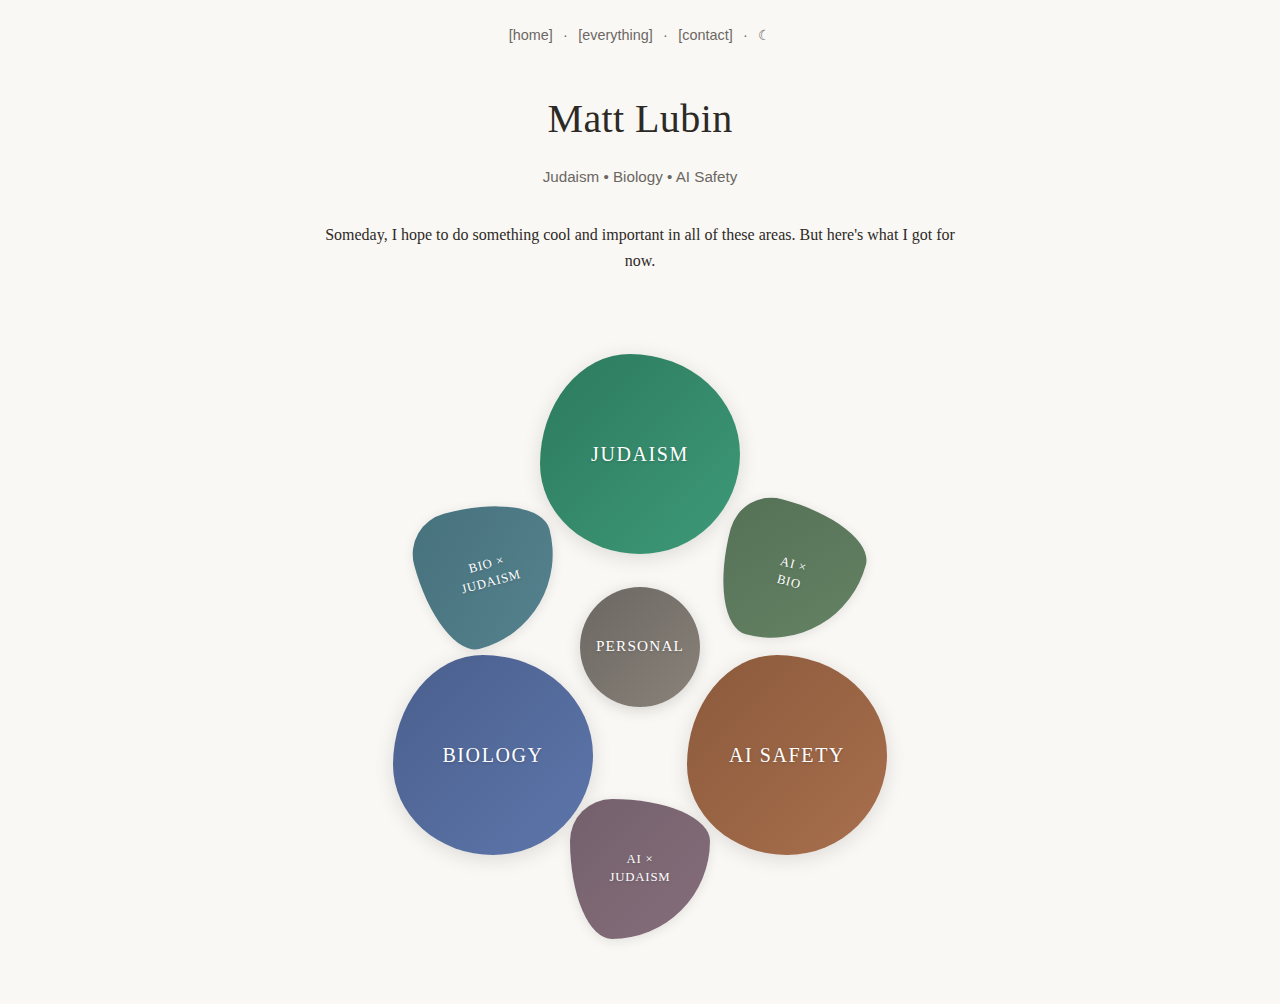
<file: index.html>
<!DOCTYPE html>
<html lang="en">
<head>
  <meta charset="utf-8">
  <meta name="viewport" content="width=device-width, initial-scale=1">
  <title>Matt Lubin</title>
  <meta name="description" content="Biologist • Science Writer • Rabbi • AI Safety Researcher">
  <style>
    /* Root variables for theming */
    :root {
      --bg-light: #faf8f5;
      --bg-dark: #1a1614;
      --text-light: #2d2a26;
      --text-dark: #e8e4df;
      --text-muted-light: #6b6762;
      --text-muted-dark: #9a9288;

      /* Main domain colors */
      --biology: #2d7a5e;
      --biology-light: #3d9a78;
      --ai-safety: #8b5a3c;
      --ai-safety-light: #a86f4d;
      --judaism: #4a5f8d;
      --judaism-light: #5d76ab;

      /* Crossover colors (blended) */
      --bio-ai: #4d6a4e;
      --bio-judaism: #3d6b76;
      --ai-judaism: #6d5965;
    }

    /* Default to light mode */
    :root {
      --bg: var(--bg-light);
      --text: var(--text-light);
      --text-muted: var(--text-muted-light);
    }

    /* Dark mode when class is applied */
    :root.dark {
      --bg: var(--bg-dark);
      --text: var(--text-dark);
      --text-muted: var(--text-muted-dark);
    }

    /* Respect system preference if no manual selection */
    /* Light mode is the default - dark mode only activates via toggle */

    * {
      margin: 0;
      padding: 0;
      box-sizing: border-box;
    }

    body {
      font-family: 'Iowan Old Style', 'Palatino Linotype', 'URW Palladio L', P052, serif;
      background-color: var(--bg);
      color: var(--text);
      line-height: 1.6;
      transition: background-color 0.3s ease, color 0.3s ease;
      min-height: 100vh;
      display: flex;
      flex-direction: column;
    }

    /* Hero section */
    .hero {
      text-align: center;
      padding: 1rem 2rem 1rem;
      max-width: 700px;
      margin: 0 auto;
    }

    .hero-title {
      font-size: 2.5rem;
      font-weight: 400;
      margin-bottom: 0.75rem;
      letter-spacing: 0.01em;
    }

    .hero-subtitle {
      font-size: 0.95rem;
      color: var(--text-muted);
      font-weight: 300;
      line-height: 1.8;
      font-family: -apple-system, BlinkMacSystemFont, 'Segoe UI', Roboto, sans-serif;
    }

    .words {
      text-align: center;
      padding: 1rem 2rem 1rem;
      max-width: 700px;
      margin: 0 auto;
    }

    /* Flower container */
    .flower-container {
      flex: 1;
      display: flex;
      align-items: center;
      justify-content: center;
      padding: 2rem;
      min-height: 650px;
    }

    .flower {
      position: relative;
      width: 650px;
      height: 650px;
      max-width: 95vw;
      max-height: 95vw;
    }

    /* Center button - personal */
    .flower-center {
      position: relative;
      top: 50%;
      left: 50%;
      transform: translate(-50%, -50%);
      width: 120px;
      height: 120px;
      background: linear-gradient(135deg, #6b6762 0%, #8a827a 100%);
      border-radius: 50%;
      display: flex;
      align-items: center;
      justify-content: center;
      color: white;
      text-decoration: none;
      font-size: 0.95rem;
      font-weight: 500;
      letter-spacing: 0.08em;
      box-shadow: 0 3px 15px rgba(0, 0, 0, 0.15);
      transition: all 0.4s cubic-bezier(0.4, 0, 0.2, 1);
      z-index: 3;
      cursor: pointer;
    }

    .flower-center:hover {
      transform: translate(-50%, -50%) scale(1.08);
      box-shadow: 0 6px 25px rgba(0, 0, 0, 0.25);
    }

    /* Base petal styling */
    .petal {
      position: absolute;
      display: flex;
      align-items: center;
      justify-content: center;
      text-decoration: none;
      color: #ffffff;
      text-align: center;
      transition: all 0.4s cubic-bezier(0.4, 0, 0.2, 1);
      z-index: 2;
      cursor: pointer;
      padding: 1.5rem;
    }

    /* Main petals - larger, more prominent */
    .petal-main {
      width: 200px;
      height: 200px;
      border-radius: 45% 55% 50% 50% / 55% 50% 50% 45%;
      font-size: 1.25rem;
      font-weight: 500;
      letter-spacing: 0.08em;
      box-shadow: 0 4px 20px rgba(0, 0, 0, 0.12);
    }

    /* Crossover petals - smaller, diamond-like */
    .petal-cross {
      width: 140px;
      height: 140px;
      border-radius: 30% 70% 70% 30% / 30% 30% 70% 70%;
      font-size: 0.8rem;
      font-weight: 400;
      letter-spacing: 0.06em;
      line-height: 1.4;
      box-shadow: 0 2px 12px rgba(0, 0, 0, 0.1);
      opacity: 0.95;
    }

    .petal:hover {
      transform: scale(1.05);
      box-shadow: 0 8px 30px rgba(0, 0, 0, 0.2);
      z-index: 10;
    }

    @media (prefers-reduced-motion: reduce) {
      .petal {
        transition: none;
      }
    }

    /* Individual petal colors and positions */

    /* BIOLOGY - top */
    .petal-biology {
      background: linear-gradient(135deg, var(--biology) 0%, var(--biology-light) 100%);
      top: 5%;
      left: 50%;
      transform: translateX(-50%);
    }
    .petal-biology:hover {
      transform: translateX(-50%) scale(1.05);
    }

    /* AI SAFETY - bottom right */
    .petal-ai {
      background: linear-gradient(135deg, var(--ai-safety) 0%, var(--ai-safety-light) 100%);
      bottom: 18%;
      right: 12%;
    }

    /* JUDAISM - bottom left */
    .petal-judaism {
      background: linear-gradient(135deg, var(--judaism) 0%, var(--judaism-light) 100%);
      bottom: 18%;
      left: 12%;
    }

    /* BIO × AI SAFETY - between biology and AI */
    .petal-bio-ai {
      background: linear-gradient(135deg, var(--bio-ai) 0%, #5d7d5e 100%);
      top: 28%;
      right: 16%;
      transform: rotate(15deg);
    }
    .petal-bio-ai:hover {
      transform: rotate(15deg) scale(1.05);
    }

    /* BIO × JUDAISM - between biology and judaism */
    .petal-bio-judaism {
      background: linear-gradient(135deg, var(--bio-judaism) 0%, #4d7d8a 100%);
      top: 28%;
      left: 16%;
      transform: rotate(-15deg);
    }
    .petal-bio-judaism:hover {
      transform: rotate(-15deg) scale(1.05);
    }

    /* AI × JUDAISM - between AI and judaism */
    .petal-ai-judaism {
      background: linear-gradient(135deg, var(--ai-judaism) 0%, #806775 100%);
      bottom: 5%;
      left: 50%;
      transform: translateX(-50%);
    }
    .petal-ai-judaism:hover {
      transform: translateX(-50%) scale(1.05);
    }

    .petal-text {
      display: block;
      text-shadow: 0 1px 3px rgba(0, 0, 0, 0.2);
    }

    /* Header */
    .site-header {
      padding: 1.5rem 2rem;
      text-align: center;
    }

    .header-nav {
      font-size: 0.9rem;
      color: var(--text-muted);
      font-family: -apple-system, BlinkMacSystemFont, 'Segoe UI', Roboto, sans-serif;
    }

    .header-nav a {
      color: var(--text-muted);
      text-decoration: none;
      margin: 0 0.4rem;
      transition: color 0.2s ease;
    }

    .header-nav a:hover {
      color: var(--text);
    }

    /* Theme toggle button */
    .theme-toggle {
      background: none;
      border: none;
      color: var(--text-muted);
      cursor: pointer;
      font-size: 0.9rem;
      font-family: -apple-system, BlinkMacSystemFont, 'Segoe UI', Roboto, sans-serif;
      padding: 0;
      margin: 0 0.4rem;
      transition: color 0.2s ease;
    }

    .theme-toggle:hover {
      color: var(--text);
    }

    /* Responsive adjustments */
    @media (max-width: 768px) {
      .hero-title {
        font-size: 2rem;
      }

      .hero-subtitle {
        font-size: 0.85rem;
      }

      .flower {
        width: 550px;
        height: 550px;
      }

      .petal-main {
        width: 170px;
        height: 170px;
        font-size: 1.05rem;
        padding: 1.2rem;
      }

      .petal-cross {
        width: 120px;
        height: 120px;
        font-size: 0.7rem;
        padding: 1rem;
      }

      .flower-center {
        width: 100px;
        height: 100px;
        font-size: 0.8rem;
      }
    }

    @media (max-width: 480px) {
      .hero {
        padding: 2rem 1rem 0.5rem;
      }

      .hero-title {
        font-size: 1.6rem;
      }

      .hero-subtitle {
        font-size: 0.8rem;
      }

      .flower {
        width: 420px;
        height: 420px;
      }

      .petal-main {
        width: 130px;
        height: 130px;
        font-size: 0.9rem;
        padding: 1rem;
      }

      .petal-cross {
        width: 95px;
        height: 95px;
        font-size: 0.6rem;
        padding: 0.75rem;
      }

      .flower-center {
        width: 80px;
        height: 80px;
        font-size: 0.7rem;
      }
    }
  </style>
</head>
<body>
  <header class="site-header">
    <nav class="header-nav">
      <a href="/index.html">[home]</a> ·
      <a href="/everything.html">[everything]</a> ·
      <a href="/contact.html">[contact]</a> ·
      <button class="theme-toggle" id="themeToggle" aria-label="Toggle theme">
        <span id="themeIcon">☾</span>
      </button>
    </nav>
  </header>

  <main>
    <div class="hero">
      <h1 class="hero-title">Matt Lubin</h1>
      <p class="hero-subtitle">Judaism • Biology • AI Safety</p>
    </div>

    <div class="words">
        <p> Someday, I hope to do something cool and important in all of these areas. But here's what I got for now.</p>
    </div>

    <div class="flower-container">
      <div class="flower">
        <!-- Main petals: larger, distinct -->
        <a href="/judaism" class="petal petal-main petal-biology">
          <span class="petal-text">JUDAISM</span>
        </a>

        <a href="/ai-safety" class="petal petal-main petal-ai">
          <span class="petal-text">AI SAFETY</span>
        </a>

        <a href="/biology" class="petal petal-main petal-judaism">
          <span class="petal-text">BIOLOGY</span>
        </a>

        <!-- Crossover petals: smaller, between main domains -->
        <a href="/bio-ai" class="petal petal-cross petal-bio-ai">
          <span class="petal-text">AI ×<br>BIO</span>
        </a>

        <a href="/bio-judaism" class="petal petal-cross petal-bio-judaism">
          <span class="petal-text">BIO ×<br>JUDAISM</span>
        </a>

        <a href="https://jewishai.me" class="petal petal-cross petal-ai-judaism">
          <span class="petal-text">AI ×<br>JUDAISM</span>
        </a>

        <!-- Center button -->
        <a href="/personal" class="flower-center">
          <span class="petal-text">PERSONAL</span>
        </a>
      </div>
    </div>
  </main>

  <script>
    // Theme toggle functionality
    const themeToggle = document.getElementById('themeToggle');
    const themeIcon = document.getElementById('themeIcon');
    const html = document.documentElement;

    // Check for saved theme preference or default to system preference
    const savedTheme = localStorage.getItem('theme');
    const systemPrefersDark = window.matchMedia('(prefers-color-scheme: dark)').matches;

    // Initialize theme
    if (savedTheme === 'dark') {
      html.classList.add('dark');
      themeIcon.textContent = '☀';
    } else if (savedTheme === 'light') {
      html.classList.add('light');
      themeIcon.textContent = '☾';
    } else if (systemPrefersDark) {
      themeIcon.textContent = '☀';
    }

    // Toggle theme on button click
    themeToggle.addEventListener('click', () => {
      if (html.classList.contains('dark')) {
        html.classList.remove('dark');
        html.classList.add('light');
        localStorage.setItem('theme', 'light');
        themeIcon.textContent = '☾';
      } else {
        html.classList.remove('light');
        html.classList.add('dark');
        localStorage.setItem('theme', 'dark');
        themeIcon.textContent = '☀';
      }
    });
  </script>
</body>
</html>
</file>
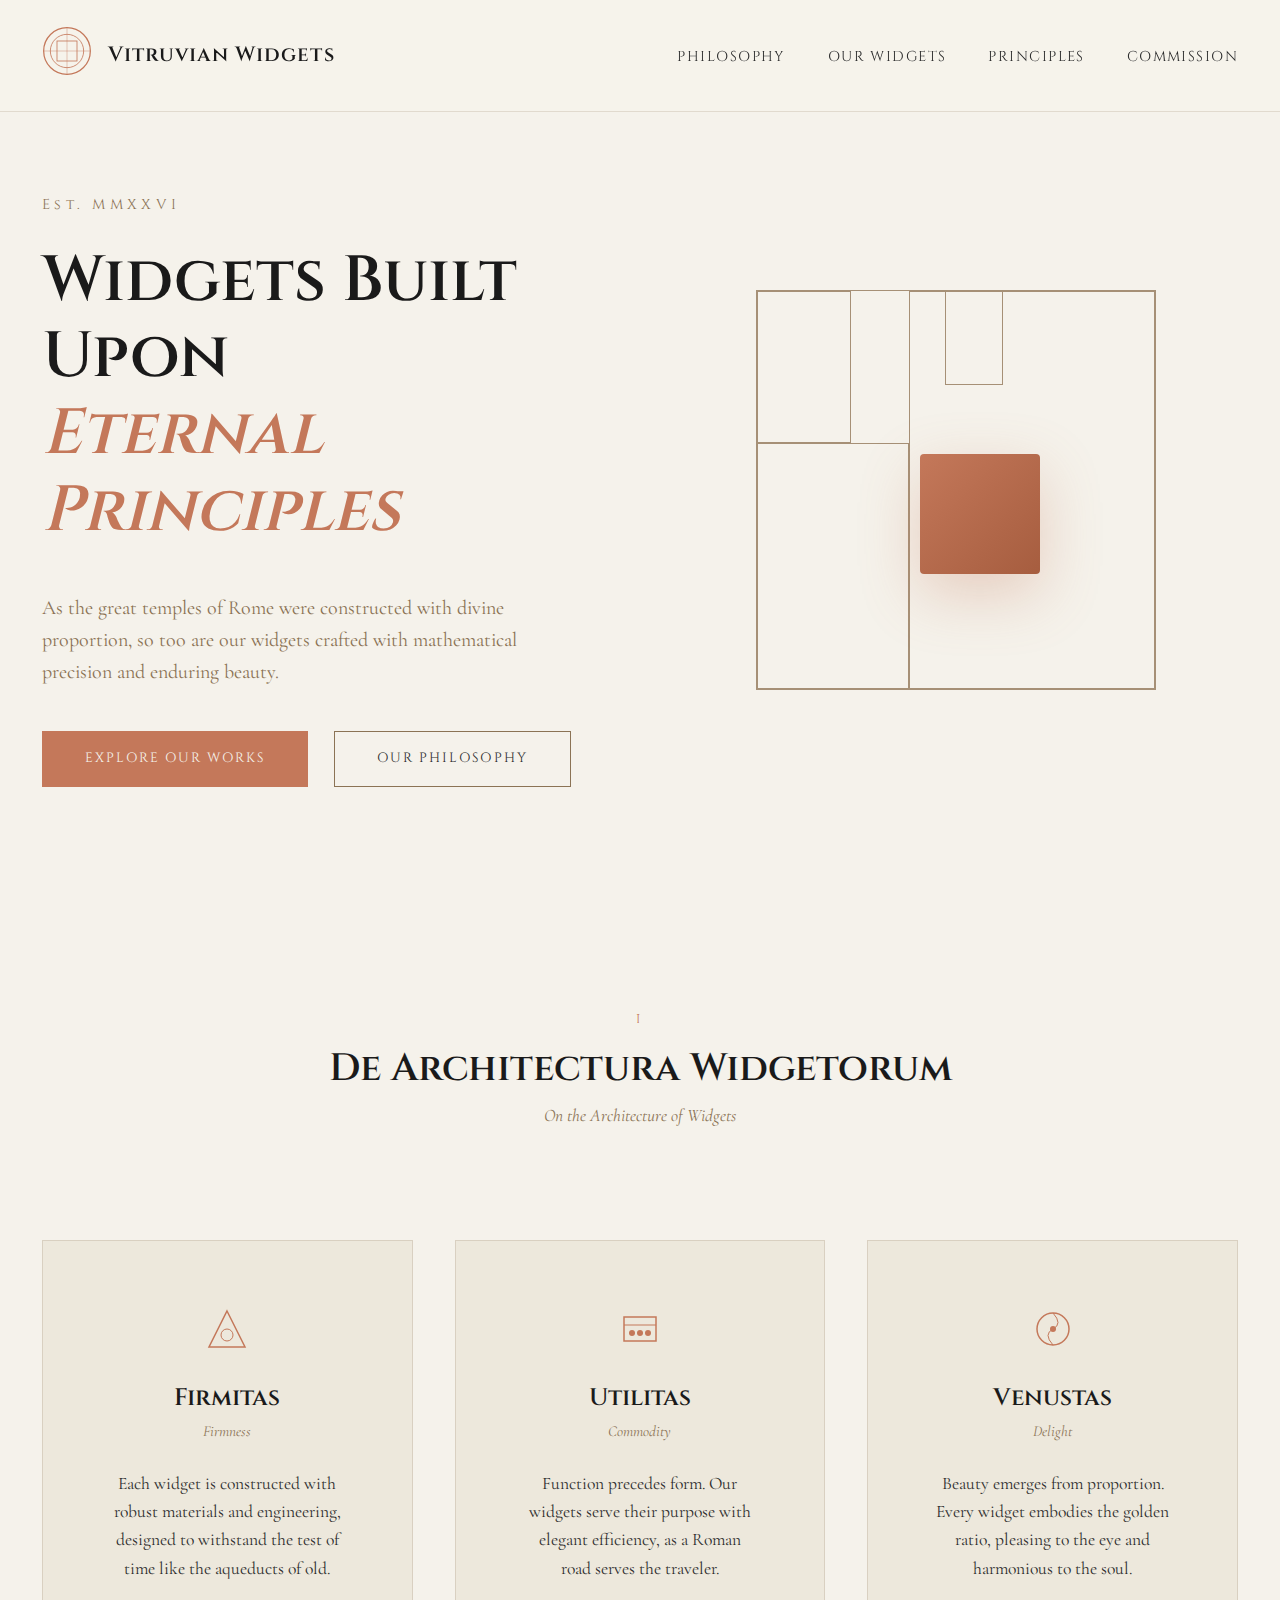
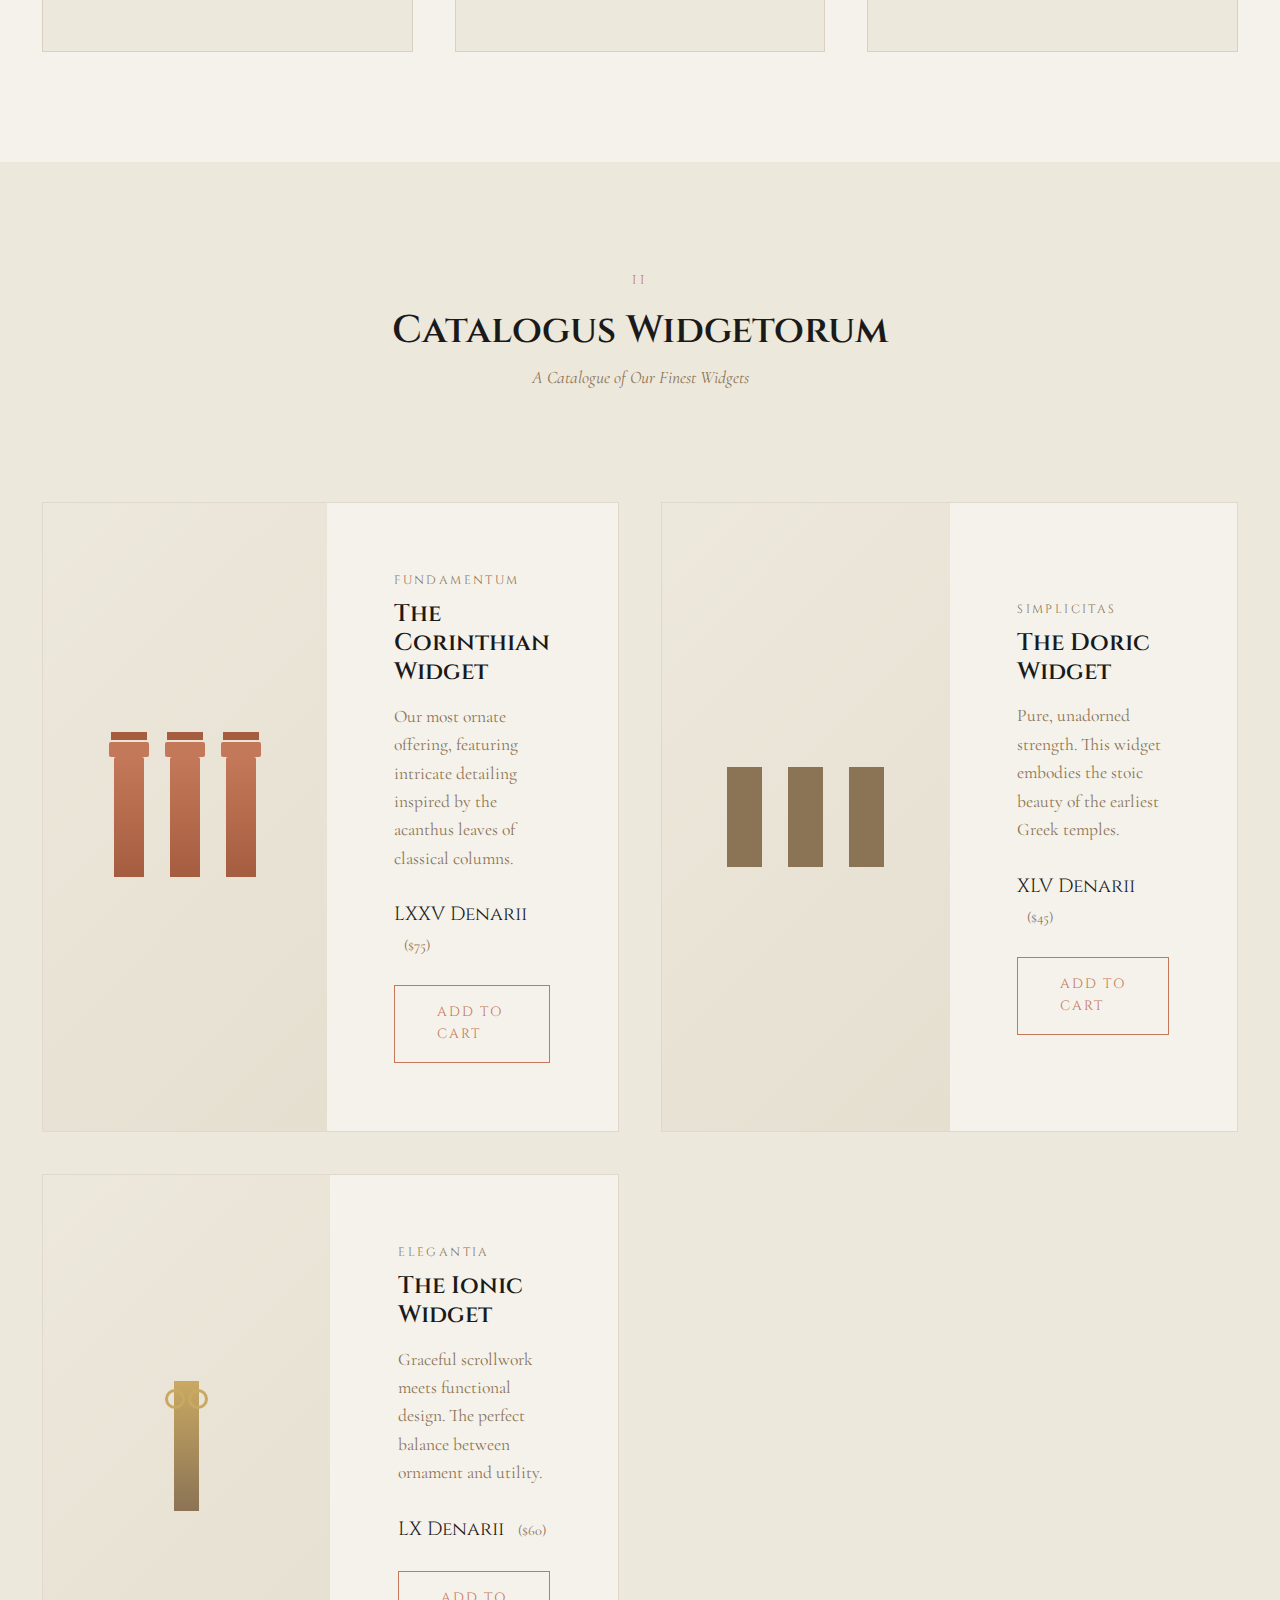
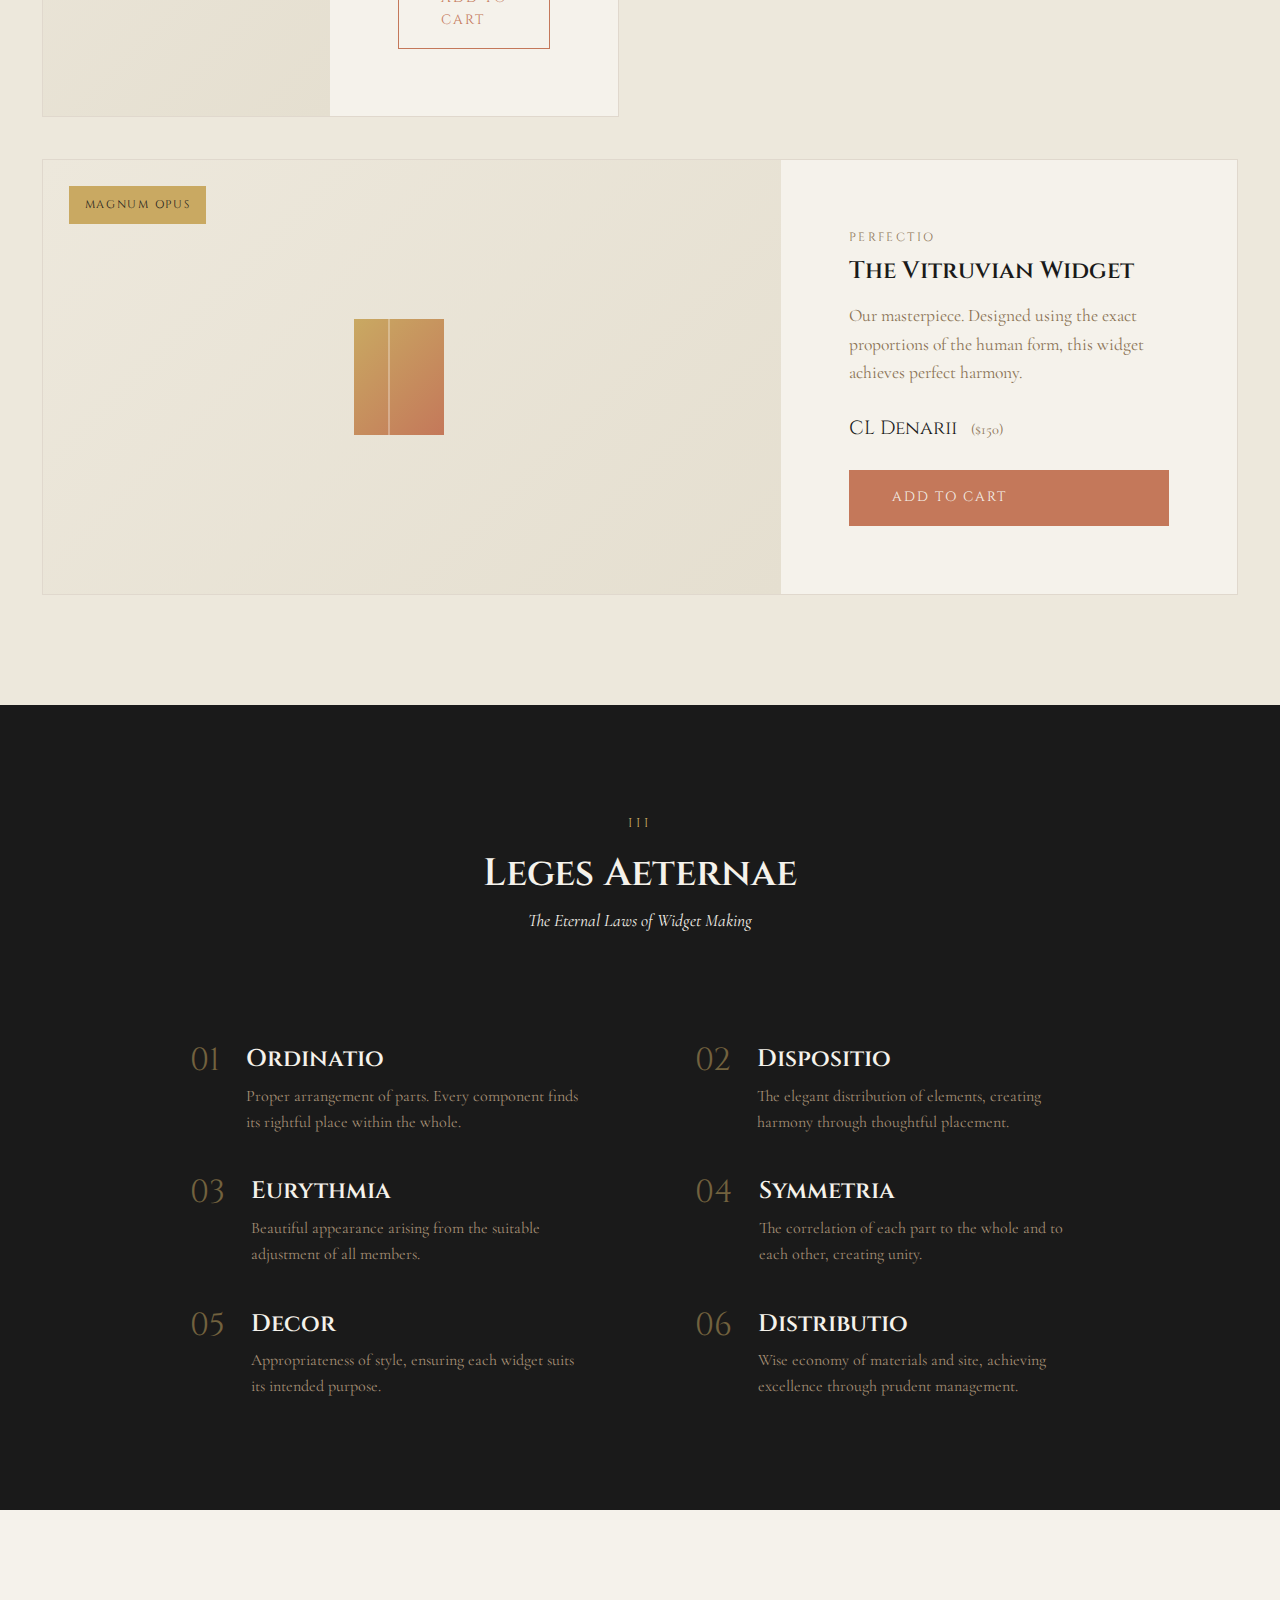
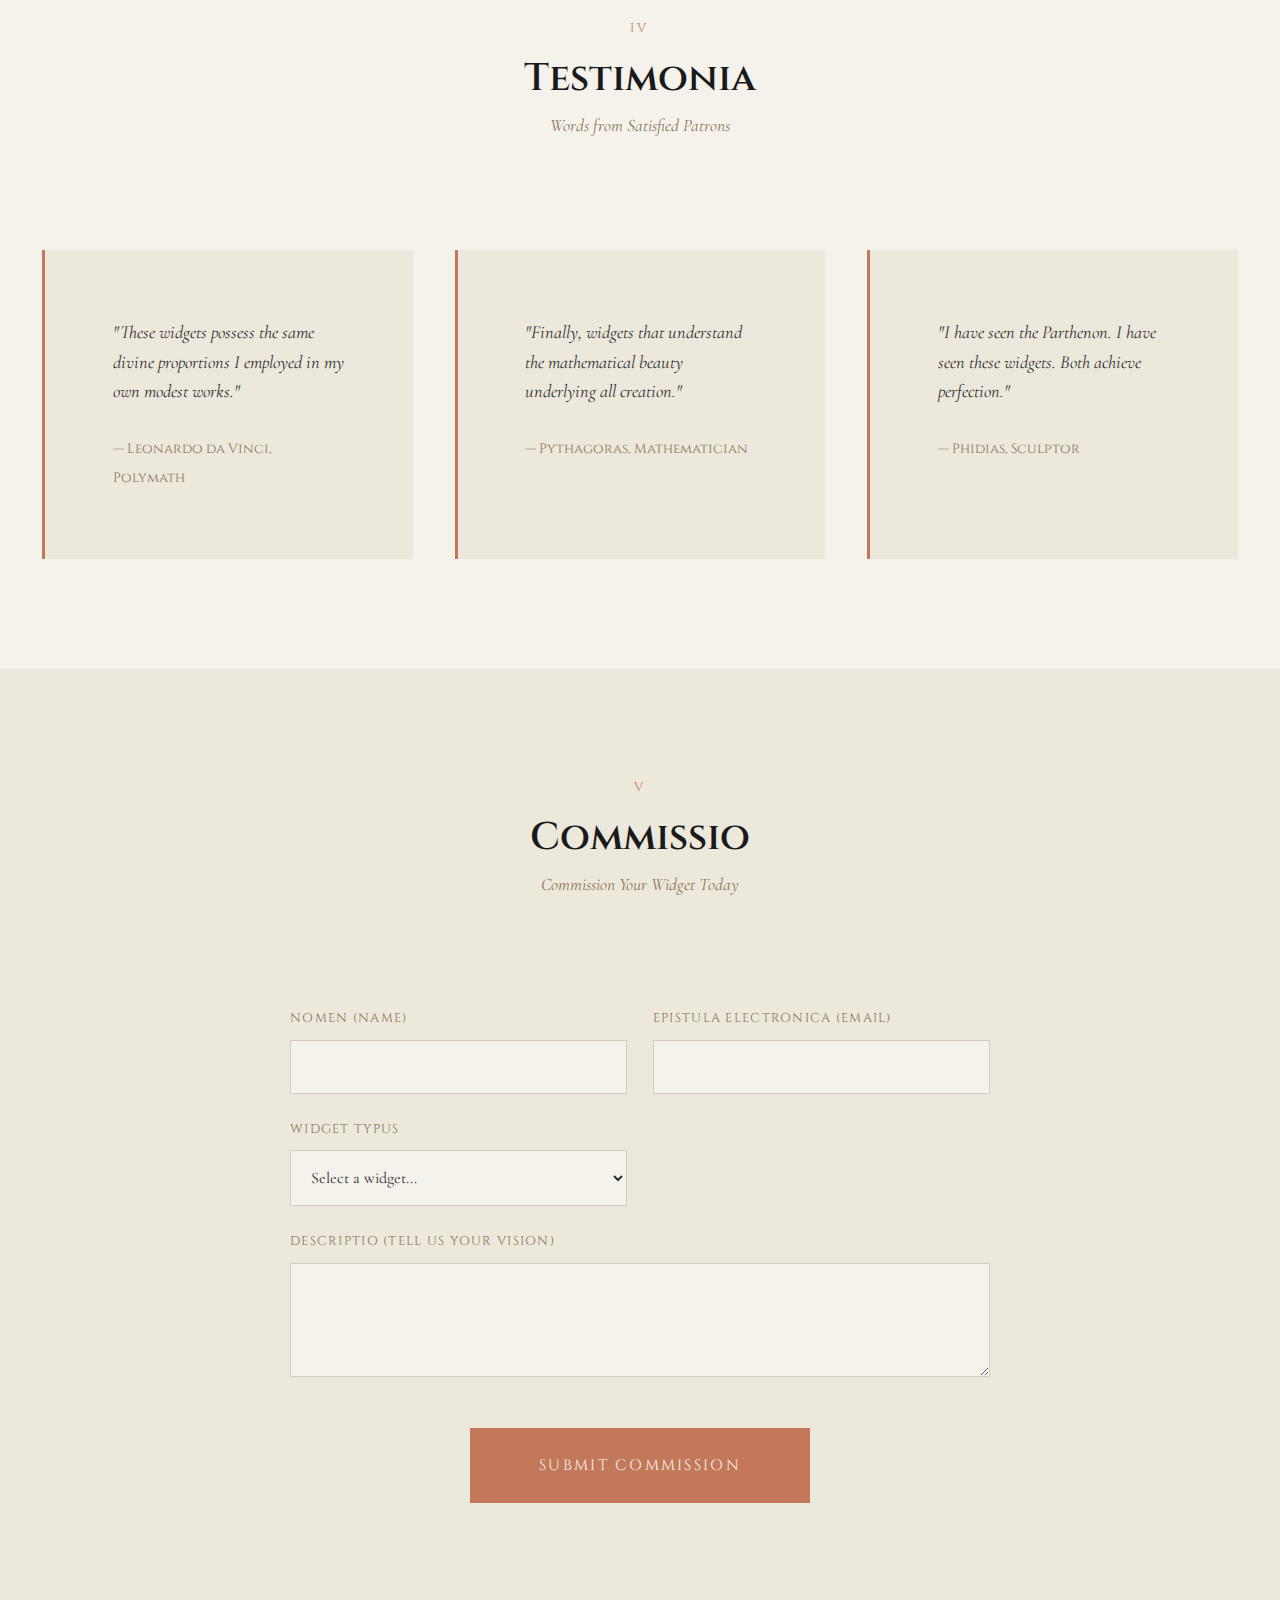
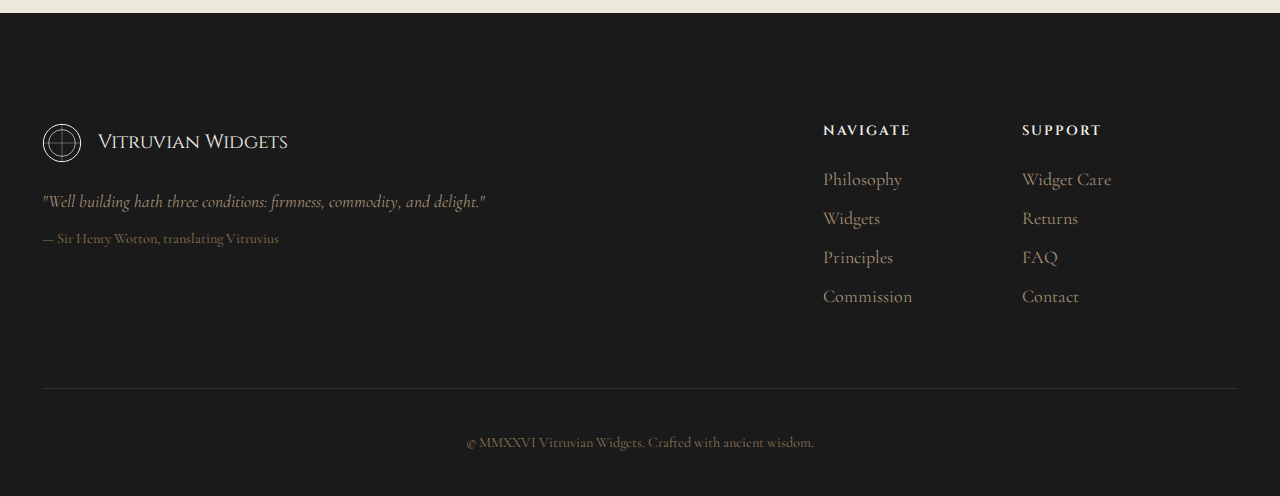
<file: vitruvius-widgets/index.html>
<!DOCTYPE html>
<html lang="en">
<head>
    <meta charset="UTF-8">
    <meta name="viewport" content="width=device-width, initial-scale=1.0">
    <title>Vitruvian Widgets — Crafted with Ancient Wisdom</title>
    <link rel="icon" type="image/svg+xml" href="favicon.svg">
    <link rel="preconnect" href="https://fonts.googleapis.com">
    <link rel="preconnect" href="https://fonts.gstatic.com" crossorigin>
    <link href="https://fonts.googleapis.com/css2?family=Cinzel:wght@400;600;700&family=Cormorant+Garamond:ital,wght@0,400;0,500;0,600;1,400&display=swap" rel="stylesheet">
    <link rel="stylesheet" href="styles.css">
</head>
<body>
    <!-- Header with Classical Navigation -->
    <header class="header">
        <nav class="nav">
            <div class="logo">
                <div class="logo-icon">
                    <svg viewBox="0 0 60 60" width="50" height="50">
                        <circle cx="30" cy="30" r="28" fill="none" stroke="currentColor" stroke-width="1.5"/>
                        <circle cx="30" cy="30" r="20" fill="none" stroke="currentColor" stroke-width="1"/>
                        <line x1="30" y1="2" x2="30" y2="58" stroke="currentColor" stroke-width="0.5"/>
                        <line x1="2" y1="30" x2="58" y2="30" stroke="currentColor" stroke-width="0.5"/>
                        <rect x="18" y="18" width="24" height="24" fill="none" stroke="currentColor" stroke-width="1"/>
                    </svg>
                </div>
                <span class="logo-text">Vitruvian Widgets</span>
            </div>
            <ul class="nav-links">
                <li><a href="#philosophy">Philosophy</a></li>
                <li><a href="#widgets">Our Widgets</a></li>
                <li><a href="#principles">Principles</a></li>
                <li><a href="#contact">Commission</a></li>
            </ul>
        </nav>
    </header>

    <!-- Hero Section with Golden Ratio Layout -->
    <section class="hero">
        <div class="hero-content">
            <p class="hero-subtitle">Est. MMXXVI</p>
            <h1 class="hero-title">Widgets Built Upon<br><em>Eternal Principles</em></h1>
            <p class="hero-description">
                As the great temples of Rome were constructed with divine proportion,
                so too are our widgets crafted with mathematical precision and enduring beauty.
            </p>
            <div class="hero-buttons">
                <a href="#widgets" class="btn btn-primary">Explore Our Works</a>
                <a href="#philosophy" class="btn btn-secondary">Our Philosophy</a>
            </div>
        </div>
        <div class="hero-illustration">
            <div class="golden-spiral">
                <div class="spiral-segment s1"></div>
                <div class="spiral-segment s2"></div>
                <div class="spiral-segment s3"></div>
                <div class="spiral-segment s4"></div>
                <div class="widget-showcase">
                    <div class="showcase-widget"></div>
                </div>
            </div>
        </div>
    </section>

    <!-- Philosophy Section -->
    <section id="philosophy" class="philosophy">
        <div class="section-header">
            <span class="section-numeral">I</span>
            <h2>De Architectura Widgetorum</h2>
            <p class="section-subtitle">On the Architecture of Widgets</p>
        </div>
        <div class="philosophy-grid">
            <div class="philosophy-card">
                <div class="card-icon">
                    <svg viewBox="0 0 40 40" width="40" height="40">
                        <polygon points="20,2 38,38 2,38" fill="none" stroke="currentColor" stroke-width="1.5"/>
                        <circle cx="20" cy="26" r="6" fill="none" stroke="currentColor" stroke-width="1"/>
                    </svg>
                </div>
                <h3>Firmitas</h3>
                <p class="latin-subtitle">Firmness</p>
                <p>Each widget is constructed with robust materials and engineering, designed to withstand the test of time like the aqueducts of old.</p>
            </div>
            <div class="philosophy-card">
                <div class="card-icon">
                    <svg viewBox="0 0 40 40" width="40" height="40">
                        <rect x="4" y="8" width="32" height="24" fill="none" stroke="currentColor" stroke-width="1.5"/>
                        <line x1="4" y1="16" x2="36" y2="16" stroke="currentColor" stroke-width="1"/>
                        <circle cx="12" cy="24" r="3" fill="currentColor"/>
                        <circle cx="20" cy="24" r="3" fill="currentColor"/>
                        <circle cx="28" cy="24" r="3" fill="currentColor"/>
                    </svg>
                </div>
                <h3>Utilitas</h3>
                <p class="latin-subtitle">Commodity</p>
                <p>Function precedes form. Our widgets serve their purpose with elegant efficiency, as a Roman road serves the traveler.</p>
            </div>
            <div class="philosophy-card">
                <div class="card-icon">
                    <svg viewBox="0 0 40 40" width="40" height="40">
                        <circle cx="20" cy="20" r="16" fill="none" stroke="currentColor" stroke-width="1.5"/>
                        <path d="M20 4 Q30 15 20 20 Q10 25 20 36" fill="none" stroke="currentColor" stroke-width="1"/>
                        <circle cx="20" cy="20" r="3" fill="currentColor"/>
                    </svg>
                </div>
                <h3>Venustas</h3>
                <p class="latin-subtitle">Delight</p>
                <p>Beauty emerges from proportion. Every widget embodies the golden ratio, pleasing to the eye and harmonious to the soul.</p>
            </div>
        </div>
    </section>

    <!-- Widgets Showcase -->
    <section id="widgets" class="widgets">
        <div class="section-header">
            <span class="section-numeral">II</span>
            <h2>Catalogus Widgetorum</h2>
            <p class="section-subtitle">A Catalogue of Our Finest Widgets</p>
        </div>
        <div class="widgets-grid">
            <article class="widget-card">
                <div class="widget-image">
                    <div class="widget-placeholder classical">
                        <div class="column"></div>
                        <div class="column"></div>
                        <div class="column"></div>
                    </div>
                </div>
                <div class="widget-content">
                    <span class="widget-category">Fundamentum</span>
                    <h3>The Corinthian Widget</h3>
                    <p>Our most ornate offering, featuring intricate detailing inspired by the acanthus leaves of classical columns.</p>
                    <div class="widget-price">
                        <span class="price">LXXV Denarii</span>
                        <span class="price-modern">($75)</span>
                    </div>
                    <a href="#" class="btn btn-outline">Add to Cart</a>
                </div>
            </article>
            <article class="widget-card">
                <div class="widget-image">
                    <div class="widget-placeholder doric">
                        <div class="column simple"></div>
                        <div class="column simple"></div>
                        <div class="column simple"></div>
                    </div>
                </div>
                <div class="widget-content">
                    <span class="widget-category">Simplicitas</span>
                    <h3>The Doric Widget</h3>
                    <p>Pure, unadorned strength. This widget embodies the stoic beauty of the earliest Greek temples.</p>
                    <div class="widget-price">
                        <span class="price">XLV Denarii</span>
                        <span class="price-modern">($45)</span>
                    </div>
                    <a href="#" class="btn btn-outline">Add to Cart</a>
                </div>
            </article>
            <article class="widget-card">
                <div class="widget-image">
                    <div class="widget-placeholder ionic">
                        <div class="scroll left"></div>
                        <div class="column elegant"></div>
                        <div class="scroll right"></div>
                    </div>
                </div>
                <div class="widget-content">
                    <span class="widget-category">Elegantia</span>
                    <h3>The Ionic Widget</h3>
                    <p>Graceful scrollwork meets functional design. The perfect balance between ornament and utility.</p>
                    <div class="widget-price">
                        <span class="price">LX Denarii</span>
                        <span class="price-modern">($60)</span>
                    </div>
                    <a href="#" class="btn btn-outline">Add to Cart</a>
                </div>
            </article>
            <article class="widget-card featured">
                <div class="widget-image">
                    <div class="widget-placeholder golden">
                        <div class="golden-rect"></div>
                        <div class="golden-overlay"></div>
                    </div>
                    <span class="featured-badge">Magnum Opus</span>
                </div>
                <div class="widget-content">
                    <span class="widget-category">Perfectio</span>
                    <h3>The Vitruvian Widget</h3>
                    <p>Our masterpiece. Designed using the exact proportions of the human form, this widget achieves perfect harmony.</p>
                    <div class="widget-price">
                        <span class="price">CL Denarii</span>
                        <span class="price-modern">($150)</span>
                    </div>
                    <a href="#" class="btn btn-primary">Add to Cart</a>
                </div>
            </article>
        </div>
    </section>

    <!-- Principles Section -->
    <section id="principles" class="principles">
        <div class="section-header light">
            <span class="section-numeral">III</span>
            <h2>Leges Aeternae</h2>
            <p class="section-subtitle">The Eternal Laws of Widget Making</p>
        </div>
        <div class="principles-content">
            <div class="principle">
                <span class="principle-number">01</span>
                <div class="principle-text">
                    <h3>Ordinatio</h3>
                    <p>Proper arrangement of parts. Every component finds its rightful place within the whole.</p>
                </div>
            </div>
            <div class="principle">
                <span class="principle-number">02</span>
                <div class="principle-text">
                    <h3>Dispositio</h3>
                    <p>The elegant distribution of elements, creating harmony through thoughtful placement.</p>
                </div>
            </div>
            <div class="principle">
                <span class="principle-number">03</span>
                <div class="principle-text">
                    <h3>Eurythmia</h3>
                    <p>Beautiful appearance arising from the suitable adjustment of all members.</p>
                </div>
            </div>
            <div class="principle">
                <span class="principle-number">04</span>
                <div class="principle-text">
                    <h3>Symmetria</h3>
                    <p>The correlation of each part to the whole and to each other, creating unity.</p>
                </div>
            </div>
            <div class="principle">
                <span class="principle-number">05</span>
                <div class="principle-text">
                    <h3>Decor</h3>
                    <p>Appropriateness of style, ensuring each widget suits its intended purpose.</p>
                </div>
            </div>
            <div class="principle">
                <span class="principle-number">06</span>
                <div class="principle-text">
                    <h3>Distributio</h3>
                    <p>Wise economy of materials and site, achieving excellence through prudent management.</p>
                </div>
            </div>
        </div>
    </section>

    <!-- Testimonials -->
    <section class="testimonials">
        <div class="section-header">
            <span class="section-numeral">IV</span>
            <h2>Testimonia</h2>
            <p class="section-subtitle">Words from Satisfied Patrons</p>
        </div>
        <div class="testimonials-grid">
            <blockquote class="testimonial">
                <p>"These widgets possess the same divine proportions I employed in my own modest works."</p>
                <cite>— Leonardo da Vinci, Polymath</cite>
            </blockquote>
            <blockquote class="testimonial">
                <p>"Finally, widgets that understand the mathematical beauty underlying all creation."</p>
                <cite>— Pythagoras, Mathematician</cite>
            </blockquote>
            <blockquote class="testimonial">
                <p>"I have seen the Parthenon. I have seen these widgets. Both achieve perfection."</p>
                <cite>— Phidias, Sculptor</cite>
            </blockquote>
        </div>
    </section>

    <!-- Contact/Commission Section -->
    <section id="contact" class="contact">
        <div class="contact-content">
            <div class="section-header">
                <span class="section-numeral">V</span>
                <h2>Commissio</h2>
                <p class="section-subtitle">Commission Your Widget Today</p>
            </div>
            <form class="contact-form">
                <div class="form-group">
                    <label for="name">Nomen (Name)</label>
                    <input type="text" id="name" name="name" required>
                </div>
                <div class="form-group">
                    <label for="email">Epistula Electronica (Email)</label>
                    <input type="email" id="email" name="email" required>
                </div>
                <div class="form-group">
                    <label for="widget-type">Widget Typus</label>
                    <select id="widget-type" name="widget-type">
                        <option value="">Select a widget...</option>
                        <option value="corinthian">The Corinthian Widget</option>
                        <option value="doric">The Doric Widget</option>
                        <option value="ionic">The Ionic Widget</option>
                        <option value="vitruvian">The Vitruvian Widget</option>
                        <option value="custom">Custom Commission</option>
                    </select>
                </div>
                <div class="form-group full-width">
                    <label for="message">Descriptio (Tell us your vision)</label>
                    <textarea id="message" name="message" rows="4"></textarea>
                </div>
                <button type="submit" class="btn btn-primary btn-large">Submit Commission</button>
            </form>
        </div>
    </section>

    <!-- Footer -->
    <footer class="footer">
        <div class="footer-content">
            <div class="footer-main">
                <div class="footer-logo">
                    <svg viewBox="0 0 60 60" width="40" height="40">
                        <circle cx="30" cy="30" r="28" fill="none" stroke="currentColor" stroke-width="1.5"/>
                        <circle cx="30" cy="30" r="20" fill="none" stroke="currentColor" stroke-width="1"/>
                        <line x1="30" y1="2" x2="30" y2="58" stroke="currentColor" stroke-width="0.5"/>
                        <line x1="2" y1="30" x2="58" y2="30" stroke="currentColor" stroke-width="0.5"/>
                    </svg>
                    <span>Vitruvian Widgets</span>
                </div>
                <p class="footer-quote">"Well building hath three conditions: firmness, commodity, and delight."</p>
                <p class="footer-attribution">— Sir Henry Wotton, translating Vitruvius</p>
            </div>
            <div class="footer-links">
                <div class="footer-column">
                    <h4>Navigate</h4>
                    <ul>
                        <li><a href="#philosophy">Philosophy</a></li>
                        <li><a href="#widgets">Widgets</a></li>
                        <li><a href="#principles">Principles</a></li>
                        <li><a href="#contact">Commission</a></li>
                    </ul>
                </div>
                <div class="footer-column">
                    <h4>Support</h4>
                    <ul>
                        <li><a href="#">Widget Care</a></li>
                        <li><a href="#">Returns</a></li>
                        <li><a href="#">FAQ</a></li>
                        <li><a href="#">Contact</a></li>
                    </ul>
                </div>
            </div>
        </div>
        <div class="footer-bottom">
            <p>&copy; MMXXVI Vitruvian Widgets. Crafted with ancient wisdom.</p>
        </div>
    </footer>
</body>
</html>
</file>
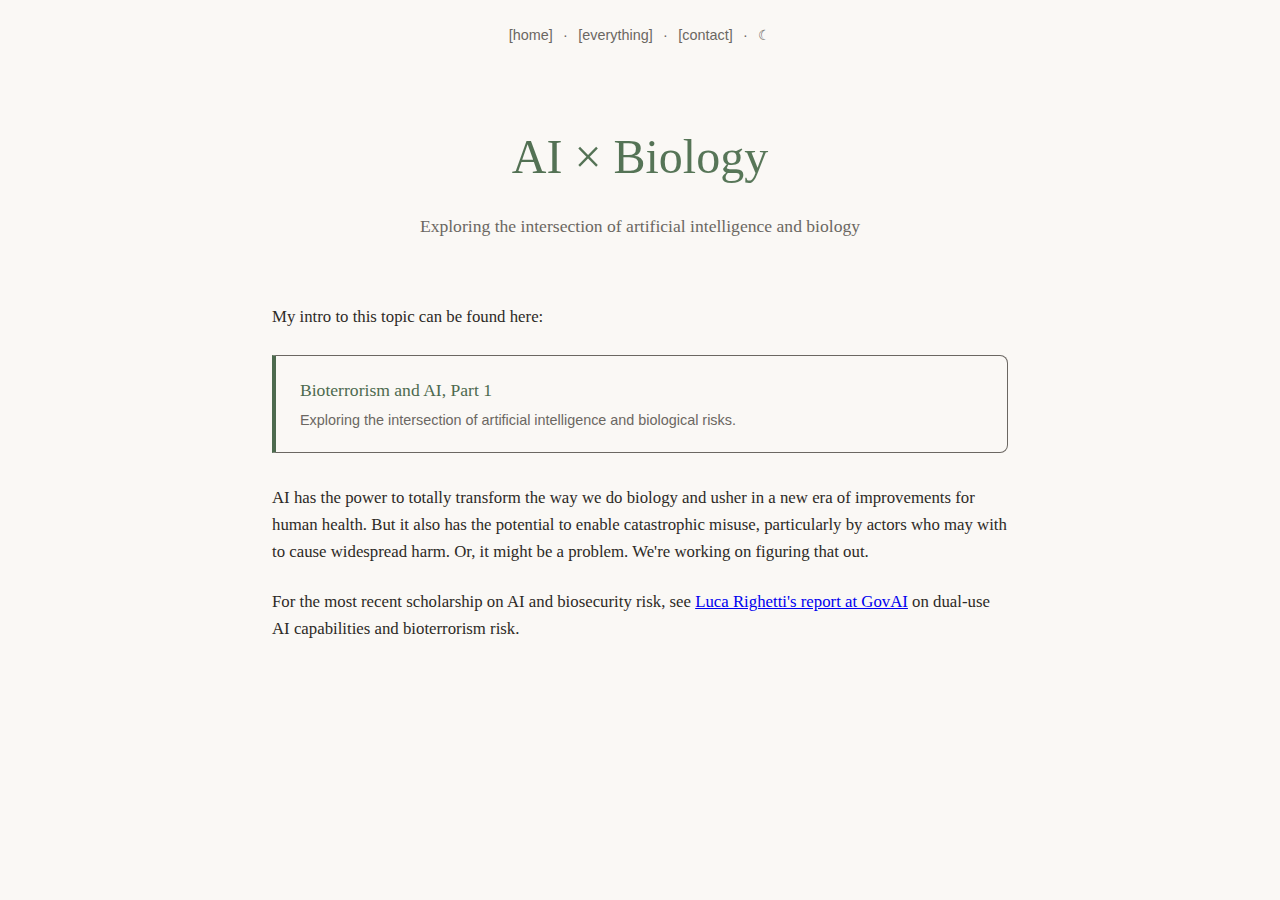
<file: ai-bio.html>
<!DOCTYPE html>
<html lang="en">
<head>
  <meta charset="utf-8">
  <meta name="viewport" content="width=device-width, initial-scale=1">
  <title>AI × Biology - Matt Lubin</title>
  <meta name="description" content="Exploring the intersection of artificial intelligence and biology">
  <style>
    /* Root variables for theming */
    :root {
      --bg-light: #faf8f5;
      --bg-dark: #1a1614;
      --text-light: #2d2a26;
      --text-dark: #e8e4df;
      --text-muted-light: #6b6762;
      --text-muted-dark: #9a9288;
      --bio-ai: #4d6a4e;
      --bio-ai-light: #5d7d5e;
    }

    :root {
      --bg: var(--bg-light);
      --text: var(--text-light);
      --text-muted: var(--text-muted-light);
    }

    :root.dark {
      --bg: var(--bg-dark);
      --text: var(--text-dark);
      --text-muted: var(--text-muted-dark);
    }

    /* Light mode is the default - dark mode only activates via toggle */

    * {
      margin: 0;
      padding: 0;
      box-sizing: border-box;
    }

    body {
      font-family: 'Iowan Old Style', 'Palatino Linotype', 'URW Palladio L', P052, serif;
      background-color: var(--bg);
      color: var(--text);
      line-height: 1.6;
      transition: background-color 0.3s ease, color 0.3s ease;
      min-height: 100vh;
      display: flex;
      flex-direction: column;
    }

    .site-header {
      padding: 1.5rem 2rem;
      text-align: center;
    }

    .header-nav {
      font-size: 0.9rem;
      color: var(--text-muted);
      font-family: -apple-system, BlinkMacSystemFont, 'Segoe UI', Roboto, sans-serif;
    }

    .header-nav a {
      color: var(--text-muted);
      text-decoration: none;
      margin: 0 0.4rem;
      transition: color 0.2s ease;
    }

    .header-nav a:hover {
      color: var(--text);
    }

    .theme-toggle {
      background: none;
      border: none;
      color: var(--text-muted);
      cursor: pointer;
      font-size: 0.9rem;
      font-family: -apple-system, BlinkMacSystemFont, 'Segoe UI', Roboto, sans-serif;
      padding: 0;
      margin: 0 0.4rem;
      transition: color 0.2s ease;
    }

    .theme-toggle:hover {
      color: var(--text);
    }

    .page-hero {
      text-align: center;
      padding: 3rem 2rem 2rem;
      max-width: 800px;
      margin: 0 auto;
    }

    .page-title {
      font-size: 3rem;
      font-weight: 400;
      margin-bottom: 1rem;
      background: linear-gradient(135deg, var(--bio-ai) 0%, var(--bio-ai-light) 100%);
      -webkit-background-clip: text;
      -webkit-text-fill-color: transparent;
      background-clip: text;
    }

    .page-subtitle {
      font-size: 1.1rem;
      color: var(--text-muted);
      font-weight: 300;
      max-width: 600px;
      margin: 0 auto;
    }

    .content {
      max-width: 800px;
      margin: 2rem auto;
      padding: 0 2rem 4rem;
    }

    .content p {
      margin-bottom: 1.5rem;
      font-size: 1.05rem;
    }

    /* Link card styles */
    .link-card {
      display: block;
      padding: 1.25rem 1.5rem;
      background: var(--bg);
      border: 1px solid var(--text-muted);
      border-left: 4px solid var(--bio-ai);
      border-radius: 0 8px 8px 0;
      text-decoration: none;
      color: var(--text);
      transition: all 0.2s ease;
      margin-bottom: 2rem;
    }

    .link-card:hover {
      border-left-color: var(--bio-ai-light);
      background: linear-gradient(90deg, rgba(77, 106, 78, 0.08) 0%, transparent 100%);
      transform: translateX(4px);
    }

    :root.dark .link-card:hover {
      background: linear-gradient(90deg, rgba(93, 125, 94, 0.12) 0%, transparent 100%);
    }

    @media (prefers-color-scheme: dark) {
      :root:not(.light) .link-card:hover {
        background: linear-gradient(90deg, rgba(93, 125, 94, 0.12) 0%, transparent 100%);
      }
    }

    .link-card-title {
      font-size: 1.1rem;
      font-weight: 500;
      margin-bottom: 0.3rem;
      color: var(--bio-ai);
    }

    :root.dark .link-card-title {
      color: var(--bio-ai-light);
    }

    @media (prefers-color-scheme: dark) {
      :root:not(.light) .link-card-title {
        color: var(--bio-ai-light);
      }
    }

    .link-card-description {
      font-size: 0.9rem;
      color: var(--text-muted);
      font-family: -apple-system, BlinkMacSystemFont, 'Segoe UI', Roboto, sans-serif;
    }

    @media (max-width: 768px) {
      .page-title {
        font-size: 2.2rem;
      }

      .page-subtitle {
        font-size: 1rem;
      }

      .content p {
        font-size: 1rem;
      }
    }
  </style>
</head>
<body>
  <header class="site-header">
    <nav class="header-nav">
      <a href="/index.html">[home]</a> ·
      <a href="/everything.html">[everything]</a> ·
      <a href="/contact.html">[contact]</a> ·
      <button class="theme-toggle" id="themeToggle" aria-label="Toggle theme">
        <span id="themeIcon">☾</span>
      </button>
    </nav>
  </header>

  <main>
    <div class="page-hero">
      <h1 class="page-title">AI × Biology</h1>
      <p class="page-subtitle">Exploring the intersection of artificial intelligence and biology</p>
    </div>
    <div class="content">
      <p> My intro to this topic can be found here:</p>

      <a href="https://mattsbiodefense.substack.com/p/bioterrorism-and-ai-part-1" class="link-card">
        <div class="link-card-title">Bioterrorism and AI, Part 1</div>
        <div class="link-card-description">Exploring the intersection of artificial intelligence and biological risks.</div>
      </a>

      <p>AI has the power to totally transform the way we do biology and usher in a new era of improvements for human health. But it also has the potential to enable catastrophic misuse, particularly by actors who may with to cause widespread harm. Or, it might be a problem. 
        We're working on figuring that out.</p>
      <p>For the most recent scholarship on AI and biosecurity risk, see <a href="https://cdn.governance.ai/Dual-Use_AI_Capabilities_and_the_Risk_of_Bioterrorism.pdf">Luca Righetti's report at GovAI</a> on dual-use AI capabilities and bioterrorism risk.</p>
    </div>
  </main>

  <script>
    const themeToggle = document.getElementById('themeToggle');
    const themeIcon = document.getElementById('themeIcon');
    const html = document.documentElement;

    const savedTheme = localStorage.getItem('theme');
    const systemPrefersDark = window.matchMedia('(prefers-color-scheme: dark)').matches;

    if (savedTheme === 'dark') {
      html.classList.add('dark');
      themeIcon.textContent = '☀';
    } else if (savedTheme === 'light') {
      html.classList.add('light');
      themeIcon.textContent = '☾';
    } else if (systemPrefersDark) {
      themeIcon.textContent = '☀';
    }

    themeToggle.addEventListener('click', () => {
      if (html.classList.contains('dark')) {
        html.classList.remove('dark');
        html.classList.add('light');
        localStorage.setItem('theme', 'light');
        themeIcon.textContent = '☾';
      } else {
        html.classList.remove('light');
        html.classList.add('dark');
        localStorage.setItem('theme', 'dark');
        themeIcon.textContent = '☀';
      }
    });
  </script>
</body>
</html>
</file>
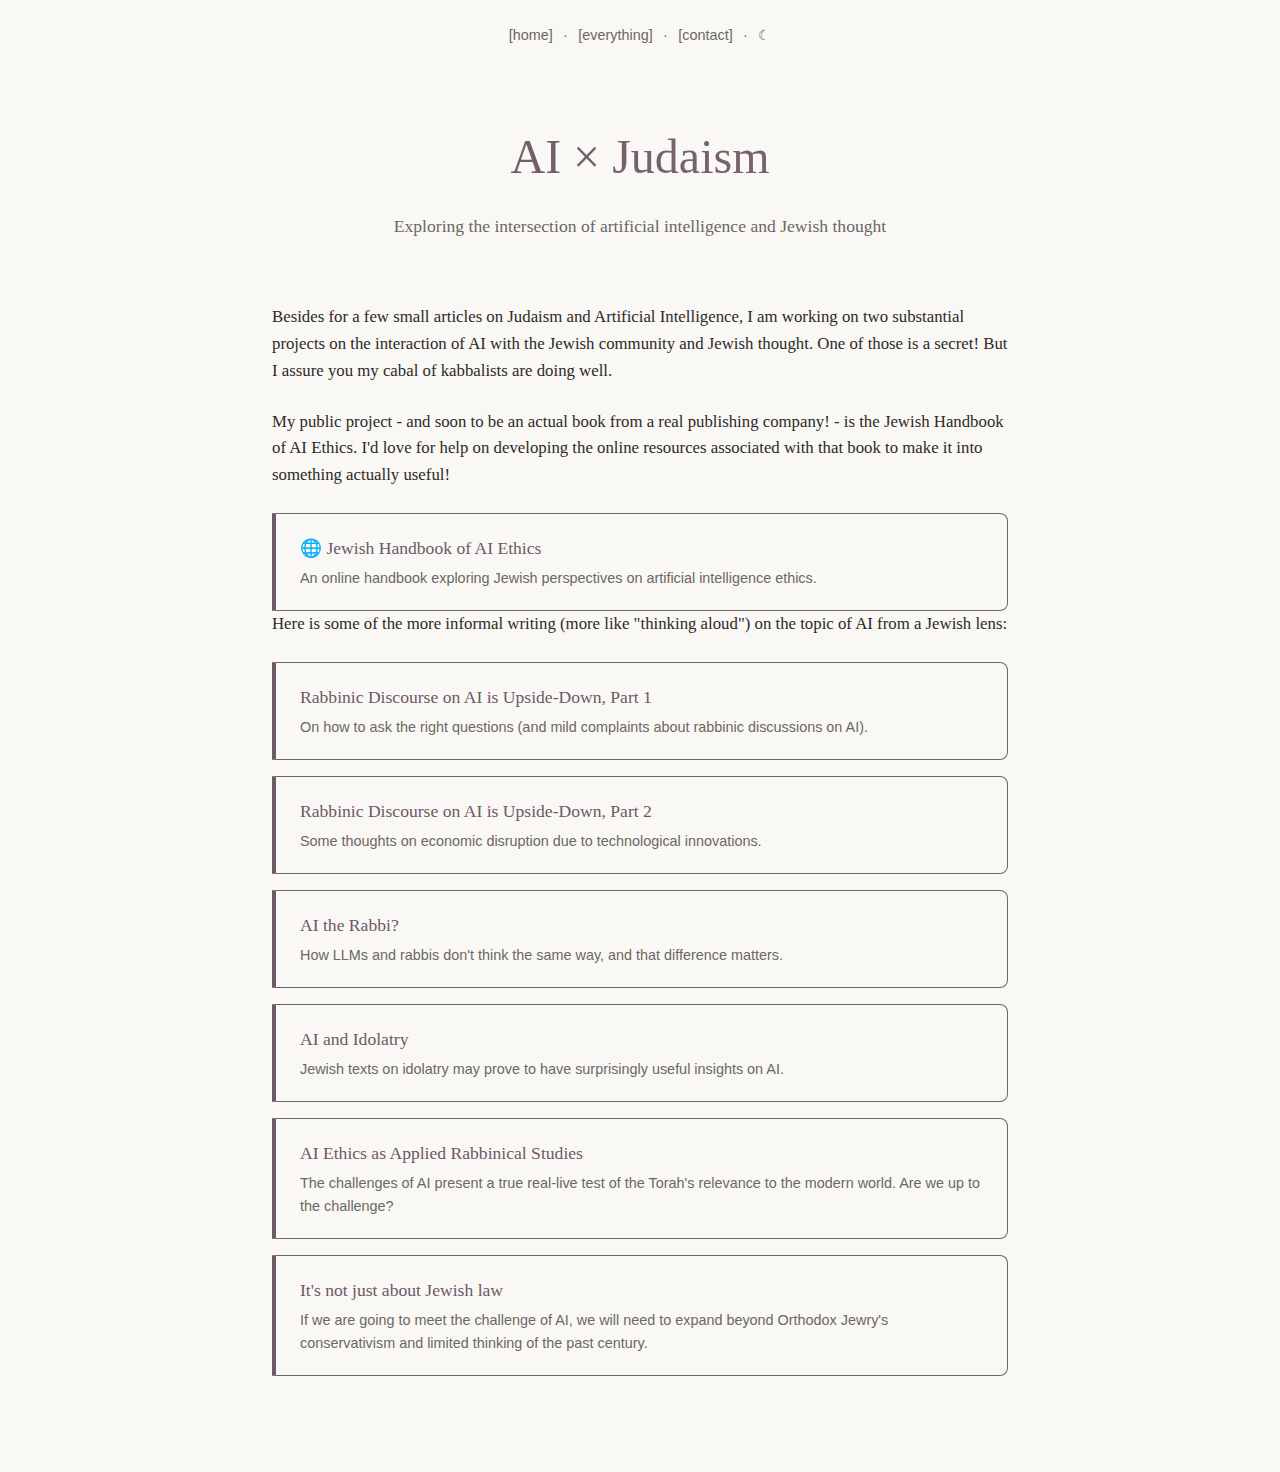
<file: ai-judaism.html>
<!DOCTYPE html>
<html lang="en">
<head>
  <meta charset="utf-8">
  <meta name="viewport" content="width=device-width, initial-scale=1">
  <title>AI × Judaism - Matt Lubin</title>
  <meta name="description" content="Exploring the intersection of artificial intelligence and Jewish thought">
  <style>
    /* Root variables for theming */
    :root {
      --bg-light: #faf8f5;
      --bg-dark: #1a1614;
      --text-light: #2d2a26;
      --text-dark: #e8e4df;
      --text-muted-light: #6b6762;
      --text-muted-dark: #9a9288;
      --ai-judaism: #6d5965;
      --ai-judaism-light: #806775;
    }

    :root {
      --bg: var(--bg-light);
      --text: var(--text-light);
      --text-muted: var(--text-muted-light);
    }

    :root.dark {
      --bg: var(--bg-dark);
      --text: var(--text-dark);
      --text-muted: var(--text-muted-dark);
    }

    /* Light mode is the default - dark mode only activates via toggle */

    * {
      margin: 0;
      padding: 0;
      box-sizing: border-box;
    }

    body {
      font-family: 'Iowan Old Style', 'Palatino Linotype', 'URW Palladio L', P052, serif;
      background-color: var(--bg);
      color: var(--text);
      line-height: 1.6;
      transition: background-color 0.3s ease, color 0.3s ease;
      min-height: 100vh;
      display: flex;
      flex-direction: column;
    }

    .site-header {
      padding: 1.5rem 2rem;
      text-align: center;
    }

    .header-nav {
      font-size: 0.9rem;
      color: var(--text-muted);
      font-family: -apple-system, BlinkMacSystemFont, 'Segoe UI', Roboto, sans-serif;
    }

    .header-nav a {
      color: var(--text-muted);
      text-decoration: none;
      margin: 0 0.4rem;
      transition: color 0.2s ease;
    }

    .header-nav a:hover {
      color: var(--text);
    }

    .theme-toggle {
      background: none;
      border: none;
      color: var(--text-muted);
      cursor: pointer;
      font-size: 0.9rem;
      font-family: -apple-system, BlinkMacSystemFont, 'Segoe UI', Roboto, sans-serif;
      padding: 0;
      margin: 0 0.4rem;
      transition: color 0.2s ease;
    }

    .theme-toggle:hover {
      color: var(--text);
    }

    .page-hero {
      text-align: center;
      padding: 3rem 2rem 2rem;
      max-width: 800px;
      margin: 0 auto;
    }

    .page-title {
      font-size: 3rem;
      font-weight: 400;
      margin-bottom: 1rem;
      background: linear-gradient(135deg, var(--ai-judaism) 0%, var(--ai-judaism-light) 100%);
      -webkit-background-clip: text;
      -webkit-text-fill-color: transparent;
      background-clip: text;
    }

    .page-subtitle {
      font-size: 1.1rem;
      color: var(--text-muted);
      font-weight: 300;
      max-width: 600px;
      margin: 0 auto;
    }

    .content {
      max-width: 800px;
      margin: 2rem auto;
      padding: 0 2rem 4rem;
    }

    .content p {
      margin-bottom: 1.5rem;
      font-size: 1.05rem;
    }

    /* Link cards */
    .link-list {
      display: flex;
      flex-direction: column;
      gap: 1rem;
      margin-top: 1.5rem;
    }

    .link-card {
      display: block;
      padding: 1.25rem 1.5rem;
      background: var(--bg);
      border: 1px solid var(--text-muted);
      border-left: 4px solid var(--ai-judaism);
      border-radius: 0 8px 8px 0;
      text-decoration: none;
      color: var(--text);
      transition: all 0.2s ease;
    }

    .link-card:hover {
      border-left-color: var(--ai-judaism-light);
      background: linear-gradient(90deg, rgba(109, 89, 101, 0.08) 0%, transparent 100%);
      transform: translateX(4px);
    }

    :root.dark .link-card:hover {
      background: linear-gradient(90deg, rgba(128, 103, 117, 0.12) 0%, transparent 100%);
    }

    .link-card-title {
      font-size: 1.1rem;
      font-weight: 500;
      margin-bottom: 0.3rem;
      color: var(--ai-judaism);
    }

    :root.dark .link-card-title {
      color: var(--ai-judaism-light);
    }

    .link-card-description {
      font-size: 0.9rem;
      color: var(--text-muted);
      font-family: -apple-system, BlinkMacSystemFont, 'Segoe UI', Roboto, sans-serif;
    }

    @media (max-width: 768px) {
      .page-title {
        font-size: 2.2rem;
      }

      .page-subtitle {
        font-size: 1rem;
      }

      .content p {
        font-size: 1rem;
      }
    }
  </style>
</head>
<body>
  <header class="site-header">
    <nav class="header-nav">
      <a href="/index.html">[home]</a> ·
      <a href="/everything.html">[everything]</a> ·
      <a href="/contact.html">[contact]</a> ·
      <button class="theme-toggle" id="themeToggle" aria-label="Toggle theme">
        <span id="themeIcon">☾</span>
      </button>
    </nav>
  </header>

  <main>
    <div class="page-hero">
      <h1 class="page-title">AI × Judaism</h1>
      <p class="page-subtitle">Exploring the intersection of artificial intelligence and Jewish thought</p>
    </div>

    <div class="content">
      <p>Besides for a few small articles on Judaism and Artificial Intelligence, I am working on two substantial projects on the interaction of AI with the Jewish community and Jewish thought.
        One of those is a secret! But I assure you my cabal of kabbalists are doing well.
      </p>
      <p>My public project - and soon to be an actual book from a real publishing company! - is the Jewish Handbook of AI Ethics. I'd love for help on developing the online resources associated with that book to make it into something actually useful!
      </p>

      <div class="link-list">
        <a href="https://jewishai.me" class="link-card">
          <div class="link-card-title">🌐 Jewish Handbook of AI Ethics</div>
          <div class="link-card-description">An online handbook exploring Jewish perspectives on artificial intelligence ethics.</div>
        </a>
      </div>
      <p>Here is some of the more informal writing (more like "thinking aloud") on the topic of AI from a Jewish lens:
      </p>
      <div class="link-list">
        <a href="https://rishonimpodcast.substack.com/p/rabbinic-discourse-on-artificial" class="link-card">
          <div class="link-card-title">Rabbinic Discourse on AI is Upside-Down, Part 1</div>
          <div class="link-card-description">On how to ask the right questions (and mild complaints about rabbinic discussions on AI).</div>
        </a>
        <a href="https://rishonimpodcast.substack.com/p/rabbinic-discourse-on-ai-is-upside" class="link-card">
          <div class="link-card-title">Rabbinic Discourse on AI is Upside-Down, Part 2</div>
          <div class="link-card-description">Some thoughts on economic disruption due to technological innovations.</div>
        </a>
        <a href="https://rishonimpodcast.substack.com/p/ai-the-rabbi" class="link-card">
          <div class="link-card-title">AI the Rabbi?</div>
          <div class="link-card-description">How LLMs and rabbis don't think the same way, and that difference matters.</div>
        </a>
        <a href="https://rishonimpodcast.substack.com/p/rabbinic-discourse-on-artificial-d26" class="link-card">
          <div class="link-card-title">AI and Idolatry</div>
          <div class="link-card-description">Jewish texts on idolatry may prove to have surprisingly useful insights on AI.</div>
        </a>
        <a href="https://rishonimpodcast.substack.com/p/ai-ethics-as-applied-rabbinical-studies" class="link-card">
          <div class="link-card-title">AI Ethics as Applied Rabbinical Studies</div>
          <div class="link-card-description">The challenges of AI present a true real-live test of the Torah's relevance to the modern world. Are we up to the challenge?</div>
        </a>
        <a href="https://rishonimpodcast.substack.com/p/its-not-just-about-jewish-law" class="link-card">
          <div class="link-card-title">It's not just about Jewish law</div>
          <div class="link-card-description">If we are going to meet the challenge of AI, we will need to expand beyond Orthodox Jewry's conservativism and limited thinking of the past century.</div>
        </a>
      </div>
    </div>
  </main>

  <script>
    const themeToggle = document.getElementById('themeToggle');
    const themeIcon = document.getElementById('themeIcon');
    const html = document.documentElement;

    const savedTheme = localStorage.getItem('theme');
    const systemPrefersDark = window.matchMedia('(prefers-color-scheme: dark)').matches;

    if (savedTheme === 'dark') {
      html.classList.add('dark');
      themeIcon.textContent = '☀';
    } else if (savedTheme === 'light') {
      html.classList.add('light');
      themeIcon.textContent = '☾';
    } else if (systemPrefersDark) {
      themeIcon.textContent = '☀';
    }

    themeToggle.addEventListener('click', () => {
      if (html.classList.contains('dark')) {
        html.classList.remove('dark');
        html.classList.add('light');
        localStorage.setItem('theme', 'light');
        themeIcon.textContent = '☾';
      } else {
        html.classList.remove('light');
        html.classList.add('dark');
        localStorage.setItem('theme', 'dark');
        themeIcon.textContent = '☀';
      }
    });
  </script>
</body>
</html>
</file>
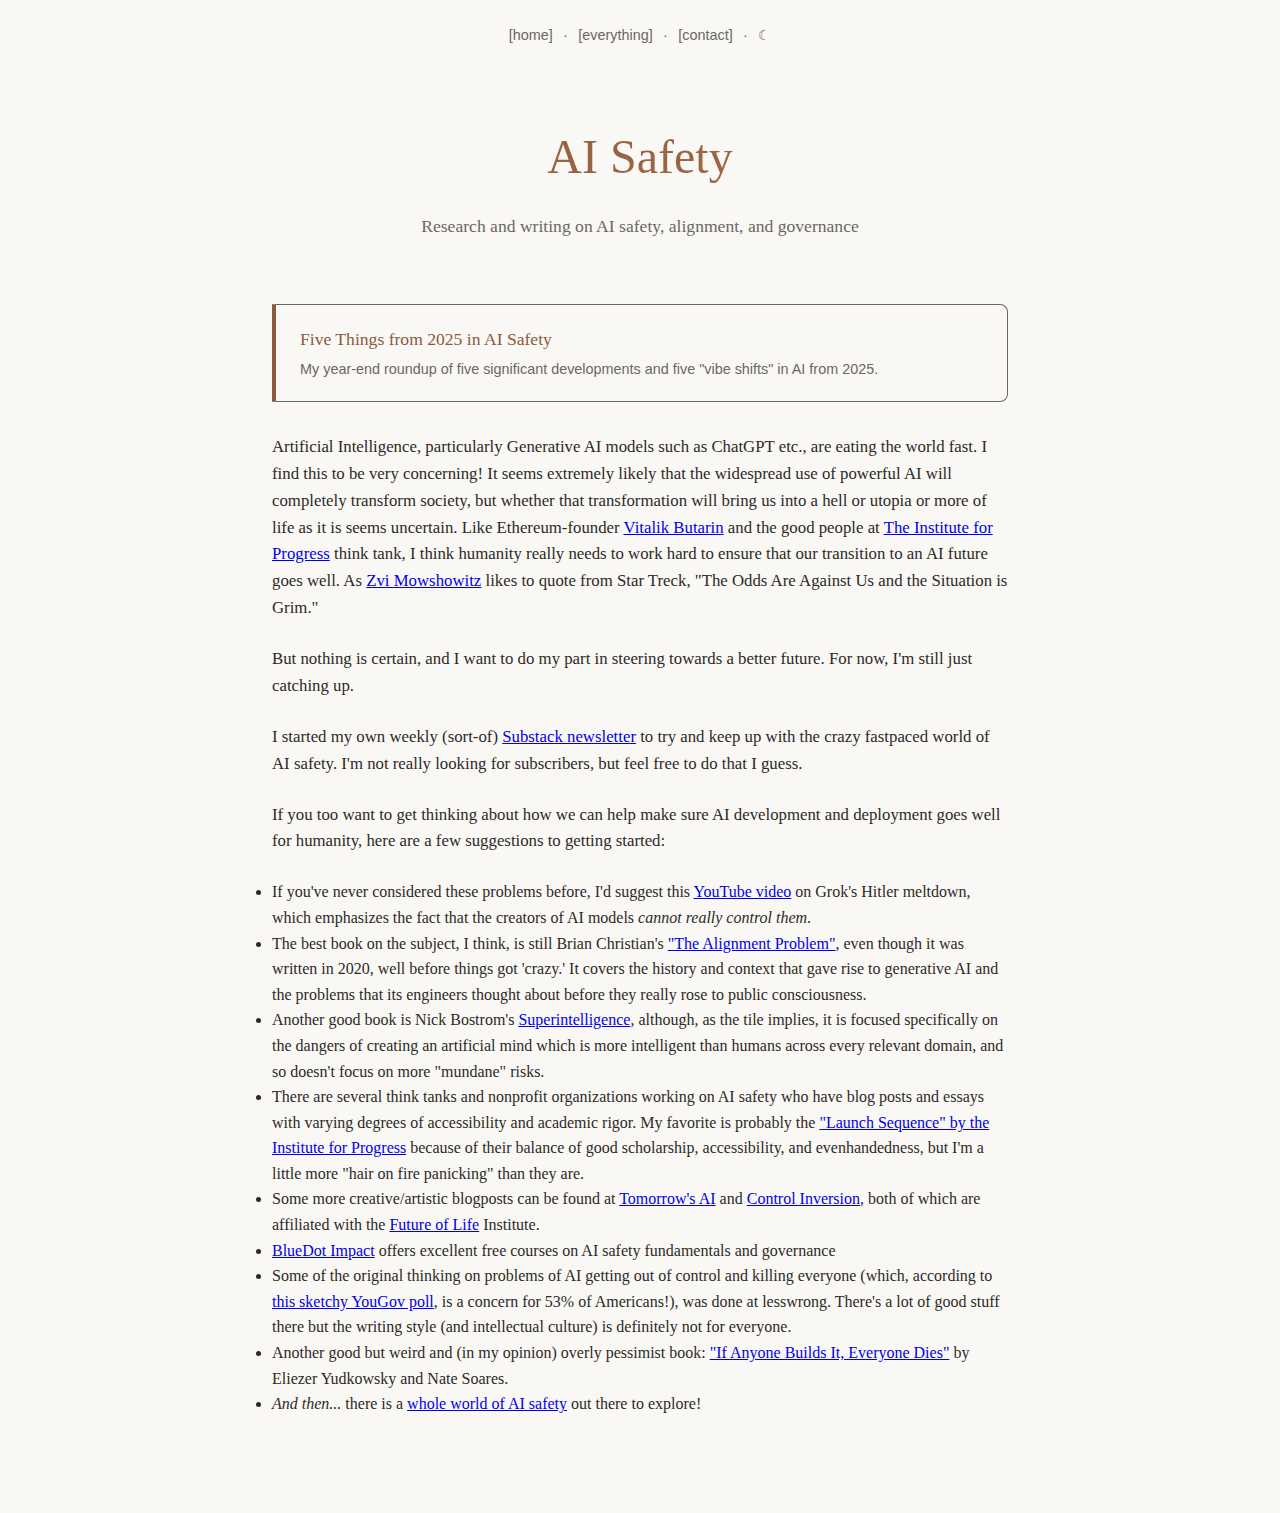
<file: ai-safety.html>
<!DOCTYPE html>
<html lang="en">
<head>
  <meta charset="utf-8">
  <meta name="viewport" content="width=device-width, initial-scale=1">
  <title>AI Safety - Matt Lubin</title>
  <meta name="description" content="Research and writing on AI safety, alignment, and governance">
  <style>
    /* Root variables for theming */
    :root {
      --bg-light: #faf8f5;
      --bg-dark: #1a1614;
      --text-light: #2d2a26;
      --text-dark: #e8e4df;
      --text-muted-light: #6b6762;
      --text-muted-dark: #9a9288;
      --ai-safety: #8b5a3c;
      --ai-safety-light: #a86f4d;
    }

    :root {
      --bg: var(--bg-light);
      --text: var(--text-light);
      --text-muted: var(--text-muted-light);
    }

    :root.dark {
      --bg: var(--bg-dark);
      --text: var(--text-dark);
      --text-muted: var(--text-muted-dark);
    }

    /* Light mode is the default - dark mode only activates via toggle */

    * {
      margin: 0;
      padding: 0;
      box-sizing: border-box;
    }

    body {
      font-family: 'Iowan Old Style', 'Palatino Linotype', 'URW Palladio L', P052, serif;
      background-color: var(--bg);
      color: var(--text);
      line-height: 1.6;
      transition: background-color 0.3s ease, color 0.3s ease;
      min-height: 100vh;
      display: flex;
      flex-direction: column;
    }

    .site-header {
      padding: 1.5rem 2rem;
      text-align: center;
    }

    .header-nav {
      font-size: 0.9rem;
      color: var(--text-muted);
      font-family: -apple-system, BlinkMacSystemFont, 'Segoe UI', Roboto, sans-serif;
    }

    .header-nav a {
      color: var(--text-muted);
      text-decoration: none;
      margin: 0 0.4rem;
      transition: color 0.2s ease;
    }

    .header-nav a:hover {
      color: var(--text);
    }

    .theme-toggle {
      background: none;
      border: none;
      color: var(--text-muted);
      cursor: pointer;
      font-size: 0.9rem;
      font-family: -apple-system, BlinkMacSystemFont, 'Segoe UI', Roboto, sans-serif;
      padding: 0;
      margin: 0 0.4rem;
      transition: color 0.2s ease;
    }

    .theme-toggle:hover {
      color: var(--text);
    }

    .page-hero {
      text-align: center;
      padding: 3rem 2rem 2rem;
      max-width: 800px;
      margin: 0 auto;
    }

    .page-title {
      font-size: 3rem;
      font-weight: 400;
      margin-bottom: 1rem;
      background: linear-gradient(135deg, var(--ai-safety) 0%, var(--ai-safety-light) 100%);
      -webkit-background-clip: text;
      -webkit-text-fill-color: transparent;
      background-clip: text;
    }

    .page-subtitle {
      font-size: 1.1rem;
      color: var(--text-muted);
      font-weight: 300;
      max-width: 600px;
      margin: 0 auto;
    }

    .content {
      max-width: 800px;
      margin: 2rem auto;
      padding: 0 2rem 4rem;
    }

    .content p {
      margin-bottom: 1.5rem;
      font-size: 1.05rem;
    }

    /* Link card styles */
    .link-card {
      display: block;
      padding: 1.25rem 1.5rem;
      background: var(--bg);
      border: 1px solid var(--text-muted);
      border-left: 4px solid var(--ai-safety);
      border-radius: 0 8px 8px 0;
      text-decoration: none;
      color: var(--text);
      transition: all 0.2s ease;
      margin-bottom: 2rem;
    }

    .link-card:hover {
      border-left-color: var(--ai-safety-light);
      background: linear-gradient(90deg, rgba(139, 90, 60, 0.08) 0%, transparent 100%);
      transform: translateX(4px);
    }

    :root.dark .link-card:hover {
      background: linear-gradient(90deg, rgba(168, 111, 77, 0.12) 0%, transparent 100%);
    }

    @media (prefers-color-scheme: dark) {
      :root:not(.light) .link-card:hover {
        background: linear-gradient(90deg, rgba(168, 111, 77, 0.12) 0%, transparent 100%);
      }
    }

    .link-card-title {
      font-size: 1.1rem;
      font-weight: 500;
      margin-bottom: 0.3rem;
      color: var(--ai-safety);
    }

    :root.dark .link-card-title {
      color: var(--ai-safety-light);
    }

    @media (prefers-color-scheme: dark) {
      :root:not(.light) .link-card-title {
        color: var(--ai-safety-light);
      }
    }

    .link-card-description {
      font-size: 0.9rem;
      color: var(--text-muted);
      font-family: -apple-system, BlinkMacSystemFont, 'Segoe UI', Roboto, sans-serif;
    }

    @media (max-width: 768px) {
      .page-title {
        font-size: 2.2rem;
      }

      .page-subtitle {
        font-size: 1rem;
      }

      .content p {
        font-size: 1rem;
      }
    }
  </style>
</head>
<body>
  <header class="site-header">
    <nav class="header-nav">
      <a href="/index.html">[home]</a> ·
      <a href="/everything.html">[everything]</a> ·
      <a href="/contact.html">[contact]</a> ·
      <button class="theme-toggle" id="themeToggle" aria-label="Toggle theme">
        <span id="themeIcon">☾</span>
      </button>
    </nav>
  </header>

  <main>
    <div class="page-hero">
      <h1 class="page-title">AI Safety</h1>
      <p class="page-subtitle">Research and writing on AI safety, alignment, and governance</p>
    </div>

    <div class="content">
      <a href="https://mattsbiodefense.substack.com/p/five-things-2025-the-year-in-ai" class="link-card">
        <div class="link-card-title">Five Things from 2025 in AI Safety</div>
        <div class="link-card-description">My year-end roundup of five significant developments and five "vibe shifts" in AI from 2025.</div>
      </a>

      <p>Artificial Intelligence, particularly Generative AI models such as ChatGPT etc., are eating the world fast. I find this to be very concerning! 
        It seems extremely likely that the widespread use of powerful AI will completely transform society, but whether that transformation will bring us into a hell or utopia or more of life as it is seems uncertain. 
        Like Ethereum-founder <a href="https://vitalik.eth.limo/general/2023/11/27/techno_optimism.html"> Vitalik Butarin</a> and the good people at <a href="https://ifp.org/preparing-for-launch/">The Institute for Progress</a> think tank, I think humanity really needs to work hard to ensure that our transition to an AI future goes well. 
        As <a href="https://thezvi.substack.com/p/the-risk-of-gradual-disempowerment?open=false#%C2%A7the-odds-are-against-us-and-the-situation-is-grim"> Zvi Mowshowitz</a> likes to quote from Star Treck, "The Odds Are Against Us and the Situation is Grim."</p>
      <p> But nothing is certain, and I want to do my part in steering towards a better future. For now, I'm still just catching up. </p>
      <p> I started my own weekly (sort-of) <a href="https://mattsbiodefense.substack.com/">Substack newsletter</a> to try and keep up with the crazy fastpaced world of AI safety. I'm not really looking for subscribers, but feel free to do that I guess.</p>
      <p>If you too want to get thinking about how we can help make sure AI development and deployment goes well for humanity, here are a few suggestions to getting started:</p>
      <ul>
        <li>If you've never considered these problems before, I'd suggest this <a href="https://www.youtube.com/watch?v=r_9wkavYt4Y">YouTube video</a> on Grok's Hitler meltdown, which emphasizes the fact that the creators of AI models <em>cannot really control them</em>.</li>
        <li>The best book on the subject, I think, is still Brian Christian's <a href="https://brianchristian.org/the-alignment-problem/">"The Alignment Problem"</a>, even though it was written in 2020, well before things got 'crazy.' It covers the history and context that gave rise to generative AI and the problems that its engineers thought about before they really rose to public consciousness.</li>
        <li>Another good book is Nick Bostrom's <a href="https://www.amazon.com/Superintelligence-Dangers-Strategies-Nick-Bostrom/dp/0198739834">Superintelligence</a>, although, as the tile implies, it is focused specifically on the dangers of creating an artificial mind which is more intelligent than humans across every relevant domain, and so doesn't focus on more "mundane" risks.</li>
        <li>There are several think tanks and nonprofit organizations working on AI safety who have blog posts and essays with varying degrees of accessibility and academic rigor. My favorite is probably the <a href="https://ifp.org/preparing-for-launch/">"Launch Sequence" by the Institute for Progress</a> because of their balance of good scholarship, accessibility, and evenhandedness, but I'm a little more "hair on fire panicking" than they are.</li>
        <li>Some more creative/artistic blogposts can be found at <a href="https://www.tomorrows-ai.org/">Tomorrow's AI</a> and <a href="https://control-inversion.ai/">Control Inversion</a>, both of which are affiliated with the <a href="https://futureoflife.org/">Future of Life</a> Institute.</li></ul>
        <li><a href="https://bluedot.org/courses">BlueDot Impact</a> offers excellent free courses on AI safety fundamentals and governance</li>
        <li>Some of the original thinking on problems of AI getting out of control and killing everyone (which, according to <a href="https://www.yahoo.com/news/article/poll-most-americans-think-ai-will-destroy-humanity-someday-212132958.html">this sketchy YouGov poll</a>, is a concern for 53% of Americans!), was done at lesswrong. There's a lot of good stuff there but the writing style (and intellectual culture) is definitely not for everyone.</li>
        <li>Another good but weird and (in my opinion) overly pessimist book: <a href="https://ifanyonebuildsit.com/">"If Anyone Builds It, Everyone Dies"</a> by Eliezer Yudkowsky and Nate Soares.</li>
        <li><em>And then...</em> there is a <a href="https://www.aisafety.com/map">whole world of AI safety</a> out there to explore!</li>
      </ul>
    </div>
  </main>

  <script>
    const themeToggle = document.getElementById('themeToggle');
    const themeIcon = document.getElementById('themeIcon');
    const html = document.documentElement;

    const savedTheme = localStorage.getItem('theme');
    const systemPrefersDark = window.matchMedia('(prefers-color-scheme: dark)').matches;

    if (savedTheme === 'dark') {
      html.classList.add('dark');
      themeIcon.textContent = '☀';
    } else if (savedTheme === 'light') {
      html.classList.add('light');
      themeIcon.textContent = '☾';
    } else if (systemPrefersDark) {
      themeIcon.textContent = '☀';
    }

    themeToggle.addEventListener('click', () => {
      if (html.classList.contains('dark')) {
        html.classList.remove('dark');
        html.classList.add('light');
        localStorage.setItem('theme', 'light');
        themeIcon.textContent = '☾';
      } else {
        html.classList.remove('light');
        html.classList.add('dark');
        localStorage.setItem('theme', 'dark');
        themeIcon.textContent = '☀';
      }
    });
  </script>
</body>
</html>
</file>
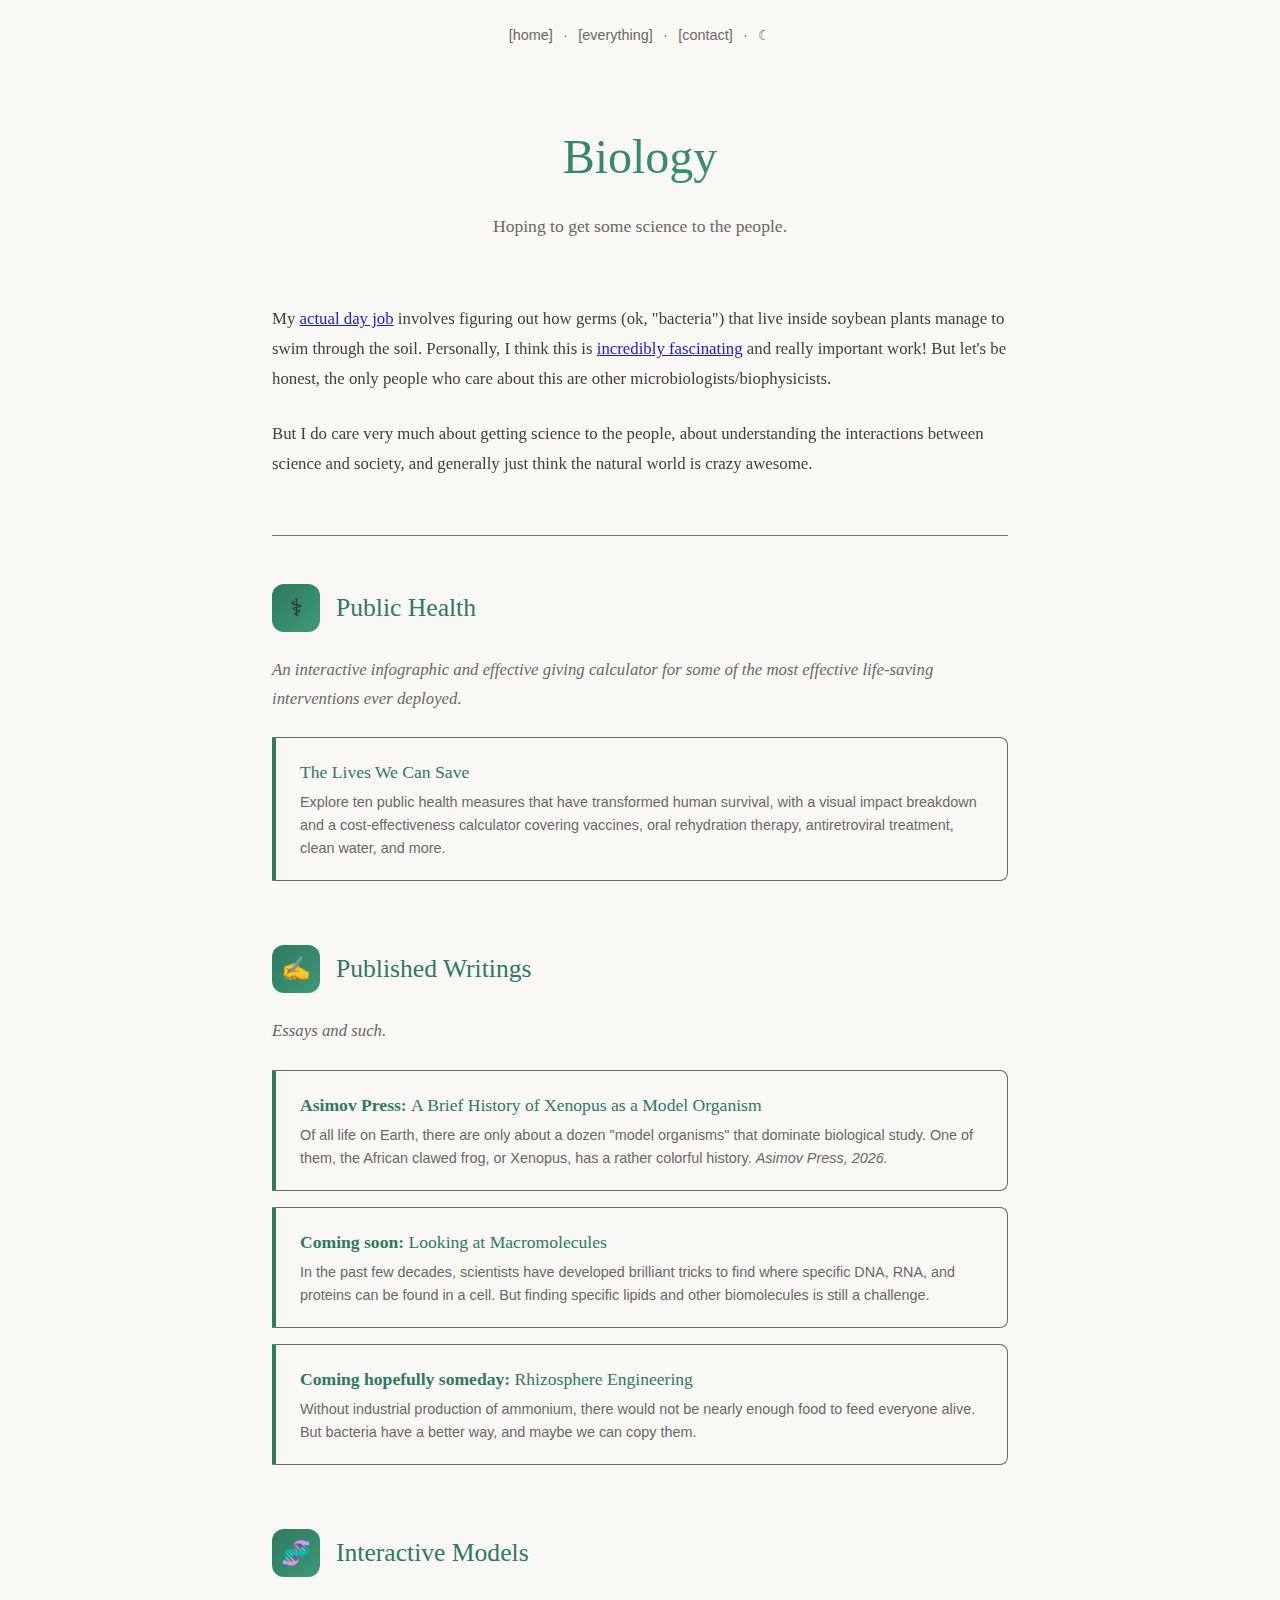
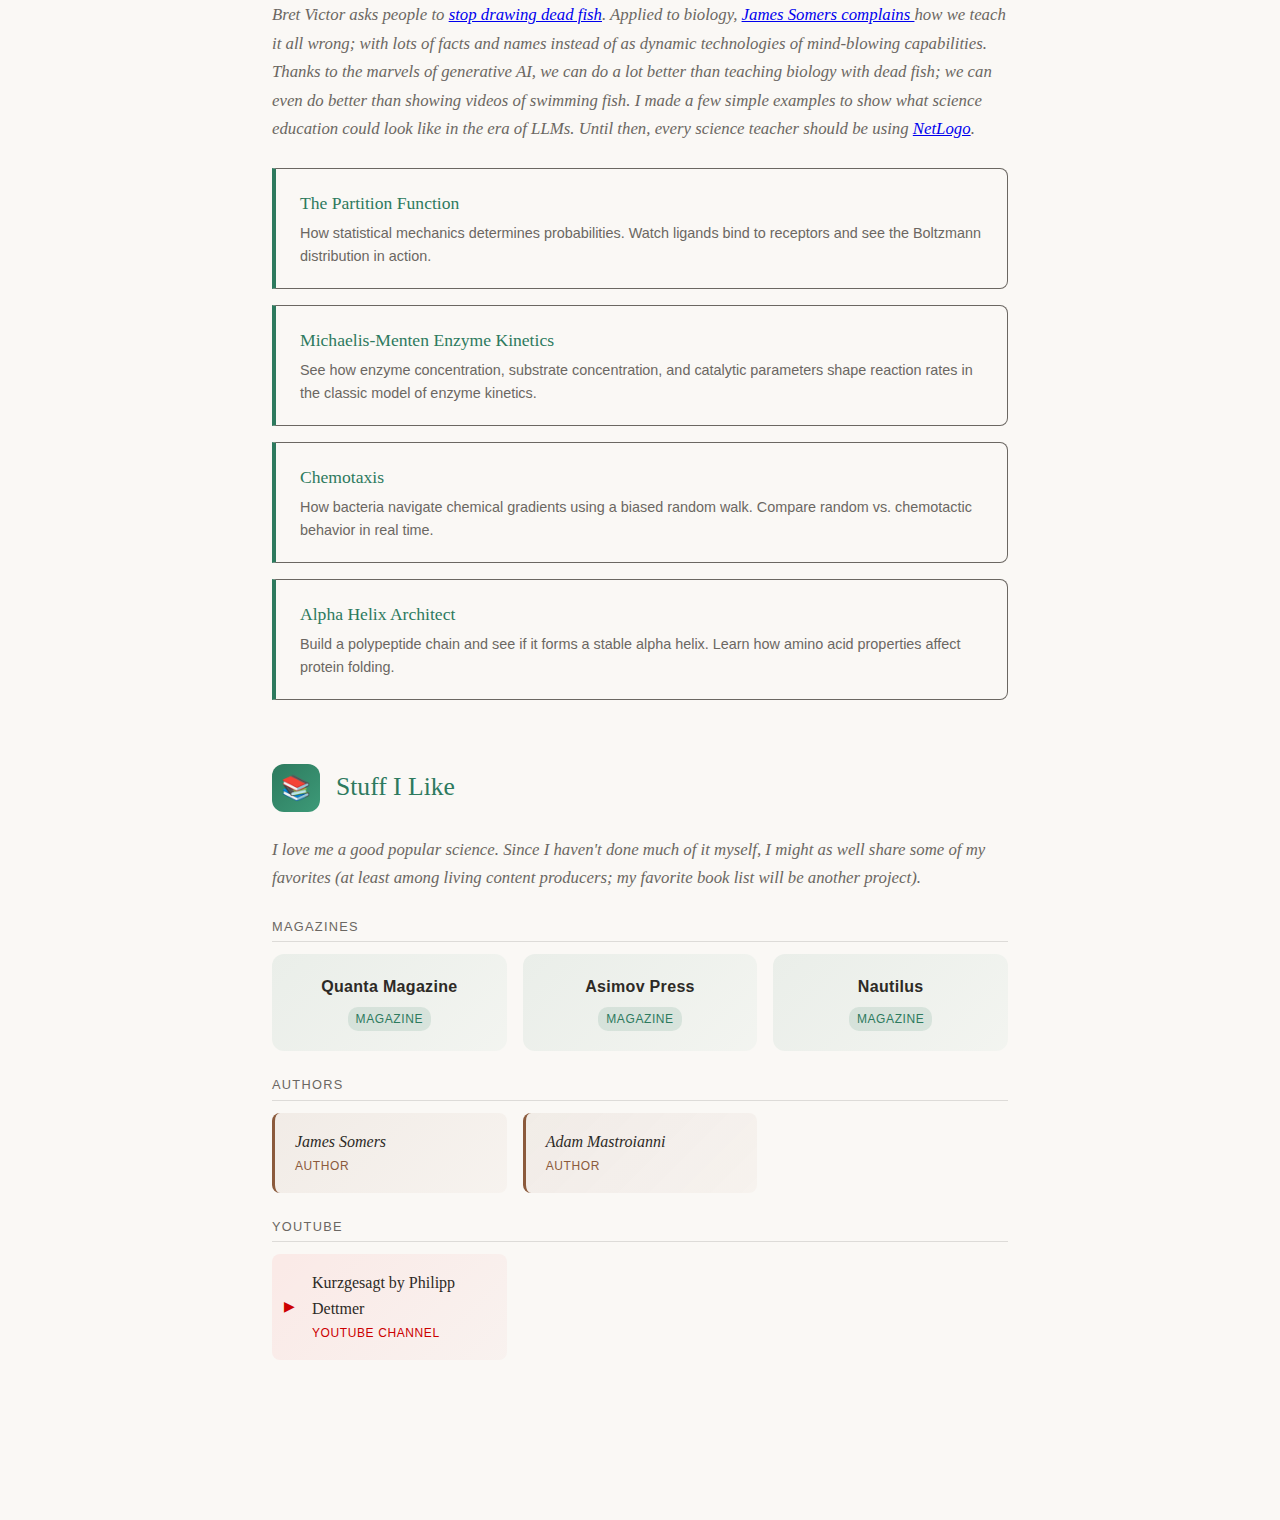
<file: biology.html>
<!DOCTYPE html>
<html lang="en">
<head>
  <meta charset="utf-8">
  <meta name="viewport" content="width=device-width, initial-scale=1">
  <title>Biology - Matt Lubin</title>
  <meta name="description" content="Research, writing, and thoughts on biology and the life sciences">
  <style>
    /* Root variables for theming */
    :root {
      --bg-light: #faf8f5;
      --bg-dark: #1a1614;
      --text-light: #2d2a26;
      --text-dark: #e8e4df;
      --text-muted-light: #6b6762;
      --text-muted-dark: #9a9288;
      --biology: #2d7a5e;
      --biology-light: #3d9a78;
    }

    :root {
      --bg: var(--bg-light);
      --text: var(--text-light);
      --text-muted: var(--text-muted-light);
    }

    :root.dark {
      --bg: var(--bg-dark);
      --text: var(--text-dark);
      --text-muted: var(--text-muted-dark);
    }

    /* Light mode is the default - dark mode only activates via toggle */

    * {
      margin: 0;
      padding: 0;
      box-sizing: border-box;
    }

    body {
      font-family: 'Iowan Old Style', 'Palatino Linotype', 'URW Palladio L', P052, serif;
      background-color: var(--bg);
      color: var(--text);
      line-height: 1.6;
      transition: background-color 0.3s ease, color 0.3s ease;
      min-height: 100vh;
      display: flex;
      flex-direction: column;
    }

    .site-header {
      padding: 1.5rem 2rem;
      text-align: center;
    }

    .header-nav {
      font-size: 0.9rem;
      color: var(--text-muted);
      font-family: -apple-system, BlinkMacSystemFont, 'Segoe UI', Roboto, sans-serif;
    }

    .header-nav a {
      color: var(--text-muted);
      text-decoration: none;
      margin: 0 0.4rem;
      transition: color 0.2s ease;
    }

    .header-nav a:hover {
      color: var(--text);
    }

    .theme-toggle {
      background: none;
      border: none;
      color: var(--text-muted);
      cursor: pointer;
      font-size: 0.9rem;
      font-family: -apple-system, BlinkMacSystemFont, 'Segoe UI', Roboto, sans-serif;
      padding: 0;
      margin: 0 0.4rem;
      transition: color 0.2s ease;
    }

    .theme-toggle:hover {
      color: var(--text);
    }

    .page-hero {
      text-align: center;
      padding: 3rem 2rem 2rem;
      max-width: 800px;
      margin: 0 auto;
    }

    .page-title {
      font-size: 3rem;
      font-weight: 400;
      margin-bottom: 1rem;
      background: linear-gradient(135deg, var(--biology) 0%, var(--biology-light) 100%);
      -webkit-background-clip: text;
      -webkit-text-fill-color: transparent;
      background-clip: text;
    }

    .page-subtitle {
      font-size: 1.1rem;
      color: var(--text-muted);
      font-weight: 300;
      max-width: 600px;
      margin: 0 auto;
    }

    .content {
      max-width: 800px;
      margin: 2rem auto;
      padding: 0 2rem 4rem;
    }

    .content p {
      margin-bottom: 1.5rem;
      font-size: 1.05rem;
    }

    .intro {
      font-size: 1.1rem;
      line-height: 1.8;
      margin-bottom: 3rem;
      padding-bottom: 2rem;
      border-bottom: 1px solid var(--text-muted);
      opacity: 0.9;
    }

    .intro em {
      font-style: italic;
    }

    /* Section styling */
    .section {
      margin-bottom: 4rem;
    }

    .section-header {
      display: flex;
      align-items: center;
      gap: 1rem;
      margin-bottom: 1.5rem;
    }

    .section-icon {
      width: 48px;
      height: 48px;
      background: linear-gradient(135deg, var(--biology) 0%, var(--biology-light) 100%);
      border-radius: 12px;
      display: flex;
      align-items: center;
      justify-content: center;
      font-size: 1.5rem;
      flex-shrink: 0;
    }

    .section-title {
      font-size: 1.6rem;
      font-weight: 400;
      color: var(--biology);
    }

    :root.dark .section-title {
      color: var(--biology-light);
    }

    @media (prefers-color-scheme: dark) {
      :root:not(.light) .section-title {
        color: var(--biology-light);
      }
    }

    .section-intro {
      font-size: 1rem;
      color: var(--text-muted);
      margin-bottom: 1.5rem;
      line-height: 1.7;
      font-style: italic;
    }

    /* Link cards */
    .link-list {
      display: flex;
      flex-direction: column;
      gap: 1rem;
    }

    .link-card {
      display: block;
      padding: 1.25rem 1.5rem;
      background: var(--bg);
      border: 1px solid var(--text-muted);
      border-left: 4px solid var(--biology);
      border-radius: 0 8px 8px 0;
      text-decoration: none;
      color: var(--text);
      transition: all 0.2s ease;
    }

    .link-card:hover {
      border-left-color: var(--biology-light);
      background: linear-gradient(90deg, rgba(45, 122, 94, 0.08) 0%, transparent 100%);
      transform: translateX(4px);
    }

    :root.dark .link-card:hover {
      background: linear-gradient(90deg, rgba(61, 154, 120, 0.12) 0%, transparent 100%);
    }

    @media (prefers-color-scheme: dark) {
      :root:not(.light) .link-card:hover {
        background: linear-gradient(90deg, rgba(61, 154, 120, 0.12) 0%, transparent 100%);
      }
    }

    .link-card-title {
      font-size: 1.1rem;
      font-weight: 500;
      margin-bottom: 0.3rem;
      color: var(--biology);
    }

    :root.dark .link-card-title {
      color: var(--biology-light);
    }

    @media (prefers-color-scheme: dark) {
      :root:not(.light) .link-card-title {
        color: var(--biology-light);
      }
    }

    .link-card-description {
      font-size: 0.9rem;
      color: var(--text-muted);
      font-family: -apple-system, BlinkMacSystemFont, 'Segoe UI', Roboto, sans-serif;
    }

    /* Recommendation list - more casual styling */
    .rec-list {
      display: grid;
      grid-template-columns: repeat(auto-fill, minmax(220px, 1fr));
      gap: 1rem;
    }

    .rec-item {
      padding: 1rem;
      border-radius: 8px;
      text-decoration: none;
      color: var(--text);
      transition: all 0.2s ease;
      position: relative;
    }

    .rec-item:hover {
      transform: translateY(-2px);
    }

    .rec-item-title {
      font-size: 1rem;
      font-weight: 500;
      margin-bottom: 0.2rem;
    }

    .rec-item-type {
      font-size: 0.75rem;
      font-family: -apple-system, BlinkMacSystemFont, 'Segoe UI', Roboto, sans-serif;
      text-transform: uppercase;
      letter-spacing: 0.05em;
    }

    /* Author styling - warm amber tones, italic name */
    .rec-item.rec-author {
      background: linear-gradient(135deg, rgba(139, 90, 60, 0.08) 0%, rgba(168, 111, 77, 0.04) 100%);
      border-left: 3px solid #8b5a3c;
      padding-left: 1.25rem;
    }

    .rec-item.rec-author:hover {
      background: linear-gradient(135deg, rgba(139, 90, 60, 0.15) 0%, rgba(168, 111, 77, 0.08) 100%);
    }

    .rec-item.rec-author .rec-item-title {
      font-style: italic;
    }

    .rec-item.rec-author .rec-item-type {
      color: #8b5a3c;
    }

    :root.dark .rec-item.rec-author {
      border-left-color: #c4926e;
    }

    :root.dark .rec-item.rec-author .rec-item-type {
      color: #c4926e;
    }

    @media (prefers-color-scheme: dark) {
      :root:not(.light) .rec-item.rec-author {
        border-left-color: #c4926e;
      }
      :root:not(.light) .rec-item.rec-author .rec-item-type {
        color: #c4926e;
      }
    }

    /* Book styling - bold spine-like appearance */
    .rec-item.rec-book {
      background: var(--bg);
      border: 1px solid var(--text-muted);
      border-left: 6px solid var(--biology);
      padding-left: 1rem;
    }

    .rec-item.rec-book:hover {
      border-left-color: var(--biology-light);
      box-shadow: 2px 2px 8px rgba(0, 0, 0, 0.1);
    }

    .rec-item.rec-book .rec-item-title {
      font-weight: 600;
    }

    .rec-item.rec-book .rec-item-type {
      color: var(--biology);
    }

    :root.dark .rec-item.rec-book .rec-item-type {
      color: var(--biology-light);
    }

    @media (prefers-color-scheme: dark) {
      :root:not(.light) .rec-item.rec-book .rec-item-type {
        color: var(--biology-light);
      }
    }

    /* Magazine styling - centered with badge label */
    .rec-item.rec-magazine {
      background: linear-gradient(135deg, rgba(45, 122, 94, 0.08) 0%, rgba(61, 154, 120, 0.04) 100%);
      border-radius: 12px;
      text-align: center;
      padding: 1.25rem 1rem;
    }

    .rec-item.rec-magazine:hover {
      background: linear-gradient(135deg, rgba(45, 122, 94, 0.15) 0%, rgba(61, 154, 120, 0.08) 100%);
    }

    .rec-item.rec-magazine .rec-item-title {
      font-family: -apple-system, BlinkMacSystemFont, 'Segoe UI', Roboto, sans-serif;
      font-weight: 600;
      letter-spacing: 0.02em;
    }

    .rec-item.rec-magazine .rec-item-type {
      color: #2d7a5e;
      display: inline-block;
      background: rgba(45, 122, 94, 0.12);
      padding: 0.15rem 0.5rem;
      border-radius: 10px;
      margin-top: 0.25rem;
    }

    :root.dark .rec-item.rec-magazine .rec-item-type {
      color: #3d9a78;
      background: rgba(61, 154, 120, 0.2);
    }

    @media (prefers-color-scheme: dark) {
      :root:not(.light) .rec-item.rec-magazine .rec-item-type {
        color: #3d9a78;
        background: rgba(61, 154, 120, 0.2);
      }
    }

    /* YouTube styling - red accent, play button feel */
    .rec-item.rec-youtube {
      background: linear-gradient(135deg, rgba(255, 0, 0, 0.06) 0%, rgba(200, 50, 50, 0.03) 100%);
      border-radius: 8px;
      padding-left: 2.5rem;
      position: relative;
    }

    .rec-item.rec-youtube::before {
      content: "▶";
      position: absolute;
      left: 0.75rem;
      top: 50%;
      transform: translateY(-50%);
      color: #cc0000;
      font-size: 0.9rem;
    }

    .rec-item.rec-youtube:hover {
      background: linear-gradient(135deg, rgba(255, 0, 0, 0.12) 0%, rgba(200, 50, 50, 0.06) 100%);
    }

    .rec-item.rec-youtube .rec-item-type {
      color: #cc0000;
    }

    :root.dark .rec-item.rec-youtube::before {
      color: #ff4444;
    }

    :root.dark .rec-item.rec-youtube .rec-item-type {
      color: #ff4444;
    }

    @media (prefers-color-scheme: dark) {
      :root:not(.light) .rec-item.rec-youtube::before {
        color: #ff4444;
      }
      :root:not(.light) .rec-item.rec-youtube .rec-item-type {
        color: #ff4444;
      }
    }

    /* Category groups for recommendations */
    .rec-category {
      margin-bottom: 1.5rem;
    }

    .rec-category:last-child {
      margin-bottom: 0;
    }

    .rec-category-label {
      font-size: 0.8rem;
      font-family: -apple-system, BlinkMacSystemFont, 'Segoe UI', Roboto, sans-serif;
      text-transform: uppercase;
      letter-spacing: 0.1em;
      color: var(--text-muted);
      margin-bottom: 0.75rem;
      padding-bottom: 0.25rem;
      border-bottom: 1px solid rgba(107, 103, 98, 0.2);
    }

    @media (max-width: 768px) {
      .page-title {
        font-size: 2.2rem;
      }

      .page-subtitle {
        font-size: 1rem;
      }

      .content p {
        font-size: 1rem;
      }

      .section-header {
        flex-direction: column;
        align-items: flex-start;
        gap: 0.75rem;
      }

      .section-icon {
        width: 40px;
        height: 40px;
        font-size: 1.2rem;
      }

      .section-title {
        font-size: 1.4rem;
      }

      .rec-list {
        grid-template-columns: 1fr;
      }
    }
  </style>
</head>
<body>
  <header class="site-header">
    <nav class="header-nav">
      <a href="/index.html">[home]</a> ·
      <a href="/everything.html">[everything]</a> ·
      <a href="/contact.html">[contact]</a> ·
      <button class="theme-toggle" id="themeToggle" aria-label="Toggle theme">
        <span id="themeIcon">☾</span>
      </button>
    </nav>
  </header>

  <main>
    <div class="page-hero">
      <h1 class="page-title">Biology</h1>
      <p class="page-subtitle">Hoping to get some science to the people.</p>
    </div>

    <div class="content">
      <div class="intro">
        <p>My <a href="https://www.belinlab.org/people#:~:text=carnegiescience%20dot%20edu-,Matt%20Lubin,-%2C%20B.S.%20%2D%20Graduate">actual day job</a> involves figuring out how germs (ok, "bacteria") that live inside soybean plants manage to swim through the soil. Personally, I think this is <a href="https://jsomers.net/e-coli-chemotaxis/">incredibly fascinating</a> and really important work! But let's be honest, the only people who care about this are other microbiologists/biophysicists.</p>
        <p>But I do care very much about getting science to the people, about understanding the interactions between science and society, and generally just think the natural world is crazy awesome.</p>
      </div>

      <!-- Public Health -->
      <section class="section">
        <div class="section-header">
          <div class="section-icon">&#x2695;</div>
          <h2 class="section-title">Public Health</h2>
        </div>
        <p class="section-intro">An interactive infographic and effective giving calculator for some of the most effective life-saving interventions ever deployed.</p>
        <div class="link-list">
          <a href="/public-health-dashboard.html" class="link-card">
            <div class="link-card-title">The Lives We Can Save</div>
            <div class="link-card-description">Explore ten public health measures that have transformed human survival, with a visual impact breakdown and a cost-effectiveness calculator covering vaccines, oral rehydration therapy, antiretroviral treatment, clean water, and more.</div>
          </a>
        </div>
      </section>

      <!-- Published Writings -->
      <section class="section">
        <div class="section-header">
          <div class="section-icon">&#x270D;</div>
          <h2 class="section-title">Published Writings</h2>
        </div>
        <p class="section-intro">Essays and such.</p>
        <div class="link-list">
          <a href="https://press.asimov.com/articles/xenopus" class="link-card">
            <div class="link-card-title"><strong>Asimov Press: </strong>A Brief History of Xenopus as a Model Organism</div>
            <div class="link-card-description">Of all life on Earth, there are only about a dozen "model organisms" that dominate biological study. One of them, the African clawed frog, or Xenopus, has a rather colorful history. <em>Asimov Press, 2026.</em></div>
          </a>
          <a href="#" class="link-card">
            <div class="link-card-title"><strong>Coming soon: </strong>Looking at Macromolecules</div>
            <div class="link-card-description">In the past few decades, scientists have developed brilliant tricks to find where specific DNA, RNA, and proteins can be found in a cell. But finding specific lipids and other biomolecules is still a challenge.</div>
          </a>
          <a href="#" class="link-card">
            <div class="link-card-title"><strong>Coming hopefully someday: </strong>Rhizosphere Engineering</div>
            <div class="link-card-description">Without industrial production of ammonium, there would not be nearly enough food to feed everyone alive. But bacteria have a better way, and maybe we can copy them.</div>
          </a>
        </div>
      </section>

      <!-- Interactive Models -->
      <section class="section">
        <div class="section-header">
          <div class="section-icon">&#x1F9EC;</div>
          <h2 class="section-title">Interactive Models</h2>
        </div>
        <p class="section-intro">Bret Victor asks people to <a href="https://vimeo.com/64895205">stop drawing dead fish</a>. Applied to biology, <a href="https://jsomers.net/i-should-have-loved-biology/">James Somers complains </a>how we teach it all wrong; with lots of facts and names instead of as dynamic technologies of mind-blowing capabilities.
          Thanks to the marvels of generative AI, we can do a lot better than teaching biology with dead fish; we can even do better than showing videos of <em>swimming</em> fish. I made a few simple examples to show what science education could look like in the era of LLMs. Until then, every science teacher should be using <a href="https://netlogoweb.org/">NetLogo</a>.</p>
        <div class="link-list">
          <a href="/models-thermo.html" class="link-card">
            <div class="link-card-title">The Partition Function</div>
            <div class="link-card-description">How statistical mechanics determines probabilities. Watch ligands bind to receptors and see the Boltzmann distribution in action.</div>
          </a>
          <a href="/models-enzyme-kinetics.html" class="link-card">
            <div class="link-card-title">Michaelis-Menten Enzyme Kinetics</div>
            <div class="link-card-description">See how enzyme concentration, substrate concentration, and catalytic parameters shape reaction rates in the classic model of enzyme kinetics.</div>
          </a>
          <a href="/models-chemotaxis.html" class="link-card">
            <div class="link-card-title">Chemotaxis</div>
            <div class="link-card-description">How bacteria navigate chemical gradients using a biased random walk. Compare random vs. chemotactic behavior in real time.</div>
          </a>
          <a href="/models-a-helix-game.html" class="link-card">
            <div class="link-card-title">Alpha Helix Architect</div>
            <div class="link-card-description">Build a polypeptide chain and see if it forms a stable alpha helix. Learn how amino acid properties affect protein folding.</div>
          </a>
        </div>
      </section>

      <!-- Recommendations -->
      <section class="section">
        <div class="section-header">
          <div class="section-icon">&#x1F4DA;</div>
          <h2 class="section-title">Stuff I Like</h2>
        </div>
        <p class="section-intro">I love me a good popular science. Since I haven't done much of it myself, I might as well share some of my favorites (at least among living content producers; my favorite book list will be another project).</p>

        <!-- Magazines -->
        <div class="rec-category">
          <div class="rec-category-label">Magazines</div>
          <div class="rec-list">
            <a href="https://www.quantamagazine.org/" class="rec-item rec-magazine">
              <div class="rec-item-title">Quanta Magazine</div>
              <div class="rec-item-type">Magazine</div>
            </a>
            <a href="https://press.asimov.com" class="rec-item rec-magazine">
              <div class="rec-item-title">Asimov Press</div>
              <div class="rec-item-type">Magazine</div>
            </a>
            <a href="https://nautil.us/" class="rec-item rec-magazine">
              <div class="rec-item-title">Nautilus</div>
              <div class="rec-item-type">Magazine</div>
            </a>
          </div>
        </div>

        <!-- Authors -->
        <div class="rec-category">
          <div class="rec-category-label">Authors</div>
          <div class="rec-list">
            <a href="https://jsomers.net/" class="rec-item rec-author">
              <div class="rec-item-title">James Somers</div>
              <div class="rec-item-type">Author</div>
            </a>
            <a href="https://www.experimental-history.com/" class="rec-item rec-author">
              <div class="rec-item-title">Adam Mastroianni</div>
              <div class="rec-item-type">Author</div>
            </a>
          </div>
        </div>

        <!-- YouTube -->
        <div class="rec-category">
          <div class="rec-category-label">YouTube</div>
          <div class="rec-list">
            <a href="https://www.youtube.com/@kurzgesagt" class="rec-item rec-youtube">
              <div class="rec-item-title">Kurzgesagt by Philipp Dettmer</div>
              <div class="rec-item-type">YouTube Channel</div>
            </a>
          </div>
        </div>
      </section>
    </div>
  </main>

  <script>
    const themeToggle = document.getElementById('themeToggle');
    const themeIcon = document.getElementById('themeIcon');
    const html = document.documentElement;

    const savedTheme = localStorage.getItem('theme');
    const systemPrefersDark = window.matchMedia('(prefers-color-scheme: dark)').matches;

    if (savedTheme === 'dark') {
      html.classList.add('dark');
      themeIcon.textContent = '☀';
    } else if (savedTheme === 'light') {
      html.classList.add('light');
      themeIcon.textContent = '☾';
    } else if (systemPrefersDark) {
      themeIcon.textContent = '☀';
    }

    themeToggle.addEventListener('click', () => {
      if (html.classList.contains('dark')) {
        html.classList.remove('dark');
        html.classList.add('light');
        localStorage.setItem('theme', 'light');
        themeIcon.textContent = '☾';
      } else {
        html.classList.remove('light');
        html.classList.add('dark');
        localStorage.setItem('theme', 'dark');
        themeIcon.textContent = '☀';
      }
    });
  </script>
</body>
</html>
</file>
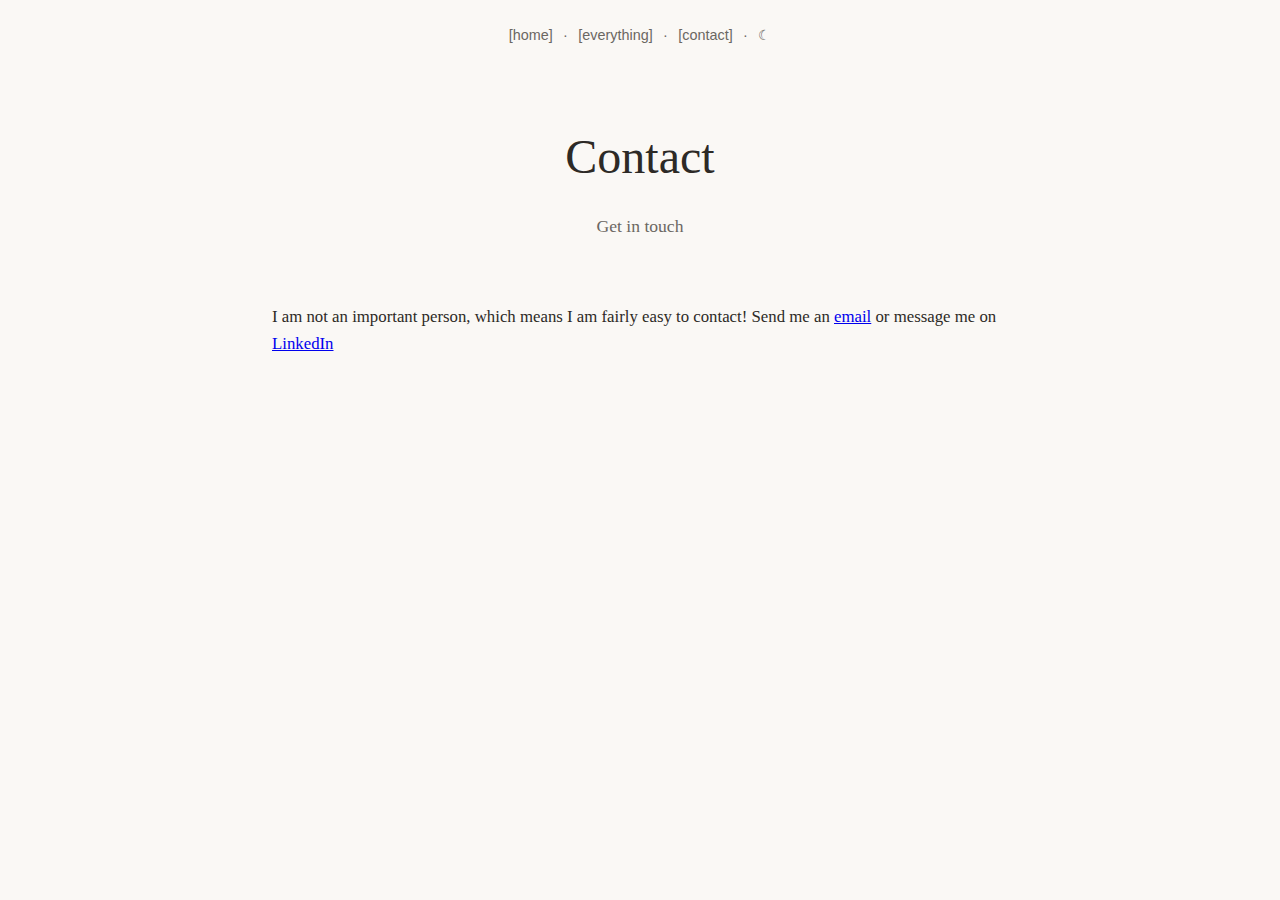
<file: contact.html>
<!DOCTYPE html>
<html lang="en">
<head>
  <meta charset="utf-8">
  <meta name="viewport" content="width=device-width, initial-scale=1">
  <title>Contact - Matt Lubin</title>
  <meta name="description" content="Get in touch!">
  <style>
    /* Root variables for theming */
    :root {
      --bg-light: #faf8f5;
      --bg-dark: #1a1614;
      --text-light: #2d2a26;
      --text-dark: #e8e4df;
      --text-muted-light: #6b6762;
      --text-muted-dark: #9a9288;
      --accent: #6b6762;
      --accent-light: #8a827a;
    }

    :root {
      --bg: var(--bg-light);
      --text: var(--text-light);
      --text-muted: var(--text-muted-light);
    }

    :root.dark {
      --bg: var(--bg-dark);
      --text: var(--text-dark);
      --text-muted: var(--text-muted-dark);
    }

    /* Light mode is the default - dark mode only activates via toggle */

    * {
      margin: 0;
      padding: 0;
      box-sizing: border-box;
    }

    body {
      font-family: 'Iowan Old Style', 'Palatino Linotype', 'URW Palladio L', P052, serif;
      background-color: var(--bg);
      color: var(--text);
      line-height: 1.6;
      transition: background-color 0.3s ease, color 0.3s ease;
      min-height: 100vh;
      display: flex;
      flex-direction: column;
    }

    .site-header {
      padding: 1.5rem 2rem;
      text-align: center;
    }

    .header-nav {
      font-size: 0.9rem;
      color: var(--text-muted);
      font-family: -apple-system, BlinkMacSystemFont, 'Segoe UI', Roboto, sans-serif;
    }

    .header-nav a {
      color: var(--text-muted);
      text-decoration: none;
      margin: 0 0.4rem;
      transition: color 0.2s ease;
    }

    .header-nav a:hover {
      color: var(--text);
    }

    .theme-toggle {
      background: none;
      border: none;
      color: var(--text-muted);
      cursor: pointer;
      font-size: 0.9rem;
      font-family: -apple-system, BlinkMacSystemFont, 'Segoe UI', Roboto, sans-serif;
      padding: 0;
      margin: 0 0.4rem;
      transition: color 0.2s ease;
    }

    .theme-toggle:hover {
      color: var(--text);
    }

    .page-hero {
      text-align: center;
      padding: 3rem 2rem 2rem;
      max-width: 800px;
      margin: 0 auto;
    }

    .page-title {
      font-size: 3rem;
      font-weight: 400;
      margin-bottom: 1rem;
      color: var(--text);
    }

    .page-subtitle {
      font-size: 1.1rem;
      color: var(--text-muted);
      font-weight: 300;
      max-width: 600px;
      margin: 0 auto;
    }

    .content {
      max-width: 800px;
      margin: 2rem auto;
      padding: 0 2rem 4rem;
    }

    .content p {
      margin-bottom: 1.5rem;
      font-size: 1.05rem;
    }

    @media (max-width: 768px) {
      .page-title {
        font-size: 2.2rem;
      }

      .page-subtitle {
        font-size: 1rem;
      }

      .content p {
        font-size: 1rem;
      }
    }
  </style>
</head>
<body>
  <header class="site-header">
    <nav class="header-nav">
      <a href="/index.html">[home]</a> ·
      <a href="/everything.html">[everything]</a> ·
      <a href="/contact.html">[contact]</a> ·
      <button class="theme-toggle" id="themeToggle" aria-label="Toggle theme">
        <span id="themeIcon">☾</span>
      </button>
    </nav>
  </header>

  <main>
    <div class="page-hero">
      <h1 class="page-title">Contact</h1>
      <p class="page-subtitle">Get in touch</p>
    </div>

    <div class="content">
      <p>I am not an important person, which means I am fairly easy to contact! Send me an <a href="mailto:matt.biodefense@gmail.com">email</a> or message me on <a href="https://www.linkedin.com/in/matt-lubin-jhu/">LinkedIn</a></p>
    </div>
  </main>

  <script>
    const themeToggle = document.getElementById('themeToggle');
    const themeIcon = document.getElementById('themeIcon');
    const html = document.documentElement;

    const savedTheme = localStorage.getItem('theme');
    const systemPrefersDark = window.matchMedia('(prefers-color-scheme: dark)').matches;

    if (savedTheme === 'dark') {
      html.classList.add('dark');
      themeIcon.textContent = '☀';
    } else if (savedTheme === 'light') {
      html.classList.add('light');
      themeIcon.textContent = '☾';
    } else if (systemPrefersDark) {
      themeIcon.textContent = '☀';
    }

    themeToggle.addEventListener('click', () => {
      if (html.classList.contains('dark')) {
        html.classList.remove('dark');
        html.classList.add('light');
        localStorage.setItem('theme', 'light');
        themeIcon.textContent = '☾';
      } else {
        html.classList.remove('light');
        html.classList.add('dark');
        localStorage.setItem('theme', 'dark');
        themeIcon.textContent = '☀';
      }
    });
  </script>
</body>
</html>
</file>
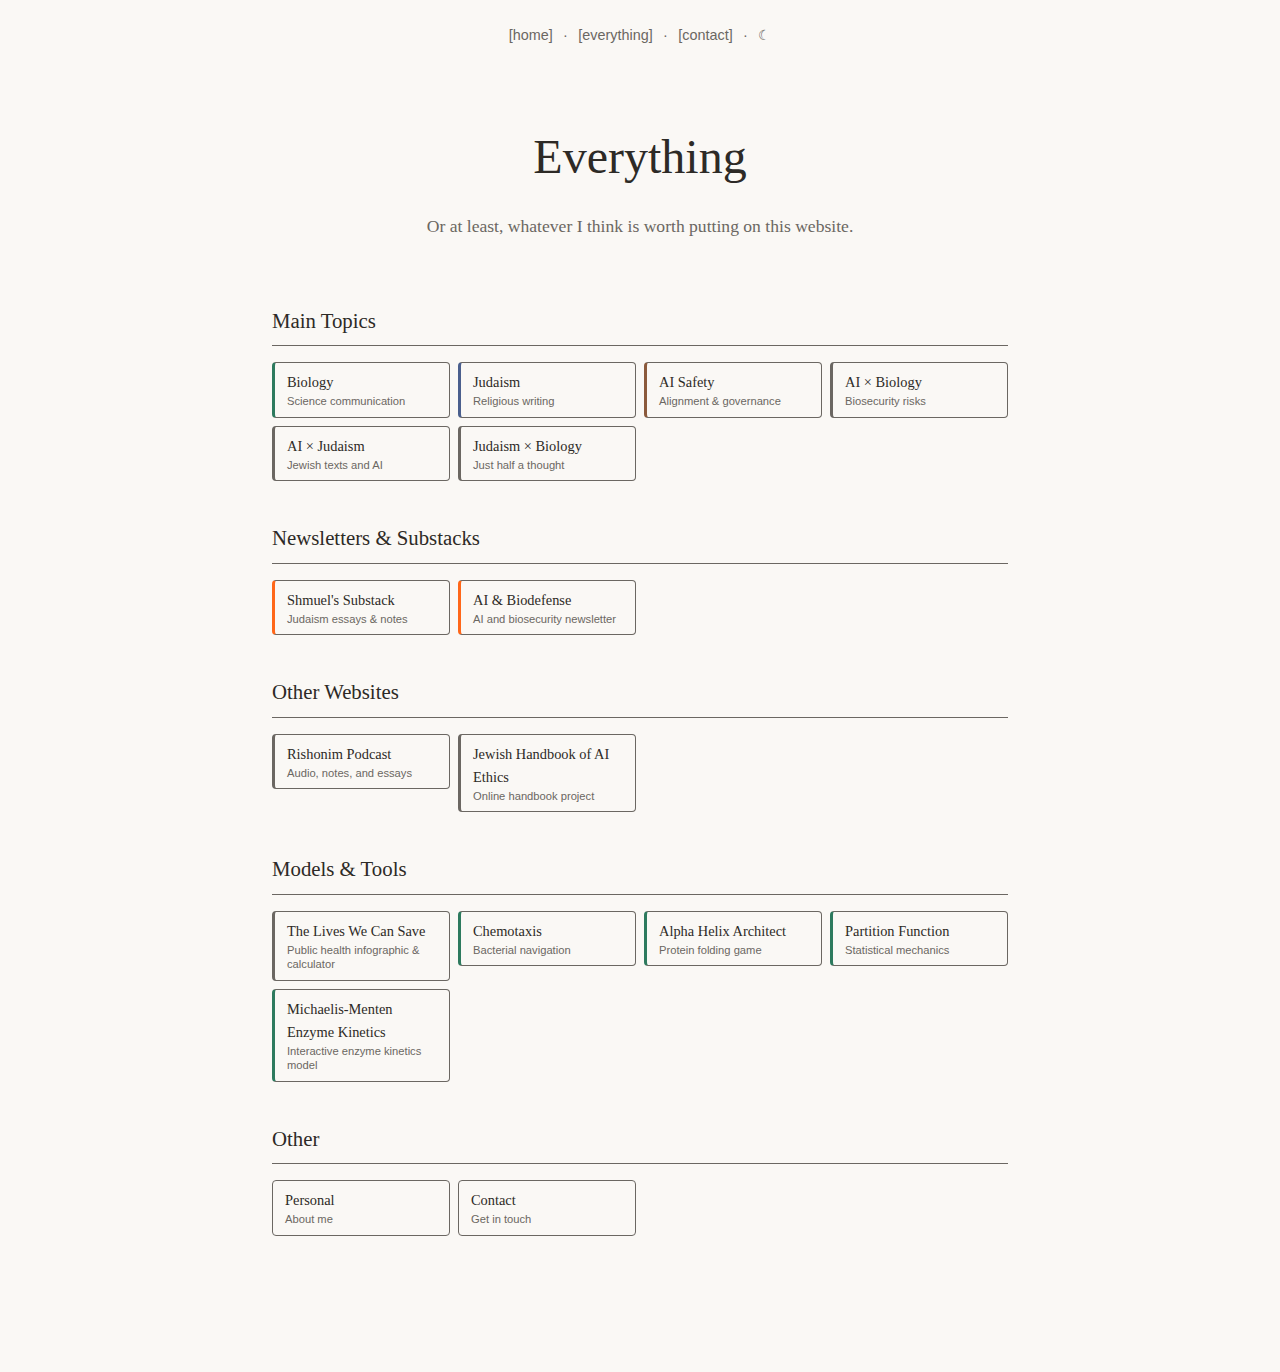
<file: everything.html>
<!DOCTYPE html>
<html lang="en">
<head>
  <meta charset="utf-8">
  <meta name="viewport" content="width=device-width, initial-scale=1">
  <title>Everything - Matt Lubin</title>
  <meta name="description" content="A collection of all my writings and other stuff">
  <style>
    /* Root variables for theming */
    :root {
      --bg-light: #faf8f5;
      --bg-dark: #1a1614;
      --text-light: #2d2a26;
      --text-dark: #e8e4df;
      --text-muted-light: #6b6762;
      --text-muted-dark: #9a9288;
      --accent: #6b6762;
      --accent-light: #8a827a;
    }

    :root {
      --bg: var(--bg-light);
      --text: var(--text-light);
      --text-muted: var(--text-muted-light);
    }

    :root.dark {
      --bg: var(--bg-dark);
      --text: var(--text-dark);
      --text-muted: var(--text-muted-dark);
    }

    /* Light mode is the default - dark mode only activates via toggle */

    * {
      margin: 0;
      padding: 0;
      box-sizing: border-box;
    }

    body {
      font-family: 'Iowan Old Style', 'Palatino Linotype', 'URW Palladio L', P052, serif;
      background-color: var(--bg);
      color: var(--text);
      line-height: 1.6;
      transition: background-color 0.3s ease, color 0.3s ease;
      min-height: 100vh;
      display: flex;
      flex-direction: column;
    }

    .site-header {
      padding: 1.5rem 2rem;
      text-align: center;
    }

    .header-nav {
      font-size: 0.9rem;
      color: var(--text-muted);
      font-family: -apple-system, BlinkMacSystemFont, 'Segoe UI', Roboto, sans-serif;
    }

    .header-nav a {
      color: var(--text-muted);
      text-decoration: none;
      margin: 0 0.4rem;
      transition: color 0.2s ease;
    }

    .header-nav a:hover {
      color: var(--text);
    }

    .theme-toggle {
      background: none;
      border: none;
      color: var(--text-muted);
      cursor: pointer;
      font-size: 0.9rem;
      font-family: -apple-system, BlinkMacSystemFont, 'Segoe UI', Roboto, sans-serif;
      padding: 0;
      margin: 0 0.4rem;
      transition: color 0.2s ease;
    }

    .theme-toggle:hover {
      color: var(--text);
    }

    .page-hero {
      text-align: center;
      padding: 3rem 2rem 2rem;
      max-width: 800px;
      margin: 0 auto;
    }

    .page-title {
      font-size: 3rem;
      font-weight: 400;
      margin-bottom: 1rem;
      color: var(--text);
    }

    .page-subtitle {
      font-size: 1.1rem;
      color: var(--text-muted);
      font-weight: 300;
      max-width: 600px;
      margin: 0 auto;
    }

    .content {
      max-width: 800px;
      margin: 2rem auto;
      padding: 0 2rem 4rem;
    }

    .content p {
      margin-bottom: 1.5rem;
      font-size: 1.05rem;
    }

    /* Sitemap styles */
    .sitemap-section {
      margin-bottom: 2.5rem;
    }

    .sitemap-section-title {
      font-size: 1.3rem;
      font-weight: 400;
      margin-bottom: 1rem;
      padding-bottom: 0.5rem;
      border-bottom: 1px solid var(--text-muted);
      color: var(--text);
    }

    .sitemap-list {
      list-style: none;
      display: grid;
      grid-template-columns: repeat(auto-fill, minmax(160px, 1fr));
      gap: 0.5rem;
    }

    .sitemap-item a {
      display: block;
      padding: 0.5rem 0.75rem;
      background: var(--bg);
      border: 1px solid var(--text-muted);
      border-radius: 4px;
      text-decoration: none;
      color: var(--text);
      transition: all 0.2s ease;
      font-size: 0.9rem;
    }

    .sitemap-item a:hover {
      background: rgba(107, 103, 98, 0.08);
      transform: translateY(-1px);
    }

    .sitemap-item-title {
      font-weight: 500;
      font-size: 0.9rem;
    }

    .sitemap-item-desc {
      font-size: 0.7rem;
      color: var(--text-muted);
      font-family: -apple-system, BlinkMacSystemFont, 'Segoe UI', Roboto, sans-serif;
      line-height: 1.3;
    }

    /* Color accents for different categories */
    .sitemap-item.biology a { border-left: 3px solid #2d7a5e; }
    .sitemap-item.judaism a { border-left: 3px solid #4a5f8d; }
    .sitemap-item.ai-safety a { border-left: 3px solid #8b5a3c; }
    .sitemap-item.crossover a { border-left: 3px solid #6b6762; }
    .sitemap-item.model a { border-left: 3px solid #2d7a5e; }
    .sitemap-item.substack a { border-left: 3px solid #ff6719; }
    .sitemap-item.publication a { border-left: 3px solid #8b5a3c; }
    .sitemap-item.external a { border-left: 3px solid #6b6762; }
    .sitemap-item.tool a { border-left: 3px solid #6b6762; }

    @media (max-width: 768px) {
      .page-title {
        font-size: 2.2rem;
      }

      .page-subtitle {
        font-size: 1rem;
      }

      .content p {
        font-size: 1rem;
      }

      .sitemap-list {
        grid-template-columns: 1fr;
      }
    }
  </style>
</head>
<body>
  <header class="site-header">
    <nav class="header-nav">
      <a href="/index.html">[home]</a> ·
      <a href="/everything.html">[everything]</a> ·
      <a href="/contact.html">[contact]</a> ·
      <button class="theme-toggle" id="themeToggle" aria-label="Toggle theme">
        <span id="themeIcon">☾</span>
      </button>
    </nav>
  </header>

  <main>
    <div class="page-hero">
      <h1 class="page-title">Everything</h1>
      <p class="page-subtitle">Or at least, whatever I think is worth putting on this website.</p>
    </div>

    <div class="content">
      <!-- Main Topics -->
      <div class="sitemap-section">
        <h2 class="sitemap-section-title">Main Topics</h2>
        <ul class="sitemap-list">
          <li class="sitemap-item biology">
            <a href="/biology.html">
              <div class="sitemap-item-title">Biology</div>
              <div class="sitemap-item-desc">Science communication</div>
            </a>
          </li>
          <li class="sitemap-item judaism">
            <a href="/judaism.html">
              <div class="sitemap-item-title">Judaism</div>
              <div class="sitemap-item-desc">Religious writing</div>
            </a>
          </li>
          <li class="sitemap-item ai-safety">
            <a href="/ai-safety.html">
              <div class="sitemap-item-title">AI Safety</div>
              <div class="sitemap-item-desc">Alignment & governance</div>
            </a>
          </li>
          <li class="sitemap-item crossover">
            <a href="/ai-bio.html">
              <div class="sitemap-item-title">AI × Biology</div>
              <div class="sitemap-item-desc">Biosecurity risks</div>
            </a>
          </li>
          <li class="sitemap-item crossover">
            <a href="/ai-judaism.html">
              <div class="sitemap-item-title">AI × Judaism</div>
              <div class="sitemap-item-desc">Jewish texts and AI</div>
            </a>
          </li>
          <li class="sitemap-item crossover">
            <a href="/judaism-biology.html">
              <div class="sitemap-item-title">Judaism × Biology</div>
              <div class="sitemap-item-desc">Just half a thought</div>
            </a>
          </li>
        </ul>
      </div>

      <!-- Newsletters & Substacks -->
      <div class="sitemap-section">
        <h2 class="sitemap-section-title">Newsletters & Substacks</h2>
        <ul class="sitemap-list">
          <li class="sitemap-item substack">
            <a href="https://rishonimpodcast.substack.com/">
              <div class="sitemap-item-title">Shmuel's Substack</div>
              <div class="sitemap-item-desc">Judaism essays & notes</div>
            </a>
          </li>
          <li class="sitemap-item substack">
            <a href="https://mattsbiodefense.substack.com/">
              <div class="sitemap-item-title">AI & Biodefense</div>
              <div class="sitemap-item-desc">AI and biosecurity newsletter</div>
            </a>
          </li>
        </ul>
      </div>
      
      <!-- Other Websites -->
      <div class="sitemap-section">
        <h2 class="sitemap-section-title">Other Websites</h2>
        <ul class="sitemap-list">
          <li class="sitemap-item external">
            <a href="https://sites.google.com/view/rishonim/">
              <div class="sitemap-item-title">Rishonim Podcast</div>
              <div class="sitemap-item-desc">Audio, notes, and essays</div>
            </a>
          </li>
          <li class="sitemap-item external">
            <a href="https://jewishai.me/">
              <div class="sitemap-item-title">Jewish Handbook of AI Ethics</div>
              <div class="sitemap-item-desc">Online handbook project</div>
            </a>
          </li>
        </ul>
      </div>

      <!-- Models & Tools -->
      <div class="sitemap-section">
        <h2 class="sitemap-section-title">Models & Tools</h2>
        <ul class="sitemap-list">
          <li class="sitemap-item tool">
            <a href="/public-health-dashboard.html">
              <div class="sitemap-item-title">The Lives We Can Save</div>
              <div class="sitemap-item-desc">Public health infographic & calculator</div>
            </a>
          </li>
          <li class="sitemap-item model">
            <a href="/models-chemotaxis.html">
              <div class="sitemap-item-title">Chemotaxis</div>
              <div class="sitemap-item-desc">Bacterial navigation</div>
            </a>
          </li>
          <li class="sitemap-item model">
            <a href="/models-a-helix-game.html">
              <div class="sitemap-item-title">Alpha Helix Architect</div>
              <div class="sitemap-item-desc">Protein folding game</div>
            </a>
          </li>
          <li class="sitemap-item model">
            <a href="/models-thermo.html">
              <div class="sitemap-item-title">Partition Function</div>
              <div class="sitemap-item-desc">Statistical mechanics</div>
            </a>
          </li>
          <li class="sitemap-item model">
            <a href="/models-enzyme-kinetics.html">
              <div class="sitemap-item-title">Michaelis-Menten Enzyme Kinetics</div>
              <div class="sitemap-item-desc">Interactive enzyme kinetics model</div>
            </a>
          </li>
        </ul>
      </div>

      <!-- Other -->
      <div class="sitemap-section">
        <h2 class="sitemap-section-title">Other</h2>
        <ul class="sitemap-list">
          <li class="sitemap-item">
            <a href="/personal.html">
              <div class="sitemap-item-title">Personal</div>
              <div class="sitemap-item-desc">About me</div>
            </a>
          </li>
          <li class="sitemap-item">
            <a href="/contact.html">
              <div class="sitemap-item-title">Contact</div>
              <div class="sitemap-item-desc">Get in touch</div>
            </a>
          </li>
        </ul>
      </div>
    </div>
  </main>

  <script>
    const themeToggle = document.getElementById('themeToggle');
    const themeIcon = document.getElementById('themeIcon');
    const html = document.documentElement;

    const savedTheme = localStorage.getItem('theme');
    const systemPrefersDark = window.matchMedia('(prefers-color-scheme: dark)').matches;

    if (savedTheme === 'dark') {
      html.classList.add('dark');
      themeIcon.textContent = '☀';
    } else if (savedTheme === 'light') {
      html.classList.add('light');
      themeIcon.textContent = '☾';
    } else if (systemPrefersDark) {
      themeIcon.textContent = '☀';
    }

    themeToggle.addEventListener('click', () => {
      if (html.classList.contains('dark')) {
        html.classList.remove('dark');
        html.classList.add('light');
        localStorage.setItem('theme', 'light');
        themeIcon.textContent = '☾';
      } else {
        html.classList.remove('light');
        html.classList.add('dark');
        localStorage.setItem('theme', 'dark');
        themeIcon.textContent = '☀';
      }
    });
  </script>
</body>
</html>
</file>
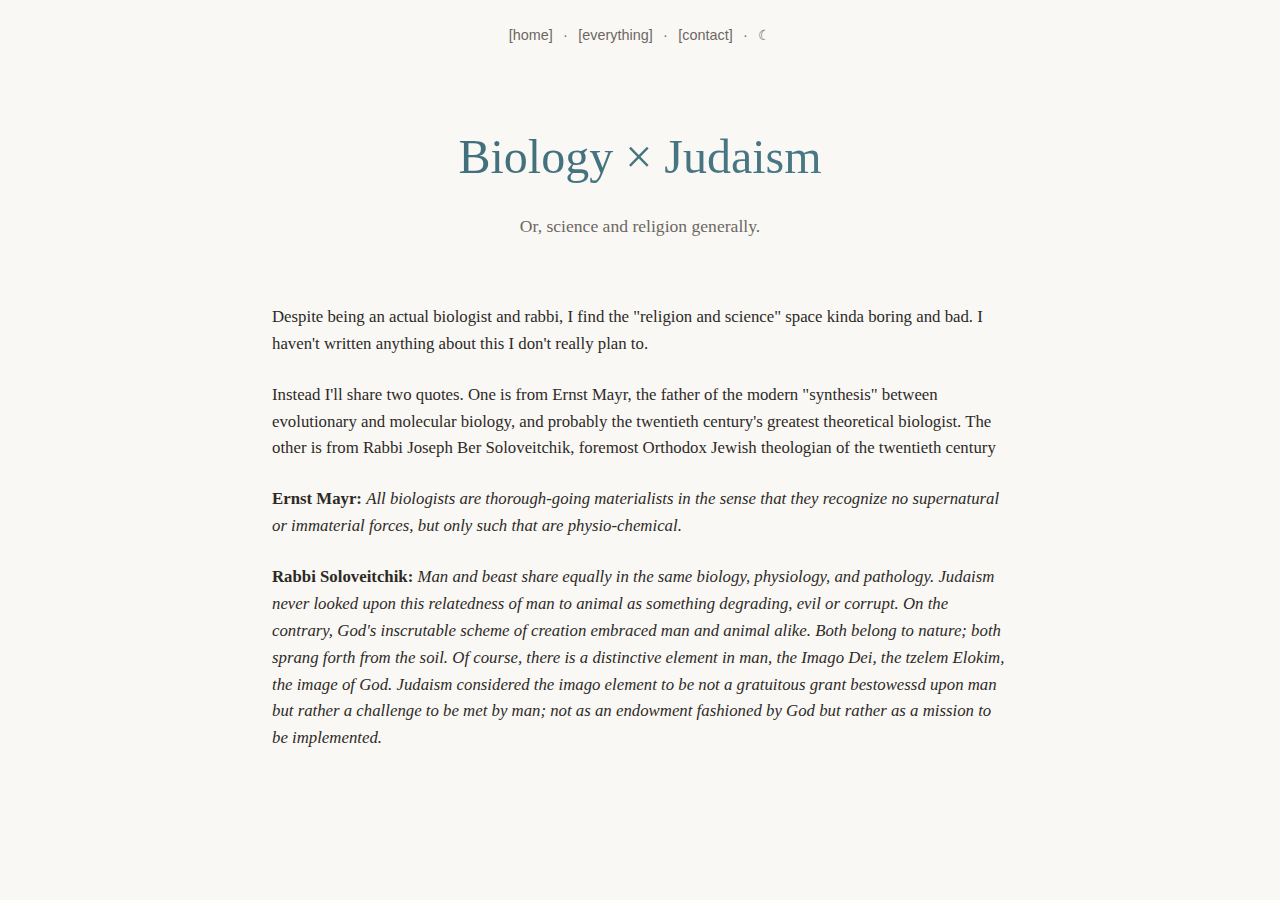
<file: judaism-biology.html>
<!DOCTYPE html>
<html lang="en">
<head>
  <meta charset="utf-8">
  <meta name="viewport" content="width=device-width, initial-scale=1">
  <title>Biology × Judaism - Matt Lubin</title>
  <meta name="description" content="Exploring the intersection of biology and Jewish thought">
  <style>
    /* Root variables for theming */
    :root {
      --bg-light: #faf8f5;
      --bg-dark: #1a1614;
      --text-light: #2d2a26;
      --text-dark: #e8e4df;
      --text-muted-light: #6b6762;
      --text-muted-dark: #9a9288;
      --bio-judaism: #3d6b76;
      --bio-judaism-light: #4d7d8a;
    }

    :root {
      --bg: var(--bg-light);
      --text: var(--text-light);
      --text-muted: var(--text-muted-light);
    }

    :root.dark {
      --bg: var(--bg-dark);
      --text: var(--text-dark);
      --text-muted: var(--text-muted-dark);
    }

    /* Light mode is the default - dark mode only activates via toggle */

    * {
      margin: 0;
      padding: 0;
      box-sizing: border-box;
    }

    body {
      font-family: 'Iowan Old Style', 'Palatino Linotype', 'URW Palladio L', P052, serif;
      background-color: var(--bg);
      color: var(--text);
      line-height: 1.6;
      transition: background-color 0.3s ease, color 0.3s ease;
      min-height: 100vh;
      display: flex;
      flex-direction: column;
    }

    .site-header {
      padding: 1.5rem 2rem;
      text-align: center;
    }

    .header-nav {
      font-size: 0.9rem;
      color: var(--text-muted);
      font-family: -apple-system, BlinkMacSystemFont, 'Segoe UI', Roboto, sans-serif;
    }

    .header-nav a {
      color: var(--text-muted);
      text-decoration: none;
      margin: 0 0.4rem;
      transition: color 0.2s ease;
    }

    .header-nav a:hover {
      color: var(--text);
    }

    .theme-toggle {
      background: none;
      border: none;
      color: var(--text-muted);
      cursor: pointer;
      font-size: 0.9rem;
      font-family: -apple-system, BlinkMacSystemFont, 'Segoe UI', Roboto, sans-serif;
      padding: 0;
      margin: 0 0.4rem;
      transition: color 0.2s ease;
    }

    .theme-toggle:hover {
      color: var(--text);
    }

    .page-hero {
      text-align: center;
      padding: 3rem 2rem 2rem;
      max-width: 800px;
      margin: 0 auto;
    }

    .page-title {
      font-size: 3rem;
      font-weight: 400;
      margin-bottom: 1rem;
      background: linear-gradient(135deg, var(--bio-judaism) 0%, var(--bio-judaism-light) 100%);
      -webkit-background-clip: text;
      -webkit-text-fill-color: transparent;
      background-clip: text;
    }

    .page-subtitle {
      font-size: 1.1rem;
      color: var(--text-muted);
      font-weight: 300;
      max-width: 600px;
      margin: 0 auto;
    }

    .content {
      max-width: 800px;
      margin: 2rem auto;
      padding: 0 2rem 4rem;
    }

    .content p {
      margin-bottom: 1.5rem;
      font-size: 1.05rem;
    }

    @media (max-width: 768px) {
      .page-title {
        font-size: 2.2rem;
      }

      .page-subtitle {
        font-size: 1rem;
      }

      .content p {
        font-size: 1rem;
      }
    }
  </style>
</head>
<body>
  <header class="site-header">
    <nav class="header-nav">
      <a href="/index.html">[home]</a> ·
      <a href="/everything.html">[everything]</a> ·
      <a href="/contact.html">[contact]</a> ·
      <button class="theme-toggle" id="themeToggle" aria-label="Toggle theme">
        <span id="themeIcon">☾</span>
      </button>
    </nav>
  </header>

  <main>
    <div class="page-hero">
      <h1 class="page-title">Biology × Judaism</h1>
      <p class="page-subtitle">Or, science and religion generally.</p>
    </div>
    <div class="content">
      <p>Despite being an actual biologist and rabbi, I find the "religion and science" space kinda boring and bad. I haven't written anything about this I don't really plan to.</p>
      <p>Instead I'll share two quotes. One is from Ernst Mayr, the father of the modern "synthesis" between evolutionary and molecular biology, and probably the twentieth century's greatest theoretical biologist. The other is from Rabbi Joseph Ber Soloveitchik, foremost Orthodox Jewish theologian of the twentieth century</p>
      <p><strong>Ernst Mayr: </strong><em>All biologists are thorough-going materialists in the sense that they recognize no supernatural or immaterial forces, but only such that are physio-chemical.</em></p>
      <p><strong>Rabbi Soloveitchik: </strong><em>Man and beast share equally in the same biology, physiology, and pathology. Judaism never looked upon this relatedness of man to animal as something degrading, evil or corrupt. 
        On the contrary, God's inscrutable scheme of creation embraced man and animal alike. Both belong to nature; both sprang forth from the soil.
        Of course, there is a distinctive element in man, the Imago Dei, the tzelem Elokim, the image of God. 
        Judaism considered the imago element to be not a gratuitous grant bestowessd upon man but rather a challenge to be met by man; not as an endowment fashioned by God but rather as a mission to be implemented.</em>
        </p>
      </div>
  </main>

  <script>
    const themeToggle = document.getElementById('themeToggle');
    const themeIcon = document.getElementById('themeIcon');
    const html = document.documentElement;

    const savedTheme = localStorage.getItem('theme');
    const systemPrefersDark = window.matchMedia('(prefers-color-scheme: dark)').matches;

    if (savedTheme === 'dark') {
      html.classList.add('dark');
      themeIcon.textContent = '☀';
    } else if (savedTheme === 'light') {
      html.classList.add('light');
      themeIcon.textContent = '☾';
    } else if (systemPrefersDark) {
      themeIcon.textContent = '☀';
    }

    themeToggle.addEventListener('click', () => {
      if (html.classList.contains('dark')) {
        html.classList.remove('dark');
        html.classList.add('light');
        localStorage.setItem('theme', 'light');
        themeIcon.textContent = '☾';
      } else {
        html.classList.remove('light');
        html.classList.add('dark');
        localStorage.setItem('theme', 'dark');
        themeIcon.textContent = '☀';
      }
    });
  </script>
</body>
</html>
</file>
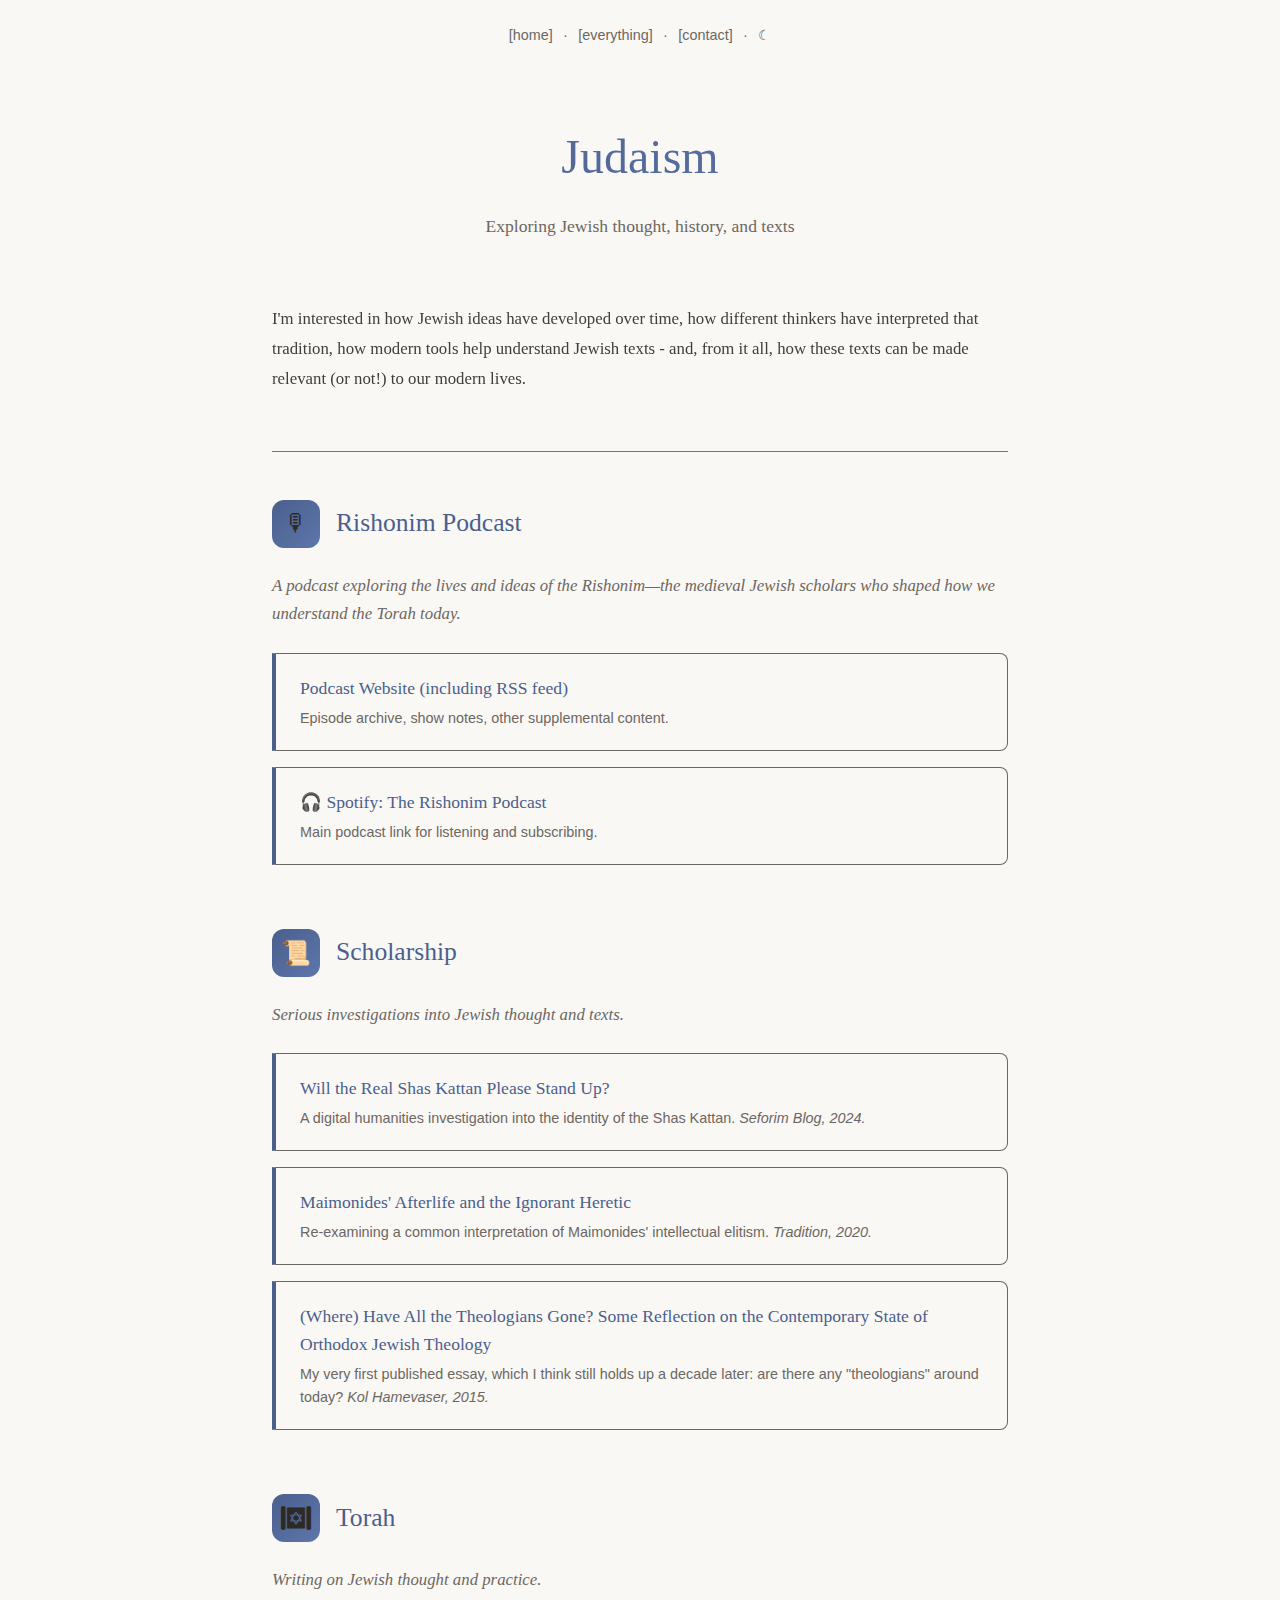
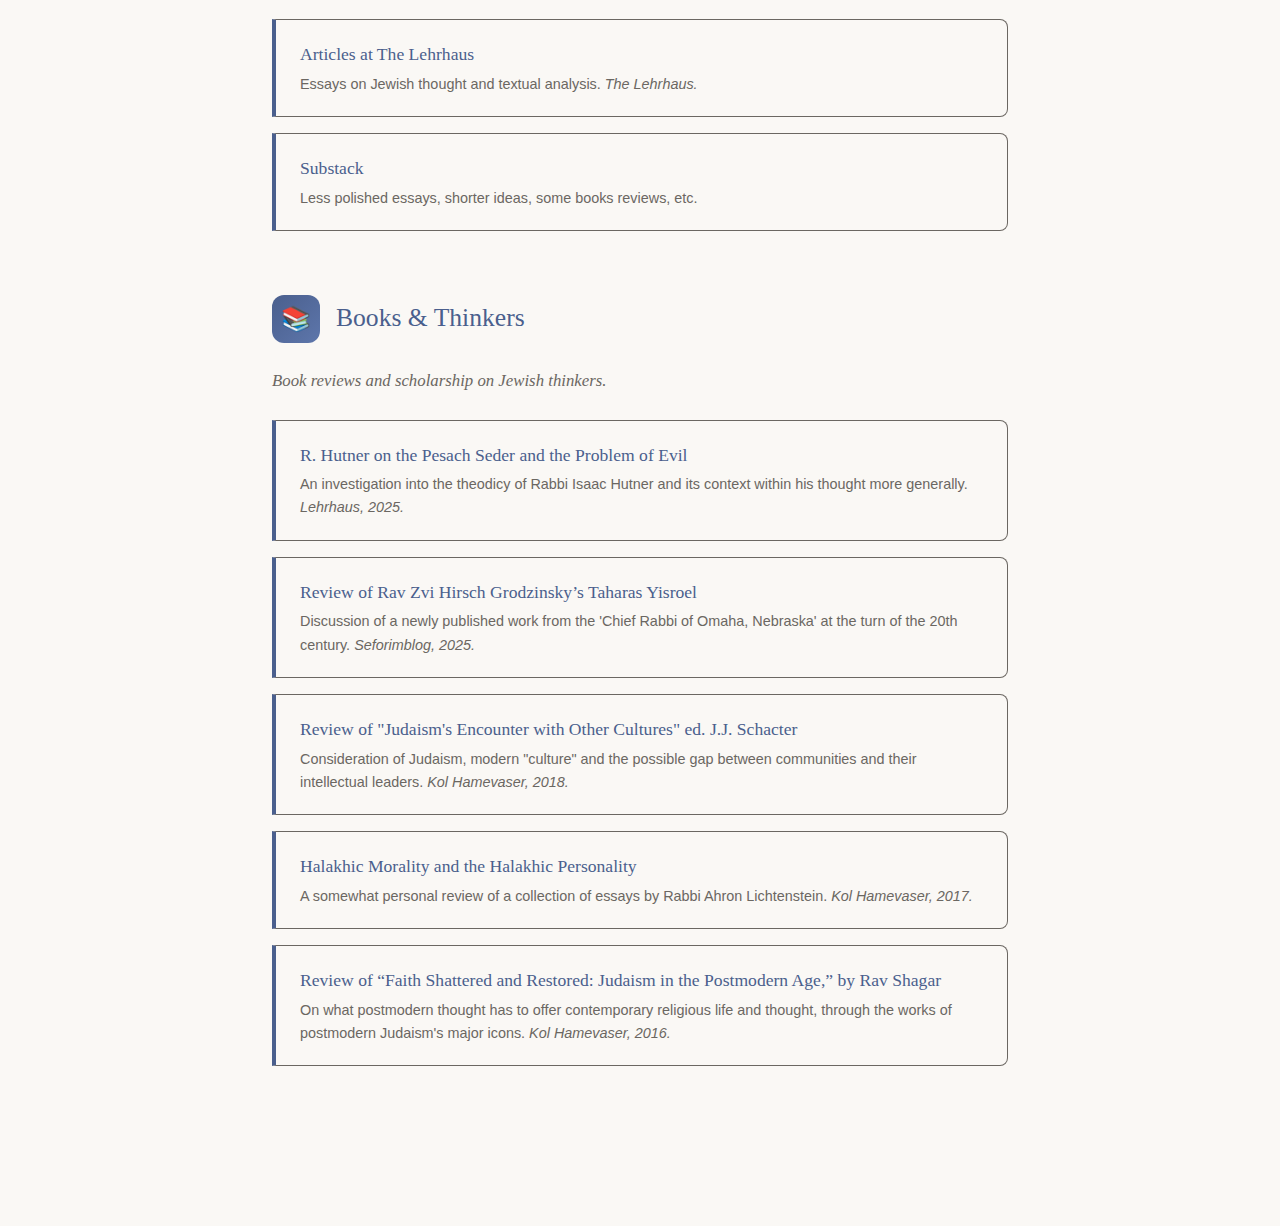
<file: judaism.html>
<!DOCTYPE html>
<html lang="en">
<head>
  <meta charset="utf-8">
  <meta name="viewport" content="width=device-width, initial-scale=1">
  <title>Judaism - Matt Lubin</title>
  <meta name="description" content="Exploring Jewish thought, history, and texts through podcasts, digital humanities, and essays">
  <link rel="stylesheet" href="https://cdnjs.cloudflare.com/ajax/libs/font-awesome/6.5.1/css/all.min.css">
  <style>
    /* Root variables for theming */
    :root {
      --bg-light: #faf8f5;
      --bg-dark: #1a1614;
      --text-light: #2d2a26;
      --text-dark: #e8e4df;
      --text-muted-light: #6b6762;
      --text-muted-dark: #9a9288;
      --judaism: #4a5f8d;
      --judaism-light: #5d76ab;
    }

    :root {
      --bg: var(--bg-light);
      --text: var(--text-light);
      --text-muted: var(--text-muted-light);
    }

    :root.dark {
      --bg: var(--bg-dark);
      --text: var(--text-dark);
      --text-muted: var(--text-muted-dark);
    }

    /* Light mode is the default - dark mode only activates via toggle */

    * {
      margin: 0;
      padding: 0;
      box-sizing: border-box;
    }

    body {
      font-family: 'Iowan Old Style', 'Palatino Linotype', 'URW Palladio L', P052, serif;
      background-color: var(--bg);
      color: var(--text);
      line-height: 1.6;
      transition: background-color 0.3s ease, color 0.3s ease;
      min-height: 100vh;
      display: flex;
      flex-direction: column;
    }

    .site-header {
      padding: 1.5rem 2rem;
      text-align: center;
    }

    .header-nav {
      font-size: 0.9rem;
      color: var(--text-muted);
      font-family: -apple-system, BlinkMacSystemFont, 'Segoe UI', Roboto, sans-serif;
    }

    .header-nav a {
      color: var(--text-muted);
      text-decoration: none;
      margin: 0 0.4rem;
      transition: color 0.2s ease;
    }

    .header-nav a:hover {
      color: var(--text);
    }

    .theme-toggle {
      background: none;
      border: none;
      color: var(--text-muted);
      cursor: pointer;
      font-size: 0.9rem;
      font-family: -apple-system, BlinkMacSystemFont, 'Segoe UI', Roboto, sans-serif;
      padding: 0;
      margin: 0 0.4rem;
      transition: color 0.2s ease;
    }

    .theme-toggle:hover {
      color: var(--text);
    }

    .page-hero {
      text-align: center;
      padding: 3rem 2rem 2rem;
      max-width: 800px;
      margin: 0 auto;
    }

    .page-title {
      font-size: 3rem;
      font-weight: 400;
      margin-bottom: 1rem;
      background: linear-gradient(135deg, var(--judaism) 0%, var(--judaism-light) 100%);
      -webkit-background-clip: text;
      -webkit-text-fill-color: transparent;
      background-clip: text;
    }

    .page-subtitle {
      font-size: 1.1rem;
      color: var(--text-muted);
      font-weight: 300;
      max-width: 600px;
      margin: 0 auto;
    }

    .content {
      max-width: 800px;
      margin: 2rem auto;
      padding: 0 2rem 4rem;
    }

    .content p {
      margin-bottom: 1.5rem;
      font-size: 1.05rem;
    }

    .intro {
      font-size: 1.1rem;
      line-height: 1.8;
      margin-bottom: 3rem;
      padding-bottom: 2rem;
      border-bottom: 1px solid var(--text-muted);
      opacity: 0.9;
    }

    .intro em {
      font-style: italic;
    }

    /* Section styling */
    .section {
      margin-bottom: 4rem;
    }

    .section-header {
      display: flex;
      align-items: center;
      gap: 1rem;
      margin-bottom: 1.5rem;
    }

    .section-icon {
      width: 48px;
      height: 48px;
      background: linear-gradient(135deg, var(--judaism) 0%, var(--judaism-light) 100%);
      border-radius: 12px;
      display: flex;
      align-items: center;
      justify-content: center;
      font-size: 1.5rem;
      flex-shrink: 0;
    }

    .section-title {
      font-size: 1.6rem;
      font-weight: 400;
      color: var(--judaism);
    }

    :root.dark .section-title {
      color: var(--judaism-light);
    }

    @media (prefers-color-scheme: dark) {
      :root:not(.light) .section-title {
        color: var(--judaism-light);
      }
    }

    .section-intro {
      font-size: 1rem;
      color: var(--text-muted);
      margin-bottom: 1.5rem;
      line-height: 1.7;
      font-style: italic;
    }

    .section-intro a {
      color: var(--judaism);
    }

    :root.dark .section-intro a {
      color: var(--judaism-light);
    }

    @media (prefers-color-scheme: dark) {
      :root:not(.light) .section-intro a {
        color: var(--judaism-light);
      }
    }

    /* Link cards */
    .link-list {
      display: flex;
      flex-direction: column;
      gap: 1rem;
    }

    .link-card {
      display: block;
      padding: 1.25rem 1.5rem;
      background: var(--bg);
      border: 1px solid var(--text-muted);
      border-left: 4px solid var(--judaism);
      border-radius: 0 8px 8px 0;
      text-decoration: none;
      color: var(--text);
      transition: all 0.2s ease;
    }

    .link-card:hover {
      border-left-color: var(--judaism-light);
      background: linear-gradient(90deg, rgba(74, 95, 141, 0.08) 0%, transparent 100%);
      transform: translateX(4px);
    }

    :root.dark .link-card:hover {
      background: linear-gradient(90deg, rgba(93, 118, 171, 0.12) 0%, transparent 100%);
    }

    @media (prefers-color-scheme: dark) {
      :root:not(.light) .link-card:hover {
        background: linear-gradient(90deg, rgba(93, 118, 171, 0.12) 0%, transparent 100%);
      }
    }

    .link-card-title {
      font-size: 1.1rem;
      font-weight: 500;
      margin-bottom: 0.3rem;
      color: var(--judaism);
    }

    :root.dark .link-card-title {
      color: var(--judaism-light);
    }

    @media (prefers-color-scheme: dark) {
      :root:not(.light) .link-card-title {
        color: var(--judaism-light);
      }
    }

    .link-card-description {
      font-size: 0.9rem;
      color: var(--text-muted);
      font-family: -apple-system, BlinkMacSystemFont, 'Segoe UI', Roboto, sans-serif;
    }

    @media (max-width: 768px) {
      .page-title {
        font-size: 2.2rem;
      }

      .page-subtitle {
        font-size: 1rem;
      }

      .content p {
        font-size: 1rem;
      }

      .section-header {
        flex-direction: column;
        align-items: flex-start;
        gap: 0.75rem;
      }

      .section-icon {
        width: 40px;
        height: 40px;
        font-size: 1.2rem;
      }

      .section-title {
        font-size: 1.4rem;
      }
    }
  </style>
</head>
<body>
  <header class="site-header">
    <nav class="header-nav">
      <a href="/index.html">[home]</a> ·
      <a href="/everything.html">[everything]</a> ·
      <a href="/contact.html">[contact]</a> ·
      <button class="theme-toggle" id="themeToggle" aria-label="Toggle theme">
        <span id="themeIcon">☾</span>
      </button>
    </nav>
  </header>

  <main>
    <div class="page-hero">
      <h1 class="page-title">Judaism</h1>
      <p class="page-subtitle">Exploring Jewish thought, history, and texts</p>
    </div>

    <div class="content">
      <div class="intro">
        <p>I'm interested in how Jewish ideas have developed over time, how different thinkers have interpreted that tradition, how modern tools help understand Jewish texts - and, from it all, how these texts can be made relevant (or not!) to our modern lives.</p>
      </div>

      <!-- Rishonim Podcast -->
      <section class="section">
        <div class="section-header">
          <div class="section-icon">&#x1F399;</div>
          <h2 class="section-title">Rishonim Podcast</h2>
        </div>
        <p class="section-intro">A podcast exploring the lives and ideas of the Rishonim—the medieval Jewish scholars who shaped how we understand the Torah today.</p>
        <div class="link-list">
          <a href="https://sites.google.com/view/rishonim/" class="link-card">
            <div class="link-card-title">Podcast Website (including RSS feed)</div>
            <div class="link-card-description">Episode archive, show notes, other supplemental content.</div>
          </a>
          <a href="https://open.spotify.com/show/2UCLvncn5feQiURgLupvRa" class="link-card">
            <div class="link-card-title">🎧 Spotify: The Rishonim Podcast</div>
            <div class="link-card-description">Main podcast link for listening and subscribing.</div>
          </a>
        </div>
      </section>

      <!-- Scholarship -->
      <section class="section">
        <div class="section-header">
          <div class="section-icon">&#x1F4DC;</div>
          <h2 class="section-title">Scholarship</h2>
        </div>
        <p class="section-intro">Serious investigations into Jewish thought and texts.</p>
        <div class="link-list">
          <a href="https://seforimblog.com/2024/08/will-the-real-shas-kattan-please-stand-up/" class="link-card">
            <div class="link-card-title">Will the Real Shas Kattan Please Stand Up?</div>
            <div class="link-card-description">A digital humanities investigation into the identity of the Shas Kattan. <em>Seforim Blog, 2024.</em></div>
          </a>
          <a href="https://traditiononline.org/maimonides-afterlife-and-the-ignorant-heretic/" class="link-card">
            <div class="link-card-title">Maimonides' Afterlife and the Ignorant Heretic</div>
            <div class="link-card-description">Re-examining a common interpretation of Maimonides' intellectual elitism. <em>Tradition, 2020.</em></div>
          </a>
          <a href="https://kolhamevaser.com/2015/05/where-have-all-the-theologians-gone-some-reflection-on-the-contemporary-state-of-orthodox-theology/" class="link-card">
            <div class="link-card-title">(Where) Have All the Theologians Gone? Some Reflection on the Contemporary State of Orthodox Jewish Theology</div>
            <div class="link-card-description">My very first published essay, which I think still holds up a decade later: are there any "theologians" around today? <em>Kol Hamevaser, 2015.</em></div>
          </a>
        </div>
      </section>

      <!-- Torah -->
      <section class="section">
        <div class="section-header">
          <div class="section-icon"><i class="fas fa-torah"></i></div>
          <h2 class="section-title">Torah</h2>
        </div>
        <p class="section-intro">Writing on Jewish thought and practice.</p>
        <div class="link-list">
          <a href="https://thelehrhaus.com/?s=lubin" class="link-card">
            <div class="link-card-title">Articles at The Lehrhaus</div>
            <div class="link-card-description">Essays on Jewish thought and textual analysis. <em>The Lehrhaus.</em></div>
          </a>
          <a href="https://rishonimpodcast.substack.com/" class="link-card">
            <div class="link-card-title">Substack</div>
            <div class="link-card-description">Less polished essays, shorter ideas, some books reviews, etc.</div>
          </a>
        </div>
      </section>

      <!-- Books & Thinkers -->
      <section class="section">
        <div class="section-header">
          <div class="section-icon">&#x1F4DA;</div>
          <h2 class="section-title">Books & Thinkers</h2>
        </div>
        <p class="section-intro">Book reviews and scholarship on Jewish thinkers.</p>
        <div class="link-list">
          <a href="https://thelehrhaus.com/holidays/the-light-at-the-end-of-the-night-rav-hutner-on-the-pesach-seder-and-the-problem-of-evil/" class="link-card">
            <div class="link-card-title">R. Hutner on the Pesach Seder and the Problem of Evil</div>
            <div class="link-card-description">An investigation into the theodicy of Rabbi Isaac Hutner and its context within his thought more generally. <em>Lehrhaus, 2025.</em></div>
          </a>
          <a href="https://seforimblog.com/2025/05/review-of-rav-zvi-hirsch-grodzinskys-taharas-yisroel/" class="link-card">
            <div class="link-card-title">Review of Rav Zvi Hirsch Grodzinsky’s Taharas Yisroel</div>
            <div class="link-card-description">Discussion of a newly published work from the 'Chief Rabbi of Omaha, Nebraska' at the turn of the 20th century. <em>Seforimblog, 2025.</em></div>
          </a>
          <a href="https://repository.yu.edu/server/api/core/bitstreams/f74bc7ee-269b-4b1d-8ba3-58dfcc60a109/content" class="link-card">
            <div class="link-card-title">Review of "Judaism's Encounter with Other Cultures" ed. J.J. Schacter</div>
            <div class="link-card-description">Consideration of Judaism, modern "culture" and the possible gap between communities and their intellectual leaders. <em>Kol Hamevaser, 2018.</em></div>
          </a>
          <a href="https://kolhamevaser.com/files/n-the-service-of-god_w4r4q8vt8udqzt457657r5/" class="link-card">
            <div class="link-card-title">Halakhic Morality and the Halakhic Personality</div>
            <div class="link-card-description">A somewhat personal review of a collection of essays by Rabbi Ahron Lichtenstein. <em>Kol Hamevaser, 2017.</em></div>
          </a>
          <a href="https://kolhamevaser.com/files/rn-age-by-rav-shagar_v0hgxs7owtocx7gwka2g7j/" class="link-card">
            <div class="link-card-title">Review of “Faith Shattered and Restored: Judaism in the Postmodern Age,” by Rav Shagar</div>
            <div class="link-card-description">On what postmodern thought has to offer contemporary religious life and thought, through the works of postmodern Judaism's major icons. <em>Kol Hamevaser, 2016.</em></div>
          </a>
        </div>
      </section>
    </div>
  </main>

  <script>
    const themeToggle = document.getElementById('themeToggle');
    const themeIcon = document.getElementById('themeIcon');
    const html = document.documentElement;

    const savedTheme = localStorage.getItem('theme');
    const systemPrefersDark = window.matchMedia('(prefers-color-scheme: dark)').matches;

    if (savedTheme === 'dark') {
      html.classList.add('dark');
      themeIcon.textContent = '☀';
    } else if (savedTheme === 'light') {
      html.classList.add('light');
      themeIcon.textContent = '☾';
    } else if (systemPrefersDark) {
      themeIcon.textContent = '☀';
    }

    themeToggle.addEventListener('click', () => {
      if (html.classList.contains('dark')) {
        html.classList.remove('dark');
        html.classList.add('light');
        localStorage.setItem('theme', 'light');
        themeIcon.textContent = '☾';
      } else {
        html.classList.remove('light');
        html.classList.add('dark');
        localStorage.setItem('theme', 'dark');
        themeIcon.textContent = '☀';
      }
    });
  </script>
</body>
</html>
</file>
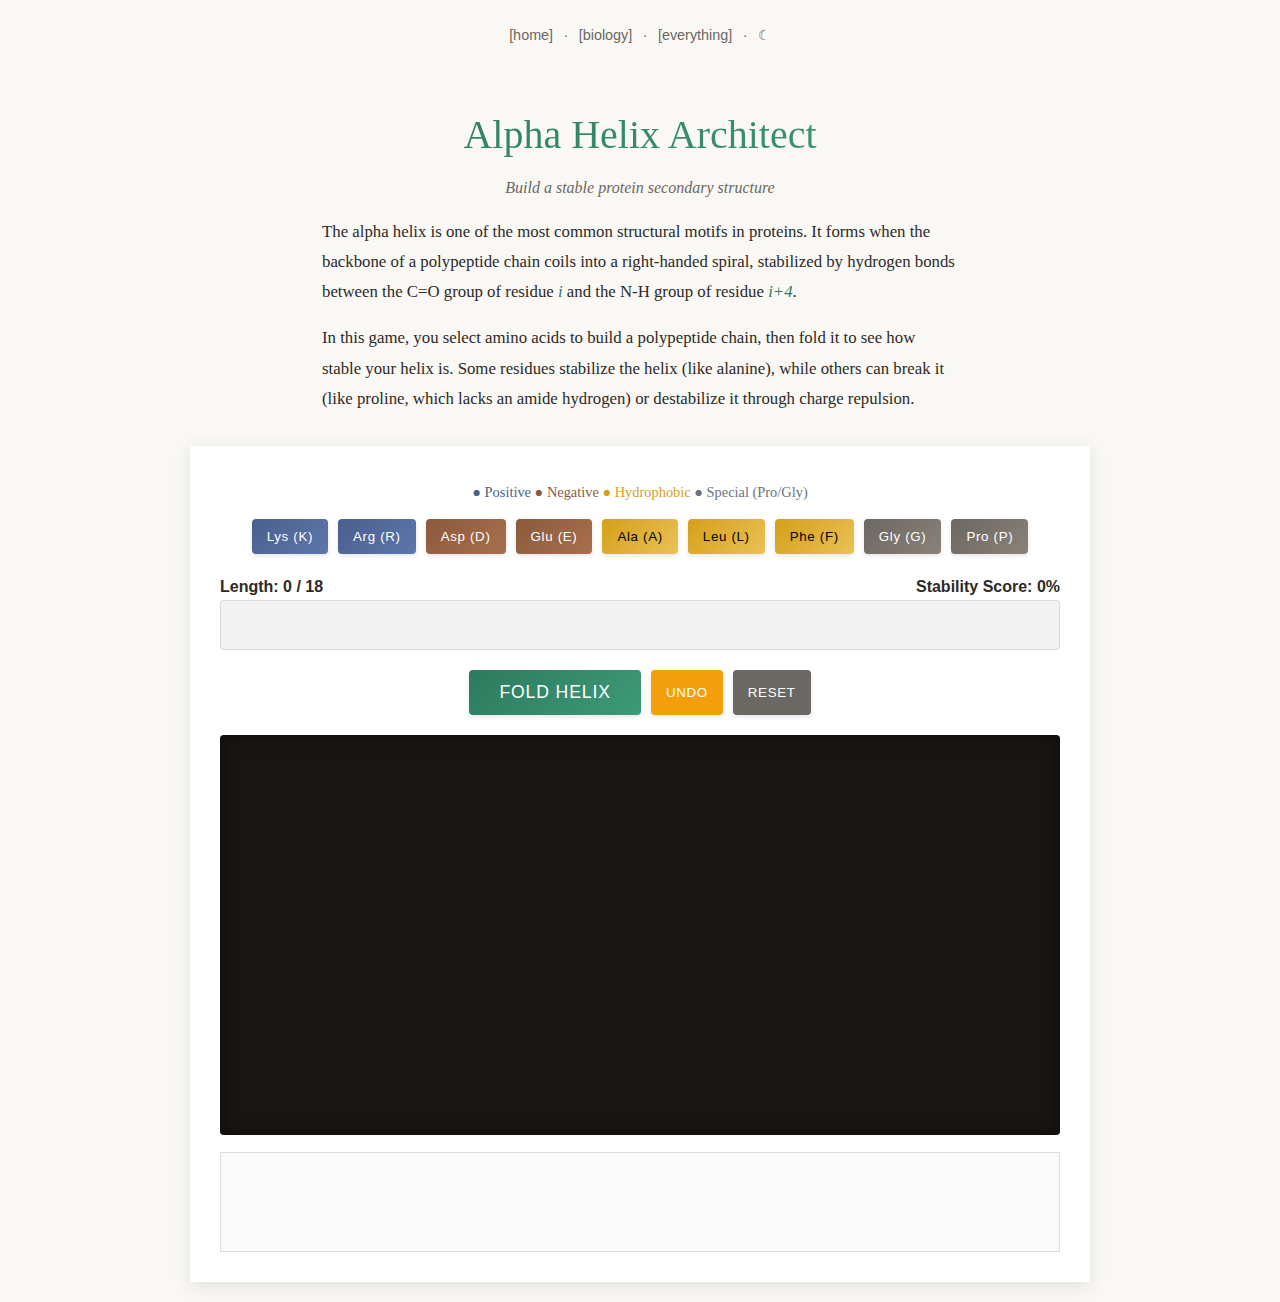
<file: models-a-helix-game.html>
<!DOCTYPE html>
<html lang="en">
<head>
    <meta charset="UTF-8">
    <meta name="viewport" content="width=device-width, initial-scale=1.0">
    <title>Alpha Helix Architect - Matt Lubin</title>
    <meta name="description" content="Interactive game to learn about protein alpha helix structure and stability">
    <style>
        /* Root variables for theming - Adapted from personal website */
        :root {
            --bg-light: #faf8f5;
            --bg-dark: #1a1614;
            --text-light: #2d2a26;
            --text-dark: #e8e4df;
            --text-muted-light: #6b6762;
            --text-muted-dark: #9a9288;
            
            /* Game specific accents */
            --accent-blue: #4a5f8d; /* Judaism color */
            --accent-red: #8b5a3c;  /* AI Safety color */
            --accent-yellow: #d4a017;
            --accent-green: #2d7a5e; /* Biology color */
        }

        :root {
            --bg: var(--bg-light);
            --text: var(--text-light);
            --text-muted: var(--text-muted-light);
            --canvas-bg: #1a1614; /* Always dark for contrast */
            --container-bg: #ffffff;
            --container-shadow: rgba(0,0,0,0.1);
        }

        :root.dark {
            --bg: var(--bg-dark);
            --text: var(--text-dark);
            --text-muted: var(--text-muted-dark);
            --canvas-bg: #000000;
            --container-bg: #262220;
            --container-shadow: rgba(0,0,0,0.3);
        }

        /* Light mode is the default - dark mode only activates via toggle */

        * { margin: 0; padding: 0; box-sizing: border-box; }

        body { 
            font-family: 'Iowan Old Style', 'Palatino Linotype', 'URW Palladio L', P052, serif;
            background-color: var(--bg);
            color: var(--text);
            line-height: 1.6;
            transition: background-color 0.3s ease, color 0.3s ease;
            min-height: 100vh;
            display: flex;
            flex-direction: column;
        }

        /* Header Styles */
        .site-header { padding: 1.5rem 2rem; text-align: center; }
        .header-nav { font-size: 0.9rem; color: var(--text-muted); font-family: -apple-system, BlinkMacSystemFont, 'Segoe UI', Roboto, sans-serif; }
        .header-nav a { color: var(--text-muted); text-decoration: none; margin: 0 0.4rem; transition: color 0.2s ease; }
        .header-nav a:hover { color: var(--text); }
        .theme-toggle { background: none; border: none; color: var(--text-muted); cursor: pointer; font-size: 0.9rem; font-family: -apple-system, BlinkMacSystemFont, 'Segoe UI', Roboto, sans-serif; padding: 0; margin: 0 0.4rem; transition: color 0.2s ease; }
        .theme-toggle:hover { color: var(--text); }

        /* Page Hero */
        .page-hero { text-align: center; padding: 2rem 2rem 1rem; max-width: 800px; margin: 0 auto; }
        .page-title {
            font-size: 2.5rem;
            font-weight: 400;
            margin-bottom: 0.5rem;
            background: linear-gradient(135deg, var(--accent-green) 0%, #3d9a78 100%);
            -webkit-background-clip: text;
            -webkit-text-fill-color: transparent;
            background-clip: text;
        }
        .page-subtitle { font-size: 1rem; color: var(--text-muted); font-weight: 300; font-style: italic; }

        /* Intro Section */
        .intro {
            max-width: 700px;
            margin: 0 auto 2rem;
            padding: 0 2rem;
            font-size: 1.05rem;
            line-height: 1.8;
        }
        .intro p { margin-bottom: 1rem; }
        .intro em { color: var(--accent-green); font-style: italic; }
        :root.dark .intro em { color: #3d9a78; }
        @media (prefers-color-scheme: dark) {
            :root:not(.light) .intro em { color: #3d9a78; }
        }
        
        /* Game Container */
        #game-container { 
            background: var(--container-bg); 
            padding: 30px; 
            border-radius: 2px; 
            box-shadow: 0 4px 20px var(--container-shadow); 
            max-width: 900px; 
            width: 95%; 
            margin: 20px auto; 
            transition: background-color 0.3s ease;
        }
        
        /* Controls */
        .controls { display: flex; gap: 10px; margin-bottom: 20px; flex-wrap: wrap; justify-content: center; }
        .aa-btn { 
            padding: 10px 15px; 
            border: none; 
            border-radius: 4px; 
            cursor: pointer; 
            font-weight: 500; 
            color: white; 
            transition: all 0.2s; 
            font-family: -apple-system, BlinkMacSystemFont, 'Segoe UI', Roboto, sans-serif;
            letter-spacing: 0.05em;
            box-shadow: 0 2px 5px rgba(0,0,0,0.1);
        }
        .aa-btn:active { transform: scale(0.95); }
        .aa-btn:hover { opacity: 0.9; transform: translateY(-1px); box-shadow: 0 4px 8px rgba(0,0,0,0.15); }

        /* Colors based on properties */
        .pos { background: linear-gradient(135deg, #4a5f8d 0%, #5d76ab 100%); } /* Judaism Blue */
        .neg { background: linear-gradient(135deg, #8b5a3c 0%, #a86f4d 100%); } /* AI Safety Red/Brown */
        .hydro { background: linear-gradient(135deg, #d4a017 0%, #eac159 100%); color: black; } /* Yellow */
        .special { background: linear-gradient(135deg, #6b6762 0%, #8a827a 100%); } /* Muted Gray */

        /* Sequence Display */
        #sequence-display { display: flex; flex-wrap: wrap; gap: 5px; min-height: 50px; margin-bottom: 20px; padding: 15px; background: rgba(0,0,0,0.05); border-radius: 4px; border: 1px solid rgba(0,0,0,0.1); }
        .residue { width: 30px; height: 30px; display: flex; align-items: center; justify-content: center; border-radius: 50%; font-size: 12px; font-weight: bold; color: white; position: relative; }
        .residue span { z-index: 2; }
        .residue.hydro { color: black; }

        /* Canvas */
        canvas { background: var(--canvas-bg); border-radius: 4px; width: 100%; height: 400px; cursor: grab; box-shadow: inset 0 0 20px rgba(0,0,0,0.5); }
        canvas:active { cursor: grabbing; }

        /* Status Bar */
        #status { margin-top: 10px; font-weight: bold; color: var(--text); display: flex; justify-content: space-between; font-family: -apple-system, BlinkMacSystemFont, 'Segoe UI', Roboto, sans-serif; }
        .legend { font-size: 0.9em; margin-top: 5px; color: var(--text-muted); text-align: center; margin-bottom: 15px; }
        
        button#fold-btn { background: linear-gradient(135deg, #2d7a5e 0%, #3d9a78 100%); font-size: 1.1em; padding: 12px 30px; } /* Biology Green */
        button#reset-btn { background: #6b6762; }
        
        #log { font-family: 'Courier New', monospace; font-size: 0.9em; color: var(--text-muted); margin-top:10px; height: 100px; overflow-y: auto; border: 1px solid rgba(0,0,0,0.1); padding: 10px; background: rgba(0,0,0,0.02); }

    </style>
</head>
<body>

    <header class="site-header">
        <nav class="header-nav">
            <a href="/index.html">[home]</a> ·
            <a href="/biology.html">[biology]</a> ·
            <a href="/everything.html">[everything]</a> ·
            <button type="button" class="theme-toggle" id="themeToggle" aria-label="Toggle theme">
                <span id="themeIcon">&#9790;</span>
            </button>
        </nav>
    </header>

    <main>
        <div class="page-hero">
            <h1 class="page-title">Alpha Helix Architect</h1>
            <p class="page-subtitle">Build a stable protein secondary structure</p>
        </div>

        <div class="intro">
            <p>The alpha helix is one of the most common structural motifs in proteins. It forms when the backbone of a polypeptide chain coils into a right-handed spiral, stabilized by hydrogen bonds between the C=O group of residue <em>i</em> and the N-H group of residue <em>i+4</em>.</p>
            <p>In this game, you select amino acids to build a polypeptide chain, then fold it to see how stable your helix is. Some residues stabilize the helix (like alanine), while others can break it (like proline, which lacks an amide hydrogen) or destabilize it through charge repulsion.</p>
        </div>
    
    <div id="game-container">
        <div class="legend">
            <span style="color:#4a5f8d">● Positive</span> 
            <span style="color:#8b5a3c">● Negative</span> 
            <span style="color:#d4a017">● Hydrophobic</span> 
            <span style="color:#6b7280">● Special (Pro/Gly)</span>
        </div>

        <div class="controls">
            <!-- Positive -->
            <button class="aa-btn pos" onclick="addAA('K', 'pos')">Lys (K)</button>
            <button class="aa-btn pos" onclick="addAA('R', 'pos')">Arg (R)</button>
            <!-- Negative -->
            <button class="aa-btn neg" onclick="addAA('D', 'neg')">Asp (D)</button>
            <button class="aa-btn neg" onclick="addAA('E', 'neg')">Glu (E)</button>
            <!-- Hydrophobic -->
            <button class="aa-btn hydro" onclick="addAA('A', 'hydro')">Ala (A)</button>
            <button class="aa-btn hydro" onclick="addAA('L', 'hydro')">Leu (L)</button>
            <button class="aa-btn hydro" onclick="addAA('F', 'hydro')">Phe (F)</button>
            <!-- Special -->
            <button class="aa-btn special" onclick="addAA('G', 'special')">Gly (G)</button>
            <button class="aa-btn special" onclick="addAA('P', 'special')">Pro (P)</button>
        </div>

        <div id="status">
            <span id="count">Length: 0 / 18</span>
            <span id="score">Stability Score: 0%</span>
        </div>

        <div id="sequence-display"></div>

        <div class="controls">
            <button id="fold-btn" class="aa-btn" onclick="foldHelix()">FOLD HELIX</button>
            <button id="undo-btn" class="aa-btn" style="background-color: #f59e0b;" onclick="removeLastAA()">UNDO</button>
            <button id="reset-btn" class="aa-btn" onclick="resetGame()">RESET</button>
        </div>

        <canvas id="helixCanvas" width="800" height="400"></canvas>
        <div id="log" style="font-family: monospace; font-size: 0.9em; color: #444; margin-top:10px; height: 100px; overflow-y: auto; border: 1px solid #ddd; padding: 5px;"></div>
    </div>

<script>
    const MAX_LENGTH = 18;
    let sequence = [];
    const canvas = document.getElementById('helixCanvas');
    const ctx = canvas.getContext('2d');
    const logDiv = document.getElementById('log');

    // 3D Engine State
    let sceneObjects = [];
    let rotX = 0.2; // Slight initial tilt
    let rotY = 0.5;
    let isDragging = false;
    let lastMouseX = 0;
    let lastMouseY = 0;

    // Mouse Interaction for 3D Rotation
    canvas.addEventListener('mousedown', e => {
        isDragging = true;
        lastMouseX = e.offsetX;
        lastMouseY = e.offsetY;
    });
    window.addEventListener('mouseup', () => isDragging = false);
    canvas.addEventListener('mousemove', e => {
        if (!isDragging) return;
        const dx = e.offsetX - lastMouseX;
        const dy = e.offsetY - lastMouseY;
        rotY += dx * 0.01; // Turn side to side
        rotX += dy * 0.01; // Turn up and down
        lastMouseX = e.offsetX;
        lastMouseY = e.offsetY;
        drawScene();
    });

    // Amino Acid Properties
    const aaProps = {
        'K': { charge: 1, type: 'pos', name: 'Lysine' },
        'R': { charge: 1, type: 'pos', name: 'Arginine' },
        'D': { charge: -1, type: 'neg', name: 'Aspartic Acid' },
        'E': { charge: -1, type: 'neg', name: 'Glutamic Acid' },
        'A': { charge: 0, type: 'hydro', name: 'Alanine' },
        'L': { charge: 0, type: 'hydro', name: 'Leucine' },
        'F': { charge: 0, type: 'hydro', name: 'Phenylalanine' },
        'G': { charge: 0, type: 'special', name: 'Glycine' }, // Destabilizer
        'P': { charge: 0, type: 'special', name: 'Proline' }  // Breaker
    };

    function addAA(code, type) {
        if (sequence.length >= MAX_LENGTH) return;
        
        sequence.push({ code, ...aaProps[code], id: sequence.length });
        updateUI();
    }

    function removeLastAA() {
        sequence.pop();
        updateUI();
    }

    function updateUI() {
        const display = document.getElementById('sequence-display');
        display.innerHTML = '';
        
        sequence.forEach((aa, index) => {
            const div = document.createElement('div');
            div.className = `residue ${aa.type}`;
            div.innerHTML = `<span>${aa.code}</span>`;
            display.appendChild(div);
        });

        document.getElementById('count').innerText = `Length: ${sequence.length} / ${MAX_LENGTH}`;
    }

    function resetGame() {
        sequence = [];
        updateUI();
        ctx.clearRect(0, 0, canvas.width, canvas.height);
        logDiv.innerHTML = "Ready to build...";
        document.getElementById('score').innerText = "Stability Score: 0%";
    }

    function log(msg) {
        logDiv.innerHTML += `<div>> ${msg}</div>`;
        logDiv.scrollTop = logDiv.scrollHeight;
    }

    function foldHelix() {
        if (sequence.length < 5) {
            alert("Chain too short to fold! Add at least 5 amino acids.");
            return;
        }

        ctx.clearRect(0, 0, canvas.width, canvas.height);
        logDiv.innerHTML = "";

        let stableBonds = 0;
        let totalPossibleBonds = 0;
        sceneObjects = []; // Clear 3D scene

        // --- ALPHA HELIX LOGIC ---
        // In an alpha helix, residue i forms a hydrogen bond with residue i+4
        const residueStability = new Array(sequence.length).fill(0);
        const bondInfo = [];

        for (let i = 0; i < sequence.length - 4; i++) {
            totalPossibleBonds++;
            const aa1 = sequence[i];     // C=O donor
            const aa2 = sequence[i + 4]; // N-H acceptor

            let isBondStable = true;
            let color = "#00ff00"; // Green = stable H-bond
            let reason = "";

            // 1. Proline at i+4 breaks the helix (no amide hydrogen)
            if (aa2.code === 'P') {
                isBondStable = false;
                reason = "Proline breaks helix (no N-H)";
                color = "transparent";
            }
            // 2. Glycine destabilizes (too flexible, entropic penalty)
            else if (aa1.code === 'G' || aa2.code === 'G') {
                color = "#ffff00"; // Yellow = weakened
                reason = "Glycine flexibility weakens";
            }
            // 3. Same charge = electrostatic repulsion
            else if (aa1.charge !== 0 && aa1.charge === aa2.charge) {
                isBondStable = false;
                reason = "Charge repulsion destabilizes";
                color = "#ff0000"; // Red = broken
            }
            // 4. Opposite charges = salt bridge (extra stabilization)
            else if (aa1.charge !== 0 && aa2.charge !== 0 && aa1.charge !== aa2.charge) {
                color = "#00ffff"; // Cyan = salt bridge
                reason = "Salt bridge stabilization!";
            }

            if (isBondStable) {
                stableBonds++;
                for (let k = i; k <= i + 4; k++) residueStability[k]++;
            }

            bondInfo.push({ i, color, reason });
        }

        // Generate 3D Coordinates
        const spacing = 25;
        const helixRadius = 35;
        const anglePerResidue = 1.74; // ~100 degrees

        const totalWidth = sequence.length * spacing;
        const offsetX = -totalWidth / 2;

        let currentX = offsetX;
        let angle = 0;
        let currentRadius = 0;

        for (let i = 0; i < sequence.length; i++) {
            const isHelical = residueStability[i] > 0;
            const targetRadius = isHelical ? helixRadius : 5;
            currentRadius = currentRadius * 0.6 + targetRadius * 0.4;

            const y = currentRadius * Math.cos(angle);
            const z = currentRadius * Math.sin(angle);

            sequence[i].pos3D = { x: currentX, y, z };

            addSphere(currentX, y, z, 10, getColor(sequence[i].type), sequence[i].code);

            if (i > 0) {
                const prev = sequence[i - 1].pos3D;
                addLine(prev.x, prev.y, prev.z, currentX, y, z, "#e5e7eb", 6);
            }

            const dirY = Math.cos(angle);
            const dirZ = Math.sin(angle);
            generateSideChain3D(currentX, y, z, dirY, dirZ, sequence[i]);

            currentX += spacing;
            angle += anglePerResidue;
        }

        // Draw Hydrogen Bonds
        bondInfo.forEach(bond => {
            const aa1 = sequence[bond.i];
            const aa2 = sequence[bond.i + 4];

            if (bond.color !== "transparent") {
                addLine(
                    aa1.pos3D.x, aa1.pos3D.y, aa1.pos3D.z,
                    aa2.pos3D.x, aa2.pos3D.y, aa2.pos3D.z,
                    bond.color, 3, true
                );
            }

            if (bond.reason) log(`Pos ${bond.i + 1}-${bond.i + 5}: ${bond.reason}`);
        });

        const score = totalPossibleBonds > 0 ? Math.round((stableBonds / totalPossibleBonds) * 100) : 0;
        document.getElementById('score').innerText = `Stability Score: ${score}%`;

        if (score === 100 && sequence.length >= 10) {
            log("PERFECT HELIX!");
        }

        drawScene();
    }

    // --- 3D Helper Functions ---

    function addSphere(x, y, z, r, color, text) {
        sceneObjects.push({ type: 'sphere', x, y, z, r, color, text });
    }

    function addLine(x1, y1, z1, x2, y2, z2, color, width, dashed = false) {
        sceneObjects.push({ type: 'line', x1, y1, z1, x2, y2, z2, color, width, dashed });
    }

    function addPolygon(points, color, fill) {
        sceneObjects.push({ type: 'poly', points, color, fill });
    }

    function generateSideChain3D(bx, by, bz, dy, dz, aa) {
        const scale = 1.5; // Scale up side chains
        // Start position (C-beta)
        const s1x = bx; 
        const s1y = by + (dy * 20 * scale);
        const s1z = bz + (dz * 20 * scale);

        // Draw stem
        addLine(bx, by, bz, s1x, s1y, s1z, "#94a3b8", 3);

        if (aa.code === 'G') return; // Glycine has no side chain

        // Helper for extending points
        const extend = (dist) => ({
            x: s1x,
            y: s1y + (dy * dist * scale),
            z: s1z + (dz * dist * scale)
        });

        if (aa.code === 'F') { // Phenylalanine (Hexagon)
            const center = extend(25);
            const r = 15 * scale;
            const points = [];
            for(let i=0; i<6; i++) {
                // Create hexagon in the plane perpendicular to X
                const ang = i * Math.PI / 3;
                points.push({
                    x: center.x + Math.cos(ang) * r, // Rotate in X dimension for 3D look
                    y: center.y + Math.sin(ang) * r * 0.5, // Flatten slightly
                    z: center.z 
                });
            }
            addPolygon(points, "#eab308", true);
            // Connect stem to hexagon
            addLine(s1x, s1y, s1z, points[0].x, points[0].y, points[0].z, "#94a3b8", 3);
        }
        else if (aa.code === 'P') { // Proline (Pentagon back to backbone)
            const p2 = extend(10);
            const points = [
                {x: bx, y: by, z: bz}, // Backbone
                {x: bx+5, y: by+10, z: bz},
                {x: s1x, y: s1y, z: s1z},
                {x: bx-5, y: by+10, z: bz}
            ];
            addPolygon(points, "#9ca3af", false);
        }
        else if (aa.code === 'L') { // Leucine (Fork)
            const mid = extend(15);
            addLine(s1x, s1y, s1z, mid.x, mid.y, mid.z, "#94a3b8", 3);
            // Fork
            addLine(mid.x, mid.y, mid.z, mid.x - 10, mid.y + (dy*10), mid.z + (dz*10), "#94a3b8", 3);
            addLine(mid.x, mid.y, mid.z, mid.x + 10, mid.y + (dy*10), mid.z + (dz*10), "#94a3b8", 3);
        }
        else if (['K', 'R'].includes(aa.code)) { // Long Positive
            const end = extend(40);
            // Zigzag approximation
            addLine(s1x, s1y, s1z, end.x, end.y, end.z, "#3b82f6", 3);
            addSphere(end.x, end.y, end.z, 6, "#3b82f6", "+");
        }
        else if (['D', 'E'].includes(aa.code)) { // Negative
            const end = extend(20);
            addLine(s1x, s1y, s1z, end.x, end.y, end.z, "#ef4444", 3);
            addSphere(end.x, end.y, end.z, 6, "#ef4444", "-");
        }
        else { // Default (Ala, etc)
            // Just the stem is enough for Ala, maybe a small cap
            addSphere(s1x, s1y, s1z, 4, "#94a3b8", "");
        }
    }

    function drawScene() {
        ctx.clearRect(0, 0, canvas.width, canvas.height);
        const cx = canvas.width / 2;
        const cy = canvas.height / 2;

        // Projection Helper
        const project = (x, y, z) => {
            // 1. Rotate Y
            let x1 = x * Math.cos(rotY) - z * Math.sin(rotY);
            let z1 = x * Math.sin(rotY) + z * Math.cos(rotY);
            // 2. Rotate X
            let y2 = y * Math.cos(rotX) - z1 * Math.sin(rotX);
            let z2 = y * Math.sin(rotX) + z1 * Math.cos(rotX);
            
            // 3. Perspective
            const scale = 400 / (400 - z2); // Simple perspective
            return {
                x: cx + x1 * scale,
                y: cy + y2 * scale,
                z: z2, // Depth for sorting
                scale: scale
            };
        };

        // Process Objects
        const renderList = sceneObjects.map(obj => {
            if (obj.type === 'sphere') {
                const p = project(obj.x, obj.y, obj.z);
                return { ...obj, p, z: p.z };
            } else if (obj.type === 'line') {
                const p1 = project(obj.x1, obj.y1, obj.z1);
                const p2 = project(obj.x2, obj.y2, obj.z2);
                return { ...obj, p1, p2, z: (p1.z + p2.z) / 2 };
            } else if (obj.type === 'poly') {
                const projPoints = obj.points.map(pt => project(pt.x, pt.y, pt.z));
                const avgZ = projPoints.reduce((sum, pt) => sum + pt.z, 0) / projPoints.length;
                return { ...obj, projPoints, z: avgZ };
            }
        });

        // Sort by Depth (Painter's Algorithm)
        renderList.sort((a, b) => a.z - b.z);

        // Draw
        renderList.forEach(obj => {
            if (obj.type === 'line') {
                ctx.beginPath();
                if (obj.dashed) ctx.setLineDash([5, 5]);
                ctx.moveTo(obj.p1.x, obj.p1.y);
                ctx.lineTo(obj.p2.x, obj.p2.y);
                ctx.strokeStyle = obj.color;
                ctx.lineWidth = obj.width * ((obj.p1.scale + obj.p2.scale)/2); // Scale width
                ctx.stroke();
                ctx.setLineDash([]);
            } else if (obj.type === 'sphere') {
                ctx.beginPath();
                ctx.arc(obj.p.x, obj.p.y, obj.r * obj.p.scale, 0, Math.PI * 2);
                ctx.fillStyle = obj.color;
                ctx.fill();
                if (obj.text) {
                    ctx.fillStyle = "white";
                    ctx.font = `bold ${10 * obj.p.scale}px Arial`;
                    ctx.textAlign = "center";
                    ctx.textBaseline = "middle";
                    ctx.fillText(obj.text, obj.p.x, obj.p.y);
                }
            } else if (obj.type === 'poly') {
                ctx.beginPath();
                obj.projPoints.forEach((pt, i) => {
                    if (i===0) ctx.moveTo(pt.x, pt.y);
                    else ctx.lineTo(pt.x, pt.y);
                });
                ctx.closePath();
                if (obj.fill) {
                    ctx.fillStyle = obj.color;
                    ctx.fill();
                }
                ctx.strokeStyle = "#fff";
                ctx.lineWidth = 1;
                ctx.stroke();
            }
        });
    }

    // Theme Toggle Logic
    const themeToggle = document.getElementById('themeToggle');
    const themeIcon = document.getElementById('themeIcon');
    const html = document.documentElement;
    const savedTheme = localStorage.getItem('theme');
    const systemPrefersDark = window.matchMedia('(prefers-color-scheme: dark)').matches;

    if (savedTheme === 'dark') { html.classList.add('dark'); themeIcon.textContent = '☀'; }
    else if (savedTheme === 'light') { html.classList.add('light'); themeIcon.textContent = '☾'; }
    else if (systemPrefersDark) { themeIcon.textContent = '☀'; }

    themeToggle.addEventListener('click', () => {
        if (html.classList.contains('dark')) {
            html.classList.remove('dark'); html.classList.add('light'); localStorage.setItem('theme', 'light'); themeIcon.textContent = '☾';
        } else {
            html.classList.remove('light'); html.classList.add('dark'); localStorage.setItem('theme', 'dark'); themeIcon.textContent = '☀';
        }
        drawScene(); // Redraw canvas if needed (though canvas bg is CSS handled, content might need update if colors changed)
    });

    function getColor(type) {
        if (type === 'pos') return '#4a5f8d';
        if (type === 'neg') return '#8b5a3c';
        if (type === 'hydro') return '#d4a017';
        if (type === 'special') return '#9ca3af';
        return '#fff';
    }
</script>
    </main>
</body>
</html>
</file>
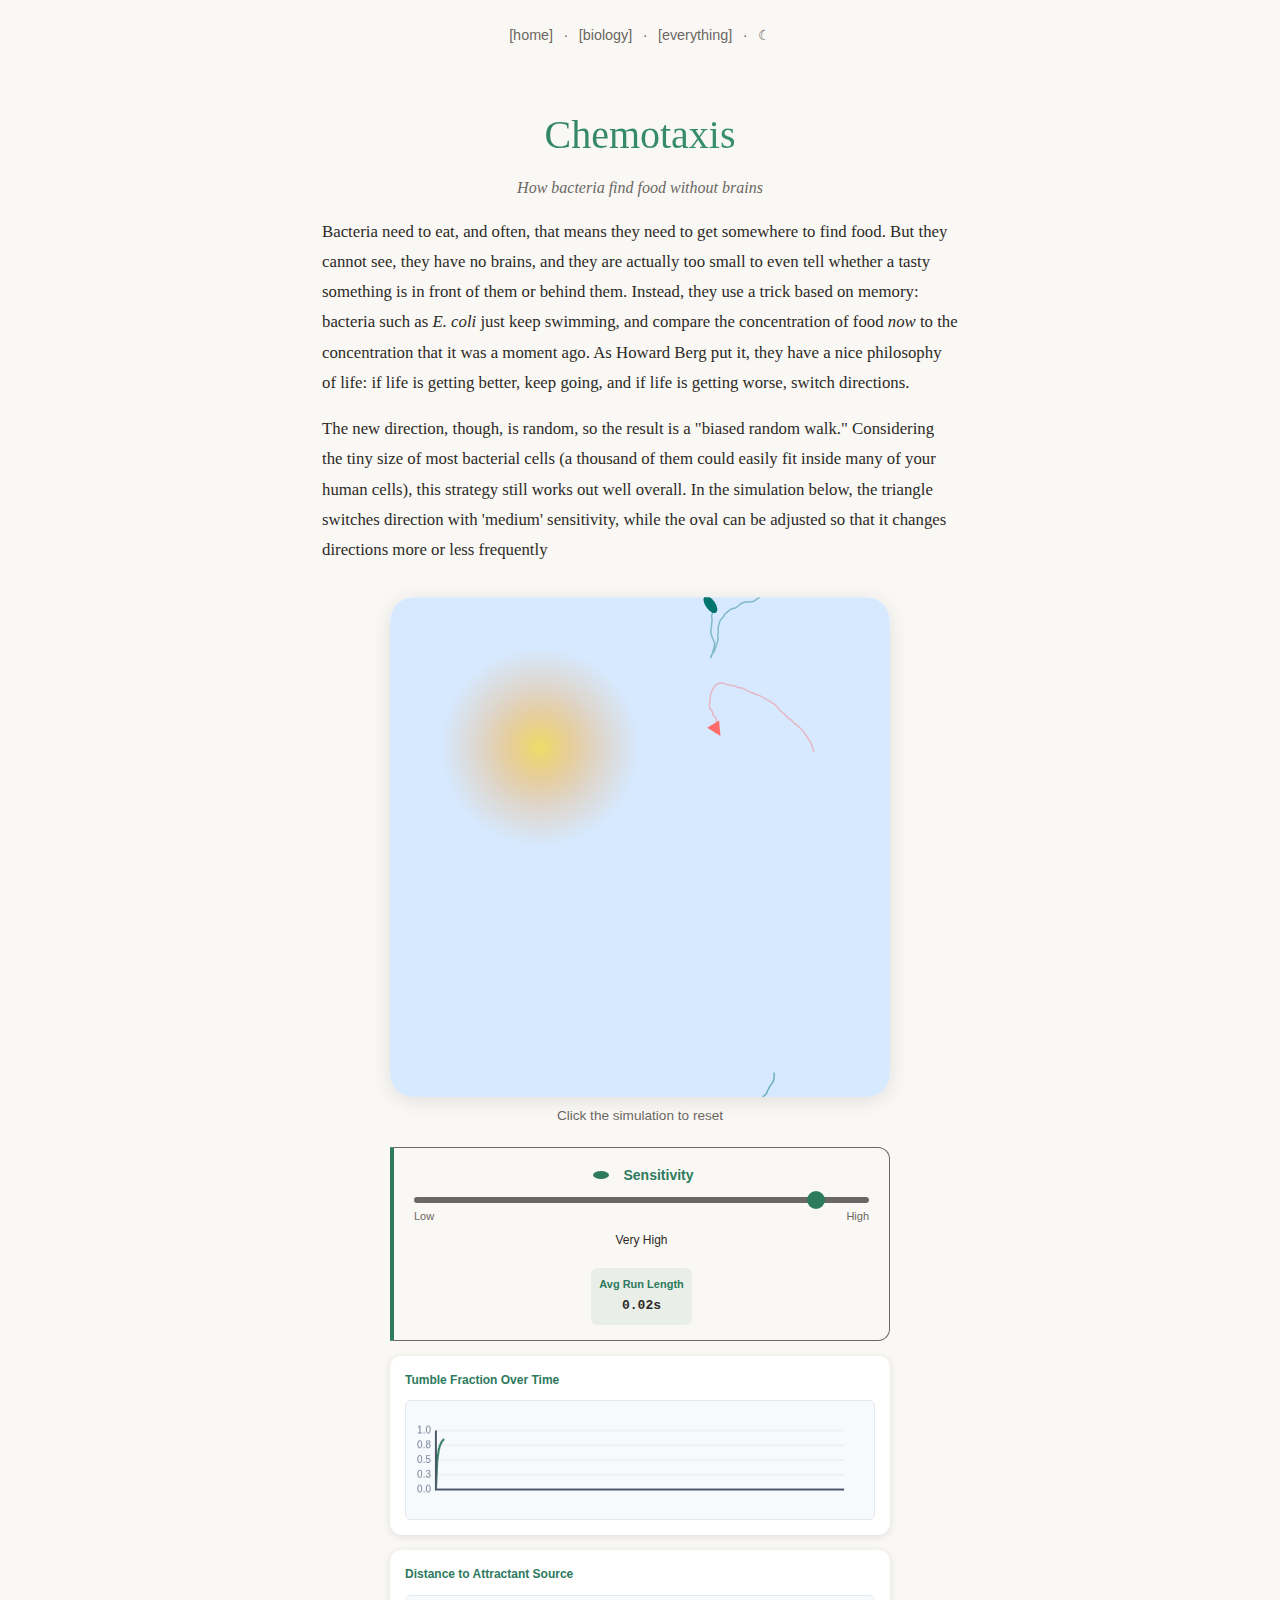
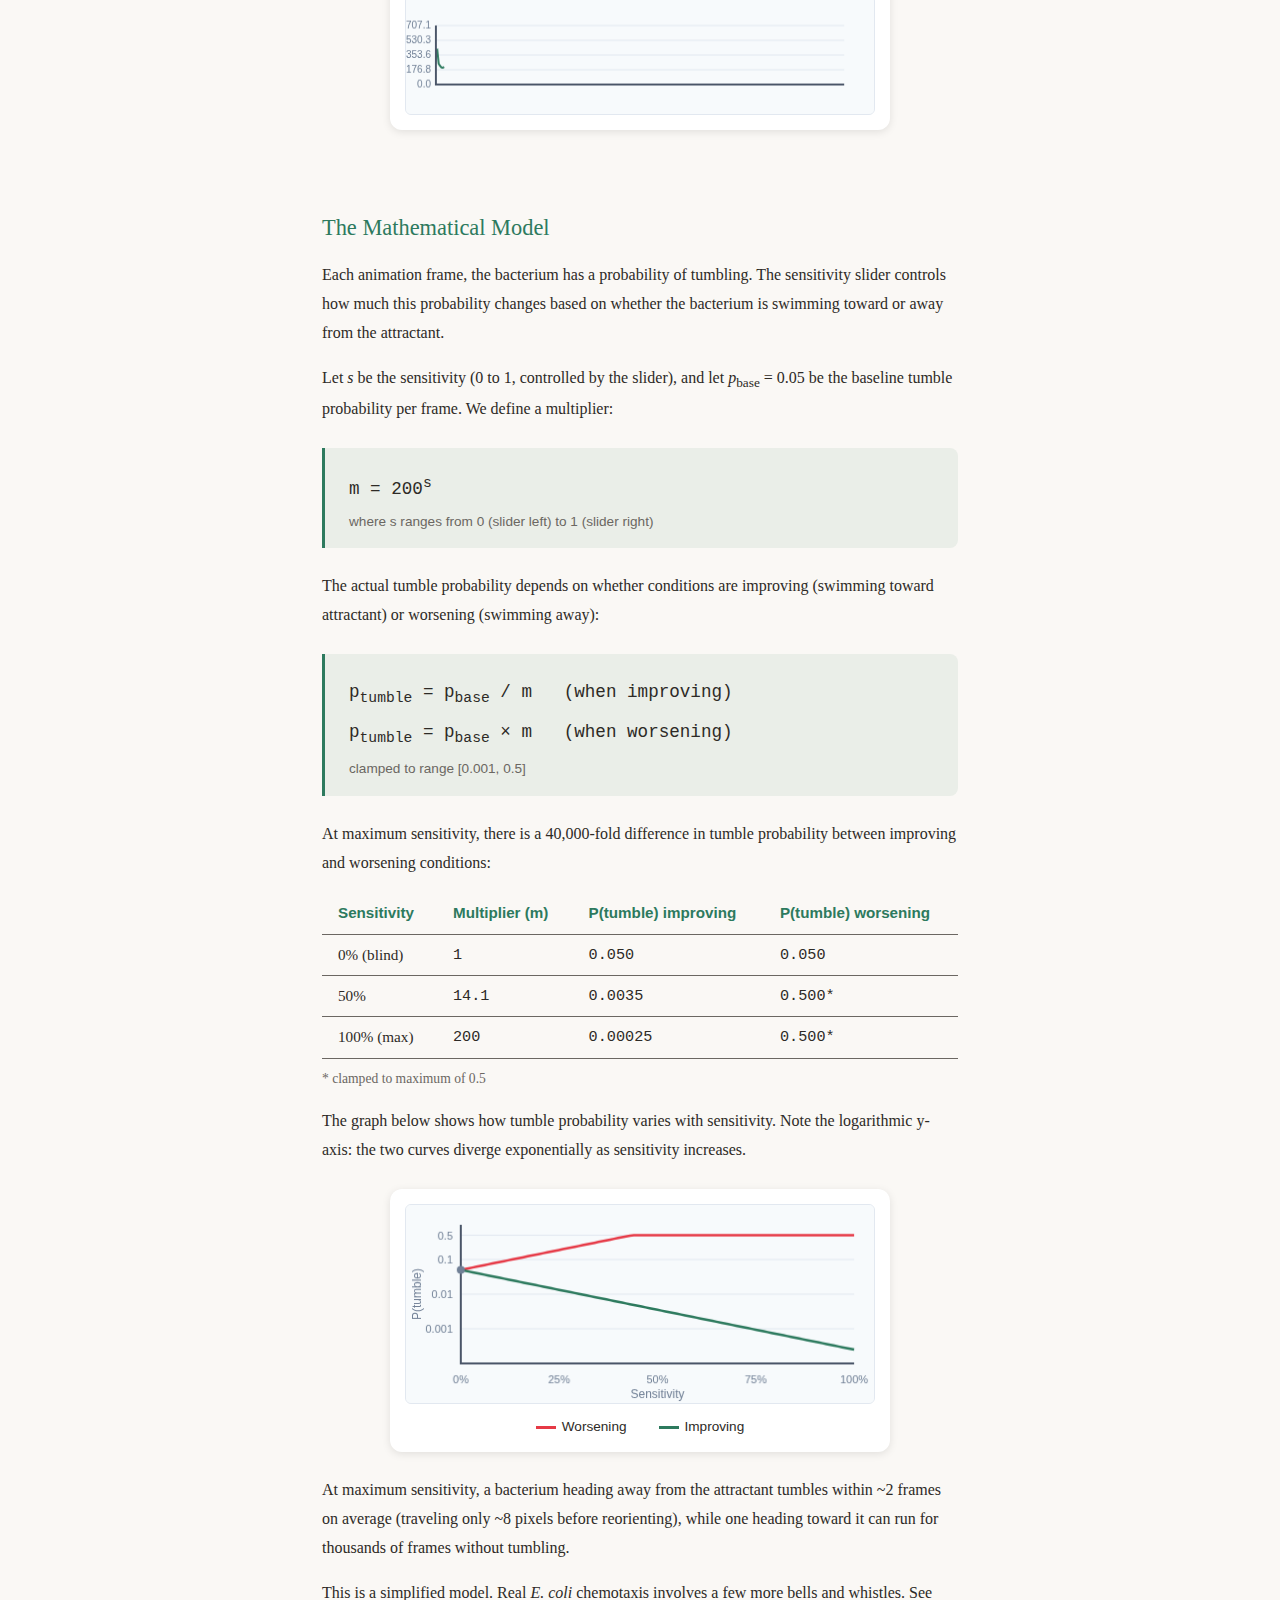
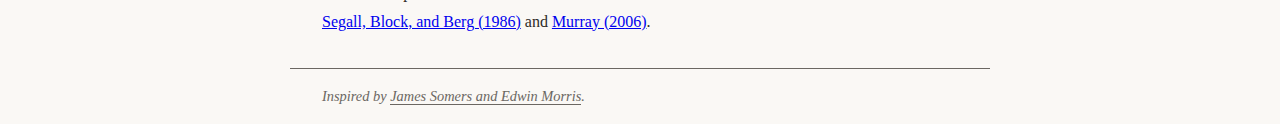
<file: models-chemotaxis-bad.html>
<!DOCTYPE html>
<html lang="en">
<head>
    <meta charset="UTF-8">
    <meta name="viewport" content="width=device-width, initial-scale=1.0">
    <title>Chemotaxis Modeling - Matt Lubin</title>
    <meta name="description" content="Interactive simulation of bacterial chemotaxis - how bacteria navigate chemical gradients">
    <style>
        /* Root variables for theming - matching biology.html */
        :root {
            --bg-light: #faf8f5;
            --bg-dark: #1a1614;
            --text-light: #2d2a26;
            --text-dark: #e8e4df;
            --text-muted-light: #6b6762;
            --text-muted-dark: #9a9288;
            --biology: #2d7a5e;
            --biology-light: #3d9a78;
        }

        :root {
            --bg: var(--bg-light);
            --text: var(--text-light);
            --text-muted: var(--text-muted-light);
        }

        :root.dark {
            --bg: var(--bg-dark);
            --text: var(--text-dark);
            --text-muted: var(--text-muted-dark);
        }

        /* Light mode is the default - dark mode only activates via toggle */

        * {
            margin: 0;
            padding: 0;
            box-sizing: border-box;
        }

        body {
            font-family: 'Iowan Old Style', 'Palatino Linotype', 'URW Palladio L', P052, serif;
            background-color: var(--bg);
            color: var(--text);
            line-height: 1.6;
            transition: background-color 0.3s ease, color 0.3s ease;
            min-height: 100vh;
            display: flex;
            flex-direction: column;
        }

        .site-header {
            padding: 1.5rem 2rem;
            text-align: center;
        }

        .header-nav {
            font-size: 0.9rem;
            color: var(--text-muted);
            font-family: -apple-system, BlinkMacSystemFont, 'Segoe UI', Roboto, sans-serif;
        }

        .header-nav a {
            color: var(--text-muted);
            text-decoration: none;
            margin: 0 0.4rem;
            transition: color 0.2s ease;
        }

        .header-nav a:hover {
            color: var(--text);
        }

        .theme-toggle {
            background: none;
            border: none;
            color: var(--text-muted);
            cursor: pointer;
            font-size: 0.9rem;
            font-family: -apple-system, BlinkMacSystemFont, 'Segoe UI', Roboto, sans-serif;
            padding: 0;
            margin: 0 0.4rem;
            transition: color 0.2s ease;
        }

        .theme-toggle:hover {
            color: var(--text);
        }

        .page-hero {
            text-align: center;
            padding: 2rem 2rem 1rem;
            max-width: 800px;
            margin: 0 auto;
        }

        .page-title {
            font-size: 2.5rem;
            font-weight: 400;
            margin-bottom: 0.5rem;
            background: linear-gradient(135deg, var(--biology) 0%, var(--biology-light) 100%);
            -webkit-background-clip: text;
            -webkit-text-fill-color: transparent;
            background-clip: text;
        }

        .page-subtitle {
            font-size: 1rem;
            color: var(--text-muted);
            font-weight: 300;
            font-style: italic;
        }

        .intro {
            max-width: 700px;
            margin: 0 auto 2rem;
            padding: 0 2rem;
            font-size: 1.05rem;
            line-height: 1.8;
        }

        .intro p {
            margin-bottom: 1rem;
        }

        .intro a {
            color: var(--biology);
            text-decoration: none;
            border-bottom: 1px solid var(--biology);
            transition: color 0.2s ease;
        }

        :root.dark .intro a {
            color: var(--biology-light);
            border-bottom-color: var(--biology-light);
        }

        @media (prefers-color-scheme: dark) {
            :root:not(.light) .intro a {
                color: var(--biology-light);
                border-bottom-color: var(--biology-light);
            }
        }

        .intro a:hover {
            color: var(--biology-light);
        }

        .container {
            text-align: center;
            max-width: 1400px;
            margin: 0 auto;
            padding: 0 1rem 3rem;
        }

        .main-content {
            display: flex;
            flex-direction: column;
            align-items: center;
            gap: 20px;
        }

        .simulation-section {
            display: flex;
            flex-direction: column;
            align-items: center;
        }

        #tumbleRunCanvasContainer {
            display: inline-block;
            cursor: pointer;
            border-radius: 24px;
            box-shadow: 0 4px 20px rgba(0,0,0,0.1);
        }

        .controls-section {
            display: flex;
            flex-direction: column;
            gap: 15px;
            width: 100%;
            max-width: 500px;
        }

        canvas {
            display: block;
        }

        .instructions {
            color: var(--text-muted);
            font-size: 0.85rem;
            margin-top: 8px;
            font-family: -apple-system, BlinkMacSystemFont, 'Segoe UI', Roboto, sans-serif;
        }

        .controls {
            display: flex;
            flex-direction: column;
            gap: 20px;
        }

        .control-group {
            display: flex;
            flex-direction: column;
            align-items: center;
            gap: 10px;
            padding: 15px 20px;
            background: var(--bg);
            border: 1px solid var(--text-muted);
            border-left: 4px solid var(--biology);
            border-radius: 0 12px 12px 0;
            width: 100%;
            transition: background-color 0.3s ease;
        }

        .graph-container {
            background: white;
            border-radius: 12px;
            padding: 15px;
            box-shadow: 0 2px 8px rgba(0,0,0,0.1);
            width: 100%;
        }

        :root.dark .graph-container {
            background: #2a2520;
        }

        @media (prefers-color-scheme: dark) {
            :root:not(.light) .graph-container {
                background: #2a2520;
            }
        }

        .graph-canvas {
            width: 100%;
            height: auto;
            border: 1px solid #e2e8f0;
            border-radius: 6px;
            background: #f7fafc;
        }

        :root.dark .graph-canvas {
            border-color: #4a4540;
            background: #1a1614;
        }

        @media (prefers-color-scheme: dark) {
            :root:not(.light) .graph-canvas {
                border-color: #4a4540;
                background: #1a1614;
            }
        }

        .graph-title {
            font-size: 12px;
            font-weight: 600;
            color: var(--biology);
            margin-bottom: 10px;
            display: flex;
            align-items: center;
            gap: 8px;
            font-family: -apple-system, BlinkMacSystemFont, 'Segoe UI', Roboto, sans-serif;
        }

        :root.dark .graph-title {
            color: var(--biology-light);
        }

        @media (prefers-color-scheme: dark) {
            :root:not(.light) .graph-title {
                color: var(--biology-light);
            }
        }

        .graph-title .icon {
            width: 16px;
            height: 16px;
        }


        .control-header {
            display: flex;
            align-items: center;
            gap: 10px;
            font-weight: 600;
            color: var(--biology);
            font-size: 14px;
            font-family: -apple-system, BlinkMacSystemFont, 'Segoe UI', Roboto, sans-serif;
        }

        :root.dark .control-header {
            color: var(--biology-light);
        }

        @media (prefers-color-scheme: dark) {
            :root:not(.light) .control-header {
                color: var(--biology-light);
            }
        }

        .icon {
            width: 24px;
            height: 24px;
            display: flex;
            align-items: center;
            justify-content: center;
        }

        .icon svg {
            width: 100%;
            height: 100%;
        }

        .slider-container {
            width: 100%;
            display: flex;
            flex-direction: column;
            gap: 5px;
        }

        .slider {
            width: 100%;
            height: 6px;
            border-radius: 3px;
            outline: none;
            -webkit-appearance: none;
            background: var(--text-muted);
        }

        .slider::-webkit-slider-thumb {
            -webkit-appearance: none;
            appearance: none;
            width: 18px;
            height: 18px;
            border-radius: 50%;
            background: var(--biology);
            cursor: pointer;
            transition: transform 0.2s ease;
        }

        .slider:hover::-webkit-slider-thumb {
            transform: scale(1.3);
        }

        .slider::-moz-range-thumb {
            width: 18px;
            height: 18px;
            border-radius: 50%;
            background: var(--biology);
            cursor: pointer;
            border: none;
            transition: transform 0.2s ease;
        }

        .slider:hover::-moz-range-thumb {
            transform: scale(1.3);
        }

        .slider-labels {
            display: flex;
            justify-content: space-between;
            font-size: 11px;
            color: var(--text-muted);
            font-family: -apple-system, BlinkMacSystemFont, 'Segoe UI', Roboto, sans-serif;
        }

        .value-display {
            font-size: 12px;
            color: var(--text);
            text-align: center;
            font-weight: 500;
            font-family: -apple-system, BlinkMacSystemFont, 'Segoe UI', Roboto, sans-serif;
        }

        .stats-display {
            margin-top: 8px;
            padding: 8px;
            background: rgba(45, 122, 94, 0.08);
            border-radius: 6px;
            font-size: 11px;
            color: var(--text);
            text-align: center;
            font-family: -apple-system, BlinkMacSystemFont, 'Segoe UI', Roboto, sans-serif;
        }

        .stats-label {
            font-weight: 600;
            margin-bottom: 3px;
            color: var(--biology);
        }

        :root.dark .stats-label {
            color: var(--biology-light);
        }

        @media (prefers-color-scheme: dark) {
            :root:not(.light) .stats-label {
                color: var(--biology-light);
            }
        }

        .stats-value {
            font-family: 'Courier New', monospace;
            font-size: 13px;
            font-weight: 700;
        }

        .math-section {
            max-width: 700px;
            margin: 2rem auto;
            padding: 0 2rem;
        }

        .math-section h2 {
            font-size: 1.4rem;
            font-weight: 400;
            color: var(--biology);
            margin-bottom: 1rem;
        }

        :root.dark .math-section h2 {
            color: var(--biology-light);
        }

        @media (prefers-color-scheme: dark) {
            :root:not(.light) .math-section h2 {
                color: var(--biology-light);
            }
        }

        .math-section p {
            font-size: 1rem;
            line-height: 1.8;
            margin-bottom: 1rem;
        }

        .math-box {
            background: rgba(45, 122, 94, 0.08);
            border-left: 3px solid var(--biology);
            padding: 1rem 1.5rem;
            margin: 1.5rem 0;
            border-radius: 0 8px 8px 0;
            font-family: 'Courier New', monospace;
            overflow-x: auto;
        }

        .math-box .equation {
            font-size: 1.1rem;
            margin: 0.5rem 0;
            color: var(--text);
        }

        .math-box .label {
            font-size: 0.85rem;
            color: var(--text-muted);
            font-family: -apple-system, BlinkMacSystemFont, 'Segoe UI', Roboto, sans-serif;
            margin-top: 0.5rem;
        }

        .math-table {
            width: 100%;
            border-collapse: collapse;
            margin: 1rem 0;
            font-size: 0.95rem;
        }

        .math-table th, .math-table td {
            padding: 0.5rem 1rem;
            text-align: left;
            border-bottom: 1px solid var(--text-muted);
        }

        .math-table th {
            font-weight: 600;
            color: var(--biology);
            font-family: -apple-system, BlinkMacSystemFont, 'Segoe UI', Roboto, sans-serif;
        }

        :root.dark .math-table th {
            color: var(--biology-light);
        }

        @media (prefers-color-scheme: dark) {
            :root:not(.light) .math-table th {
                color: var(--biology-light);
            }
        }

        .math-table td {
            font-family: 'Courier New', monospace;
        }

        .math-table td:first-child {
            font-family: inherit;
        }

        .credit {
            max-width: 700px;
            margin: 2rem auto 0;
            padding: 1rem 2rem;
            font-size: 0.9rem;
            color: var(--text-muted);
            font-style: italic;
            border-top: 1px solid var(--text-muted);
        }

        .credit a {
            color: var(--text-muted);
            text-decoration: none;
            border-bottom: 1px solid var(--text-muted);
        }

        .credit a:hover {
            color: var(--text);
        }

        @media (max-width: 768px) {
            .page-title {
                font-size: 2rem;
            }

            .intro {
                font-size: 1rem;
            }

            .right-section {
                height: auto;
            }

            .graphs-section {
                height: auto;
            }

            .graph-container {
                height: auto;
                min-height: 160px;
            }

            .control-group {
                height: auto;
                min-height: 140px;
            }
        }
    </style>
</head>
<body>
    <header class="site-header">
        <nav class="header-nav">
            <a href="/index.html">[home]</a> ·
            <a href="/biology.html">[biology]</a> ·
            <a href="/everything.html">[everything]</a> ·
            <button type="button" class="theme-toggle" id="themeToggle" aria-label="Toggle theme">
                <span id="themeIcon">&#9790;</span>
            </button>
        </nav>
    </header>

    <main>
        <div class="page-hero">
            <h1 class="page-title">Chemotaxis</h1>
            <p class="page-subtitle">How bacteria find food without brains</p>
        </div>

        <div class="intro">
            <p>Bacteria need to eat, and often, that means they need to get somewhere to find food. But they cannot see, they have no brains, and they are actually too small to even tell whether a tasty something is in front of them or behind them. 
                Instead, they use a trick based on memory: bacteria such as <em>E. coli</em> just keep swimming, and compare the concentration of food <em>now</em> to the concentration that it was a moment ago. 
                As Howard Berg put it, they have a nice philosophy of life: if life is getting better, keep going, and if life is getting worse, switch directions.</p>
            <p>The new direction, though, is random, so the result is a "biased random walk." Considering the tiny size of most bacterial cells (a thousand of them could easily fit inside many of your human cells), this strategy still works out well overall. 
                In the simulation below, the triangle switches direction with 'medium' sensitivity, while the oval can be adjusted so that it changes directions more or less frequently</p>
        </div>

        <div class="container">
            <div class="main-content">
                <div class="simulation-section">
                    <div id="tumbleRunCanvasContainer"></div>
                    <div class="instructions">Click the simulation to reset</div>
                </div>

                <div class="controls-section">
                    <div class="control-group">
                        <div class="control-header">
                            <div class="icon">
                                <svg viewBox="0 0 24 24" fill="var(--biology)">
                                    <ellipse cx="12" cy="12" rx="8" ry="4"/>
                                </svg>
                            </div>
                            <span>Sensitivity</span>
                        </div>
                        <div class="slider-container">
                            <input type="range" min="0" max="100" value="90" class="slider" id="slider2" aria-label="Sensitivity control">
                            <div class="slider-labels">
                                <span>Low</span>
                                <span>High</span>
                            </div>
                            <div class="value-display" id="value2">Very High</div>
                        </div>
                        <div class="stats-display">
                            <div class="stats-label">Avg Run Length</div>
                            <div class="stats-value" id="stats2">0.0s</div>
                        </div>
                    </div>

                    <div class="graph-container">
                        <div class="graph-title">
                            <span>Tumble Fraction Over Time</span>
                        </div>
                        <canvas id="runLengthGraph" class="graph-canvas"></canvas>
                    </div>

                    <div class="graph-container">
                        <div class="graph-title">
                            <span>Distance to Attractant Source</span>
                        </div>
                        <canvas id="distanceGraph" class="graph-canvas"></canvas>
                    </div>
                </div>
            </div>
        </div>

        <div class="math-section">
            <h2>The Mathematical Model</h2>
            <p>Each animation frame, the bacterium has a probability of tumbling. The sensitivity slider controls how much this probability changes based on whether the bacterium is swimming toward or away from the attractant.</p>

            <p>Let <em>s</em> be the sensitivity (0 to 1, controlled by the slider), and let <em>p</em><sub>base</sub> = 0.05 be the baseline tumble probability per frame. We define a multiplier:</p>

            <div class="math-box">
                <div class="equation">m = 200<sup>s</sup></div>
                <div class="label">where s ranges from 0 (slider left) to 1 (slider right)</div>
            </div>

            <p>The actual tumble probability depends on whether conditions are improving (swimming toward attractant) or worsening (swimming away):</p>

            <div class="math-box">
                <div class="equation">p<sub>tumble</sub> = p<sub>base</sub> / m &nbsp;&nbsp;(when improving)</div>
                <div class="equation">p<sub>tumble</sub> = p<sub>base</sub> &times; m &nbsp;&nbsp;(when worsening)</div>
                <div class="label">clamped to range [0.001, 0.5]</div>
            </div>

            <p>At maximum sensitivity, there is a 40,000-fold difference in tumble probability between improving and worsening conditions:</p>

            <table class="math-table">
                <tr>
                    <th>Sensitivity</th>
                    <th>Multiplier (m)</th>
                    <th>P(tumble) improving</th>
                    <th>P(tumble) worsening</th>
                </tr>
                <tr>
                    <td>0% (blind)</td>
                    <td>1</td>
                    <td>0.050</td>
                    <td>0.050</td>
                </tr>
                <tr>
                    <td>50%</td>
                    <td>14.1</td>
                    <td>0.0035</td>
                    <td>0.500*</td>
                </tr>
                <tr>
                    <td>100% (max)</td>
                    <td>200</td>
                    <td>0.00025</td>
                    <td>0.500*</td>
                </tr>
            </table>
            <p style="font-size: 0.85rem; color: var(--text-muted); margin-top: -0.5rem;">* clamped to maximum of 0.5</p>

            <p>The graph below shows how tumble probability varies with sensitivity. Note the logarithmic y-axis: the two curves diverge exponentially as sensitivity increases.</p>

            <div class="graph-container" style="max-width: 500px; margin: 1.5rem auto;">
                <canvas id="theoreticalGraph" class="graph-canvas"></canvas>
                <div style="display: flex; justify-content: center; gap: 2rem; margin-top: 0.75rem; font-size: 0.85rem; font-family: -apple-system, BlinkMacSystemFont, 'Segoe UI', Roboto, sans-serif;">
                    <span><span style="display: inline-block; width: 20px; height: 3px; background: #e63946; vertical-align: middle; margin-right: 6px;"></span>Worsening</span>
                    <span><span style="display: inline-block; width: 20px; height: 3px; background: #2d7a5e; vertical-align: middle; margin-right: 6px;"></span>Improving</span>
                </div>
            </div>

            <p>At maximum sensitivity, a bacterium heading away from the attractant tumbles within ~2 frames on average (traveling only ~8 pixels before reorienting), while one heading toward it can run for thousands of frames without tumbling.</p>

            <p>This is a simplified model. Real <em>E. coli</em> chemotaxis involves a few more bells and whistles. See <a href="https://www.pnas.org/doi/10.1073/pnas.83.23.8987">Segall, Block, and Berg (1986)</a> and <a href="https://link.springer.com/chapter/10.1007/0-387-22438-6_5">Murray (2006)</a>.</p>
        </div>

    <script type="module">
        // ========== HELPERS.JS ==========
        const randomBetween = (min, max) => Math.random() * (max - min) + min;

        const generateCanvas = ({ width, height, attachNode }) => {
            const element = document.createElement("canvas");
            const context = element.getContext("2d");

            element.style.width = width + "px";
            element.style.height = height + "px";

            const scale = window.devicePixelRatio;
            element.width = Math.floor(width * scale);
            element.height = Math.floor(height * scale);
            context.scale(scale, scale);

            document.querySelector(attachNode).appendChild(element);

            return [context, element];
        };

        const isAtBoundary = (point, boundaryTop, boundaryRight, boundaryBottom, boundaryLeft) => {
            return (
                point.x >= boundaryRight ||
                point.x <= boundaryLeft ||
                point.y >= boundaryBottom ||
                point.y <= boundaryTop
            );
        };

        const isColliding = (pos1, size1, pos2, size2) => {
            return (
                pos1.x < pos2.x + size2 &&
                pos1.x + size1 > pos2.x &&
                pos1.y < pos2.y + size2 &&
                size1 + pos1.y > pos2.y
            );
        };

        const nextPositionAlongHeading = (position, speed, headingInDeg, deltaTimeMultiplier = 1) => ({
            x: position.x + deltaTimeMultiplier * (speed * Math.cos(headingInDeg * (Math.PI / 180))),
            y: position.y + deltaTimeMultiplier * (speed * Math.sin(headingInDeg * (Math.PI / 180))),
            heading: headingInDeg,
        });

        // ========== ANIMATION.JS ==========
        const animate = (drawFunc) => {
            let startTime = Date.now();
            let previousTimestamp = false;
            const getTimeElapsed = () => Date.now() - startTime;

            const drawFuncContainer = (timestamp) => {
                const deltaTime = previousTimestamp
                    ? timestamp - previousTimestamp
                    : performance.now() - timestamp;

                drawFunc(getTimeElapsed);
                window.requestAnimationFrame(drawFuncContainer);
                previousTimestamp = timestamp;
            };

            window.requestAnimationFrame(drawFuncContainer);
        };

        // ========== SQUIRCLE.JS ==========
        const make24pxCornerRadiusSquirclePath = (width, height) => `m 0 38.4 \
c 0 -13.4413 0 -20.1619 2.6158 -25.2958 \
c 2.301 -4.5159 5.9725 -8.1874 10.4884 -10.4884 \
c 5.1339 -2.6158 11.8545 -2.6158 25.2958 -2.6158 \
h ${width - 76.8} \
c 13.441 0 20.162 0 25.296 2.6158 \
c 4.516 2.301 8.187 5.9725 10.488 10.4884 \
c 2.616 5.1339 2.616 11.8545 2.616 25.2958 \
v ${height - 76.8} \
c 0 13.4413 0 20.1619 -2.616 25.2958 \
c -2.301 4.5159 -5.972 8.1874 -10.488 10.4884 \
c -5.134 2.6158 -11.855 2.6158 -25.296 2.6158 \
h ${-width + 76.8} \
c -13.4413 0 -20.1619 0 -25.2958 -2.6158 \
c -4.5159 -2.301 -8.1874 -5.9725 -10.4884 -10.4884 \
c -2.6158 -5.1339 -2.6158 -11.8545 -2.6158 -25.2958 \
v ${-height + 76.8} \
z`;

        // ========== MAIN SIMULATION ==========
        const width = Math.min(500, window.innerWidth - 40);
        const height = width;
        const [CTX, canvasEl] = generateCanvas({
            width,
            height,
            attachNode: "#tumbleRunCanvasContainer",
        });

        const cornerRadiusPathTumble = make24pxCornerRadiusSquirclePath(width, height);
        canvasEl.style.clipPath = `path('${cornerRadiusPathTumble}')`;

        const backgroundColor = "#d6e9ff";
        const speed = 4;
        const size = 14;

        // Bacterium 1 (Triangle)
        let bacteria1 = {
            heading: 0,
            position: { x: 0, y: 0 },
            isRunning: true,
            timeSinceLastRunBegan: 0,
            timeSinceLastTumbleBegan: 0,
            currentRunDuration: 2000,  // Duration decided at run start
            previousDistance: 0,  // Track distance at start of run
            currentPositionHistory: [],
            pastPositions: new Array(6).fill([]),
            color: "#ff6b6b",
            trackColor: "#ff6b6b",
            sensitivity: 0.5,  // 0 = low sensitivity, 1 = high sensitivity
            runLengths: [],  // Track run durations
            maxRunLengthSamples: 20  // Rolling average of last 20 runs
        };

        // Bacterium 2 (Oval/Stadium)
        let bacteria2 = {
            heading: 0,
            position: { x: 0, y: 0 },
            isRunning: true,
            timeSinceLastRunBegan: 0,
            timeSinceLastTumbleBegan: 0,
            currentRunDuration: 2000,  // Duration decided at run start
            previousDistance: 0,  // Track distance at start of run
            currentPositionHistory: [],
            pastPositions: new Array(6).fill([]),
            color: "#00746d",
            trackColor: "#00746d",
            sensitivity: 0.9,  // 0 = low sensitivity, 1 = high sensitivity
            runLengths: [],  // Track run durations
            maxRunLengthSamples: 20,  // Rolling average of last 20 runs
            tumbleStateHistory: [],  // Rolling window of tumble states (true/false)
            tumbleFractionHistory: [],  // Time series of tumble fraction for graphing
            distanceHistory: []  // Time series data for distance to attractant
        };

        const attractant = [
            { x: width / 10, y: height / 10, size: width / 2.5 },
        ];

        const reset = () => {
            // Reset bacterium 1
            bacteria1.heading = randomBetween(0, 359);
            bacteria1.position = {
                x: randomBetween(0, width - size),
                y: randomBetween(0, height - size),
            };
            bacteria1.isRunning = true;
            bacteria1.timeSinceLastRunBegan = 0;
            bacteria1.timeSinceLastTumbleBegan = 0;
            bacteria1.currentPositionHistory = [];
            bacteria1.pastPositions = new Array(6).fill([]);
            bacteria1.runLengths = [];
            bacteria1.currentRunDuration = 2000;
            bacteria1.previousDistance = 0;

            // Reset bacterium 2
            bacteria2.heading = randomBetween(0, 359);
            bacteria2.position = {
                x: randomBetween(0, width - size),
                y: randomBetween(0, height - size),
            };
            bacteria2.isRunning = true;
            bacteria2.timeSinceLastRunBegan = 0;
            bacteria2.timeSinceLastTumbleBegan = 0;
            bacteria2.currentPositionHistory = [];
            bacteria2.pastPositions = new Array(6).fill([]);
            bacteria2.runLengths = [];
            bacteria2.tumbleStateHistory = [];
            bacteria2.tumbleFractionHistory = [];
            bacteria2.distanceHistory = [];
            bacteria2.currentRunDuration = 2000;
            bacteria2.previousDistance = 0;
        };

        reset();

        // Graph setup with high DPI support
        const containerPadding = 30;  // 15px padding on each side of .graph-container
        const graphWidth = width - containerPadding;  // Account for container padding
        const graphHeight = 120;  // Match original height
        const scale = window.devicePixelRatio;

        const setupGraphCanvas = (canvas) => {
            canvas.style.width = graphWidth + 'px';
            canvas.style.height = graphHeight + 'px';
            canvas.width = Math.floor(graphWidth * scale);
            canvas.height = Math.floor(graphHeight * scale);
            const ctx = canvas.getContext('2d');
            ctx.scale(scale, scale);
            return ctx;
        };

        const runLengthCanvas = document.getElementById('runLengthGraph');
        const runLengthCtx = setupGraphCanvas(runLengthCanvas);
        const distanceCanvas = document.getElementById('distanceGraph');
        const distanceCtx = setupGraphCanvas(distanceCanvas);

        const maxGraphPoints = 300;  // Show last 300 data points

        const drawGraph = (ctx, canvas, data, color, label, minY, maxY) => {
            const padding = 30;
            // Use CSS pixel dimensions, not canvas.width/height (which are scaled)
            const cssWidth = graphWidth;
            const cssHeight = graphHeight;
            const gWidth = cssWidth - padding * 2;
            const gHeight = cssHeight - padding * 2;

            // Clear canvas (use CSS dimensions) - use light gray background like original
            const isDark = document.documentElement.classList.contains('dark') ||
                (!document.documentElement.classList.contains('light') && window.matchMedia('(prefers-color-scheme: dark)').matches);
            ctx.fillStyle = isDark ? '#1a1614' : '#f7fafc';
            ctx.fillRect(0, 0, cssWidth, cssHeight);

            // Use fixed Y range
            const yRange = maxY - minY;

            // Draw grid lines
            ctx.strokeStyle = isDark ? '#3a3530' : '#e2e8f0';
            ctx.lineWidth = 1;
            for (let i = 0; i <= 4; i++) {
                const y = padding + (gHeight / 4) * i;
                ctx.beginPath();
                ctx.moveTo(padding, y);
                ctx.lineTo(cssWidth - padding, y);
                ctx.stroke();

                // Y-axis labels
                const value = maxY - (yRange / 4) * i;
                ctx.fillStyle = isDark ? '#9a9288' : '#718096';
                ctx.font = '10px sans-serif';
                ctx.textAlign = 'right';
                ctx.fillText(value.toFixed(1), padding - 5, y + 3);
            }

            // Draw data line only if we have data
            if (data.length > 0) {
                ctx.strokeStyle = color;
                ctx.lineWidth = 2;
                ctx.beginPath();

                const startIndex = Math.max(0, data.length - maxGraphPoints);
                const visibleData = data.slice(startIndex);

                visibleData.forEach((value, index) => {
                    const x = padding + (index / (maxGraphPoints - 1)) * gWidth;
                    const normalizedValue = Math.max(0, Math.min(1, (value - minY) / yRange));
                    const y = padding + gHeight - (normalizedValue * gHeight);

                    if (index === 0) {
                        ctx.moveTo(x, y);
                    } else {
                        ctx.lineTo(x, y);
                    }
                });

                ctx.stroke();
            }

            // Draw axes
            ctx.strokeStyle = isDark ? '#6a6560' : '#4a5568';
            ctx.lineWidth = 2;
            ctx.beginPath();
            ctx.moveTo(padding, padding);
            ctx.lineTo(padding, cssHeight - padding);
            ctx.lineTo(cssWidth - padding, cssHeight - padding);
            ctx.stroke();
        };

        const calculateDistance = (pos1, pos2) => {
            return Math.sqrt(Math.pow(pos2.x - pos1.x, 2) + Math.pow(pos2.y - pos1.y, 2));
        };

        const drawAttractant = () => {
            attractant.forEach(({ x, y, size }) => {
                CTX.save();
                // Draw radial gradient for concentration
                const gradient = CTX.createRadialGradient(
                    x + size / 2,
                    y + size / 2,
                    0,
                    x + size / 2,
                    y + size / 2,
                    size / 2
                );
                gradient.addColorStop(0, 'rgba(255, 215, 0, 0.6)');    // Gold center
                gradient.addColorStop(0.3, 'rgba(255, 165, 0, 0.4)');  // Orange
                gradient.addColorStop(0.6, 'rgba(255, 140, 0, 0.2)');  // Dark orange
                gradient.addColorStop(1, 'rgba(255, 140, 0, 0)');      // Fade out

                CTX.fillStyle = gradient;
                CTX.beginPath();
                CTX.arc(x + size / 2, y + size / 2, size / 2, 0, 2 * Math.PI);
                CTX.fill();
                CTX.restore();
            });
        };

        const drawTriangle = (bacterium, isOnAttractant) => {
            CTX.save();
            CTX.translate(bacterium.position.x, bacterium.position.y);
            CTX.fillStyle = bacterium.color;
            CTX.strokeStyle = bacterium.color;
            CTX.lineWidth = 2;

            CTX.rotate((bacterium.heading + 90) * (Math.PI / 180));
            CTX.beginPath();
            CTX.moveTo(0, -size / 2);
            CTX.lineTo(size / 2, size / 2);
            CTX.lineTo(-size / 2, size / 2);
            CTX.closePath();
            CTX.fill();
            CTX.restore();
        };

        const drawOval = (bacterium, isOnAttractant) => {
            CTX.save();
            CTX.translate(bacterium.position.x, bacterium.position.y);
            CTX.fillStyle = bacterium.color;
            CTX.strokeStyle = bacterium.color;
            CTX.lineWidth = 2;

            CTX.rotate((bacterium.heading) * (Math.PI / 180));

            // Draw stadium/pill shape (oval)
            CTX.beginPath();
            CTX.ellipse(0, 0, size * 0.7, size * 0.35, 0, 0, 2 * Math.PI);
            CTX.fill();
            CTX.restore();
        };

        const drawPositionHistory = (bacterium) => {
            bacterium.pastPositions.forEach((positionHistory, index) => {
                CTX.save();
                CTX.globalAlpha = index * 0.1;
                CTX.strokeStyle = bacterium.trackColor;
                CTX.lineWidth = 1.5;
                CTX.beginPath();
                positionHistory.forEach(({ x, y }, index) => {
                    if (index > 0) {
                        CTX.lineTo(x, y);
                    } else {
                        CTX.moveTo(x, y);
                    }
                });
                CTX.stroke();
                CTX.restore();
            });

            CTX.save();
            CTX.globalAlpha = 0.4;
            CTX.strokeStyle = bacterium.trackColor;
            CTX.lineWidth = 1.5;
            CTX.beginPath();
            bacterium.currentPositionHistory.forEach(({ x, y }, index) => {
                if (index > 0) {
                    CTX.lineTo(x, y);
                } else {
                    CTX.moveTo(x, y);
                }
            });
            CTX.stroke();
            CTX.restore();
        };

        const getNewLocation = (heading, currentSpeed, currentLocation) => {
            let prospectiveNewLocation = nextPositionAlongHeading(
                currentLocation,
                currentSpeed,
                heading
            );

            let _positionWasReset = false;

            if (isAtBoundary(prospectiveNewLocation, 0, width, height, 0)) {
                prospectiveNewLocation = {
                    x: prospectiveNewLocation.x > width
                        ? 0
                        : prospectiveNewLocation.x < 0
                        ? width
                        : prospectiveNewLocation.x,
                    y: prospectiveNewLocation.y > height
                        ? 0
                        : prospectiveNewLocation.y < 0
                        ? height
                        : prospectiveNewLocation.y,
                };
                _positionWasReset = true;
            }

            return [prospectiveNewLocation, _positionWasReset];
        };

        const updateBacterium = (bacterium, getTimeElapsed) => {
            // Calculate distance to attractant center (gradient sensing)
            const a = attractant[0];
            const aCenter = { x: a.x + a.size / 2, y: a.y + a.size / 2 };

            const distBeforeMove = calculateDistance(bacterium.position, aCenter);

            let positionWasReset;
            [bacterium.position, positionWasReset] = getNewLocation(
                bacterium.heading,
                speed,
                bacterium.position
            );

            const distAfterMove = calculateDistance(bacterium.position, aCenter);

            // Check if inside attractant visual area (for display only)
            const isOnAttractant = distAfterMove < a.size / 2;

            // CHEMOTAXIS: Only information available is gradient direction
            // Compare current distance to distance from previous frame
            const isImproving = !positionWasReset && (distAfterMove < distBeforeMove);

            // Fixed tumble duration - long enough to be visually noticeable
            const tumbleDuration = 500;

            if (bacterium.isRunning) {
                bacterium.heading += randomBetween(-10, 10);

                // Per-frame tumble probability - this is the core of chemotaxis
                // Use logarithmic scaling for sensitivity (models real receptor response)
                // sensitivity 0->1 maps to multiplier using log scale

                const baseTumbleProb = 0.05; // ~3 tumbles per second at 60fps baseline

                // Log-scaled sensitivity: 1 at sens=0, up to 200 at sens=1
                const logMultiplier = Math.pow(200, bacterium.sensitivity);

                let tumbleProb;
                if (isImproving) {
                    // Suppress tumbling strongly when heading toward attractant
                    // Divide by logMultiplier: at max sensitivity, prob drops to 1/20th
                    tumbleProb = baseTumbleProb / logMultiplier;
                } else {
                    // Increase tumbling when heading away
                    // Multiply by logMultiplier: at max sensitivity, prob increases 20x
                    tumbleProb = baseTumbleProb * logMultiplier;
                }

                // Clamp to reasonable range
                tumbleProb = Math.min(0.5, Math.max(0.001, tumbleProb));

                if (Math.random() < tumbleProb) {
                    // Record run length before switching to tumble
                    const runLength = getTimeElapsed() - bacterium.timeSinceLastRunBegan;
                    bacterium.runLengths.push(runLength);

                    // Keep only the last N samples for rolling average
                    if (bacterium.runLengths.length > bacterium.maxRunLengthSamples) {
                        bacterium.runLengths.shift();
                    }

                    bacterium.isRunning = false;
                    bacterium.timeSinceLastTumbleBegan = getTimeElapsed();
                }
            } else {
                bacterium.heading += randomBetween(-30, 30); // Tumble rotation

                if (getTimeElapsed() - bacterium.timeSinceLastTumbleBegan > tumbleDuration) {
                    bacterium.heading = randomBetween(0, 360); // Pick new random direction
                    bacterium.isRunning = true;
                    bacterium.timeSinceLastRunBegan = getTimeElapsed();
                }
            }

            if (positionWasReset) {
                if (bacterium.currentPositionHistory.length > 0) {
                    bacterium.pastPositions.push(bacterium.currentPositionHistory);
                    if (bacterium.pastPositions.length > 6) bacterium.pastPositions.shift();
                }
                bacterium.currentPositionHistory = [];
            }
            bacterium.currentPositionHistory.push({...bacterium.position});

            return isOnAttractant;
        };

        canvasEl.addEventListener("click", reset);

        // Slider controls
        const slider2 = document.getElementById('slider2');
        const value2 = document.getElementById('value2');
        const stats2 = document.getElementById('stats2');

        const getSensitivityLabel = (value) => {
            if (value < 25) return 'Very Low';
            if (value < 45) return 'Low';
            if (value < 55) return 'Medium';
            if (value < 75) return 'High';
            return 'Very High';
        };

        let lastGraphUpdate = 0;
        const graphUpdateInterval = 100; // Update graphs every 100ms

        const tumbleWindowSize = 60;  // Rolling window for tumble fraction (about 1 second at 60fps equivalent)

        const updateStats = (currentTime) => {
            // Update bacteria 2 stats display
            if (bacteria2.runLengths.length > 0) {
                const avg2 = bacteria2.runLengths.reduce((a, b) => a + b, 0) / bacteria2.runLengths.length;
                stats2.textContent = (avg2 / 1000).toFixed(2) + 's';
            }

            // Update graphs at intervals
            if (currentTime - lastGraphUpdate > graphUpdateInterval) {
                // Record current tumble state (true if tumbling, false if running)
                bacteria2.tumbleStateHistory.push(!bacteria2.isRunning);

                // Keep rolling window
                if (bacteria2.tumbleStateHistory.length > tumbleWindowSize) {
                    bacteria2.tumbleStateHistory.shift();
                }

                // Calculate tumble fraction over the window
                const tumbleCount = bacteria2.tumbleStateHistory.filter(s => s).length;
                const tumbleFraction = tumbleCount / bacteria2.tumbleStateHistory.length;
                bacteria2.tumbleFractionHistory.push(tumbleFraction);

                // Calculate distance to nearest attractant
                let minDistance = Infinity;
                attractant.forEach(a => {
                    const attractantCenter = { x: a.x + a.size / 2, y: a.y + a.size / 2 };
                    const dist = calculateDistance(bacteria2.position, attractantCenter);
                    minDistance = Math.min(minDistance, dist);
                });
                bacteria2.distanceHistory.push(minDistance);

                // Keep only recent data for graphs
                if (bacteria2.tumbleFractionHistory.length > maxGraphPoints * 2) {
                    bacteria2.tumbleFractionHistory.shift();
                }
                if (bacteria2.distanceHistory.length > maxGraphPoints * 2) {
                    bacteria2.distanceHistory.shift();
                }

                // Draw graphs with fixed Y axes
                const graphColor = getComputedStyle(document.documentElement).getPropertyValue('--biology').trim() || '#2d7a5e';
                // Tumble fraction graph: 0 to 1 (percentage of time tumbling)
                drawGraph(runLengthCtx, runLengthCanvas, bacteria2.tumbleFractionHistory, graphColor, 'Tumble Fraction', 0, 1);
                // Distance graph: 0 to max canvas dimension
                const maxDistance = Math.sqrt(width * width + height * height);
                drawGraph(distanceCtx, distanceCanvas, bacteria2.distanceHistory, graphColor, 'Distance (px)', 0, maxDistance);

                lastGraphUpdate = currentTime;
            }
        };

        // Animation loop with stats updates
        let lastStatsUpdate = 0;
        const statsUpdateInterval = 100;

        animate((getTimeElapsed) => {
            const currentTime = Date.now();

            if (currentTime - lastStatsUpdate > statsUpdateInterval) {
                updateStats(currentTime);
                lastStatsUpdate = currentTime;
            }

            CTX.fillStyle = backgroundColor;
            CTX.fillRect(0, 0, width, height);

            drawAttractant();

            // Update and draw bacterium 1 (triangle)
            const isOnAttractant1 = updateBacterium(bacteria1, getTimeElapsed);
            drawPositionHistory(bacteria1);
            drawTriangle(bacteria1, isOnAttractant1);

            // Update and draw bacterium 2 (oval)
            const isOnAttractant2 = updateBacterium(bacteria2, getTimeElapsed);
            drawPositionHistory(bacteria2);
            drawOval(bacteria2, isOnAttractant2);
        });

        slider2.addEventListener('input', (e) => {
            bacteria2.sensitivity = e.target.value / 100;
            value2.textContent = getSensitivityLabel(e.target.value);
        });

        // Draw theoretical tumble probability graph
        const drawTheoreticalGraph = () => {
            const canvas = document.getElementById('theoreticalGraph');
            if (!canvas) return;

            const dpr = window.devicePixelRatio;
            const cssWidth = 470;
            const cssHeight = 200;

            canvas.style.width = cssWidth + 'px';
            canvas.style.height = cssHeight + 'px';
            canvas.width = Math.floor(cssWidth * dpr);
            canvas.height = Math.floor(cssHeight * dpr);

            const ctx = canvas.getContext('2d');
            ctx.scale(dpr, dpr);

            const padding = { left: 55, right: 20, top: 20, bottom: 40 };
            const gWidth = cssWidth - padding.left - padding.right;
            const gHeight = cssHeight - padding.top - padding.bottom;

            // Check dark mode
            const isDark = document.documentElement.classList.contains('dark') ||
                (!document.documentElement.classList.contains('light') && window.matchMedia('(prefers-color-scheme: dark)').matches);

            // Background
            ctx.fillStyle = isDark ? '#1a1614' : '#f7fafc';
            ctx.fillRect(0, 0, cssWidth, cssHeight);

            // Grid lines (log scale: 0.001, 0.01, 0.1, 1)
            const logValues = [0.001, 0.01, 0.1, 0.5];
            ctx.strokeStyle = isDark ? '#3a3530' : '#e2e8f0';
            ctx.lineWidth = 1;

            const minLog = Math.log10(0.0001);
            const maxLog = Math.log10(1);
            const logRange = maxLog - minLog;

            logValues.forEach(val => {
                const logVal = Math.log10(val);
                const y = padding.top + gHeight - ((logVal - minLog) / logRange) * gHeight;
                ctx.beginPath();
                ctx.moveTo(padding.left, y);
                ctx.lineTo(cssWidth - padding.right, y);
                ctx.stroke();

                // Y-axis labels
                ctx.fillStyle = isDark ? '#9a9288' : '#718096';
                ctx.font = '11px -apple-system, BlinkMacSystemFont, sans-serif';
                ctx.textAlign = 'right';
                ctx.fillText(val.toString(), padding.left - 8, y + 4);
            });

            // X-axis labels
            ctx.textAlign = 'center';
            for (let s = 0; s <= 1; s += 0.25) {
                const x = padding.left + s * gWidth;
                ctx.fillText((s * 100).toFixed(0) + '%', x, cssHeight - padding.bottom + 20);
            }

            // Axis labels
            ctx.fillStyle = isDark ? '#9a9288' : '#718096';
            ctx.font = '12px -apple-system, BlinkMacSystemFont, sans-serif';
            ctx.textAlign = 'center';
            ctx.fillText('Sensitivity', padding.left + gWidth / 2, cssHeight - 5);

            ctx.save();
            ctx.translate(15, padding.top + gHeight / 2);
            ctx.rotate(-Math.PI / 2);
            ctx.fillText('P(tumble)', 0, 0);
            ctx.restore();

            // Draw axes
            ctx.strokeStyle = isDark ? '#6a6560' : '#4a5568';
            ctx.lineWidth = 2;
            ctx.beginPath();
            ctx.moveTo(padding.left, padding.top);
            ctx.lineTo(padding.left, cssHeight - padding.bottom);
            ctx.lineTo(cssWidth - padding.right, cssHeight - padding.bottom);
            ctx.stroke();

            // Calculate and draw curves
            const baseTumbleProb = 0.05;
            const numPoints = 100;

            // Worsening curve (red)
            ctx.strokeStyle = '#e63946';
            ctx.lineWidth = 2.5;
            ctx.beginPath();
            for (let i = 0; i <= numPoints; i++) {
                const s = i / numPoints;
                const m = Math.pow(200, s);
                let prob = baseTumbleProb * m;
                prob = Math.min(0.5, Math.max(0.0001, prob));

                const x = padding.left + s * gWidth;
                const logProb = Math.log10(prob);
                const y = padding.top + gHeight - ((logProb - minLog) / logRange) * gHeight;

                if (i === 0) ctx.moveTo(x, y);
                else ctx.lineTo(x, y);
            }
            ctx.stroke();

            // Improving curve (green)
            ctx.strokeStyle = '#2d7a5e';
            ctx.lineWidth = 2.5;
            ctx.beginPath();
            for (let i = 0; i <= numPoints; i++) {
                const s = i / numPoints;
                const m = Math.pow(200, s);
                let prob = baseTumbleProb / m;
                prob = Math.min(0.5, Math.max(0.0001, prob));

                const x = padding.left + s * gWidth;
                const logProb = Math.log10(prob);
                const y = padding.top + gHeight - ((logProb - minLog) / logRange) * gHeight;

                if (i === 0) ctx.moveTo(x, y);
                else ctx.lineTo(x, y);
            }
            ctx.stroke();

            // Mark baseline at s=0
            ctx.fillStyle = isDark ? '#9a9288' : '#718096';
            ctx.beginPath();
            const baseY = padding.top + gHeight - ((Math.log10(0.05) - minLog) / logRange) * gHeight;
            ctx.arc(padding.left, baseY, 4, 0, 2 * Math.PI);
            ctx.fill();
        };

        // Draw on load and theme change
        drawTheoreticalGraph();
        window.matchMedia('(prefers-color-scheme: dark)').addEventListener('change', drawTheoreticalGraph);
        // Listen for manual theme toggle
        window.addEventListener('themeChanged', drawTheoreticalGraph);
    </script>

    <div class="credit">
        Inspired by <a href="https://jsomers.net/e-coli-chemotaxis/">James Somers and Edwin Morris</a>.
    </div>
    </main>

    <script>
        const themeToggle = document.getElementById('themeToggle');
        const themeIcon = document.getElementById('themeIcon');
        const html = document.documentElement;

        const savedTheme = localStorage.getItem('theme');
        const systemPrefersDark = window.matchMedia('(prefers-color-scheme: dark)').matches;

        if (savedTheme === 'dark') {
            html.classList.add('dark');
            themeIcon.textContent = '\u2600';
        } else if (savedTheme === 'light') {
            html.classList.add('light');
            themeIcon.textContent = '\u263E';
        } else if (systemPrefersDark) {
            themeIcon.textContent = '\u2600';
        }

        themeToggle.addEventListener('click', () => {
            if (html.classList.contains('dark')) {
                html.classList.remove('dark');
                html.classList.add('light');
                localStorage.setItem('theme', 'light');
                themeIcon.textContent = '\u263E';
            } else {
                html.classList.remove('light');
                html.classList.add('dark');
                localStorage.setItem('theme', 'dark');
                themeIcon.textContent = '\u2600';
            }
            // Notify graphs to redraw with new theme
            window.dispatchEvent(new Event('themeChanged'));
        });
    </script>
</body>
</html>
</file>
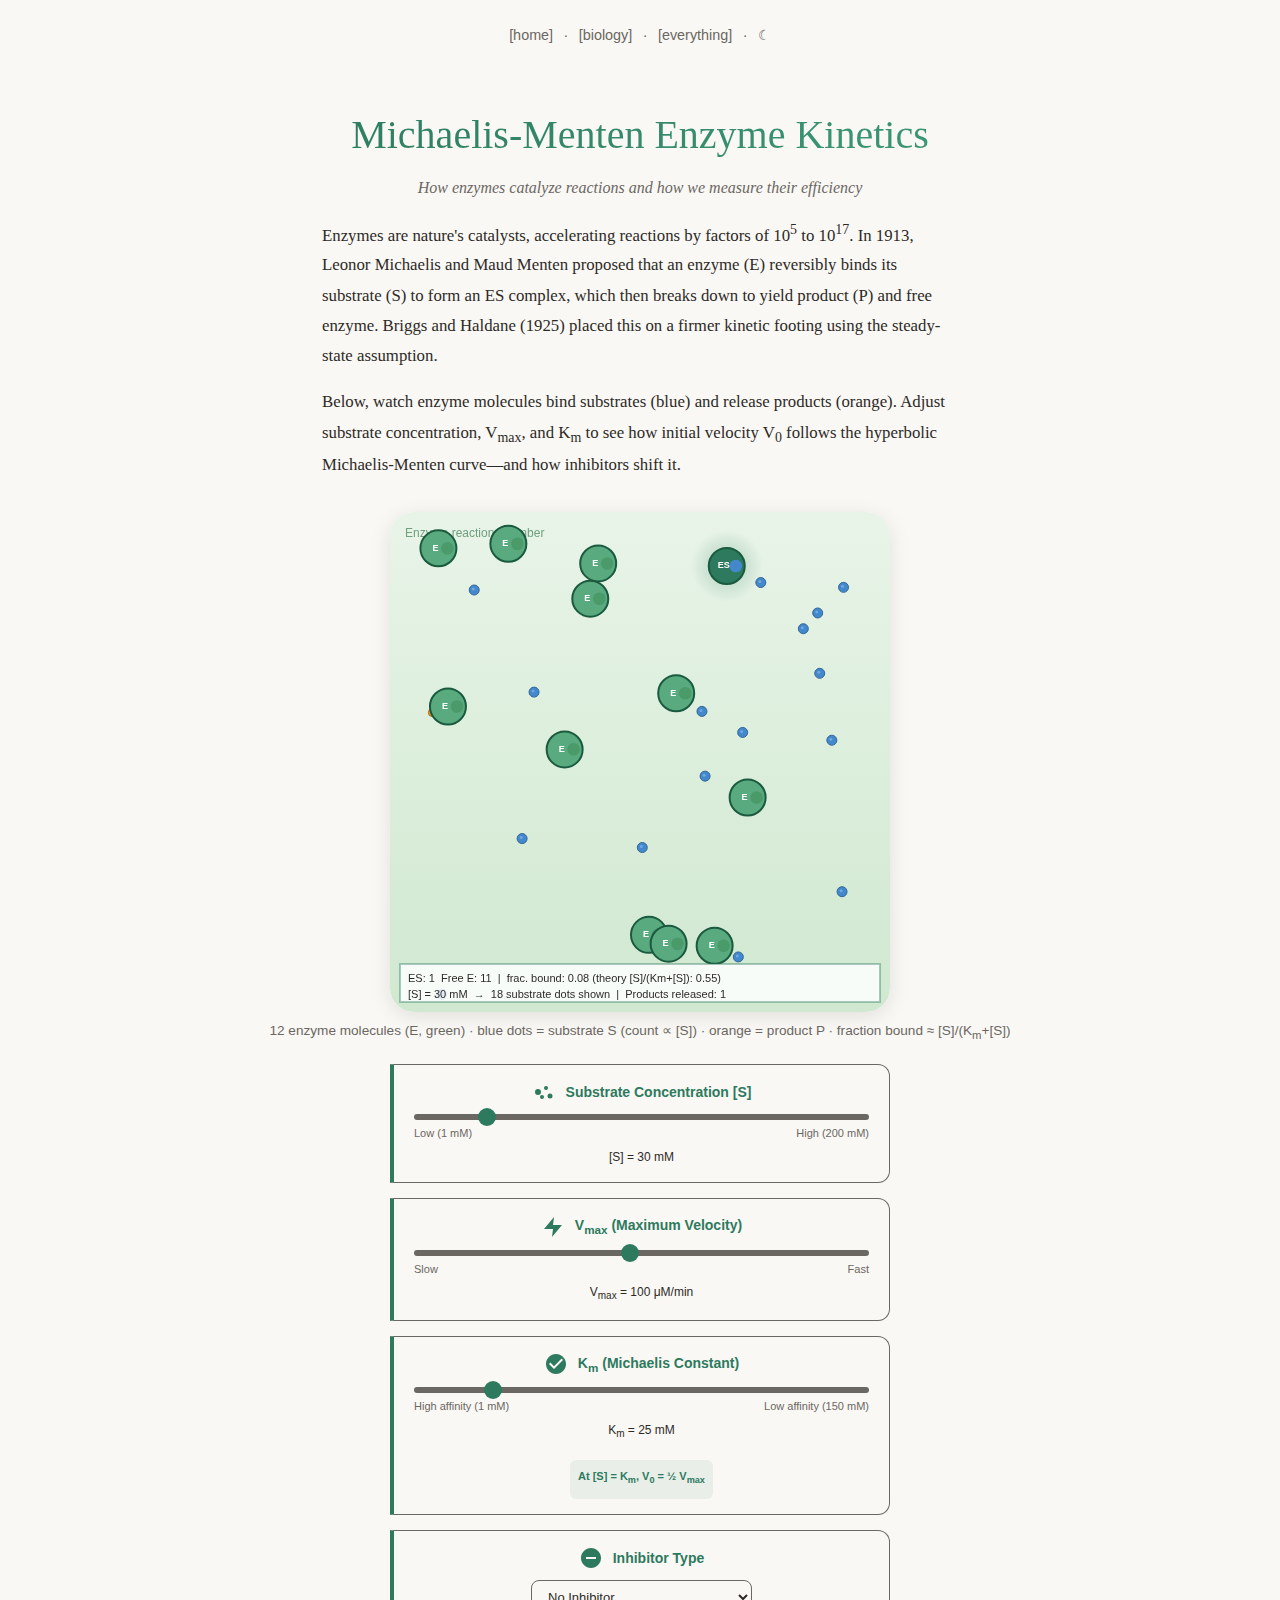
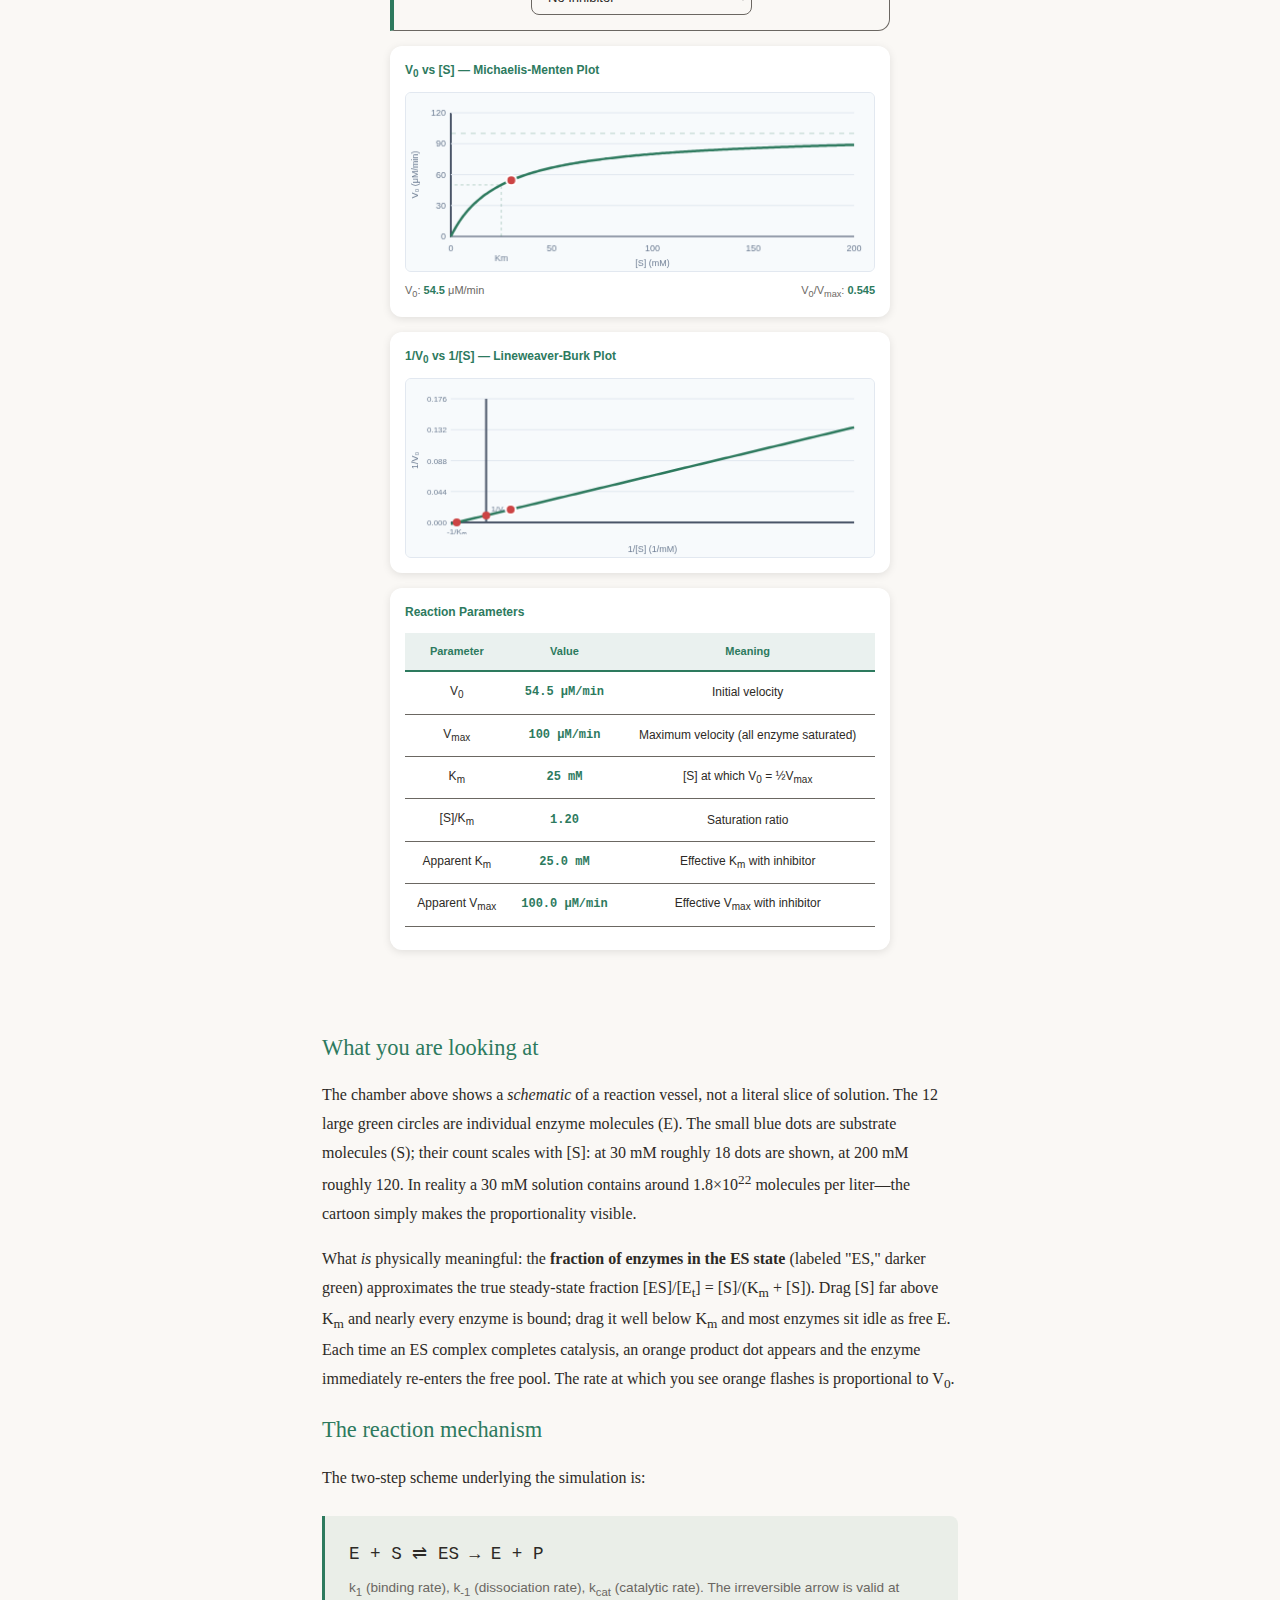
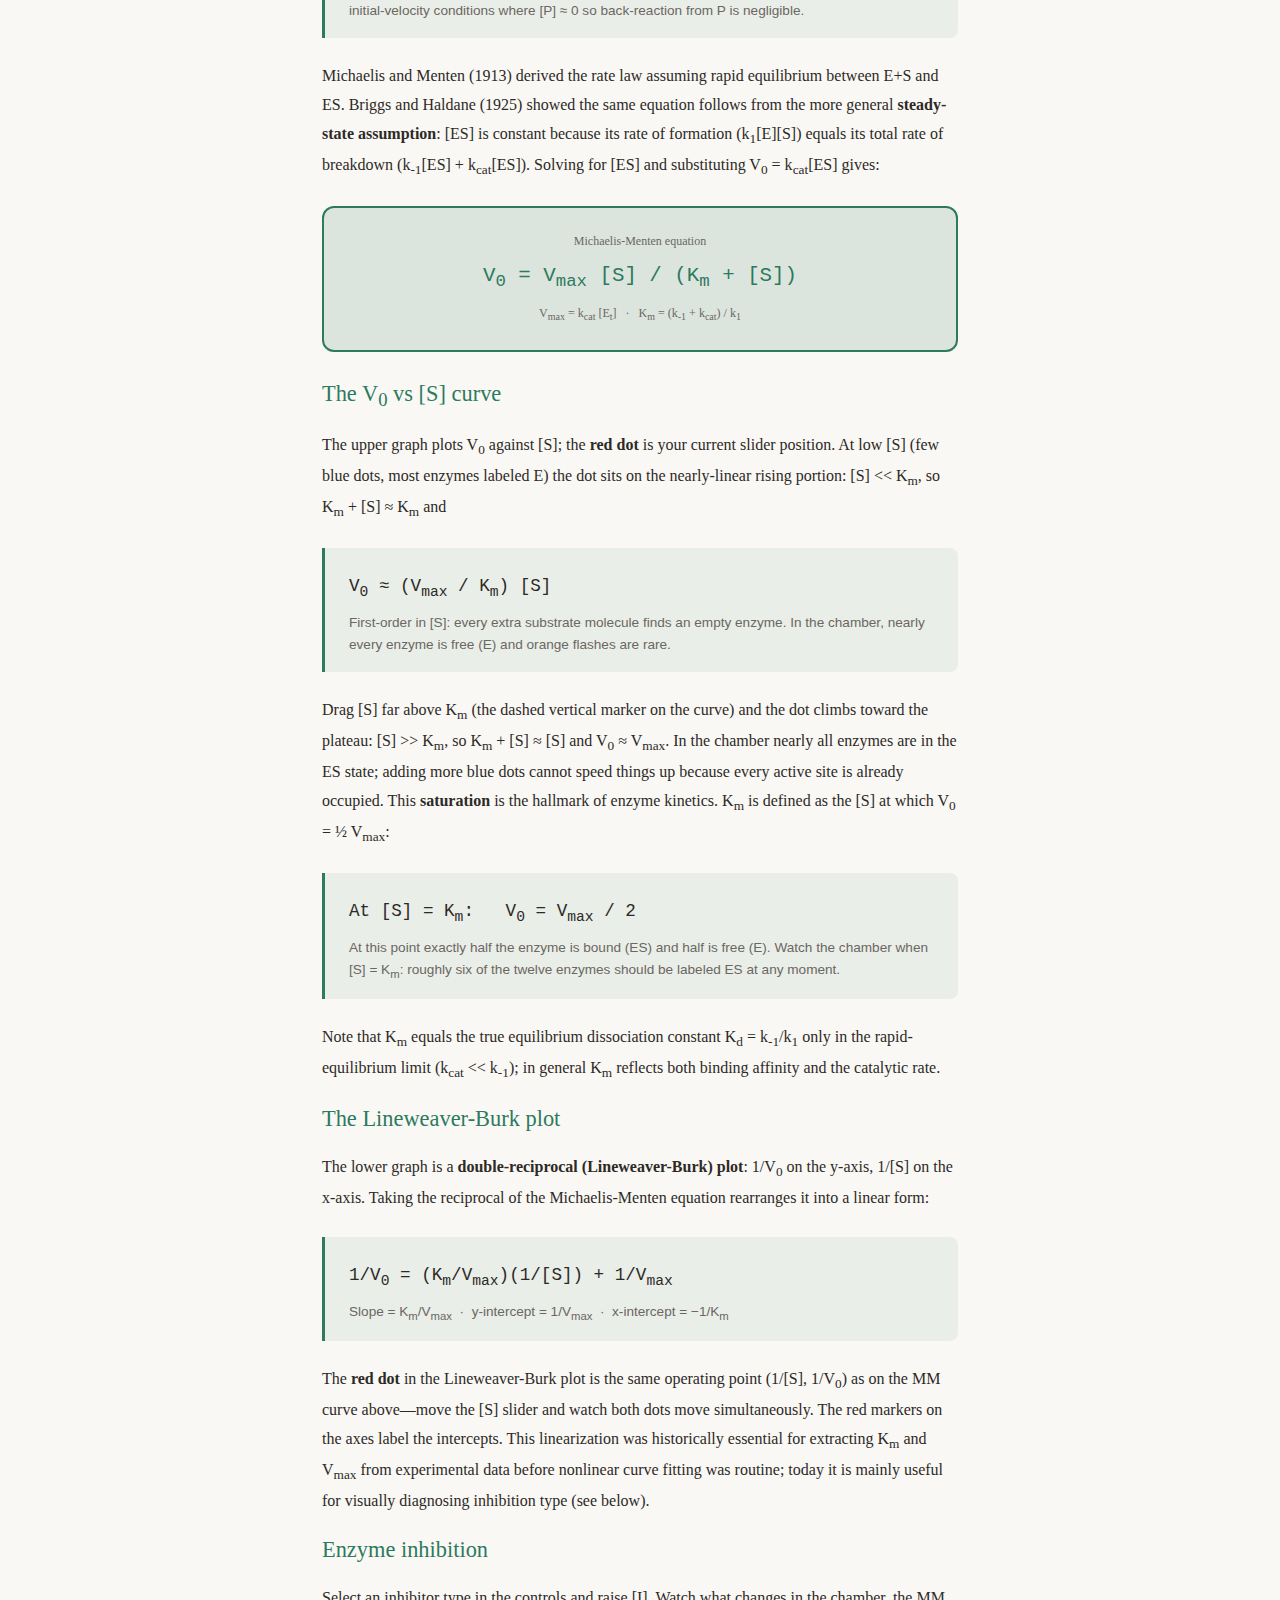
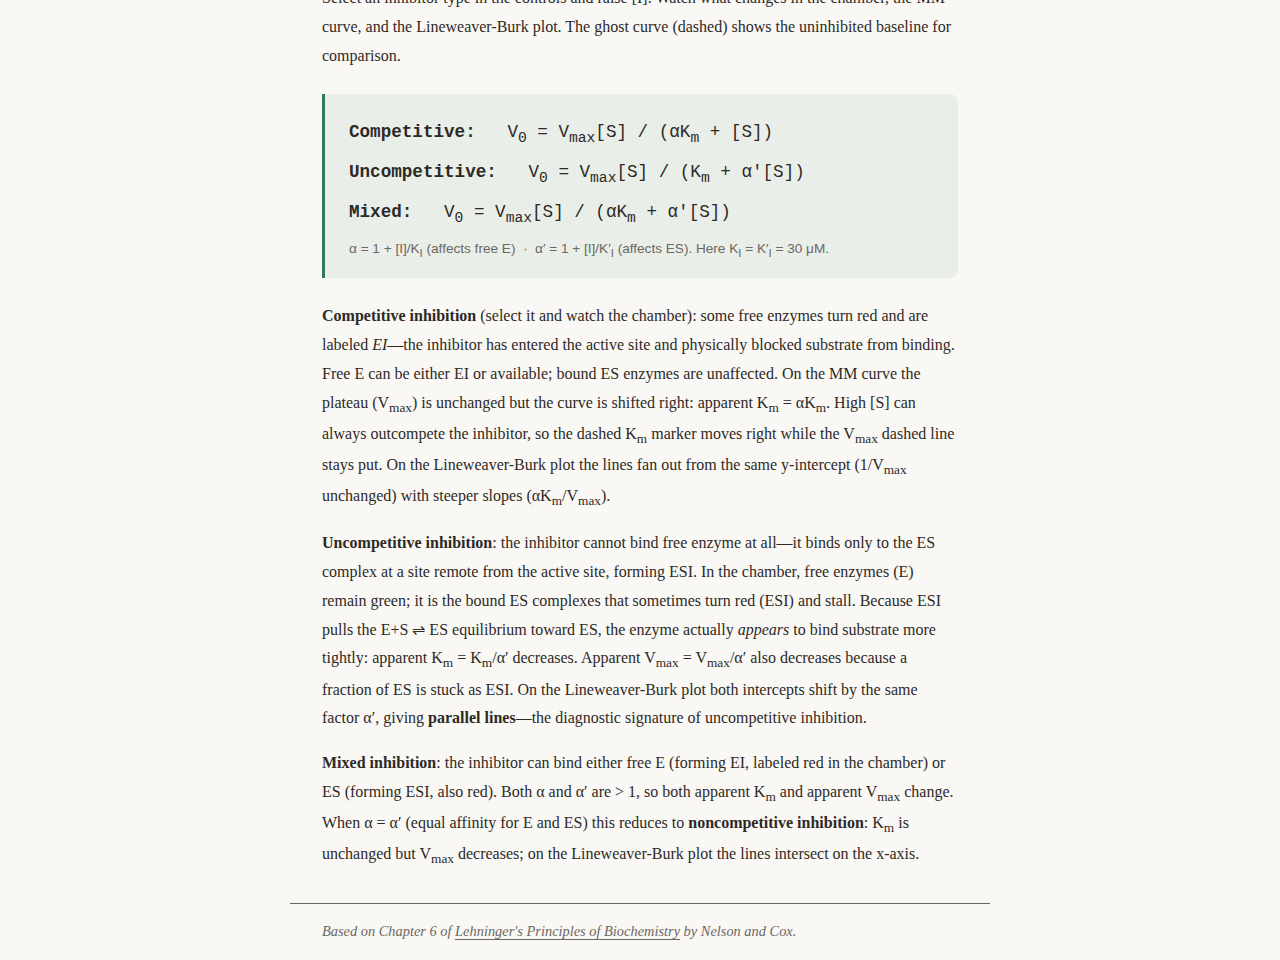
<file: models-enzyme-kinetics.html>
<!DOCTYPE html>
<html lang="en">
<head>
    <meta charset="UTF-8">
    <meta name="viewport" content="width=device-width, initial-scale=1.0">
    <title>Michaelis-Menten Enzyme Kinetics - Matt Lubin</title>
    <meta name="description" content="Interactive simulation of Michaelis-Menten enzyme kinetics">
    <style>
        :root {
            --bg-light: #faf8f5;
            --bg-dark: #1a1614;
            --text-light: #2d2a26;
            --text-dark: #e8e4df;
            --text-muted-light: #6b6762;
            --text-muted-dark: #9a9288;
            --biology: #2d7a5e;
            --biology-light: #3d9a78;
        }

        :root {
            --bg: var(--bg-light);
            --text: var(--text-light);
            --text-muted: var(--text-muted-light);
        }

        :root.dark {
            --bg: var(--bg-dark);
            --text: var(--text-dark);
            --text-muted: var(--text-muted-dark);
        }

        * { margin: 0; padding: 0; box-sizing: border-box; }

        body {
            font-family: 'Iowan Old Style', 'Palatino Linotype', 'URW Palladio L', P052, serif;
            background-color: var(--bg);
            color: var(--text);
            line-height: 1.6;
            transition: background-color 0.3s ease, color 0.3s ease;
            min-height: 100vh;
            display: flex;
            flex-direction: column;
        }

        .site-header { padding: 1.5rem 2rem; text-align: center; }
        .header-nav { font-size: 0.9rem; color: var(--text-muted); font-family: -apple-system, BlinkMacSystemFont, 'Segoe UI', Roboto, sans-serif; }
        .header-nav a { color: var(--text-muted); text-decoration: none; margin: 0 0.4rem; transition: color 0.2s ease; }
        .header-nav a:hover { color: var(--text); }
        .theme-toggle { background: none; border: none; color: var(--text-muted); cursor: pointer; font-size: 0.9rem; font-family: -apple-system, BlinkMacSystemFont, 'Segoe UI', Roboto, sans-serif; padding: 0; margin: 0 0.4rem; transition: color 0.2s ease; }
        .theme-toggle:hover { color: var(--text); }

        .page-hero { text-align: center; padding: 2rem 2rem 1rem; max-width: 800px; margin: 0 auto; }
        .page-title {
            font-size: 2.5rem; font-weight: 400; margin-bottom: 0.5rem;
            background: linear-gradient(135deg, var(--biology) 0%, var(--biology-light) 100%);
            -webkit-background-clip: text; -webkit-text-fill-color: transparent; background-clip: text;
        }
        .page-subtitle { font-size: 1rem; color: var(--text-muted); font-weight: 300; font-style: italic; }

        .intro { max-width: 700px; margin: 0 auto 2rem; padding: 0 2rem; font-size: 1.05rem; line-height: 1.8; }
        .intro p { margin-bottom: 1rem; }
        .intro a { color: var(--biology); text-decoration: none; border-bottom: 1px solid var(--biology); transition: color 0.2s ease; }
        :root.dark .intro a { color: var(--biology-light); border-bottom-color: var(--biology-light); }
        .intro a:hover { color: var(--biology-light); }

        .container { text-align: center; max-width: 1400px; margin: 0 auto; padding: 0 1rem 3rem; }
        .main-content { display: flex; flex-direction: column; align-items: center; gap: 20px; }

        .simulation-section { display: flex; flex-direction: column; align-items: center; }

        #simCanvasContainer {
            display: inline-block; cursor: pointer; border-radius: 24px;
            box-shadow: 0 4px 20px rgba(0,0,0,0.1);
            overflow: hidden;
        }

        canvas { display: block; }

        .instructions { color: var(--text-muted); font-size: 0.85rem; margin-top: 8px; font-family: -apple-system, BlinkMacSystemFont, 'Segoe UI', Roboto, sans-serif; }

        .controls-section { display: flex; flex-direction: column; gap: 15px; width: 100%; max-width: 500px; }

        .control-group {
            display: flex; flex-direction: column; align-items: center; gap: 10px;
            padding: 15px 20px; background: var(--bg);
            border: 1px solid var(--text-muted); border-left: 4px solid var(--biology);
            border-radius: 0 12px 12px 0; width: 100%; transition: background-color 0.3s ease;
        }

        .control-header {
            display: flex; align-items: center; gap: 10px; font-weight: 600;
            color: var(--biology); font-size: 14px;
            font-family: -apple-system, BlinkMacSystemFont, 'Segoe UI', Roboto, sans-serif;
        }
        :root.dark .control-header { color: var(--biology-light); }

        .icon { width: 24px; height: 24px; display: flex; align-items: center; justify-content: center; }
        .icon svg { width: 100%; height: 100%; }

        .slider-container { width: 100%; display: flex; flex-direction: column; gap: 5px; }
        .slider { width: 100%; height: 6px; border-radius: 3px; outline: none; -webkit-appearance: none; background: var(--text-muted); }
        .slider::-webkit-slider-thumb { -webkit-appearance: none; appearance: none; width: 18px; height: 18px; border-radius: 50%; background: var(--biology); cursor: pointer; transition: transform 0.2s ease; }
        .slider:hover::-webkit-slider-thumb { transform: scale(1.3); }
        .slider::-moz-range-thumb { width: 18px; height: 18px; border-radius: 50%; background: var(--biology); cursor: pointer; border: none; transition: transform 0.2s ease; }
        .slider:hover::-moz-range-thumb { transform: scale(1.3); }
        .slider-labels { display: flex; justify-content: space-between; font-size: 11px; color: var(--text-muted); font-family: -apple-system, BlinkMacSystemFont, 'Segoe UI', Roboto, sans-serif; }
        .value-display { font-size: 12px; color: var(--text); text-align: center; font-weight: 500; font-family: -apple-system, BlinkMacSystemFont, 'Segoe UI', Roboto, sans-serif; }

        .stats-display { margin-top: 8px; padding: 8px; background: rgba(45, 122, 94, 0.08); border-radius: 6px; font-size: 11px; color: var(--text); text-align: center; font-family: -apple-system, BlinkMacSystemFont, 'Segoe UI', Roboto, sans-serif; }
        .stats-label { font-weight: 600; margin-bottom: 3px; color: var(--biology); }
        :root.dark .stats-label { color: var(--biology-light); }
        .stats-value { font-family: 'Courier New', monospace; font-size: 13px; font-weight: 700; }

        .graph-container { background: white; border-radius: 12px; padding: 15px; box-shadow: 0 2px 8px rgba(0,0,0,0.1); width: 100%; }
        :root.dark .graph-container { background: #2a2520; }
        .graph-canvas { width: 100%; height: auto; border: 1px solid #e2e8f0; border-radius: 6px; background: #f7fafc; }
        :root.dark .graph-canvas { border-color: #4a4540; background: #1a1614; }
        .graph-title { font-size: 12px; font-weight: 600; color: var(--biology); margin-bottom: 10px; display: flex; align-items: center; gap: 8px; font-family: -apple-system, BlinkMacSystemFont, 'Segoe UI', Roboto, sans-serif; }
        :root.dark .graph-title { color: var(--biology-light); }

        .states-table { width: 100%; margin: 0.5rem 0; border-collapse: collapse; font-family: -apple-system, BlinkMacSystemFont, 'Segoe UI', Roboto, sans-serif; }
        .states-table th { background: rgba(45, 122, 94, 0.1); padding: 10px 8px; text-align: center; font-size: 11px; font-weight: 600; color: var(--biology); border-bottom: 2px solid var(--biology); }
        :root.dark .states-table th { color: var(--biology-light); border-bottom-color: var(--biology-light); }
        .states-table td { padding: 10px 8px; text-align: center; border-bottom: 1px solid var(--text-muted); font-size: 12px; }
        .states-table .weight-value { font-family: 'Courier New', monospace; font-weight: 700; color: var(--biology); }
        :root.dark .states-table .weight-value { color: var(--biology-light); }

        .math-section { max-width: 700px; margin: 2rem auto; padding: 0 2rem; }
        .math-section h2 { font-size: 1.4rem; font-weight: 400; color: var(--biology); margin-bottom: 1rem; }
        :root.dark .math-section h2 { color: var(--biology-light); }
        .math-section p { font-size: 1rem; line-height: 1.8; margin-bottom: 1rem; }

        .math-box { background: rgba(45, 122, 94, 0.08); border-left: 3px solid var(--biology); padding: 1rem 1.5rem; margin: 1.5rem 0; border-radius: 0 8px 8px 0; font-family: 'Courier New', monospace; overflow-x: auto; }
        .math-box .equation { font-size: 1.1rem; margin: 0.5rem 0; color: var(--text); }
        .math-box .label { font-size: 0.85rem; color: var(--text-muted); font-family: -apple-system, BlinkMacSystemFont, 'Segoe UI', Roboto, sans-serif; margin-top: 0.5rem; }

        .highlight-box { background: rgba(45, 122, 94, 0.15); border: 2px solid var(--biology); border-radius: 12px; padding: 1.5rem; margin: 1.5rem 0; text-align: center; }
        .highlight-box .big-equation { font-family: 'Courier New', monospace; font-size: 1.3rem; color: var(--biology); margin: 0.5rem 0; }
        :root.dark .highlight-box .big-equation { color: var(--biology-light); }

        .credit { max-width: 700px; margin: 2rem auto 0; padding: 1rem 2rem; font-size: 0.9rem; color: var(--text-muted); font-style: italic; border-top: 1px solid var(--text-muted); }
        .credit a { color: var(--text-muted); text-decoration: none; border-bottom: 1px solid var(--text-muted); }
        .credit a:hover { color: var(--text); }

        .inhibition-select {
            padding: 8px 12px; border-radius: 8px; border: 1px solid var(--text-muted);
            background: var(--bg); color: var(--text); font-family: -apple-system, BlinkMacSystemFont, 'Segoe UI', Roboto, sans-serif;
            font-size: 13px; cursor: pointer;
        }

        @media (max-width: 768px) {
            .page-title { font-size: 2rem; }
            .intro { font-size: 1rem; }
        }
    </style>
</head>
<body>
    <header class="site-header">
        <nav class="header-nav">
            <a href="/index.html">[home]</a> &middot;
            <a href="/biology.html">[biology]</a> &middot;
            <a href="/everything.html">[everything]</a> &middot;
            <button type="button" class="theme-toggle" id="themeToggle" aria-label="Toggle theme">
                <span id="themeIcon">&#9790;</span>
            </button>
        </nav>
    </header>

    <main>
        <div class="page-hero">
            <h1 class="page-title">Michaelis-Menten Enzyme Kinetics</h1>
            <p class="page-subtitle">How enzymes catalyze reactions and how we measure their efficiency</p>
        </div>

        <div class="intro">
            <p>Enzymes are nature's catalysts, accelerating reactions by factors of 10<sup>5</sup> to 10<sup>17</sup>. In 1913, Leonor Michaelis and Maud Menten proposed that an enzyme (E) reversibly binds its substrate (S) to form an ES complex, which then breaks down to yield product (P) and free enzyme. Briggs and Haldane (1925) placed this on a firmer kinetic footing using the steady-state assumption.</p>
            <p>Below, watch enzyme molecules bind substrates (blue) and release products (orange). Adjust substrate concentration, V<sub>max</sub>, and K<sub>m</sub> to see how initial velocity V<sub>0</sub> follows the hyperbolic Michaelis-Menten curve&mdash;and how inhibitors shift it.</p>
        </div>

        <div class="container">
            <div class="main-content">
                <!-- Simulation Canvas -->
                <div class="simulation-section">
                    <div id="simCanvasContainer">
                        <canvas id="simCanvas"></canvas>
                    </div>
                    <div class="instructions">12 enzyme molecules (E, green) &middot; blue dots = substrate S (count &prop; [S]) &middot; orange = product P &middot; fraction bound &asymp; [S]/(K<sub>m</sub>+[S])</div>
                </div>

                <div class="controls-section">
                    <!-- Substrate Concentration -->
                    <div class="control-group">
                        <div class="control-header">
                            <div class="icon">
                                <svg viewBox="0 0 24 24" fill="var(--biology)">
                                    <circle cx="6" cy="12" r="3"/>
                                    <circle cx="14" cy="8" r="2"/>
                                    <circle cx="18" cy="16" r="2.5"/>
                                    <circle cx="10" cy="17" r="2"/>
                                </svg>
                            </div>
                            <span>Substrate Concentration [S]</span>
                        </div>
                        <div class="slider-container">
                            <input type="range" min="1" max="200" value="30" class="slider" id="substrateSlider">
                            <div class="slider-labels">
                                <span>Low (1 mM)</span>
                                <span>High (200 mM)</span>
                            </div>
                            <div class="value-display" id="substrateValue">[S] = 30 mM</div>
                        </div>
                    </div>

                    <!-- Vmax (kcat) -->
                    <div class="control-group">
                        <div class="control-header">
                            <div class="icon">
                                <svg viewBox="0 0 24 24" fill="var(--biology)">
                                    <path d="M13 2L3 14h9l-1 8 10-12h-9l1-8z"/>
                                </svg>
                            </div>
                            <span>V<sub>max</sub> (Maximum Velocity)</span>
                        </div>
                        <div class="slider-container">
                            <input type="range" min="10" max="200" value="100" class="slider" id="vmaxSlider">
                            <div class="slider-labels">
                                <span>Slow</span>
                                <span>Fast</span>
                            </div>
                            <div class="value-display" id="vmaxValue">V<sub>max</sub> = 100 &mu;M/min</div>
                        </div>
                    </div>

                    <!-- Km -->
                    <div class="control-group">
                        <div class="control-header">
                            <div class="icon">
                                <svg viewBox="0 0 24 24" fill="var(--biology)">
                                    <path d="M12 2C6.48 2 2 6.48 2 12s4.48 10 10 10 10-4.48 10-10S17.52 2 12 2zm-2 15l-5-5 1.41-1.41L10 14.17l7.59-7.59L19 8l-9 9z"/>
                                </svg>
                            </div>
                            <span>K<sub>m</sub> (Michaelis Constant)</span>
                        </div>
                        <div class="slider-container">
                            <input type="range" min="1" max="150" value="25" class="slider" id="kmSlider">
                            <div class="slider-labels">
                                <span>High affinity (1 mM)</span>
                                <span>Low affinity (150 mM)</span>
                            </div>
                            <div class="value-display" id="kmValue">K<sub>m</sub> = 25 mM</div>
                        </div>
                        <div class="stats-display">
                            <div class="stats-label">At [S] = K<sub>m</sub>, V<sub>0</sub> = &frac12; V<sub>max</sub></div>
                        </div>
                    </div>

                    <!-- Inhibition -->
                    <div class="control-group">
                        <div class="control-header">
                            <div class="icon">
                                <svg viewBox="0 0 24 24" fill="var(--biology)">
                                    <path d="M12 2C6.48 2 2 6.48 2 12s4.48 10 10 10 10-4.48 10-10S17.52 2 12 2zm5 11H7v-2h10v2z"/>
                                </svg>
                            </div>
                            <span>Inhibitor Type</span>
                        </div>
                        <select class="inhibition-select" id="inhibitionType">
                            <option value="none">No Inhibitor</option>
                            <option value="competitive">Competitive (binds active site)</option>
                            <option value="uncompetitive">Uncompetitive (binds ES only)</option>
                            <option value="mixed">Mixed (binds E or ES)</option>
                        </select>
                        <div class="slider-container" id="inhibitorSliderGroup" style="display:none;">
                            <input type="range" min="0" max="100" value="30" class="slider" id="inhibitorSlider">
                            <div class="slider-labels">
                                <span>0 &mu;M</span>
                                <span>100 &mu;M</span>
                            </div>
                            <div class="value-display" id="inhibitorValue">[I] = 30 &mu;M</div>
                        </div>
                    </div>

                    <!-- Michaelis-Menten Curve (V0 vs [S]) -->
                    <div class="graph-container">
                        <div class="graph-title">
                            <span>V<sub>0</sub> vs [S] &mdash; Michaelis-Menten Plot</span>
                        </div>
                        <canvas id="mmGraph" class="graph-canvas"></canvas>
                        <div style="display: flex; justify-content: space-between; margin-top: 10px; font-size: 11px; font-family: -apple-system, sans-serif;">
                            <span style="color: var(--text-muted);">V<sub>0</sub>: <strong id="currentV0" style="color: var(--biology);">0.00</strong> &mu;M/min</span>
                            <span style="color: var(--text-muted);">V<sub>0</sub>/V<sub>max</sub>: <strong id="currentRatio" style="color: var(--biology);">0.00</strong></span>
                        </div>
                    </div>

                    <!-- Lineweaver-Burk Plot -->
                    <div class="graph-container">
                        <div class="graph-title">
                            <span>1/V<sub>0</sub> vs 1/[S] &mdash; Lineweaver-Burk Plot</span>
                        </div>
                        <canvas id="lbGraph" class="graph-canvas"></canvas>
                    </div>

                    <!-- Reaction State Table -->
                    <div class="graph-container">
                        <div class="graph-title"><span>Reaction Parameters</span></div>
                        <table class="states-table">
                            <thead>
                                <tr>
                                    <th>Parameter</th>
                                    <th>Value</th>
                                    <th>Meaning</th>
                                </tr>
                            </thead>
                            <tbody>
                                <tr>
                                    <td>V<sub>0</sub></td>
                                    <td class="weight-value" id="paramV0">0</td>
                                    <td>Initial velocity</td>
                                </tr>
                                <tr>
                                    <td>V<sub>max</sub></td>
                                    <td class="weight-value" id="paramVmax">100</td>
                                    <td>Maximum velocity (all enzyme saturated)</td>
                                </tr>
                                <tr>
                                    <td>K<sub>m</sub></td>
                                    <td class="weight-value" id="paramKm">25</td>
                                    <td>[S] at which V<sub>0</sub> = &frac12;V<sub>max</sub></td>
                                </tr>
                                <tr>
                                    <td>[S]/K<sub>m</sub></td>
                                    <td class="weight-value" id="paramSKm">1.2</td>
                                    <td>Saturation ratio</td>
                                </tr>
                                <tr>
                                    <td>Apparent K<sub>m</sub></td>
                                    <td class="weight-value" id="paramAppKm">25</td>
                                    <td>Effective K<sub>m</sub> with inhibitor</td>
                                </tr>
                                <tr>
                                    <td>Apparent V<sub>max</sub></td>
                                    <td class="weight-value" id="paramAppVmax">100</td>
                                    <td>Effective V<sub>max</sub> with inhibitor</td>
                                </tr>
                            </tbody>
                        </table>
                    </div>
                </div>
            </div>
        </div>

        <!-- Explanation Section -->
        <div class="math-section">

            <h2>What you are looking at</h2>
            <p>The chamber above shows a <em>schematic</em> of a reaction vessel, not a literal slice of solution. The 12 large green circles are individual enzyme molecules (E). The small blue dots are substrate molecules (S); their count scales with [S]: at 30 mM roughly 18 dots are shown, at 200 mM roughly 120. In reality a 30 mM solution contains around 1.8&times;10<sup>22</sup> molecules per liter&mdash;the cartoon simply makes the proportionality visible.</p>

            <p>What <em>is</em> physically meaningful: the <strong>fraction of enzymes in the ES state</strong> (labeled "ES," darker green) approximates the true steady-state fraction [ES]/[E<sub>t</sub>] = [S]/(K<sub>m</sub> + [S]). Drag [S] far above K<sub>m</sub> and nearly every enzyme is bound; drag it well below K<sub>m</sub> and most enzymes sit idle as free E. Each time an ES complex completes catalysis, an orange product dot appears and the enzyme immediately re-enters the free pool. The rate at which you see orange flashes is proportional to V<sub>0</sub>.</p>

            <h2>The reaction mechanism</h2>
            <p>The two-step scheme underlying the simulation is:</p>

            <div class="math-box">
                <div class="equation">E + S &rightleftharpoons; ES &rarr; E + P</div>
                <div class="label">k<sub>1</sub> (binding rate), k<sub>-1</sub> (dissociation rate), k<sub>cat</sub> (catalytic rate). The irreversible arrow is valid at initial-velocity conditions where [P] &asymp; 0 so back-reaction from P is negligible.</div>
            </div>

            <p>Michaelis and Menten (1913) derived the rate law assuming rapid equilibrium between E+S and ES. Briggs and Haldane (1925) showed the same equation follows from the more general <strong>steady-state assumption</strong>: [ES] is constant because its rate of formation (k<sub>1</sub>[E][S]) equals its total rate of breakdown (k<sub>-1</sub>[ES] + k<sub>cat</sub>[ES]). Solving for [ES] and substituting V<sub>0</sub> = k<sub>cat</sub>[ES] gives:</p>

            <div class="highlight-box">
                <div style="font-size: 12px; color: var(--text-muted); margin-bottom: 8px;">Michaelis-Menten equation</div>
                <div class="big-equation">V<sub>0</sub> = V<sub>max</sub> [S] / (K<sub>m</sub> + [S])</div>
                <div style="font-size: 12px; color: var(--text-muted); margin-top: 8px;">V<sub>max</sub> = k<sub>cat</sub> [E<sub>t</sub>] &nbsp;&nbsp;&middot;&nbsp;&nbsp; K<sub>m</sub> = (k<sub>-1</sub> + k<sub>cat</sub>) / k<sub>1</sub></div>
            </div>

            <h2>The V<sub>0</sub> vs [S] curve</h2>
            <p>The upper graph plots V<sub>0</sub> against [S]; the <strong>red dot</strong> is your current slider position. At low [S] (few blue dots, most enzymes labeled E) the dot sits on the nearly-linear rising portion: [S] &lt;&lt; K<sub>m</sub>, so K<sub>m</sub> + [S] &asymp; K<sub>m</sub> and</p>

            <div class="math-box">
                <div class="equation">V<sub>0</sub> &asymp; (V<sub>max</sub> / K<sub>m</sub>) [S]</div>
                <div class="label">First-order in [S]: every extra substrate molecule finds an empty enzyme. In the chamber, nearly every enzyme is free (E) and orange flashes are rare.</div>
            </div>

            <p>Drag [S] far above K<sub>m</sub> (the dashed vertical marker on the curve) and the dot climbs toward the plateau: [S] &gt;&gt; K<sub>m</sub>, so K<sub>m</sub> + [S] &asymp; [S] and V<sub>0</sub> &asymp; V<sub>max</sub>. In the chamber nearly all enzymes are in the ES state; adding more blue dots cannot speed things up because every active site is already occupied. This <strong>saturation</strong> is the hallmark of enzyme kinetics. K<sub>m</sub> is defined as the [S] at which V<sub>0</sub> = &frac12; V<sub>max</sub>:</p>

            <div class="math-box">
                <div class="equation">At [S] = K<sub>m</sub>: &nbsp; V<sub>0</sub> = V<sub>max</sub> / 2</div>
                <div class="label">At this point exactly half the enzyme is bound (ES) and half is free (E). Watch the chamber when [S] = K<sub>m</sub>: roughly six of the twelve enzymes should be labeled ES at any moment.</div>
            </div>

            <p>Note that K<sub>m</sub> equals the true equilibrium dissociation constant K<sub>d</sub> = k<sub>-1</sub>/k<sub>1</sub> only in the rapid-equilibrium limit (k<sub>cat</sub> &lt;&lt; k<sub>-1</sub>); in general K<sub>m</sub> reflects both binding affinity and the catalytic rate.</p>

            <h2>The Lineweaver-Burk plot</h2>
            <p>The lower graph is a <strong>double-reciprocal (Lineweaver-Burk) plot</strong>: 1/V<sub>0</sub> on the y-axis, 1/[S] on the x-axis. Taking the reciprocal of the Michaelis-Menten equation rearranges it into a linear form:</p>

            <div class="math-box">
                <div class="equation">1/V<sub>0</sub> = (K<sub>m</sub>/V<sub>max</sub>)(1/[S]) + 1/V<sub>max</sub></div>
                <div class="label">Slope = K<sub>m</sub>/V<sub>max</sub> &nbsp;&middot;&nbsp; y-intercept = 1/V<sub>max</sub> &nbsp;&middot;&nbsp; x-intercept = &minus;1/K<sub>m</sub></div>
            </div>

            <p>The <strong>red dot</strong> in the Lineweaver-Burk plot is the same operating point (1/[S], 1/V<sub>0</sub>) as on the MM curve above&mdash;move the [S] slider and watch both dots move simultaneously. The red markers on the axes label the intercepts. This linearization was historically essential for extracting K<sub>m</sub> and V<sub>max</sub> from experimental data before nonlinear curve fitting was routine; today it is mainly useful for visually diagnosing inhibition type (see below).</p>

            <h2>Enzyme inhibition</h2>
            <p>Select an inhibitor type in the controls and raise [I]. Watch what changes in the chamber, the MM curve, and the Lineweaver-Burk plot. The ghost curve (dashed) shows the uninhibited baseline for comparison.</p>

            <div class="math-box">
                <div class="equation"><strong>Competitive:</strong> &nbsp; V<sub>0</sub> = V<sub>max</sub>[S] / (&alpha;K<sub>m</sub> + [S])</div>
                <div class="equation"><strong>Uncompetitive:</strong> &nbsp; V<sub>0</sub> = V<sub>max</sub>[S] / (K<sub>m</sub> + &alpha;&prime;[S])</div>
                <div class="equation"><strong>Mixed:</strong> &nbsp; V<sub>0</sub> = V<sub>max</sub>[S] / (&alpha;K<sub>m</sub> + &alpha;&prime;[S])</div>
                <div class="label">&alpha; = 1 + [I]/K<sub>I</sub> (affects free E) &nbsp;&middot;&nbsp; &alpha;&prime; = 1 + [I]/K&prime;<sub>I</sub> (affects ES). Here K<sub>I</sub> = K&prime;<sub>I</sub> = 30 &mu;M.</div>
            </div>

            <p><strong>Competitive inhibition</strong> (select it and watch the chamber): some free enzymes turn red and are labeled <em>EI</em>&mdash;the inhibitor has entered the active site and physically blocked substrate from binding. Free E can be either EI or available; bound ES enzymes are unaffected. On the MM curve the plateau (V<sub>max</sub>) is unchanged but the curve is shifted right: apparent K<sub>m</sub> = &alpha;K<sub>m</sub>. High [S] can always outcompete the inhibitor, so the dashed K<sub>m</sub> marker moves right while the V<sub>max</sub> dashed line stays put. On the Lineweaver-Burk plot the lines fan out from the same y-intercept (1/V<sub>max</sub> unchanged) with steeper slopes (&alpha;K<sub>m</sub>/V<sub>max</sub>).</p>

            <p><strong>Uncompetitive inhibition</strong>: the inhibitor cannot bind free enzyme at all&mdash;it binds only to the ES complex at a site remote from the active site, forming ESI. In the chamber, free enzymes (E) remain green; it is the bound ES complexes that sometimes turn red (ESI) and stall. Because ESI pulls the E+S &rightleftharpoons; ES equilibrium toward ES, the enzyme actually <em>appears</em> to bind substrate more tightly: apparent K<sub>m</sub> = K<sub>m</sub>/&alpha;&prime; decreases. Apparent V<sub>max</sub> = V<sub>max</sub>/&alpha;&prime; also decreases because a fraction of ES is stuck as ESI. On the Lineweaver-Burk plot both intercepts shift by the same factor &alpha;&prime;, giving <strong>parallel lines</strong>&mdash;the diagnostic signature of uncompetitive inhibition.</p>

            <p><strong>Mixed inhibition</strong>: the inhibitor can bind either free E (forming EI, labeled red in the chamber) or ES (forming ESI, also red). Both &alpha; and &alpha;&prime; are &gt; 1, so both apparent K<sub>m</sub> and apparent V<sub>max</sub> change. When &alpha; = &alpha;&prime; (equal affinity for E and ES) this reduces to <strong>noncompetitive inhibition</strong>: K<sub>m</sub> is unchanged but V<sub>max</sub> decreases; on the Lineweaver-Burk plot the lines intersect on the x-axis.</p>
        </div>

        <div class="credit">
            Based on Chapter 6 of <a href="https://www.macmillanlearning.com/college/us/product/Lehninger-Principles-of-Biochemistry/p/1319228003">Lehninger's Principles of Biochemistry</a> by Nelson and Cox.
        </div>
    </main>

    <script>
        // ========== HELPERS ==========
        const randomBetween = (min, max) => Math.random() * (max - min) + min;
        const isDark = () => document.documentElement.classList.contains('dark');

        // ========== SIMULATION CANVAS ==========
        const simContainer = document.getElementById('simCanvasContainer');
        const simCanvas = document.getElementById('simCanvas');
        const simCtx = simCanvas.getContext('2d');
        const simWidth = Math.min(500, window.innerWidth - 40);
        const simHeight = simWidth;
        const scale = window.devicePixelRatio;

        simCanvas.style.width = simWidth + 'px';
        simCanvas.style.height = simHeight + 'px';
        simCanvas.width = Math.floor(simWidth * scale);
        simCanvas.height = Math.floor(simHeight * scale);
        simCtx.scale(scale, scale);
        simCanvas.style.borderRadius = '24px';

        // ========== STATE ==========
        let substrate_conc = 30;
        let vmax = 100;
        let km = 25;
        let inhibitionType = 'none';
        let inhibitorConc = 30;
        const KI = 30; // inhibition constant

        // Entities
        const NUM_ENZYMES = 12;
        let enzymes = [];
        let substrates = [];
        let products = [];

        // Product tracking (must be declared before initAll() is called)
        let productCount = 0;
        let productHistory = [];
        const maxHistory = 200;
        let lastProductCheck = 0;

        // Enzyme states: 'free', 'bound'
        const initEnzymes = () => {
            enzymes = [];
            for (let i = 0; i < NUM_ENZYMES; i++) {
                enzymes.push({
                    x: randomBetween(40, simWidth - 40),
                    y: randomBetween(40, simHeight - 40),
                    vx: randomBetween(-0.3, 0.3),
                    vy: randomBetween(-0.3, 0.3),
                    state: 'free',
                    boundSubstrate: null,
                    catalyzeTimer: 0,
                    radius: 18,
                    inhibited: false,
                    inhibitedType: null   // 'EI' (competitive/mixed) or 'ESI' (uncompetitive/mixed)
                });
            }
        };

        const initSubstrates = () => {
            substrates = [];
            const numSub = Math.floor(substrate_conc * 0.6);
            for (let i = 0; i < numSub; i++) {
                substrates.push({
                    x: randomBetween(10, simWidth - 10),
                    y: randomBetween(10, simHeight - 10),
                    vx: randomBetween(-2, 2),
                    vy: randomBetween(-2, 2),
                    radius: 5,
                    bound: false
                });
            }
        };

        const initAll = () => {
            initEnzymes();
            initSubstrates();
            products = [];
            productCount = 0;
            productHistory = [];
        };

        initAll();

        // ========== KINETICS ==========
        const getAlpha = () => {
            if (inhibitionType === 'competitive' || inhibitionType === 'mixed') {
                return 1 + inhibitorConc / KI;
            }
            return 1;
        };

        const getAlphaPrime = () => {
            if (inhibitionType === 'uncompetitive' || inhibitionType === 'mixed') {
                return 1 + inhibitorConc / KI;
            }
            return 1;
        };

        const calcV0 = (s) => {
            const alpha = getAlpha();
            const alphaPrime = getAlphaPrime();
            return vmax * s / (alpha * km + alphaPrime * s);
        };

        const calcAppKm = () => {
            const alpha = getAlpha();
            const alphaPrime = getAlphaPrime();
            return alpha * km / alphaPrime;
        };

        const calcAppVmax = () => {
            const alphaPrime = getAlphaPrime();
            return vmax / alphaPrime;
        };

        // ========== SIMULATION PHYSICS ==========
        const bindingRadius = 22;
        const catalyzeTime = 60; // frames to convert S -> P

        const updateSimulation = (timestamp) => {
            // Calculate binding/unbinding probabilities from MM kinetics
            const v0 = calcV0(substrate_conc);
            const saturation = v0 / vmax;

            // Move substrates
            substrates.forEach(s => {
                if (s.bound) return;
                s.x += s.vx;
                s.y += s.vy;

                if (s.x < s.radius || s.x > simWidth - s.radius) { s.vx *= -1; s.x = Math.max(s.radius, Math.min(simWidth - s.radius, s.x)); }
                if (s.y < s.radius || s.y > simHeight - s.radius) { s.vy *= -1; s.y = Math.max(s.radius, Math.min(simHeight - s.radius, s.y)); }

                s.vx += randomBetween(-0.15, 0.15);
                s.vy += randomBetween(-0.15, 0.15);
                s.vx *= 0.98;
                s.vy *= 0.98;
            });

            // Move products (drift away)
            products.forEach(p => {
                p.x += p.vx;
                p.y += p.vy;
                if (p.x < p.radius || p.x > simWidth - p.radius) p.vx *= -1;
                if (p.y < p.radius || p.y > simHeight - p.radius) p.vy *= -1;
                p.vx *= 0.99;
                p.vy *= 0.99;
                p.life -= 1;
            });
            products = products.filter(p => p.life > 0);

            // Move enzymes slowly
            enzymes.forEach(e => {
                if (e.state === 'bound') {
                    e.catalyzeTimer++;
                    const speed = 1 + (vmax / 50);

                    if (e.inhibited && e.inhibitedType === 'ESI') {
                        // ESI complex (uncompetitive/mixed): inhibitor at allosteric site blocks catalysis.
                        // Substrate still occupies active site. Inhibitor dissociates after a delay.
                        if (e.catalyzeTimer > catalyzeTime * 2 / speed) {
                            e.inhibited = false;
                            e.inhibitedType = null;
                            e.catalyzeTimer = 0;
                        }
                        return;
                    }

                    if (e.catalyzeTimer > catalyzeTime / speed) {
                        // ES → E + P: release product
                        if (e.boundSubstrate !== null) {
                            const s = e.boundSubstrate;
                            products.push({
                                x: e.x + randomBetween(-10, 10),
                                y: e.y + randomBetween(-10, 10),
                                vx: randomBetween(-1.5, 1.5),
                                vy: randomBetween(-1.5, 1.5),
                                radius: 4,
                                life: 300
                            });
                            const idx = substrates.indexOf(s);
                            if (idx >= 0) substrates.splice(idx, 1);
                            productCount++;
                        }
                        e.state = 'free';
                        e.boundSubstrate = null;
                        e.catalyzeTimer = 0;

                        // Replenish substrate to maintain [S]
                        substrates.push({
                            x: randomBetween(10, simWidth - 10),
                            y: randomBetween(10, simHeight - 10),
                            vx: randomBetween(-2, 2),
                            vy: randomBetween(-2, 2),
                            radius: 5,
                            bound: false
                        });
                    }
                    return;
                }

                e.x += e.vx;
                e.y += e.vy;
                if (e.x < e.radius || e.x > simWidth - e.radius) { e.vx *= -1; }
                if (e.y < e.radius || e.y > simHeight - e.radius) { e.vy *= -1; }
                e.x = Math.max(e.radius, Math.min(simWidth - e.radius, e.x));
                e.y = Math.max(e.radius, Math.min(simHeight - e.radius, e.y));
                e.vx += randomBetween(-0.05, 0.05);
                e.vy += randomBetween(-0.05, 0.05);
                e.vx *= 0.98;
                e.vy *= 0.98;
            });

            // Binding: use Glauber-style dynamics
            // Probability of binding should reflect the equilibrium: fraction bound = [S]/(Km + [S])
            const alpha = getAlpha();
            const alphaPrime = getAlphaPrime();
            const effectiveKm = alpha * km;
            const pBind = substrate_conc / (effectiveKm + substrate_conc);
            const flipRate = 0.04;

            enzymes.forEach((e, ei) => {
                if (Math.random() > flipRate) return;

                if (e.state === 'free' && e.inhibitedType !== 'EI') {
                    // EI complex (competitive/mixed) prevents substrate from entering active site
                    if (Math.random() < pBind) {
                        // Find nearest free substrate
                        let closest = null;
                        let closestDist = Infinity;
                        substrates.forEach(s => {
                            if (s.bound) return;
                            const dx = e.x - s.x;
                            const dy = e.y - s.y;
                            const d = Math.sqrt(dx*dx + dy*dy);
                            if (d < closestDist) { closestDist = d; closest = s; }
                        });
                        if (closest) {
                            e.state = 'bound';
                            e.boundSubstrate = closest;
                            closest.bound = true;
                            closest.x = e.x;
                            closest.y = e.y;
                            e.catalyzeTimer = 0;
                        }
                    }
                } else if (e.state === 'bound') {
                    // Chance to unbind (reverse reaction, k-1)
                    const pUnbind = effectiveKm / (effectiveKm + substrate_conc) * 0.3;
                    if (Math.random() < pUnbind) {
                        if (e.boundSubstrate) {
                            e.boundSubstrate.bound = false;
                            e.boundSubstrate.vx = randomBetween(-2, 2);
                            e.boundSubstrate.vy = randomBetween(-2, 2);
                        }
                        e.state = 'free';
                        e.boundSubstrate = null;
                        e.catalyzeTimer = 0;
                    }
                }
            });

            // Inhibition: type-specific binding to correct enzyme form
            // Competitive/mixed: inhibitor binds free E → EI (blocks substrate binding)
            // Uncompetitive/mixed: inhibitor binds ES complex → ESI (blocks catalysis)
            if (inhibitionType !== 'none') {
                const pInhibit = inhibitorConc / (KI + inhibitorConc);
                enzymes.forEach(e => {
                    if (!e.inhibited) {
                        if ((inhibitionType === 'competitive' || inhibitionType === 'mixed') && e.state === 'free') {
                            if (Math.random() < 0.015 && Math.random() < pInhibit) {
                                e.inhibited = true;
                                e.inhibitedType = 'EI';
                            }
                        }
                        if ((inhibitionType === 'uncompetitive' || inhibitionType === 'mixed') && e.state === 'bound' && e.inhibitedType !== 'ESI') {
                            if (Math.random() < 0.015 && Math.random() < pInhibit) {
                                e.inhibited = true;
                                e.inhibitedType = 'ESI';
                            }
                        }
                    }
                    // EI inhibitor dissociates from free enzyme
                    if (e.inhibited && e.inhibitedType === 'EI' && Math.random() < 0.008) {
                        e.inhibited = false;
                        e.inhibitedType = null;
                    }
                });
            } else {
                enzymes.forEach(e => { e.inhibited = false; e.inhibitedType = null; });
            }

            // Track product rate
            if (timestamp - lastProductCheck > 500) {
                productHistory.push(productCount);
                if (productHistory.length > maxHistory) productHistory.shift();
                lastProductCheck = timestamp;
            }
        };

        // ========== DRAWING ==========
        const drawSimulation = () => {
            const ctx = simCtx;

            // Background
            const gradient = ctx.createLinearGradient(0, 0, 0, simHeight);
            if (isDark()) {
                gradient.addColorStop(0, '#1a2530');
                gradient.addColorStop(1, '#0f1520');
            } else {
                gradient.addColorStop(0, '#e8f4e8');
                gradient.addColorStop(1, '#d0e8d0');
            }
            ctx.fillStyle = gradient;
            ctx.fillRect(0, 0, simWidth, simHeight);

            // Label
            ctx.fillStyle = isDark() ? '#4a6050' : '#70a080';
            ctx.font = '12px -apple-system, BlinkMacSystemFont, sans-serif';
            ctx.textAlign = 'left';
            ctx.fillText('Enzyme reaction chamber', 15, 25);

            // Draw products (orange)
            products.forEach(p => {
                const alpha = Math.min(1, p.life / 100);
                ctx.beginPath();
                ctx.arc(p.x, p.y, p.radius, 0, Math.PI * 2);
                ctx.fillStyle = `rgba(230, 150, 50, ${alpha})`;
                ctx.fill();
                ctx.strokeStyle = `rgba(180, 110, 30, ${alpha})`;
                ctx.lineWidth = 1;
                ctx.stroke();
            });

            // Draw substrates (blue)
            substrates.forEach(s => {
                if (s.bound) return;
                ctx.beginPath();
                ctx.arc(s.x, s.y, s.radius, 0, Math.PI * 2);
                ctx.fillStyle = '#4488cc';
                ctx.fill();
                ctx.strokeStyle = '#336699';
                ctx.lineWidth = 1;
                ctx.stroke();

                // Small highlight
                ctx.beginPath();
                ctx.arc(s.x - 1, s.y - 1, s.radius * 0.3, 0, Math.PI * 2);
                ctx.fillStyle = 'rgba(150, 200, 255, 0.5)';
                ctx.fill();
            });

            // Draw enzymes
            enzymes.forEach(e => {
                // Glow for bound enzymes
                if (e.state === 'bound') {
                    const glow = ctx.createRadialGradient(e.x, e.y, 0, e.x, e.y, e.radius * 2);
                    glow.addColorStop(0, 'rgba(45, 122, 94, 0.3)');
                    glow.addColorStop(1, 'rgba(45, 122, 94, 0)');
                    ctx.fillStyle = glow;
                    ctx.beginPath();
                    ctx.arc(e.x, e.y, e.radius * 2, 0, Math.PI * 2);
                    ctx.fill();
                }

                // Enzyme body
                ctx.beginPath();
                ctx.arc(e.x, e.y, e.radius, 0, Math.PI * 2);

                if (e.inhibited) {
                    ctx.fillStyle = '#cc4444'; // Red for inhibited
                } else if (e.state === 'bound') {
                    ctx.fillStyle = '#2d7a5e'; // Green, bound
                } else {
                    ctx.fillStyle = isDark() ? '#3d7a5e' : '#5aaa80'; // Green, free
                }
                ctx.fill();
                ctx.strokeStyle = isDark() ? '#1a4a30' : '#1a5a3e';
                ctx.lineWidth = 2;
                ctx.stroke();

                // Active site notch: shows what occupies the active site
                ctx.beginPath();
                ctx.arc(e.x + e.radius * 0.5, e.y, e.radius * 0.35, 0, Math.PI * 2);
                if (e.inhibitedType === 'EI') {
                    ctx.fillStyle = '#ff6666';  // inhibitor blocks active site (competitive)
                } else if (e.state === 'bound') {
                    ctx.fillStyle = '#4488cc';  // substrate in active site (ES or ESI)
                } else {
                    ctx.fillStyle = isDark() ? '#2a4a3a' : '#4a9a6a';  // empty active site
                }
                ctx.fill();

                // Label: show the correct enzyme complex state
                ctx.fillStyle = 'white';
                ctx.font = 'bold 9px -apple-system, sans-serif';
                ctx.textAlign = 'center';
                ctx.textBaseline = 'middle';
                if (e.inhibitedType === 'EI') {
                    ctx.fillText('EI', e.x - 2, e.y);        // competitive: inhibitor at active site
                } else if (e.inhibitedType === 'ESI') {
                    ctx.fillText('ESI', e.x - 2, e.y);       // uncompetitive: inhibitor at allosteric site
                } else if (e.state === 'bound') {
                    ctx.fillText('ES', e.x - 3, e.y);
                } else {
                    ctx.fillText('E', e.x - 3, e.y);
                }
            });

            // Stats overlay
            const boundCount = enzymes.filter(e => e.state === 'bound' || e.inhibitedType === 'ESI').length;
            const freeSubstrates = substrates.filter(s => !s.bound).length;
            const fracBound = (boundCount / NUM_ENZYMES).toFixed(2);
            const fracTheory = (substrate_conc / (calcAppKm() + substrate_conc)).toFixed(2);
            ctx.fillStyle = isDark() ? 'rgba(0,0,0,0.55)' : 'rgba(255,255,255,0.85)';
            ctx.fillRect(10, simHeight - 48, simWidth - 20, 38);
            ctx.strokeStyle = 'rgba(45, 122, 94, 0.4)';
            ctx.strokeRect(10, simHeight - 48, simWidth - 20, 38);
            ctx.fillStyle = isDark() ? '#e8e4df' : '#2d2a26';
            ctx.font = '11px -apple-system, BlinkMacSystemFont, sans-serif';
            ctx.textAlign = 'left';
            ctx.textBaseline = 'alphabetic';
            ctx.fillText(`ES: ${boundCount}  Free E: ${NUM_ENZYMES - boundCount}  |  frac. bound: ${fracBound} (theory [S]/(Km+[S]): ${fracTheory})`, 18, simHeight - 30);
            ctx.fillText(`[S] = ${substrate_conc} mM  →  ${freeSubstrates + boundCount} substrate dots shown  |  Products released: ${productCount}`, 18, simHeight - 14);
        };

        // ========== GRAPH: Michaelis-Menten Curve ==========
        const mmCanvas = document.getElementById('mmGraph');
        const mmCtx = mmCanvas.getContext('2d');
        const mmWidth = Math.min(470, window.innerWidth - 70);
        const mmHeight = 180;

        mmCanvas.style.width = mmWidth + 'px';
        mmCanvas.style.height = mmHeight + 'px';
        mmCanvas.width = Math.floor(mmWidth * scale);
        mmCanvas.height = Math.floor(mmHeight * scale);
        mmCtx.scale(scale, scale);

        const drawMMGraph = () => {
            const padding = { left: 45, right: 20, top: 20, bottom: 35 };
            const gw = mmWidth - padding.left - padding.right;
            const gh = mmHeight - padding.top - padding.bottom;

            mmCtx.fillStyle = isDark() ? '#1a1614' : '#f7fafc';
            mmCtx.fillRect(0, 0, mmWidth, mmHeight);

            // Axes
            mmCtx.strokeStyle = isDark() ? '#6a6560' : '#4a5568';
            mmCtx.lineWidth = 2;
            mmCtx.beginPath();
            mmCtx.moveTo(padding.left, padding.top);
            mmCtx.lineTo(padding.left, mmHeight - padding.bottom);
            mmCtx.lineTo(mmWidth - padding.right, mmHeight - padding.bottom);
            mmCtx.stroke();

            // Grid
            mmCtx.strokeStyle = isDark() ? '#3a3530' : '#e2e8f0';
            mmCtx.lineWidth = 1;
            for (let i = 0; i <= 4; i++) {
                const y = padding.top + (gh / 4) * i;
                mmCtx.beginPath();
                mmCtx.moveTo(padding.left, y);
                mmCtx.lineTo(mmWidth - padding.right, y);
                mmCtx.stroke();

                const val = ((4 - i) / 4 * calcAppVmax() * 1.2).toFixed(0);
                mmCtx.fillStyle = isDark() ? '#9a9288' : '#718096';
                mmCtx.font = '9px sans-serif';
                mmCtx.textAlign = 'right';
                mmCtx.fillText(val, padding.left - 5, y + 3);
            }

            // X axis labels
            const maxS = 200;
            for (let i = 0; i <= 4; i++) {
                const x = padding.left + (gw / 4) * i;
                const val = (maxS / 4 * i).toFixed(0);
                mmCtx.fillStyle = isDark() ? '#9a9288' : '#718096';
                mmCtx.font = '9px sans-serif';
                mmCtx.textAlign = 'center';
                mmCtx.fillText(val, x, mmHeight - padding.bottom + 15);
            }
            mmCtx.fillText('[S] (mM)', padding.left + gw / 2, mmHeight - 5);

            // Y axis label
            mmCtx.save();
            mmCtx.translate(12, padding.top + gh / 2);
            mmCtx.rotate(-Math.PI / 2);
            mmCtx.fillStyle = isDark() ? '#9a9288' : '#718096';
            mmCtx.font = '9px sans-serif';
            mmCtx.textAlign = 'center';
            mmCtx.fillText('V₀ (μM/min)', 0, 0);
            mmCtx.restore();

            const yMax = calcAppVmax() * 1.2 || vmax * 1.2;

            // Vmax line (dashed)
            const appVmax = calcAppVmax();
            const vmaxY = padding.top + gh * (1 - appVmax / yMax);
            mmCtx.strokeStyle = 'rgba(45, 122, 94, 0.3)';
            mmCtx.setLineDash([5, 5]);
            mmCtx.beginPath();
            mmCtx.moveTo(padding.left, vmaxY);
            mmCtx.lineTo(mmWidth - padding.right, vmaxY);
            mmCtx.stroke();
            mmCtx.setLineDash([]);

            // Km marker
            const appKm = calcAppKm();
            if (appKm <= maxS) {
                const kmX = padding.left + (appKm / maxS) * gw;
                const halfVmaxY = padding.top + gh * (1 - (appVmax / 2) / yMax);
                mmCtx.strokeStyle = 'rgba(45, 122, 94, 0.3)';
                mmCtx.setLineDash([3, 3]);
                mmCtx.beginPath();
                mmCtx.moveTo(kmX, mmHeight - padding.bottom);
                mmCtx.lineTo(kmX, halfVmaxY);
                mmCtx.lineTo(padding.left, halfVmaxY);
                mmCtx.stroke();
                mmCtx.setLineDash([]);

                // Km label
                mmCtx.fillStyle = isDark() ? '#9a9288' : '#718096';
                mmCtx.font = '9px sans-serif';
                mmCtx.textAlign = 'center';
                mmCtx.fillText('Km', kmX, mmHeight - padding.bottom + 25);
            }

            // No-inhibitor curve (ghost if inhibited)
            if (inhibitionType !== 'none') {
                mmCtx.strokeStyle = 'rgba(45, 122, 94, 0.2)';
                mmCtx.lineWidth = 1.5;
                mmCtx.setLineDash([4, 4]);
                mmCtx.beginPath();
                for (let i = 0; i <= 200; i++) {
                    const s = (i / 200) * maxS;
                    const v = vmax * s / (km + s);
                    const x = padding.left + (s / maxS) * gw;
                    const y = padding.top + gh * (1 - v / yMax);
                    if (i === 0) mmCtx.moveTo(x, y); else mmCtx.lineTo(x, y);
                }
                mmCtx.stroke();
                mmCtx.setLineDash([]);
            }

            // Main MM curve
            mmCtx.strokeStyle = '#2d7a5e';
            mmCtx.lineWidth = 2.5;
            mmCtx.beginPath();
            for (let i = 0; i <= 200; i++) {
                const s = (i / 200) * maxS;
                const v = calcV0(s);
                const x = padding.left + (s / maxS) * gw;
                const y = padding.top + gh * (1 - v / yMax);
                if (i === 0) mmCtx.moveTo(x, y); else mmCtx.lineTo(x, y);
            }
            mmCtx.stroke();

            // Current point
            const currentV = calcV0(substrate_conc);
            const dotX = padding.left + (substrate_conc / maxS) * gw;
            const dotY = padding.top + gh * (1 - currentV / yMax);
            mmCtx.beginPath();
            mmCtx.arc(dotX, dotY, 5, 0, Math.PI * 2);
            mmCtx.fillStyle = '#cc4444';
            mmCtx.fill();
            mmCtx.strokeStyle = 'white';
            mmCtx.lineWidth = 2;
            mmCtx.stroke();
        };

        // ========== GRAPH: Lineweaver-Burk ==========
        const lbCanvas = document.getElementById('lbGraph');
        const lbCtx = lbCanvas.getContext('2d');
        const lbWidth = mmWidth;
        const lbHeight = 180;

        lbCanvas.style.width = lbWidth + 'px';
        lbCanvas.style.height = lbHeight + 'px';
        lbCanvas.width = Math.floor(lbWidth * scale);
        lbCanvas.height = Math.floor(lbHeight * scale);
        lbCtx.scale(scale, scale);

        const drawLBGraph = () => {
            const padding = { left: 45, right: 20, top: 20, bottom: 35 };
            const gw = lbWidth - padding.left - padding.right;
            const gh = lbHeight - padding.top - padding.bottom;

            lbCtx.fillStyle = isDark() ? '#1a1614' : '#f7fafc';
            lbCtx.fillRect(0, 0, lbWidth, lbHeight);

            // Calculate ranges for 1/[S] and 1/V0
            // 1/[S] from -1/Km (x-intercept) to some positive range
            const appKm = calcAppKm();
            const appVmax = calcAppVmax();

            const maxInvS = 1 / 2; // 1/[S] up to 0.5
            const minInvS = -1 / Math.max(appKm, 5) * 1.2;
            const maxInvV = (appKm / appVmax) * maxInvS + 1 / appVmax;
            const yRange = maxInvV * 1.3;

            // Map functions
            const mapX = (invS) => padding.left + ((invS - minInvS) / (maxInvS - minInvS)) * gw;
            const mapY = (invV) => padding.top + gh * (1 - invV / yRange);

            // Grid lines
            lbCtx.strokeStyle = isDark() ? '#3a3530' : '#e2e8f0';
            lbCtx.lineWidth = 1;
            for (let i = 0; i <= 4; i++) {
                const y = padding.top + (gh / 4) * i;
                lbCtx.beginPath();
                lbCtx.moveTo(padding.left, y);
                lbCtx.lineTo(lbWidth - padding.right, y);
                lbCtx.stroke();
                const val = ((4 - i) / 4 * yRange).toFixed(3);
                lbCtx.fillStyle = isDark() ? '#9a9288' : '#718096';
                lbCtx.font = '8px sans-serif';
                lbCtx.textAlign = 'right';
                lbCtx.fillText(val, padding.left - 4, y + 3);
            }

            // Axes through origin area
            lbCtx.strokeStyle = isDark() ? '#6a6560' : '#4a5568';
            lbCtx.lineWidth = 2;

            // Y axis at 1/[S] = 0
            const zeroX = mapX(0);
            lbCtx.beginPath();
            lbCtx.moveTo(zeroX, padding.top);
            lbCtx.lineTo(zeroX, lbHeight - padding.bottom);
            lbCtx.stroke();

            // X axis at 1/V0 = 0
            const zeroY = mapY(0);
            lbCtx.beginPath();
            lbCtx.moveTo(padding.left, zeroY);
            lbCtx.lineTo(lbWidth - padding.right, zeroY);
            lbCtx.stroke();

            // No-inhibitor line (ghost)
            if (inhibitionType !== 'none') {
                lbCtx.strokeStyle = 'rgba(45, 122, 94, 0.2)';
                lbCtx.lineWidth = 1.5;
                lbCtx.setLineDash([4, 4]);
                lbCtx.beginPath();
                for (let i = 0; i <= 100; i++) {
                    const invS = minInvS + (i / 100) * (maxInvS - minInvS);
                    const invV = (km / vmax) * invS + 1 / vmax;
                    const x = mapX(invS);
                    const y = mapY(invV);
                    if (i === 0) lbCtx.moveTo(x, y); else lbCtx.lineTo(x, y);
                }
                lbCtx.stroke();
                lbCtx.setLineDash([]);
            }

            // Main LB line
            const alpha = getAlpha();
            const alphaPrime = getAlphaPrime();
            lbCtx.strokeStyle = '#2d7a5e';
            lbCtx.lineWidth = 2.5;
            lbCtx.beginPath();
            for (let i = 0; i <= 100; i++) {
                const invS = minInvS + (i / 100) * (maxInvS - minInvS);
                // 1/V0 = (alpha*Km / Vmax)(1/[S]) + alpha'/Vmax
                const invV = (alpha * km / vmax) * invS + alphaPrime / vmax;
                const x = mapX(invS);
                const y = mapY(invV);
                if (i === 0) lbCtx.moveTo(x, y); else lbCtx.lineTo(x, y);
            }
            lbCtx.stroke();

            // Labels
            lbCtx.fillStyle = isDark() ? '#9a9288' : '#718096';
            lbCtx.font = '9px sans-serif';
            lbCtx.textAlign = 'center';
            lbCtx.fillText('1/[S] (1/mM)', padding.left + gw / 2, lbHeight - 5);

            lbCtx.save();
            lbCtx.translate(12, padding.top + gh / 2);
            lbCtx.rotate(-Math.PI / 2);
            lbCtx.fillText('1/V₀', 0, 0);
            lbCtx.restore();

            // Mark intercepts
            // Y-intercept: α'/V_max (at 1/[S] = 0)
            const yInt = alphaPrime / vmax;
            const yIntY = mapY(yInt);
            if (yIntY > padding.top && yIntY < lbHeight - padding.bottom) {
                lbCtx.beginPath();
                lbCtx.arc(zeroX, yIntY, 4, 0, Math.PI * 2);
                lbCtx.fillStyle = '#cc4444';
                lbCtx.fill();
                lbCtx.fillStyle = isDark() ? '#9a9288' : '#718096';
                lbCtx.font = '8px sans-serif';
                lbCtx.textAlign = 'left';
                const yIntLabel = inhibitionType === 'none' ? '1/V\u2098\u2090\u02e3' : '\u03b1\u2032/V\u2098\u2090\u02e3';
                lbCtx.fillText(yIntLabel, zeroX + 5, yIntY - 4);
            }

            // X-intercept: -α'/(α·K_m) = -1/K_m,app  (at 1/V_0 = 0)
            const xInt = -alphaPrime / (alpha * km);
            const xIntX = mapX(xInt);
            if (xIntX > padding.left && xIntX < lbWidth - padding.right) {
                lbCtx.beginPath();
                lbCtx.arc(xIntX, zeroY, 4, 0, Math.PI * 2);
                lbCtx.fillStyle = '#cc4444';
                lbCtx.fill();
                lbCtx.fillStyle = isDark() ? '#9a9288' : '#718096';
                lbCtx.font = '8px sans-serif';
                lbCtx.textAlign = 'center';
                const xIntLabel = inhibitionType === 'none' ? '-1/K\u2098' : '-1/K\u2098,app';
                lbCtx.fillText(xIntLabel, xIntX, zeroY + 12);
            }

            // Current point
            if (substrate_conc > 0) {
                const curInvS = 1 / substrate_conc;
                const curInvV = 1 / calcV0(substrate_conc);
                if (curInvS <= maxInvS) {
                    const cx = mapX(curInvS);
                    const cy = mapY(curInvV);
                    lbCtx.beginPath();
                    lbCtx.arc(cx, cy, 5, 0, Math.PI * 2);
                    lbCtx.fillStyle = '#cc4444';
                    lbCtx.fill();
                    lbCtx.strokeStyle = 'white';
                    lbCtx.lineWidth = 2;
                    lbCtx.stroke();
                }
            }
        };

        // ========== UI UPDATES ==========
        const updateUI = () => {
            const v0 = calcV0(substrate_conc);
            const appKm = calcAppKm();
            const appVmax = calcAppVmax();

            document.getElementById('substrateValue').innerHTML = `[S] = ${substrate_conc} mM`;
            document.getElementById('vmaxValue').innerHTML = `V<sub>max</sub> = ${vmax} &mu;M/min`;
            document.getElementById('kmValue').innerHTML = `K<sub>m</sub> = ${km} mM`;

            document.getElementById('currentV0').textContent = v0.toFixed(1);
            document.getElementById('currentRatio').textContent = (v0 / vmax).toFixed(3);

            document.getElementById('paramV0').textContent = v0.toFixed(1) + ' μM/min';
            document.getElementById('paramVmax').textContent = vmax + ' μM/min';
            document.getElementById('paramKm').textContent = km + ' mM';
            document.getElementById('paramSKm').textContent = (substrate_conc / km).toFixed(2);
            document.getElementById('paramAppKm').textContent = appKm.toFixed(1) + ' mM';
            document.getElementById('paramAppVmax').textContent = appVmax.toFixed(1) + ' μM/min';

            if (inhibitionType !== 'none') {
                document.getElementById('inhibitorValue').textContent = `[I] = ${inhibitorConc} \u03bcM`;
            }
        };

        // ========== EVENT LISTENERS ==========
        document.getElementById('substrateSlider').addEventListener('input', e => {
            substrate_conc = parseInt(e.target.value);
            // Re-init substrates to match
            const currentFree = substrates.filter(s => !s.bound).length;
            const target = Math.floor(substrate_conc * 0.6);
            const boundSubs = substrates.filter(s => s.bound);
            const freeSubs = substrates.filter(s => !s.bound);

            if (target > freeSubs.length) {
                for (let i = 0; i < target - freeSubs.length; i++) {
                    substrates.push({
                        x: randomBetween(10, simWidth - 10),
                        y: randomBetween(10, simHeight - 10),
                        vx: randomBetween(-2, 2),
                        vy: randomBetween(-2, 2),
                        radius: 5,
                        bound: false
                    });
                }
            } else if (target < freeSubs.length) {
                let toRemove = freeSubs.length - target;
                substrates = substrates.filter(s => {
                    if (s.bound) return true;
                    if (toRemove > 0) { toRemove--; return false; }
                    return true;
                });
            }
            updateUI();
        });

        document.getElementById('vmaxSlider').addEventListener('input', e => {
            vmax = parseInt(e.target.value);
            updateUI();
        });

        document.getElementById('kmSlider').addEventListener('input', e => {
            km = parseInt(e.target.value);
            updateUI();
        });

        document.getElementById('inhibitionType').addEventListener('change', e => {
            inhibitionType = e.target.value;
            const group = document.getElementById('inhibitorSliderGroup');
            group.style.display = inhibitionType === 'none' ? 'none' : 'flex';
            updateUI();
        });

        document.getElementById('inhibitorSlider').addEventListener('input', e => {
            inhibitorConc = parseInt(e.target.value);
            updateUI();
        });

        simCanvas.addEventListener('click', () => {
            productCount = 0;
            productHistory = [];
            products = [];
        });

        // ========== ANIMATION LOOP ==========
        let lastTime = 0;
        const animate = (timestamp) => {
            updateSimulation(timestamp);
            drawSimulation();
            drawMMGraph();
            drawLBGraph();
            updateUI();
            requestAnimationFrame(animate);
        };

        updateUI();
        requestAnimationFrame(animate);

        // ========== THEME TOGGLE ==========
        const themeToggle = document.getElementById('themeToggle');
        const themeIcon = document.getElementById('themeIcon');
        const html = document.documentElement;
        const savedTheme = localStorage.getItem('theme');

        if (savedTheme === 'dark') { html.classList.add('dark'); themeIcon.textContent = '\u2600'; }
        else if (savedTheme === 'light') { html.classList.add('light'); themeIcon.textContent = '\u263E'; }

        themeToggle.addEventListener('click', () => {
            if (html.classList.contains('dark')) {
                html.classList.remove('dark'); html.classList.add('light');
                localStorage.setItem('theme', 'light'); themeIcon.textContent = '\u263E';
            } else {
                html.classList.remove('light'); html.classList.add('dark');
                localStorage.setItem('theme', 'dark'); themeIcon.textContent = '\u2600';
            }
        });
    </script>
</body>
</html>
</file>
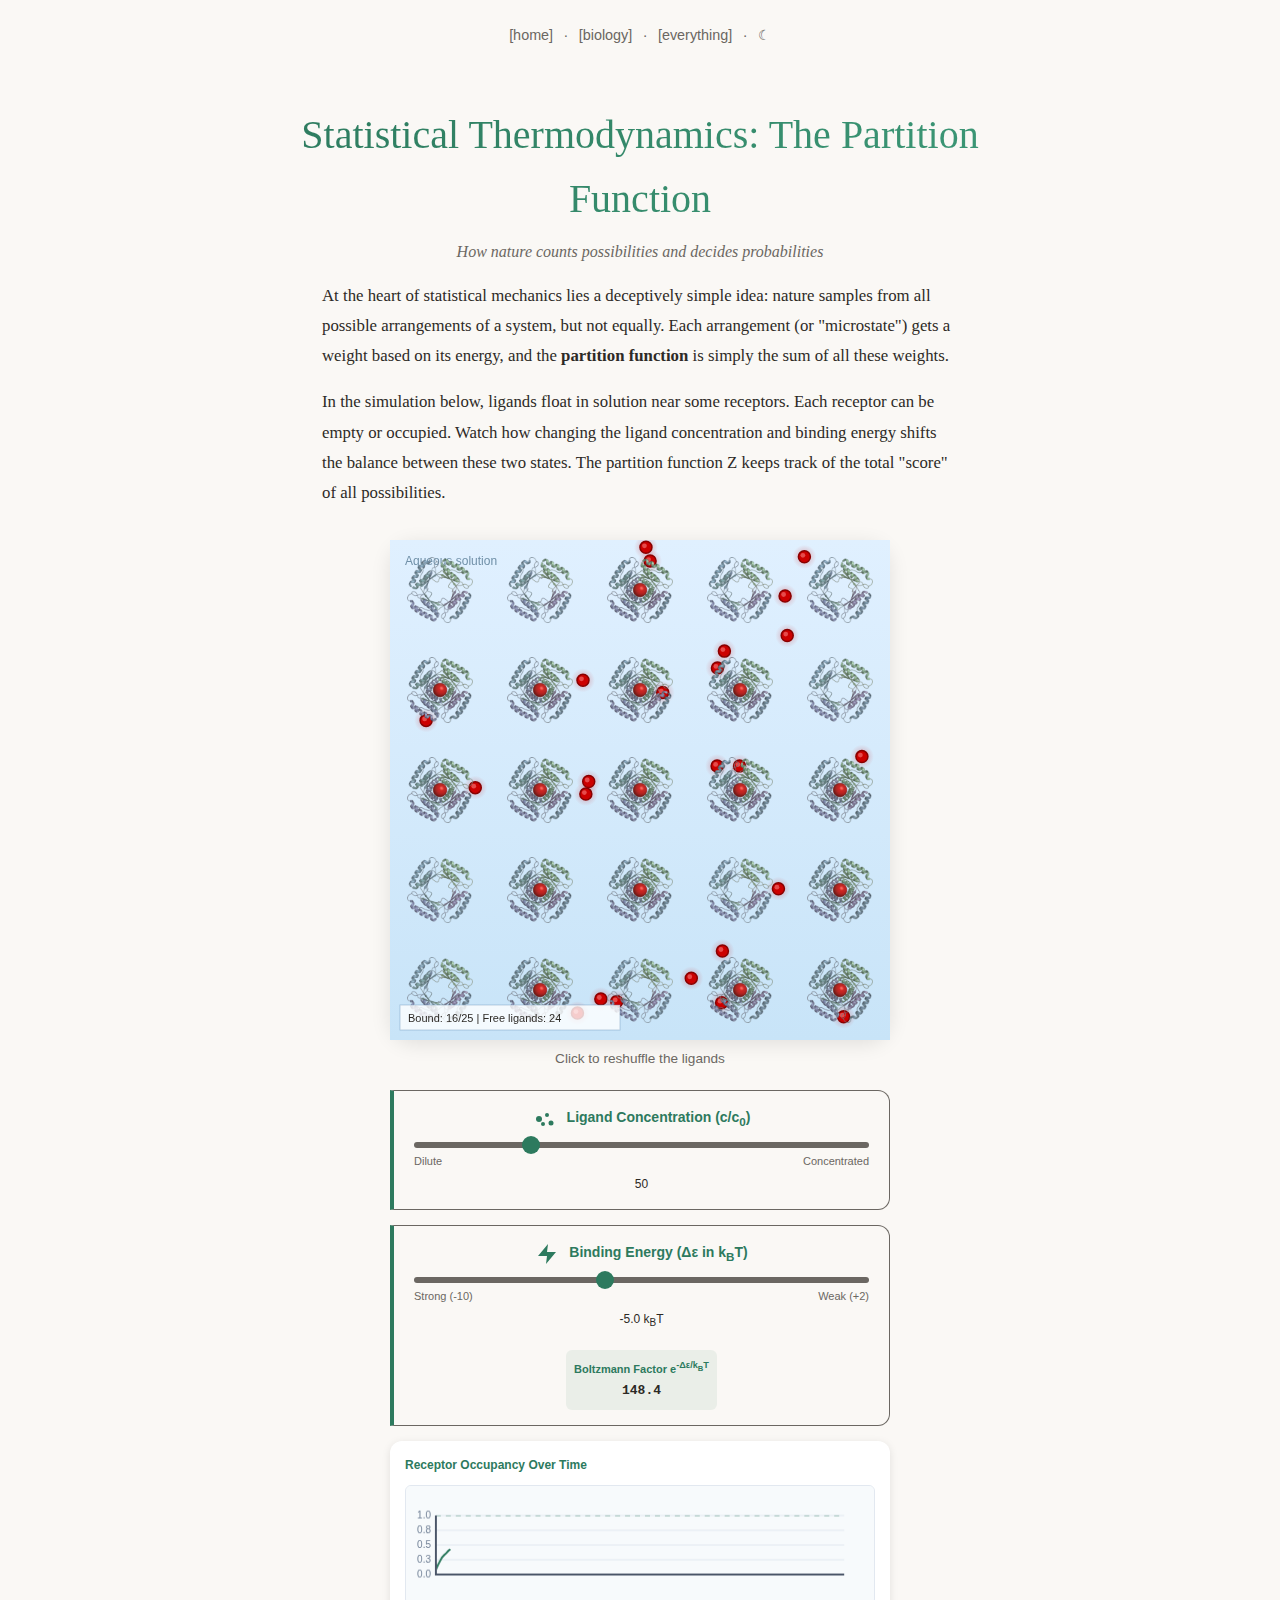
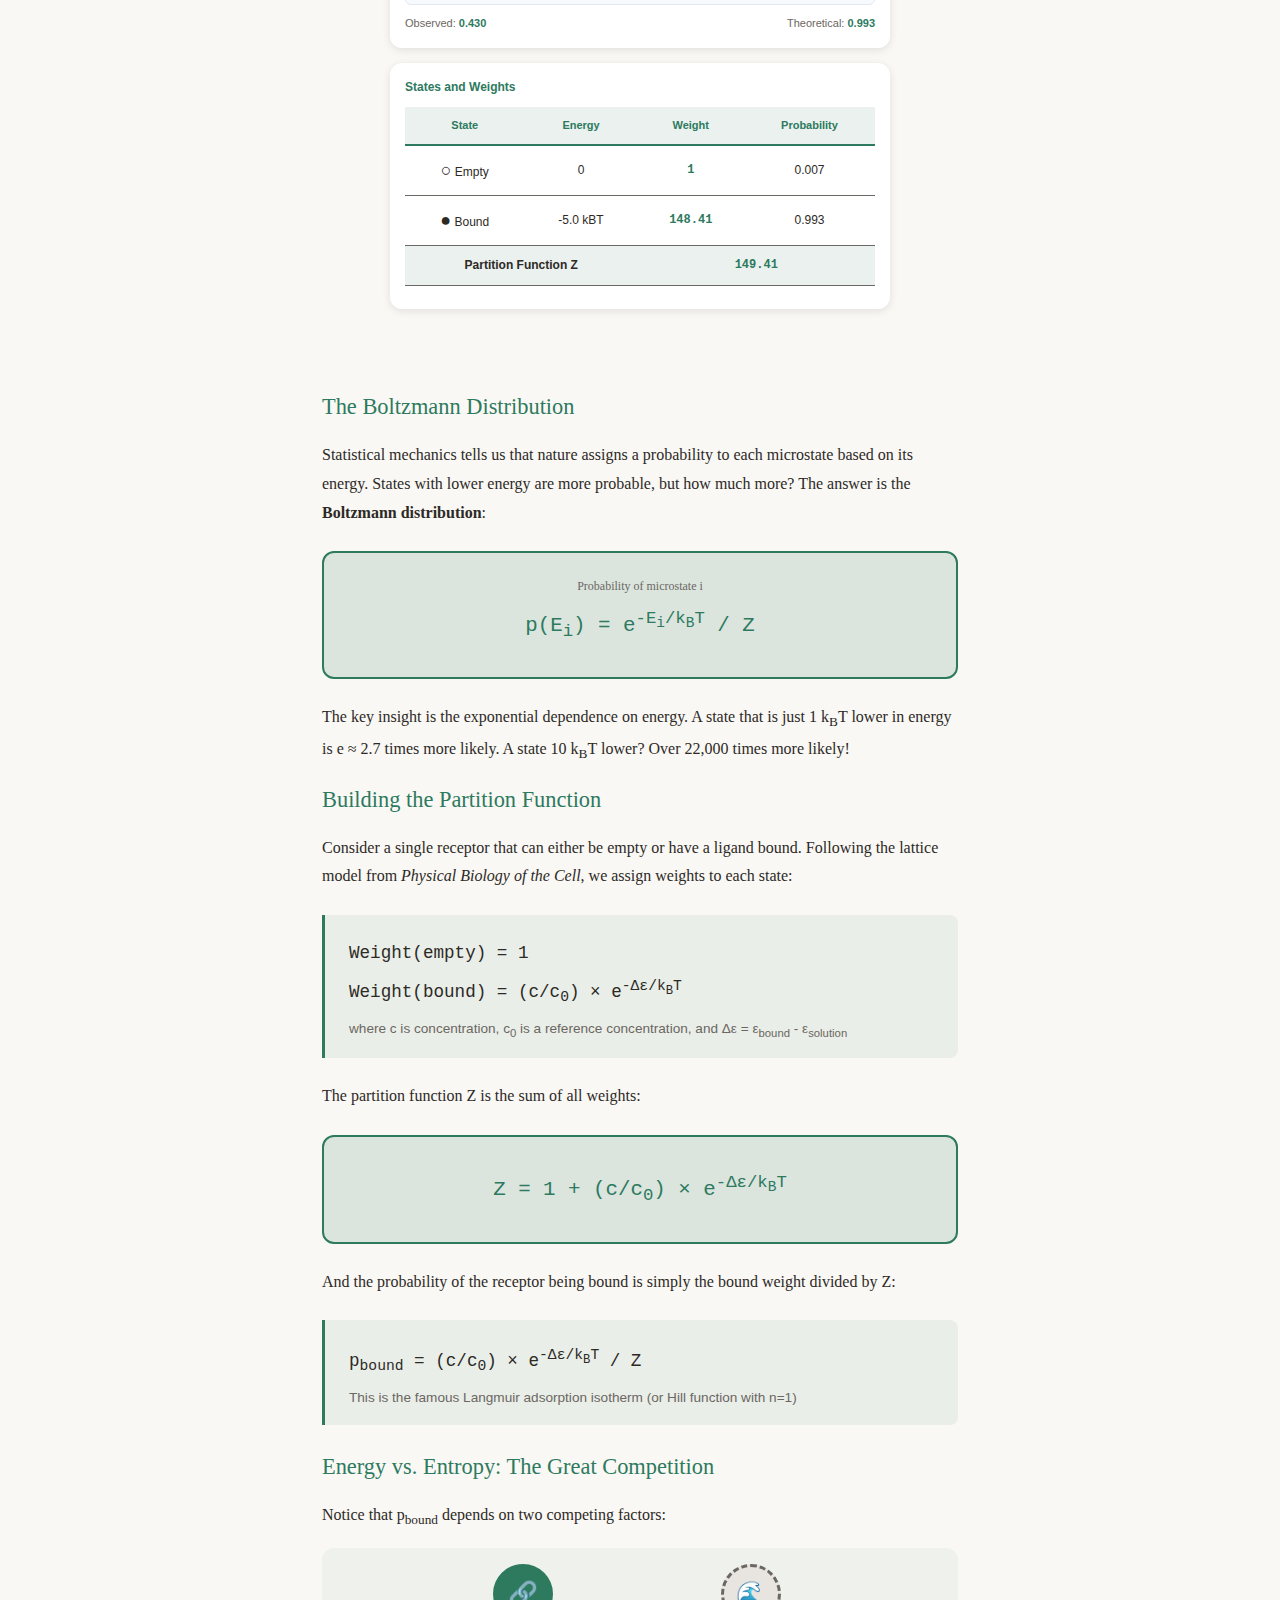
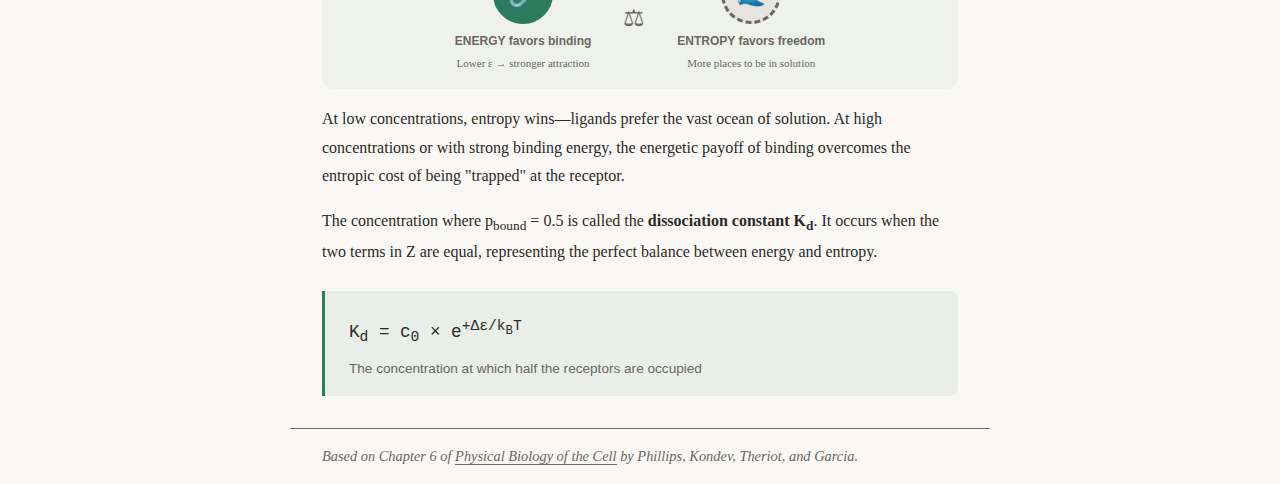
<file: models-thermo.html>
<!DOCTYPE html>
<html lang="en">
<head>
    <meta charset="UTF-8">
    <meta name="viewport" content="width=device-width, initial-scale=1.0">
    <title>The Partition Function - Matt Lubin</title>
    <meta name="description" content="Interactive simulation of the partition function - how statistical mechanics determines probabilities">
    <style>
        /* Root variables for theming - matching biology.html */
        :root {
            --bg-light: #faf8f5;
            --bg-dark: #1a1614;
            --text-light: #2d2a26;
            --text-dark: #e8e4df;
            --text-muted-light: #6b6762;
            --text-muted-dark: #9a9288;
            --biology: #2d7a5e;
            --biology-light: #3d9a78;
        }

        :root {
            --bg: var(--bg-light);
            --text: var(--text-light);
            --text-muted: var(--text-muted-light);
        }

        :root.dark {
            --bg: var(--bg-dark);
            --text: var(--text-dark);
            --text-muted: var(--text-muted-dark);
        }

        * {
            margin: 0;
            padding: 0;
            box-sizing: border-box;
        }

        body {
            font-family: 'Iowan Old Style', 'Palatino Linotype', 'URW Palladio L', P052, serif;
            background-color: var(--bg);
            color: var(--text);
            line-height: 1.6;
            transition: background-color 0.3s ease, color 0.3s ease;
            min-height: 100vh;
            display: flex;
            flex-direction: column;
        }

        .site-header {
            padding: 1.5rem 2rem;
            text-align: center;
        }

        .header-nav {
            font-size: 0.9rem;
            color: var(--text-muted);
            font-family: -apple-system, BlinkMacSystemFont, 'Segoe UI', Roboto, sans-serif;
        }

        .header-nav a {
            color: var(--text-muted);
            text-decoration: none;
            margin: 0 0.4rem;
            transition: color 0.2s ease;
        }

        .header-nav a:hover {
            color: var(--text);
        }

        .theme-toggle {
            background: none;
            border: none;
            color: var(--text-muted);
            cursor: pointer;
            font-size: 0.9rem;
            font-family: -apple-system, BlinkMacSystemFont, 'Segoe UI', Roboto, sans-serif;
            padding: 0;
            margin: 0 0.4rem;
            transition: color 0.2s ease;
        }

        .theme-toggle:hover {
            color: var(--text);
        }

        .page-hero {
            text-align: center;
            padding: 2rem 2rem 1rem;
            max-width: 800px;
            margin: 0 auto;
        }

        .page-title {
            font-size: 2.5rem;
            font-weight: 400;
            margin-bottom: 0.5rem;
            background: linear-gradient(135deg, var(--biology) 0%, var(--biology-light) 100%);
            -webkit-background-clip: text;
            -webkit-text-fill-color: transparent;
            background-clip: text;
        }

        .page-subtitle {
            font-size: 1rem;
            color: var(--text-muted);
            font-weight: 300;
            font-style: italic;
        }

        .intro {
            max-width: 700px;
            margin: 0 auto 2rem;
            padding: 0 2rem;
            font-size: 1.05rem;
            line-height: 1.8;
        }

        .intro p {
            margin-bottom: 1rem;
        }

        .intro a {
            color: var(--biology);
            text-decoration: none;
            border-bottom: 1px solid var(--biology);
            transition: color 0.2s ease;
        }

        :root.dark .intro a {
            color: var(--biology-light);
            border-bottom-color: var(--biology-light);
        }

        .intro a:hover {
            color: var(--biology-light);
        }

        .container {
            text-align: center;
            max-width: 1400px;
            margin: 0 auto;
            padding: 0 1rem 3rem;
        }

        .main-content {
            display: flex;
            flex-direction: column;
            align-items: center;
            gap: 20px;
        }

        .simulation-section {
            display: flex;
            flex-direction: column;
            align-items: center;
        }

        #latticeCanvasContainer {
            display: inline-block;
            cursor: pointer;
            border-radius: 24px;
            box-shadow: 0 4px 20px rgba(0,0,0,0.1);
        }

        .controls-section {
            display: flex;
            flex-direction: column;
            gap: 15px;
            width: 100%;
            max-width: 500px;
        }

        canvas {
            display: block;
        }

        .instructions {
            color: var(--text-muted);
            font-size: 0.85rem;
            margin-top: 8px;
            font-family: -apple-system, BlinkMacSystemFont, 'Segoe UI', Roboto, sans-serif;
        }

        .control-group {
            display: flex;
            flex-direction: column;
            align-items: center;
            gap: 10px;
            padding: 15px 20px;
            background: var(--bg);
            border: 1px solid var(--text-muted);
            border-left: 4px solid var(--biology);
            border-radius: 0 12px 12px 0;
            width: 100%;
            transition: background-color 0.3s ease;
        }

        .control-header {
            display: flex;
            align-items: center;
            gap: 10px;
            font-weight: 600;
            color: var(--biology);
            font-size: 14px;
            font-family: -apple-system, BlinkMacSystemFont, 'Segoe UI', Roboto, sans-serif;
        }

        :root.dark .control-header {
            color: var(--biology-light);
        }

        .icon {
            width: 24px;
            height: 24px;
            display: flex;
            align-items: center;
            justify-content: center;
        }

        .icon svg {
            width: 100%;
            height: 100%;
        }

        .slider-container {
            width: 100%;
            display: flex;
            flex-direction: column;
            gap: 5px;
        }

        .slider {
            width: 100%;
            height: 6px;
            border-radius: 3px;
            outline: none;
            -webkit-appearance: none;
            background: var(--text-muted);
        }

        .slider::-webkit-slider-thumb {
            -webkit-appearance: none;
            appearance: none;
            width: 18px;
            height: 18px;
            border-radius: 50%;
            background: var(--biology);
            cursor: pointer;
            transition: transform 0.2s ease;
        }

        .slider:hover::-webkit-slider-thumb {
            transform: scale(1.3);
        }

        .slider::-moz-range-thumb {
            width: 18px;
            height: 18px;
            border-radius: 50%;
            background: var(--biology);
            cursor: pointer;
            border: none;
            transition: transform 0.2s ease;
        }

        .slider:hover::-moz-range-thumb {
            transform: scale(1.3);
        }

        .slider-labels {
            display: flex;
            justify-content: space-between;
            font-size: 11px;
            color: var(--text-muted);
            font-family: -apple-system, BlinkMacSystemFont, 'Segoe UI', Roboto, sans-serif;
        }

        .value-display {
            font-size: 12px;
            color: var(--text);
            text-align: center;
            font-weight: 500;
            font-family: -apple-system, BlinkMacSystemFont, 'Segoe UI', Roboto, sans-serif;
        }

        .stats-display {
            margin-top: 8px;
            padding: 8px;
            background: rgba(45, 122, 94, 0.08);
            border-radius: 6px;
            font-size: 11px;
            color: var(--text);
            text-align: center;
            font-family: -apple-system, BlinkMacSystemFont, 'Segoe UI', Roboto, sans-serif;
        }

        .stats-label {
            font-weight: 600;
            margin-bottom: 3px;
            color: var(--biology);
        }

        :root.dark .stats-label {
            color: var(--biology-light);
        }

        .stats-value {
            font-family: 'Courier New', monospace;
            font-size: 13px;
            font-weight: 700;
        }

        .graph-container {
            background: white;
            border-radius: 12px;
            padding: 15px;
            box-shadow: 0 2px 8px rgba(0,0,0,0.1);
            width: 100%;
        }

        :root.dark .graph-container {
            background: #2a2520;
        }

        .graph-canvas {
            width: 100%;
            height: auto;
            border: 1px solid #e2e8f0;
            border-radius: 6px;
            background: #f7fafc;
        }

        :root.dark .graph-canvas {
            border-color: #4a4540;
            background: #1a1614;
        }

        .graph-title {
            font-size: 12px;
            font-weight: 600;
            color: var(--biology);
            margin-bottom: 10px;
            display: flex;
            align-items: center;
            gap: 8px;
            font-family: -apple-system, BlinkMacSystemFont, 'Segoe UI', Roboto, sans-serif;
        }

        :root.dark .graph-title {
            color: var(--biology-light);
        }

        /* States and Weights Table */
        .states-table {
            width: 100%;
            margin: 0.5rem 0;
            border-collapse: collapse;
            font-family: -apple-system, BlinkMacSystemFont, 'Segoe UI', Roboto, sans-serif;
        }

        .states-table th {
            background: rgba(45, 122, 94, 0.1);
            padding: 10px 8px;
            text-align: center;
            font-size: 11px;
            font-weight: 600;
            color: var(--biology);
            border-bottom: 2px solid var(--biology);
        }

        :root.dark .states-table th {
            color: var(--biology-light);
            border-bottom-color: var(--biology-light);
        }

        .states-table td {
            padding: 10px 8px;
            text-align: center;
            border-bottom: 1px solid var(--text-muted);
            font-size: 12px;
        }

        .states-table .state-icon {
            font-size: 18px;
        }

        .states-table .weight-value {
            font-family: 'Courier New', monospace;
            font-weight: 700;
            color: var(--biology);
        }

        :root.dark .states-table .weight-value {
            color: var(--biology-light);
        }

        .math-section {
            max-width: 700px;
            margin: 2rem auto;
            padding: 0 2rem;
        }

        .math-section h2 {
            font-size: 1.4rem;
            font-weight: 400;
            color: var(--biology);
            margin-bottom: 1rem;
        }

        :root.dark .math-section h2 {
            color: var(--biology-light);
        }

        .math-section p {
            font-size: 1rem;
            line-height: 1.8;
            margin-bottom: 1rem;
        }

        .math-box {
            background: rgba(45, 122, 94, 0.08);
            border-left: 3px solid var(--biology);
            padding: 1rem 1.5rem;
            margin: 1.5rem 0;
            border-radius: 0 8px 8px 0;
            font-family: 'Courier New', monospace;
            overflow-x: auto;
        }

        .math-box .equation {
            font-size: 1.1rem;
            margin: 0.5rem 0;
            color: var(--text);
        }

        .math-box .label {
            font-size: 0.85rem;
            color: var(--text-muted);
            font-family: -apple-system, BlinkMacSystemFont, 'Segoe UI', Roboto, sans-serif;
            margin-top: 0.5rem;
        }

        .highlight-box {
            background: rgba(45, 122, 94, 0.15);
            border: 2px solid var(--biology);
            border-radius: 12px;
            padding: 1.5rem;
            margin: 1.5rem 0;
            text-align: center;
        }

        .highlight-box .big-equation {
            font-family: 'Courier New', monospace;
            font-size: 1.3rem;
            color: var(--biology);
            margin: 0.5rem 0;
        }

        :root.dark .highlight-box .big-equation {
            color: var(--biology-light);
        }

        .credit {
            max-width: 700px;
            margin: 2rem auto 0;
            padding: 1rem 2rem;
            font-size: 0.9rem;
            color: var(--text-muted);
            font-style: italic;
            border-top: 1px solid var(--text-muted);
        }

        .credit a {
            color: var(--text-muted);
            text-decoration: none;
            border-bottom: 1px solid var(--text-muted);
        }

        .credit a:hover {
            color: var(--text);
        }

        /* Receptor visualization */
        .receptor-display {
            display: flex;
            align-items: center;
            justify-content: center;
            gap: 2rem;
            margin: 1rem 0;
            padding: 1rem;
            background: rgba(45, 122, 94, 0.05);
            border-radius: 12px;
        }

        .receptor-state {
            text-align: center;
        }

        .receptor-visual {
            width: 60px;
            height: 60px;
            border-radius: 50%;
            display: flex;
            align-items: center;
            justify-content: center;
            margin: 0 auto 8px;
            font-size: 24px;
            transition: all 0.3s ease;
        }

        .receptor-empty {
            background: #e8e4df;
            border: 3px dashed var(--text-muted);
        }

        :root.dark .receptor-empty {
            background: #2a2520;
        }

        .receptor-bound {
            background: var(--biology);
            border: 3px solid var(--biology);
        }

        .receptor-label {
            font-size: 12px;
            font-weight: 600;
            color: var(--text-muted);
            font-family: -apple-system, BlinkMacSystemFont, 'Segoe UI', Roboto, sans-serif;
        }

        @media (max-width: 768px) {
            .page-title {
                font-size: 2rem;
            }

            .intro {
                font-size: 1rem;
            }

            .receptor-display {
                flex-direction: column;
                gap: 1rem;
            }
        }
    </style>
</head>
<body>
    <header class="site-header">
        <nav class="header-nav">
            <a href="/index.html">[home]</a> ·
            <a href="/biology.html">[biology]</a> ·
            <a href="/everything.html">[everything]</a> ·
            <button type="button" class="theme-toggle" id="themeToggle" aria-label="Toggle theme">
                <span id="themeIcon">&#9790;</span>
            </button>
        </nav>
    </header>

    <main>
        <div class="page-hero">
            <h1 class="page-title">Statistical Thermodynamics: The Partition Function</h1>
            <p class="page-subtitle">How nature counts possibilities and decides probabilities</p>
        </div>

        <div class="intro">
            <p>At the heart of statistical mechanics lies a deceptively simple idea: nature samples from all possible arrangements of a system, but not equally. Each arrangement (or "microstate") gets a weight based on its energy, and the <strong>partition function</strong> is simply the sum of all these weights.</p>
            <p>In the simulation below, ligands float in solution near some receptors. Each receptor can be empty or occupied. Watch how changing the ligand concentration and binding energy shifts the balance between these two states. The partition function Z keeps track of the total "score" of all possibilities.</p>
        </div>

        <div class="container">
            <div class="main-content">
                <div class="simulation-section">
                    <div id="latticeCanvasContainer"></div>
                    <div class="instructions">Click to reshuffle the ligands</div>
                </div>

                <div class="controls-section">
                    <!-- Concentration Control -->
                    <div class="control-group">
                        <div class="control-header">
                            <div class="icon">
                                <svg viewBox="0 0 24 24" fill="var(--biology)">
                                    <circle cx="6" cy="12" r="3"/>
                                    <circle cx="14" cy="8" r="2"/>
                                    <circle cx="18" cy="16" r="2.5"/>
                                    <circle cx="10" cy="17" r="2"/>
                                </svg>
                            </div>
                            <span>Ligand Concentration (c/c<sub>0</sub>)</span>
                        </div>
                        <div class="slider-container">
                            <input type="range" min="1" max="200" value="50" class="slider" id="concSlider" aria-label="Concentration control">
                            <div class="slider-labels">
                                <span>Dilute</span>
                                <span>Concentrated</span>
                            </div>
                            <div class="value-display" id="concValue">50</div>
                        </div>
                    </div>

                    <!-- Binding Energy Control -->
                    <div class="control-group">
                        <div class="control-header">
                            <div class="icon">
                                <svg viewBox="0 0 24 24" fill="var(--biology)">
                                    <path d="M13 2L3 14h9l-1 8 10-12h-9l1-8z"/>
                                </svg>
                            </div>
                            <span>Binding Energy (&#916;&#949; in k<sub>B</sub>T)</span>
                        </div>
                        <div class="slider-container">
                            <input type="range" min="-10" max="2" value="-5" step="0.5" class="slider" id="energySlider" aria-label="Binding energy control">
                            <div class="slider-labels">
                                <span>Strong (-10)</span>
                                <span>Weak (+2)</span>
                            </div>
                            <div class="value-display" id="energyValue">-5.0 k<sub>B</sub>T</div>
                        </div>
                        <div class="stats-display">
                            <div class="stats-label">Boltzmann Factor e<sup>-&#916;&#949;/k<sub>B</sub>T</sup></div>
                            <div class="stats-value" id="boltzmannFactor">148.4</div>
                        </div>
                    </div>

                    <!-- Real-time Statistics -->
                    <div class="graph-container">
                        <div class="graph-title">
                            <span>Receptor Occupancy Over Time</span>
                        </div>
                        <canvas id="occupancyGraph" class="graph-canvas"></canvas>
                        <div style="display: flex; justify-content: space-between; margin-top: 10px; font-size: 11px; font-family: -apple-system, sans-serif;">
                            <span style="color: var(--text-muted);">Observed: <strong id="observedOccupancy" style="color: var(--biology);">0.00</strong></span>
                            <span style="color: var(--text-muted);">Theoretical: <strong id="theoreticalOccupancy" style="color: var(--biology);">0.00</strong></span>
                        </div>
                    </div>

                    <!-- States and Weights Display -->
                    <div class="graph-container">
                        <div class="graph-title">
                            <span>States and Weights</span>
                        </div>
                        <table class="states-table">
                            <thead>
                                <tr>
                                    <th>State</th>
                                    <th>Energy</th>
                                    <th>Weight</th>
                                    <th>Probability</th>
                                </tr>
                            </thead>
                            <tbody>
                                <tr>
                                    <td><span class="state-icon">&#9675;</span> Empty</td>
                                    <td>0</td>
                                    <td class="weight-value">1</td>
                                    <td id="probEmpty">0.00</td>
                                </tr>
                                <tr>
                                    <td><span class="state-icon">&#9679;</span> Bound</td>
                                    <td id="boundEnergy">&#916;&#949;</td>
                                    <td class="weight-value" id="boundWeight">1</td>
                                    <td id="probBound">0.00</td>
                                </tr>
                                <tr style="background: rgba(45, 122, 94, 0.1); font-weight: 600;">
                                    <td colspan="2">Partition Function Z</td>
                                    <td class="weight-value" id="partitionZ" colspan="2">2</td>
                                </tr>
                            </tbody>
                        </table>
                    </div>
                </div>
            </div>
        </div>

        <div class="math-section">
            <h2>The Boltzmann Distribution</h2>
            <p>Statistical mechanics tells us that nature assigns a probability to each microstate based on its energy. States with lower energy are more probable, but how much more? The answer is the <strong>Boltzmann distribution</strong>:</p>

            <div class="highlight-box">
                <div style="font-size: 12px; color: var(--text-muted); margin-bottom: 8px;">Probability of microstate i</div>
                <div class="big-equation">p(E<sub>i</sub>) = e<sup>-E<sub>i</sub>/k<sub>B</sub>T</sup> / Z</div>
            </div>

            <p>The key insight is the exponential dependence on energy. A state that is just 1 k<sub>B</sub>T lower in energy is e &#8776; 2.7 times more likely. A state 10 k<sub>B</sub>T lower? Over 22,000 times more likely!</p>

            <h2>Building the Partition Function</h2>
            <p>Consider a single receptor that can either be empty or have a ligand bound. Following the lattice model from <em>Physical Biology of the Cell</em>, we assign weights to each state:</p>

            <div class="math-box">
                <div class="equation">Weight(empty) = 1</div>
                <div class="equation">Weight(bound) = (c/c<sub>0</sub>) &#215; e<sup>-&#916;&#949;/k<sub>B</sub>T</sup></div>
                <div class="label">where c is concentration, c<sub>0</sub> is a reference concentration, and &#916;&#949; = &#949;<sub>bound</sub> - &#949;<sub>solution</sub></div>
            </div>

            <p>The partition function Z is the sum of all weights:</p>

            <div class="highlight-box">
                <div class="big-equation">Z = 1 + (c/c<sub>0</sub>) &#215; e<sup>-&#916;&#949;/k<sub>B</sub>T</sup></div>
            </div>

            <p>And the probability of the receptor being bound is simply the bound weight divided by Z:</p>

            <div class="math-box">
                <div class="equation">p<sub>bound</sub> = (c/c<sub>0</sub>) &#215; e<sup>-&#916;&#949;/k<sub>B</sub>T</sup> / Z</div>
                <div class="label">This is the famous Langmuir adsorption isotherm (or Hill function with n=1)</div>
            </div>

            <h2>Energy vs. Entropy: The Great Competition</h2>
            <p>Notice that p<sub>bound</sub> depends on two competing factors:</p>

            <div class="receptor-display">
                <div class="receptor-state">
                    <div class="receptor-visual receptor-bound">&#128279;</div>
                    <div class="receptor-label">ENERGY favors binding</div>
                    <div style="font-size: 11px; color: var(--text-muted); margin-top: 4px;">Lower &#949; &#8594; stronger attraction</div>
                </div>
                <div style="font-size: 24px; color: var(--text-muted);">&#9878;</div>
                <div class="receptor-state">
                    <div class="receptor-visual receptor-empty">&#127754;</div>
                    <div class="receptor-label">ENTROPY favors freedom</div>
                    <div style="font-size: 11px; color: var(--text-muted); margin-top: 4px;">More places to be in solution</div>
                </div>
            </div>

            <p>At low concentrations, entropy wins&#8212;ligands prefer the vast ocean of solution. At high concentrations or with strong binding energy, the energetic payoff of binding overcomes the entropic cost of being "trapped" at the receptor.</p>

            <p>The concentration where p<sub>bound</sub> = 0.5 is called the <strong>dissociation constant K<sub>d</sub></strong>. It occurs when the two terms in Z are equal, representing the perfect balance between energy and entropy.</p>

            <div class="math-box">
                <div class="equation">K<sub>d</sub> = c<sub>0</sub> &#215; e<sup>+&#916;&#949;/k<sub>B</sub>T</sup></div>
                <div class="label">The concentration at which half the receptors are occupied</div>
            </div>
        </div>

        <div class="credit">
            Based on Chapter 6 of <a href="http://www.rpdata.caltech.edu/courses/PBoC_GIST_2016/files_2016/articles/Physical%20Biology%20of%20the%20Cell%20chapter%206.pdf">Physical Biology of the Cell</a> by Phillips, Kondev, Theriot, and Garcia.
        </div>
    </main>

    <script type="module">
        // ========== HELPERS ==========
        const randomBetween = (min, max) => Math.random() * (max - min) + min;

        const generateCanvas = ({ width, height, attachNode }) => {
            const element = document.createElement("canvas");
            const context = element.getContext("2d");

            element.style.width = width + "px";
            element.style.height = height + "px";

            const scale = window.devicePixelRatio;
            element.width = Math.floor(width * scale);
            element.height = Math.floor(height * scale);
            context.scale(scale, scale);

            document.querySelector(attachNode).appendChild(element);

            return [context, element];
        };

        // Squircle path for rounded corners
        const make24pxCornerRadiusSquirclePath = (width, height) => `m 0 38.4
c 0 -13.4413 0 -20.1619 2.6158 -25.2958
c 2.301 -4.5159 5.9725 -8.1874 10.4884 -10.4884
c 5.1339 -2.6158 11.8545 -2.6158 25.2958 -2.6158
h ${width - 76.8}
c 13.441 0 20.162 0 25.296 2.6158
c 4.516 2.301 8.187 5.9725 10.488 10.4884
c 2.616 5.1339 2.616 11.8545 2.616 25.2958
v ${height - 76.8}
c 0 13.4413 0 20.1619 -2.616 25.2958
c -2.301 4.5159 -5.972 8.1874 -10.488 10.4884
c -5.134 2.6158 -11.855 2.6158 -25.296 2.6158
h ${-width + 76.8}
c -13.4413 0 -20.1619 0 -25.2958 -2.6158
c -4.5159 -2.301 -8.1874 -5.9725 -10.4884 -10.4884
c -2.6158 -5.1339 -2.6158 -11.8545 -2.6158 -25.2958
v ${-height + 76.8}
z`;

        // ========== SIMULATION SETUP ==========
        const width = Math.min(500, window.innerWidth - 40);
        const height = width;
        const [CTX, canvasEl] = generateCanvas({
            width,
            height,
            attachNode: "#latticeCanvasContainer",
        });

        const cornerRadiusPath = make24pxCornerRadiusSquirclePath(width, height);
        canvasEl.style.clipPath = `path('${cornerRadiusPath}')`;

        // ========== STATE ==========
        let concentration = 50;  // c/c0 ratio
        let bindingEnergy = -5;  // in kBT units
        let ligands = [];
        let occupancyHistory = [];
        const maxHistoryPoints = 200;

        // Protein configuration
        const numProteins = 25;  // 5x5 grid
        const proteins = [];
        const proteinSize = 36;  // Display size for proteins (half-width/height)
        const bindingPocketRadius = 14;  // Size of binding pocket (center of protein)

        // Load protein images
        const proteinBoundImg = new Image();
        const proteinUnboundImg = new Image();
        let imagesLoaded = 0;
        let imgAspectRatio = 1;  // Will be calculated once image loads
        proteinBoundImg.src = 'thermo-model/protein-bound.png';
        proteinUnboundImg.src = 'thermo-model/protein-unbound.png';
        proteinBoundImg.onload = () => {
            imagesLoaded++;
            // Calculate aspect ratio from the actual image
            imgAspectRatio = proteinBoundImg.naturalWidth / proteinBoundImg.naturalHeight;
        };
        proteinUnboundImg.onload = () => imagesLoaded++;

        // Initialize proteins in a 5x5 grid
        const initProteins = () => {
            proteins.length = 0;
            const gridSize = 5;
            const margin = 50;  // Margin from edges
            const spacingX = (width - 2 * margin) / (gridSize - 1);
            const spacingY = (height - 2 * margin) / (gridSize - 1);

            for (let row = 0; row < gridSize; row++) {
                for (let col = 0; col < gridSize; col++) {
                    const x = margin + col * spacingX;
                    const y = margin + row * spacingY;

                    proteins.push({
                        x,
                        y,
                        angle: 0,  // No rotation needed for grid layout
                        bound: false,
                        boundLigandIndex: -1,
                        size: proteinSize
                    });
                }
            }
        };

        // Initialize ligands
        const initLigands = () => {
            ligands = [];
            const numLigands = Math.floor(concentration * 0.8);
            const margin = 20;  // Small margin from edges
            for (let i = 0; i < numLigands; i++) {
                ligands.push({
                    x: randomBetween(margin, width - margin),
                    y: randomBetween(margin, height - margin),
                    vx: randomBetween(-1.5, 1.5),
                    vy: randomBetween(-1.5, 1.5),
                    radius: 6,
                    boundToProtein: -1  // Index of protein this ligand is bound to, -1 if free
                });
            }
        };

        initProteins();
        initLigands();

        // ========== PHYSICS ==========
        // Reference concentration c₀ - the concentration at which entropic and energetic
        // terms balance when Δε = 0. Set to slider midpoint for intuitive behavior.
        const c0_physics = 50;

        // Calculate theoretical equilibrium occupancy from the partition function
        // p_bound = (c/c₀)e^(-Δε/kBT) / Z, where Z = 1 + (c/c₀)e^(-Δε/kBT)
        const calculateProbability = () => {
            const boltzmannFactor = Math.exp(-bindingEnergy); // e^(-Δε/kBT)
            const weight = (concentration / c0_physics) * boltzmannFactor;
            const Z = 1 + weight;
            return weight / Z;
        };

        // Get the position of a protein's binding pocket (center of the protein image)
        const getBindingPocketPosition = (protein) => {
            // The binding pocket is at the center of the protein
            return {
                x: protein.x,
                y: protein.y
            };
        };

        // Check if a ligand is touching a protein's binding pocket
        const isLigandTouchingPocket = (ligand, protein) => {
            const pocket = getBindingPocketPosition(protein);
            const dx = ligand.x - pocket.x;
            const dy = ligand.y - pocket.y;
            const distance = Math.sqrt(dx * dx + dy * dy);
            return distance < (ligand.radius + bindingPocketRadius + 2);
        };

        const updateLigands = () => {
            ligands.forEach((ligand, ligandIndex) => {
                // If ligand is bound, keep it at the binding pocket
                if (ligand.boundToProtein >= 0) {
                    const protein = proteins[ligand.boundToProtein];
                    const pocket = getBindingPocketPosition(protein);
                    ligand.x = pocket.x;
                    ligand.y = pocket.y;
                    ligand.vx = 0;
                    ligand.vy = 0;
                    return;
                }

                // Update position
                ligand.x += ligand.vx;
                ligand.y += ligand.vy;

                // Bounce off walls
                if (ligand.x < ligand.radius || ligand.x > width - ligand.radius) {
                    ligand.vx *= -1;
                    ligand.x = Math.max(ligand.radius, Math.min(width - ligand.radius, ligand.x));
                }
                if (ligand.y < ligand.radius || ligand.y > height - ligand.radius) {
                    ligand.vy *= -1;
                    ligand.y = Math.max(ligand.radius, Math.min(height - ligand.radius, ligand.y));
                }

                // Add small random perturbation (Brownian motion)
                ligand.vx += randomBetween(-0.1, 0.1);
                ligand.vy += randomBetween(-0.1, 0.1);

                // Damping to keep velocities reasonable
                ligand.vx *= 0.99;
                ligand.vy *= 0.99;
            });
        };

        // Check for binding/unbinding using Glauber dynamics (Monte Carlo)
        //
        // From statistical mechanics (Physical Biology of the Cell, Ch. 6):
        // At equilibrium: p_bound = K / (1 + K), where K = (c/c₀) × e^(-Δε/kBT)
        //
        // We use Glauber dynamics: each receptor has a probability to flip its state
        // that satisfies detailed balance. This guarantees convergence to the correct
        // equilibrium distribution regardless of collision geometry.
        //
        // For a two-state system, the transition rates are:
        //   P(unbound → bound) = K / (1 + K) × flip_rate
        //   P(bound → unbound) = 1 / (1 + K) × flip_rate
        //
        // This ensures detailed balance: the ratio of forward/backward rates equals K.

        let lastBindingCheck = 0;
        const bindingCheckInterval = 100; // ms
        const flipAttemptRate = 0.12; // Base rate for attempting state changes

        const checkBinding = (currentTime) => {
            if (currentTime - lastBindingCheck > bindingCheckInterval) {
                lastBindingCheck = currentTime;

                // Calculate the equilibrium constant K = (c/c₀) × e^(-Δε/kBT)
                const boltzmannFactor = Math.exp(-bindingEnergy); // e^(-Δε/kBT)
                const concRatio = concentration / c0_physics; // c/c₀
                const K_eq = concRatio * boltzmannFactor;

                // Equilibrium probability of being bound: p_bound = K / (1 + K)
                const p_eq_bound = K_eq / (1 + K_eq);

                // Check each protein using Glauber dynamics
                proteins.forEach((protein, proteinIndex) => {
                    // Only attempt a flip with some probability (controls dynamics speed)
                    if (Math.random() > flipAttemptRate) return;

                    if (protein.bound) {
                        // Bound state: probability to unbind = (1 - p_eq) = 1/(1+K)
                        // We flip to unbound with probability proportional to unbound equilibrium weight
                        const unbindProb = 1 / (1 + K_eq);
                        if (Math.random() < unbindProb) {
                            // Unbind
                            const ligandIndex = protein.boundLigandIndex;
                            if (ligandIndex >= 0 && ligands[ligandIndex]) {
                                ligands[ligandIndex].boundToProtein = -1;
                                // Give the ligand a kick away from the pocket
                                ligands[ligandIndex].vx = randomBetween(-2, 2);
                                ligands[ligandIndex].vy = randomBetween(-2, 2);
                            }
                            protein.bound = false;
                            protein.boundLigandIndex = -1;
                        }
                    } else {
                        // Unbound state: probability to bind = p_eq = K/(1+K)
                        // We flip to bound with probability proportional to bound equilibrium weight
                        const bindProb = K_eq / (1 + K_eq);
                        if (Math.random() < bindProb) {
                            // Find a free ligand to bind (visual effect only)
                            const freeLigand = ligands.find(l => l.boundToProtein < 0);
                            if (freeLigand) {
                                protein.bound = true;
                                protein.boundLigandIndex = ligands.indexOf(freeLigand);
                                freeLigand.boundToProtein = proteinIndex;
                            }
                        }
                    }
                });

                // Record occupancy history (fraction of bound proteins)
                const boundCount = proteins.filter(p => p.bound).length;
                occupancyHistory.push(boundCount / numProteins);
                if (occupancyHistory.length > maxHistoryPoints) {
                    occupancyHistory.shift();
                }
            }
        };

        // ========== DRAWING ==========
        const isDark = () => document.documentElement.classList.contains('dark');

        const drawBackground = () => {
            // Light blue aqueous solution background
            const gradient = CTX.createLinearGradient(0, 0, 0, height);
            if (isDark()) {
                gradient.addColorStop(0, '#1a2530');
                gradient.addColorStop(1, '#0f1520');
            } else {
                gradient.addColorStop(0, '#e0f0ff');
                gradient.addColorStop(1, '#c8e4f8');
            }
            CTX.fillStyle = gradient;
            CTX.fillRect(0, 0, width, height);

            // Draw "solution" label
            CTX.fillStyle = isDark() ? '#4a5560' : '#7090a8';
            CTX.font = '12px -apple-system, BlinkMacSystemFont, sans-serif';
            CTX.textAlign = 'left';
            CTX.fillText('Aqueous solution', 15, 25);
        };

        // Draw a protein using the loaded images
        const drawProtein = (protein) => {
            // Don't draw if images aren't loaded yet
            if (imagesLoaded < 2) return;

            CTX.save();
            CTX.translate(protein.x, protein.y);
            CTX.rotate(protein.angle);

            const size = protein.size;
            const img = protein.bound ? proteinBoundImg : proteinUnboundImg;

            // Draw the protein image with correct aspect ratio
            // The image is wider than tall, so adjust dimensions accordingly
            const drawWidth = size * 2 * imgAspectRatio;
            const drawHeight = size * 2;
            CTX.drawImage(img, -drawWidth / 2, -drawHeight / 2, drawWidth, drawHeight);

            CTX.restore();
        };

        // Draw all proteins
        const drawProteins = () => {
            proteins.forEach(protein => {
                drawProtein(protein);
            });
        };

        const drawLigands = () => {
            CTX.save();

            ligands.forEach(ligand => {
                // Skip bound ligands - they're shown in the protein image
                if (ligand.boundToProtein >= 0) return;

                // Dark red colors (like oxygen/heme)
                const ligandColor = '#cc0000';  // Red matching the protein image
                const ligandDark = '#880000';   // Darker red for stroke
                const ligandGlow = 'rgba(200, 0, 0, 0.3)';

                // Ligand glow
                const gradient = CTX.createRadialGradient(
                    ligand.x, ligand.y, 0,
                    ligand.x, ligand.y, ligand.radius * 2
                );
                gradient.addColorStop(0, ligandGlow);
                gradient.addColorStop(1, 'rgba(200, 0, 0, 0)');
                CTX.fillStyle = gradient;
                CTX.beginPath();
                CTX.arc(ligand.x, ligand.y, ligand.radius * 2, 0, Math.PI * 2);
                CTX.fill();

                // Ligand body
                CTX.beginPath();
                CTX.arc(ligand.x, ligand.y, ligand.radius, 0, Math.PI * 2);
                CTX.fillStyle = ligandColor;
                CTX.fill();
                CTX.strokeStyle = ligandDark;
                CTX.lineWidth = 1.5;
                CTX.stroke();

                // Small highlight for 3D effect
                CTX.beginPath();
                CTX.arc(ligand.x - 1.5, ligand.y - 1.5, ligand.radius * 0.4, 0, Math.PI * 2);
                CTX.fillStyle = 'rgba(255, 150, 150, 0.5)';
                CTX.fill();
            });

            CTX.restore();
        };

        const drawStats = () => {
            CTX.save();

            // Stats box
            const boxX = 10;
            const boxY = height - 35;
            const boundCount = proteins.filter(p => p.bound).length;
            const freeLigands = ligands.filter(l => l.boundToProtein < 0).length;

            CTX.fillStyle = isDark() ? 'rgba(0,0,0,0.5)' : 'rgba(255,255,255,0.8)';
            CTX.fillRect(boxX, boxY, 220, 25);
            CTX.strokeStyle = 'rgba(100, 140, 180, 0.4)';
            CTX.strokeRect(boxX, boxY, 220, 25);

            CTX.fillStyle = isDark() ? '#e8e4df' : '#2d2a26';
            CTX.font = '11px -apple-system, BlinkMacSystemFont, sans-serif';
            CTX.textAlign = 'left';
            CTX.fillText(`Bound: ${boundCount}/${numProteins} | Free ligands: ${freeLigands}`, boxX + 8, boxY + 17);

            CTX.restore();
        };

        // ========== GRAPH DRAWING ==========
        const graphCanvas = document.getElementById('occupancyGraph');
        const graphCtx = graphCanvas.getContext('2d');
        const graphWidth = Math.min(470, window.innerWidth - 70);
        const graphHeight = 120;
        const graphScale = window.devicePixelRatio;

        graphCanvas.style.width = graphWidth + 'px';
        graphCanvas.style.height = graphHeight + 'px';
        graphCanvas.width = Math.floor(graphWidth * graphScale);
        graphCanvas.height = Math.floor(graphHeight * graphScale);
        graphCtx.scale(graphScale, graphScale);

        const drawOccupancyGraph = () => {
            const padding = 30;
            const gWidth = graphWidth - padding * 2;
            const gHeight = graphHeight - padding * 2;

            // Clear
            graphCtx.fillStyle = isDark() ? '#1a1614' : '#f7fafc';
            graphCtx.fillRect(0, 0, graphWidth, graphHeight);

            // Grid lines
            graphCtx.strokeStyle = isDark() ? '#3a3530' : '#e2e8f0';
            graphCtx.lineWidth = 1;
            for (let i = 0; i <= 4; i++) {
                const y = padding + (gHeight / 4) * i;
                graphCtx.beginPath();
                graphCtx.moveTo(padding, y);
                graphCtx.lineTo(graphWidth - padding, y);
                graphCtx.stroke();

                // Y labels
                const value = 1 - (i / 4);
                graphCtx.fillStyle = isDark() ? '#9a9288' : '#718096';
                graphCtx.font = '10px sans-serif';
                graphCtx.textAlign = 'right';
                graphCtx.fillText(value.toFixed(1), padding - 5, y + 3);
            }

            // Theoretical line
            const prob = calculateProbability();
            const theorY = padding + gHeight * (1 - prob);
            graphCtx.strokeStyle = 'rgba(45, 122, 94, 0.4)';
            graphCtx.setLineDash([5, 5]);
            graphCtx.beginPath();
            graphCtx.moveTo(padding, theorY);
            graphCtx.lineTo(graphWidth - padding, theorY);
            graphCtx.stroke();
            graphCtx.setLineDash([]);

            // Data line (rolling average)
            if (occupancyHistory.length > 1) {
                // Calculate rolling average
                const windowSize = 10;
                const smoothed = [];
                for (let i = 0; i < occupancyHistory.length; i++) {
                    const start = Math.max(0, i - windowSize + 1);
                    const window = occupancyHistory.slice(start, i + 1);
                    const avg = window.reduce((a, b) => a + b, 0) / window.length;
                    smoothed.push(avg);
                }

                graphCtx.strokeStyle = '#2d7a5e';
                graphCtx.lineWidth = 2;
                graphCtx.beginPath();

                smoothed.forEach((value, index) => {
                    const x = padding + (index / (maxHistoryPoints - 1)) * gWidth;
                    const y = padding + gHeight * (1 - value);
                    if (index === 0) {
                        graphCtx.moveTo(x, y);
                    } else {
                        graphCtx.lineTo(x, y);
                    }
                });
                graphCtx.stroke();
            }

            // Axes
            graphCtx.strokeStyle = isDark() ? '#6a6560' : '#4a5568';
            graphCtx.lineWidth = 2;
            graphCtx.beginPath();
            graphCtx.moveTo(padding, padding);
            graphCtx.lineTo(padding, graphHeight - padding);
            graphCtx.lineTo(graphWidth - padding, graphHeight - padding);
            graphCtx.stroke();
        };

        // ========== UI UPDATES ==========
        const updateUI = () => {
            const boltzmann = Math.exp(-bindingEnergy);
            const weight = (concentration / 50) * boltzmann;
            const Z = 1 + weight;
            const prob = weight / Z;

            // Update displays
            document.getElementById('concValue').textContent = concentration;
            document.getElementById('energyValue').innerHTML = `${bindingEnergy.toFixed(1)} k<sub>B</sub>T`;
            document.getElementById('boltzmannFactor').textContent = boltzmann.toFixed(1);

            // States table
            document.getElementById('boundEnergy').textContent = `${bindingEnergy.toFixed(1)} kBT`;
            document.getElementById('boundWeight').textContent = weight.toFixed(2);
            document.getElementById('probEmpty').textContent = (1/Z).toFixed(3);
            document.getElementById('probBound').textContent = prob.toFixed(3);
            document.getElementById('partitionZ').textContent = Z.toFixed(2);

            // Occupancy stats
            document.getElementById('theoreticalOccupancy').textContent = prob.toFixed(3);

            if (occupancyHistory.length > 0) {
                const observed = occupancyHistory.reduce((a, b) => a + b, 0) / occupancyHistory.length;
                document.getElementById('observedOccupancy').textContent = observed.toFixed(3);
            }
        };

        // ========== EVENT LISTENERS ==========
        const concSlider = document.getElementById('concSlider');
        const energySlider = document.getElementById('energySlider');

        concSlider.addEventListener('input', (e) => {
            concentration = parseInt(e.target.value);
            // Reset protein binding states
            proteins.forEach(p => {
                p.bound = false;
                p.boundLigandIndex = -1;
            });
            initLigands();
            occupancyHistory = [];
            updateUI();
        });

        energySlider.addEventListener('input', (e) => {
            bindingEnergy = parseFloat(e.target.value);
            occupancyHistory = [];
            updateUI();
        });

        canvasEl.addEventListener('click', () => {
            // Reset protein binding states
            proteins.forEach(p => {
                p.bound = false;
                p.boundLigandIndex = -1;
            });
            initLigands();
            occupancyHistory = [];
        });

        // ========== ANIMATION LOOP ==========
        let lastTime = 0;
        const animate = (timestamp) => {
            const deltaTime = timestamp - lastTime;
            lastTime = timestamp;

            updateLigands();
            checkBinding(timestamp);

            drawBackground();
            drawLigands();
            drawProteins();
            drawStats();
            drawOccupancyGraph();
            updateUI();

            requestAnimationFrame(animate);
        };

        // Initial setup
        updateUI();
        requestAnimationFrame(animate);

        // Listen for theme changes
        window.addEventListener('themeChanged', () => {
            drawOccupancyGraph();
        });
    </script>

    <script>
        // Theme toggle
        const themeToggle = document.getElementById('themeToggle');
        const themeIcon = document.getElementById('themeIcon');
        const html = document.documentElement;

        const savedTheme = localStorage.getItem('theme');

        if (savedTheme === 'dark') {
            html.classList.add('dark');
            themeIcon.textContent = '\u2600';
        } else if (savedTheme === 'light') {
            html.classList.add('light');
            themeIcon.textContent = '\u263E';
        }

        themeToggle.addEventListener('click', () => {
            if (html.classList.contains('dark')) {
                html.classList.remove('dark');
                html.classList.add('light');
                localStorage.setItem('theme', 'light');
                themeIcon.textContent = '\u263E';
            } else {
                html.classList.remove('light');
                html.classList.add('dark');
                localStorage.setItem('theme', 'dark');
                themeIcon.textContent = '\u2600';
            }
            window.dispatchEvent(new Event('themeChanged'));
        });
    </script>
</body>
</html>
</file>
<file: vitruvius-widgets/styles.css>
/* ========================================
   VITRUVIAN WIDGETS - A Classical Design System
   Inspired by De Architectura
   ======================================== */

/* Golden Ratio: 1.618 */
:root {
    /* Classical Color Palette */
    --marble-white: #F5F2EB;
    --parchment: #EDE8DC;
    --terracotta: #C4785A;
    --terracotta-dark: #A65D3F;
    --bronze: #8B7355;
    --bronze-light: #A69076;
    --charcoal: #2C2C2C;
    --ink: #1A1A1A;
    --gold: #C9A962;
    --gold-light: #D4BC7D;

    /* Typography */
    --font-display: 'Cinzel', serif;
    --font-body: 'Cormorant Garamond', serif;

    /* Golden Ratio Spacing */
    --space-xs: 0.382rem;
    --space-sm: 0.618rem;
    --space-md: 1rem;
    --space-lg: 1.618rem;
    --space-xl: 2.618rem;
    --space-2xl: 4.236rem;
    --space-3xl: 6.854rem;

    /* Transitions */
    --transition-smooth: 0.3s ease;
}

/* Reset & Base */
*, *::before, *::after {
    box-sizing: border-box;
    margin: 0;
    padding: 0;
}

html {
    scroll-behavior: smooth;
}

body {
    font-family: var(--font-body);
    font-size: 18px;
    line-height: 1.618;
    color: var(--charcoal);
    background-color: var(--marble-white);
}

/* Typography */
h1, h2, h3, h4, h5, h6 {
    font-family: var(--font-display);
    font-weight: 600;
    line-height: 1.2;
    color: var(--ink);
}

h1 { font-size: clamp(2.5rem, 5vw, 4rem); }
h2 { font-size: clamp(1.8rem, 3vw, 2.5rem); }
h3 { font-size: clamp(1.2rem, 2vw, 1.5rem); }

p {
    font-size: 1.1rem;
    font-weight: 400;
}

em {
    font-style: italic;
    color: var(--terracotta);
}

/* ========================================
   HEADER & NAVIGATION
   ======================================== */
.header {
    position: fixed;
    top: 0;
    left: 0;
    right: 0;
    z-index: 100;
    background: rgba(245, 242, 235, 0.95);
    backdrop-filter: blur(10px);
    border-bottom: 1px solid rgba(139, 115, 85, 0.2);
}

.nav {
    max-width: 1400px;
    margin: 0 auto;
    padding: var(--space-lg) var(--space-xl);
    display: flex;
    justify-content: space-between;
    align-items: center;
}

.logo {
    display: flex;
    align-items: center;
    gap: var(--space-md);
    color: var(--ink);
}

.logo-icon {
    color: var(--terracotta);
}

.logo-text {
    font-family: var(--font-display);
    font-size: 1.3rem;
    font-weight: 600;
    letter-spacing: 0.05em;
}

.nav-links {
    display: flex;
    list-style: none;
    gap: var(--space-xl);
}

.nav-links a {
    font-family: var(--font-display);
    font-size: 0.9rem;
    text-decoration: none;
    color: var(--charcoal);
    letter-spacing: 0.1em;
    text-transform: uppercase;
    position: relative;
    transition: color var(--transition-smooth);
}

.nav-links a::after {
    content: '';
    position: absolute;
    bottom: -4px;
    left: 0;
    width: 0;
    height: 1px;
    background: var(--terracotta);
    transition: width var(--transition-smooth);
}

.nav-links a:hover {
    color: var(--terracotta);
}

.nav-links a:hover::after {
    width: 100%;
}

/* ========================================
   BUTTONS
   ======================================== */
.btn {
    display: inline-block;
    font-family: var(--font-display);
    font-size: 0.85rem;
    letter-spacing: 0.15em;
    text-transform: uppercase;
    text-decoration: none;
    padding: var(--space-md) var(--space-xl);
    border: 1px solid transparent;
    cursor: pointer;
    transition: all var(--transition-smooth);
}

.btn-primary {
    background: var(--terracotta);
    color: var(--marble-white);
    border-color: var(--terracotta);
}

.btn-primary:hover {
    background: var(--terracotta-dark);
    border-color: var(--terracotta-dark);
}

.btn-secondary {
    background: transparent;
    color: var(--charcoal);
    border-color: var(--bronze);
}

.btn-secondary:hover {
    background: var(--bronze);
    color: var(--marble-white);
}

.btn-outline {
    background: transparent;
    color: var(--terracotta);
    border-color: var(--terracotta);
}

.btn-outline:hover {
    background: var(--terracotta);
    color: var(--marble-white);
}

.btn-large {
    padding: var(--space-lg) var(--space-2xl);
    font-size: 0.95rem;
}

/* ========================================
   HERO SECTION
   ======================================== */
.hero {
    min-height: 100vh;
    display: grid;
    grid-template-columns: 1fr 1fr;
    align-items: center;
    padding: var(--space-3xl) var(--space-xl);
    padding-top: calc(var(--space-3xl) + 80px);
    max-width: 1400px;
    margin: 0 auto;
    gap: var(--space-2xl);
}

.hero-subtitle {
    font-family: var(--font-display);
    font-size: 0.9rem;
    letter-spacing: 0.3em;
    color: var(--bronze);
    margin-bottom: var(--space-lg);
}

.hero-title {
    margin-bottom: var(--space-xl);
}

.hero-description {
    font-size: 1.25rem;
    color: var(--bronze);
    max-width: 500px;
    margin-bottom: var(--space-xl);
}

.hero-buttons {
    display: flex;
    gap: var(--space-lg);
    flex-wrap: wrap;
}

/* Golden Spiral Illustration */
.hero-illustration {
    display: flex;
    justify-content: center;
    align-items: center;
}

.golden-spiral {
    position: relative;
    width: 400px;
    height: 400px;
    border: 1px solid var(--bronze-light);
}

.spiral-segment {
    position: absolute;
    border: 1px solid var(--bronze-light);
}

.s1 {
    width: 61.8%;
    height: 100%;
    right: 0;
    border-left: 1px solid var(--bronze-light);
}

.s2 {
    width: 38.2%;
    height: 61.8%;
    left: 0;
    bottom: 0;
    border-top: 1px solid var(--bronze-light);
}

.s3 {
    width: 23.6%;
    height: 38.2%;
    left: 0;
    top: 0;
    border-bottom: 1px solid var(--bronze-light);
    border-right: 1px solid var(--bronze-light);
}

.s4 {
    width: 14.6%;
    height: 23.6%;
    right: 38.2%;
    top: 0;
    border-bottom: 1px solid var(--bronze-light);
}

.widget-showcase {
    position: absolute;
    top: 50%;
    left: 50%;
    transform: translate(-30%, -30%);
}

.showcase-widget {
    width: 120px;
    height: 120px;
    background: linear-gradient(135deg, var(--terracotta) 0%, var(--terracotta-dark) 100%);
    border-radius: 4px;
    box-shadow: 0 20px 60px rgba(196, 120, 90, 0.3);
}

/* ========================================
   SECTION HEADERS
   ======================================== */
.section-header {
    text-align: center;
    margin-bottom: var(--space-3xl);
}

.section-header.light {
    color: var(--marble-white);
}

.section-header.light h2,
.section-header.light .section-subtitle {
    color: var(--marble-white);
}

.section-header.light .section-numeral {
    color: var(--gold);
}

.section-numeral {
    display: block;
    font-family: var(--font-display);
    font-size: 0.8rem;
    letter-spacing: 0.3em;
    color: var(--terracotta);
    margin-bottom: var(--space-md);
}

.section-subtitle {
    font-family: var(--font-body);
    font-style: italic;
    font-size: 1.1rem;
    color: var(--bronze);
    margin-top: var(--space-sm);
}

/* ========================================
   PHILOSOPHY SECTION
   ======================================== */
.philosophy {
    padding: var(--space-3xl) var(--space-xl);
    max-width: 1400px;
    margin: 0 auto;
}

.philosophy-grid {
    display: grid;
    grid-template-columns: repeat(3, 1fr);
    gap: var(--space-xl);
}

.philosophy-card {
    background: var(--parchment);
    padding: var(--space-2xl);
    text-align: center;
    border: 1px solid rgba(139, 115, 85, 0.2);
    transition: transform var(--transition-smooth), box-shadow var(--transition-smooth);
}

.philosophy-card:hover {
    transform: translateY(-8px);
    box-shadow: 0 20px 40px rgba(0, 0, 0, 0.08);
}

.card-icon {
    color: var(--terracotta);
    margin-bottom: var(--space-lg);
}

.philosophy-card h3 {
    font-size: 1.5rem;
    margin-bottom: var(--space-xs);
}

.latin-subtitle {
    font-style: italic;
    color: var(--bronze);
    font-size: 0.95rem;
    margin-bottom: var(--space-lg);
}

/* ========================================
   WIDGETS SECTION
   ======================================== */
.widgets {
    padding: var(--space-3xl) var(--space-xl);
    background: var(--parchment);
}

.widgets-grid {
    max-width: 1400px;
    margin: 0 auto;
    display: grid;
    grid-template-columns: repeat(2, 1fr);
    gap: var(--space-xl);
}

.widget-card {
    background: var(--marble-white);
    display: grid;
    grid-template-columns: 1fr 1fr;
    overflow: hidden;
    border: 1px solid rgba(139, 115, 85, 0.2);
    transition: box-shadow var(--transition-smooth);
}

.widget-card:hover {
    box-shadow: 0 20px 60px rgba(0, 0, 0, 0.1);
}

.widget-card.featured {
    grid-column: span 2;
    grid-template-columns: 1.618fr 1fr;
}

.widget-image {
    position: relative;
    background: linear-gradient(135deg, var(--parchment) 0%, #E5DFD0 100%);
    min-height: 300px;
    display: flex;
    align-items: center;
    justify-content: center;
}

.widget-placeholder {
    display: flex;
    gap: var(--space-lg);
    align-items: flex-end;
    justify-content: center;
    padding: var(--space-xl);
}

.widget-placeholder.classical .column {
    width: 30px;
    height: 120px;
    background: linear-gradient(180deg, var(--terracotta) 0%, var(--terracotta-dark) 100%);
    border-radius: 2px 2px 0 0;
    position: relative;
}

.widget-placeholder.classical .column::before {
    content: '';
    position: absolute;
    top: -15px;
    left: -5px;
    right: -5px;
    height: 15px;
    background: var(--terracotta);
    border-radius: 2px;
}

.widget-placeholder.classical .column::after {
    content: '';
    position: absolute;
    top: -25px;
    left: -3px;
    right: -3px;
    height: 8px;
    background: var(--terracotta-dark);
}

.widget-placeholder.doric .column.simple {
    width: 35px;
    height: 100px;
    background: var(--bronze);
}

.widget-placeholder.ionic {
    position: relative;
}

.widget-placeholder.ionic .column.elegant {
    width: 25px;
    height: 130px;
    background: linear-gradient(180deg, var(--gold) 0%, var(--bronze) 100%);
}

.widget-placeholder.ionic .scroll {
    width: 20px;
    height: 20px;
    border: 3px solid var(--gold);
    border-radius: 50%;
    position: absolute;
    top: 50px;
}

.widget-placeholder.ionic .scroll.left {
    left: 30%;
}

.widget-placeholder.ionic .scroll.right {
    right: 30%;
}

.widget-placeholder.golden {
    position: relative;
    width: 200px;
    height: 200px;
}

.golden-rect {
    width: 100%;
    height: 100%;
    background: linear-gradient(135deg, var(--gold) 0%, var(--terracotta) 100%);
    position: relative;
}

.golden-rect::before {
    content: '';
    position: absolute;
    top: 0;
    right: 0;
    width: 61.8%;
    height: 100%;
    border-left: 2px solid rgba(255,255,255,0.3);
}

.featured-badge {
    position: absolute;
    top: var(--space-lg);
    left: var(--space-lg);
    background: var(--gold);
    color: var(--ink);
    font-family: var(--font-display);
    font-size: 0.7rem;
    letter-spacing: 0.15em;
    text-transform: uppercase;
    padding: var(--space-sm) var(--space-md);
}

.widget-content {
    padding: var(--space-2xl);
    display: flex;
    flex-direction: column;
    justify-content: center;
}

.widget-category {
    font-family: var(--font-display);
    font-size: 0.75rem;
    letter-spacing: 0.2em;
    text-transform: uppercase;
    color: var(--bronze);
    margin-bottom: var(--space-sm);
}

.widget-content h3 {
    margin-bottom: var(--space-md);
}

.widget-content p {
    color: var(--bronze);
    margin-bottom: var(--space-lg);
}

.widget-price {
    margin-bottom: var(--space-lg);
}

.price {
    font-family: var(--font-display);
    font-size: 1.2rem;
    color: var(--ink);
}

.price-modern {
    font-size: 0.9rem;
    color: var(--bronze);
    margin-left: var(--space-sm);
}

/* ========================================
   PRINCIPLES SECTION
   ======================================== */
.principles {
    padding: var(--space-3xl) var(--space-xl);
    background: var(--ink);
}

.principles-content {
    max-width: 900px;
    margin: 0 auto;
    display: grid;
    grid-template-columns: repeat(2, 1fr);
    gap: var(--space-xl) var(--space-3xl);
}

.principle {
    display: flex;
    gap: var(--space-lg);
    align-items: flex-start;
}

.principle-number {
    font-family: var(--font-display);
    font-size: 2rem;
    color: var(--gold);
    opacity: 0.5;
    line-height: 1;
}

.principle-text h3 {
    color: var(--marble-white);
    margin-bottom: var(--space-sm);
}

.principle-text p {
    color: var(--bronze-light);
    font-size: 1rem;
}

/* ========================================
   TESTIMONIALS
   ======================================== */
.testimonials {
    padding: var(--space-3xl) var(--space-xl);
    max-width: 1400px;
    margin: 0 auto;
}

.testimonials-grid {
    display: grid;
    grid-template-columns: repeat(3, 1fr);
    gap: var(--space-xl);
}

.testimonial {
    background: var(--parchment);
    padding: var(--space-2xl);
    border-left: 3px solid var(--terracotta);
}

.testimonial p {
    font-style: italic;
    font-size: 1.15rem;
    margin-bottom: var(--space-lg);
    color: var(--charcoal);
}

.testimonial cite {
    font-family: var(--font-display);
    font-size: 0.85rem;
    color: var(--bronze);
    font-style: normal;
}

/* ========================================
   CONTACT SECTION
   ======================================== */
.contact {
    padding: var(--space-3xl) var(--space-xl);
    background: var(--parchment);
}

.contact-content {
    max-width: 700px;
    margin: 0 auto;
}

.contact-form {
    display: grid;
    grid-template-columns: 1fr 1fr;
    gap: var(--space-lg);
}

.form-group {
    display: flex;
    flex-direction: column;
}

.form-group.full-width {
    grid-column: span 2;
}

.form-group label {
    font-family: var(--font-display);
    font-size: 0.8rem;
    letter-spacing: 0.1em;
    text-transform: uppercase;
    color: var(--bronze);
    margin-bottom: var(--space-sm);
}

.form-group input,
.form-group select,
.form-group textarea {
    font-family: var(--font-body);
    font-size: 1rem;
    padding: var(--space-md);
    border: 1px solid rgba(139, 115, 85, 0.3);
    background: var(--marble-white);
    color: var(--charcoal);
    transition: border-color var(--transition-smooth);
}

.form-group input:focus,
.form-group select:focus,
.form-group textarea:focus {
    outline: none;
    border-color: var(--terracotta);
}

.contact-form .btn {
    grid-column: span 2;
    justify-self: center;
    margin-top: var(--space-lg);
}

/* ========================================
   FOOTER
   ======================================== */
.footer {
    background: var(--ink);
    color: var(--marble-white);
    padding: var(--space-3xl) var(--space-xl) var(--space-xl);
}

.footer-content {
    max-width: 1400px;
    margin: 0 auto;
    display: grid;
    grid-template-columns: 1.618fr 1fr;
    gap: var(--space-3xl);
    padding-bottom: var(--space-2xl);
    border-bottom: 1px solid rgba(255,255,255,0.1);
}

.footer-logo {
    display: flex;
    align-items: center;
    gap: var(--space-md);
    color: var(--marble-white);
    margin-bottom: var(--space-lg);
}

.footer-logo span {
    font-family: var(--font-display);
    font-size: 1.2rem;
}

.footer-quote {
    font-style: italic;
    color: var(--bronze-light);
    margin-bottom: var(--space-sm);
}

.footer-attribution {
    font-size: 0.9rem;
    color: var(--bronze);
}

.footer-links {
    display: flex;
    gap: var(--space-3xl);
}

.footer-column h4 {
    font-family: var(--font-display);
    font-size: 0.85rem;
    letter-spacing: 0.15em;
    text-transform: uppercase;
    color: var(--marble-white);
    margin-bottom: var(--space-lg);
}

.footer-column ul {
    list-style: none;
}

.footer-column li {
    margin-bottom: var(--space-sm);
}

.footer-column a {
    color: var(--bronze-light);
    text-decoration: none;
    transition: color var(--transition-smooth);
}

.footer-column a:hover {
    color: var(--gold);
}

.footer-bottom {
    max-width: 1400px;
    margin: 0 auto;
    padding-top: var(--space-xl);
    text-align: center;
}

.footer-bottom p {
    font-size: 0.9rem;
    color: var(--bronze);
}

/* ========================================
   RESPONSIVE DESIGN
   ======================================== */
@media (max-width: 1024px) {
    .hero {
        grid-template-columns: 1fr;
        text-align: center;
        padding-top: 150px;
    }

    .hero-description {
        margin: 0 auto var(--space-xl);
    }

    .hero-buttons {
        justify-content: center;
    }

    .hero-illustration {
        order: -1;
    }

    .golden-spiral {
        width: 300px;
        height: 300px;
    }

    .philosophy-grid {
        grid-template-columns: 1fr;
        max-width: 500px;
        margin: 0 auto;
    }

    .widgets-grid {
        grid-template-columns: 1fr;
    }

    .widget-card {
        grid-template-columns: 1fr;
    }

    .widget-card.featured {
        grid-column: 1;
        grid-template-columns: 1fr;
    }

    .principles-content {
        grid-template-columns: 1fr;
    }

    .testimonials-grid {
        grid-template-columns: 1fr;
        max-width: 500px;
        margin: 0 auto;
    }

    .footer-content {
        grid-template-columns: 1fr;
        text-align: center;
    }

    .footer-links {
        justify-content: center;
    }
}

@media (max-width: 768px) {
    .nav {
        flex-direction: column;
        gap: var(--space-lg);
    }

    .nav-links {
        flex-wrap: wrap;
        justify-content: center;
        gap: var(--space-lg);
    }

    .contact-form {
        grid-template-columns: 1fr;
    }

    .form-group.full-width {
        grid-column: 1;
    }

    .contact-form .btn {
        grid-column: 1;
        width: 100%;
    }
}

/* ========================================
   ANIMATIONS
   ======================================== */
@keyframes fadeInUp {
    from {
        opacity: 0;
        transform: translateY(30px);
    }
    to {
        opacity: 1;
        transform: translateY(0);
    }
}

.hero-content {
    animation: fadeInUp 1s ease-out;
}

.hero-illustration {
    animation: fadeInUp 1s ease-out 0.2s both;
}
</file>
